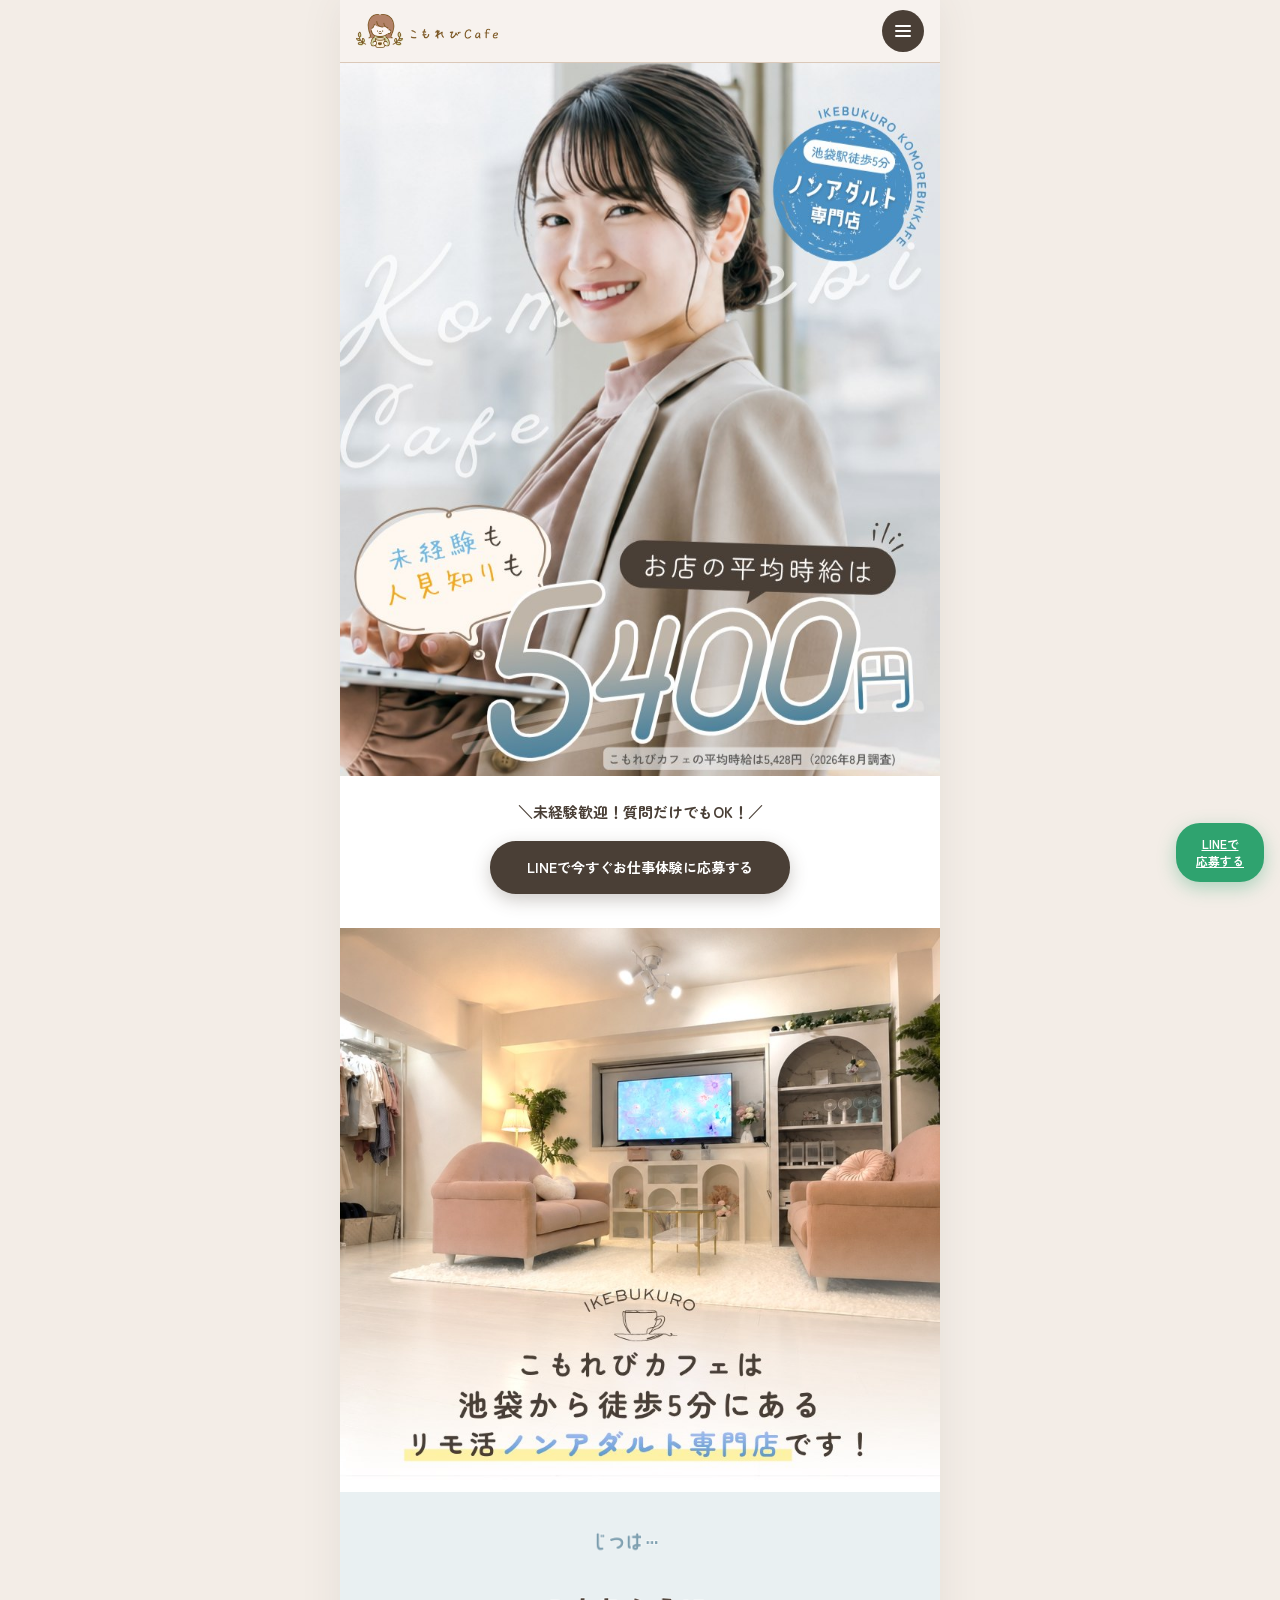
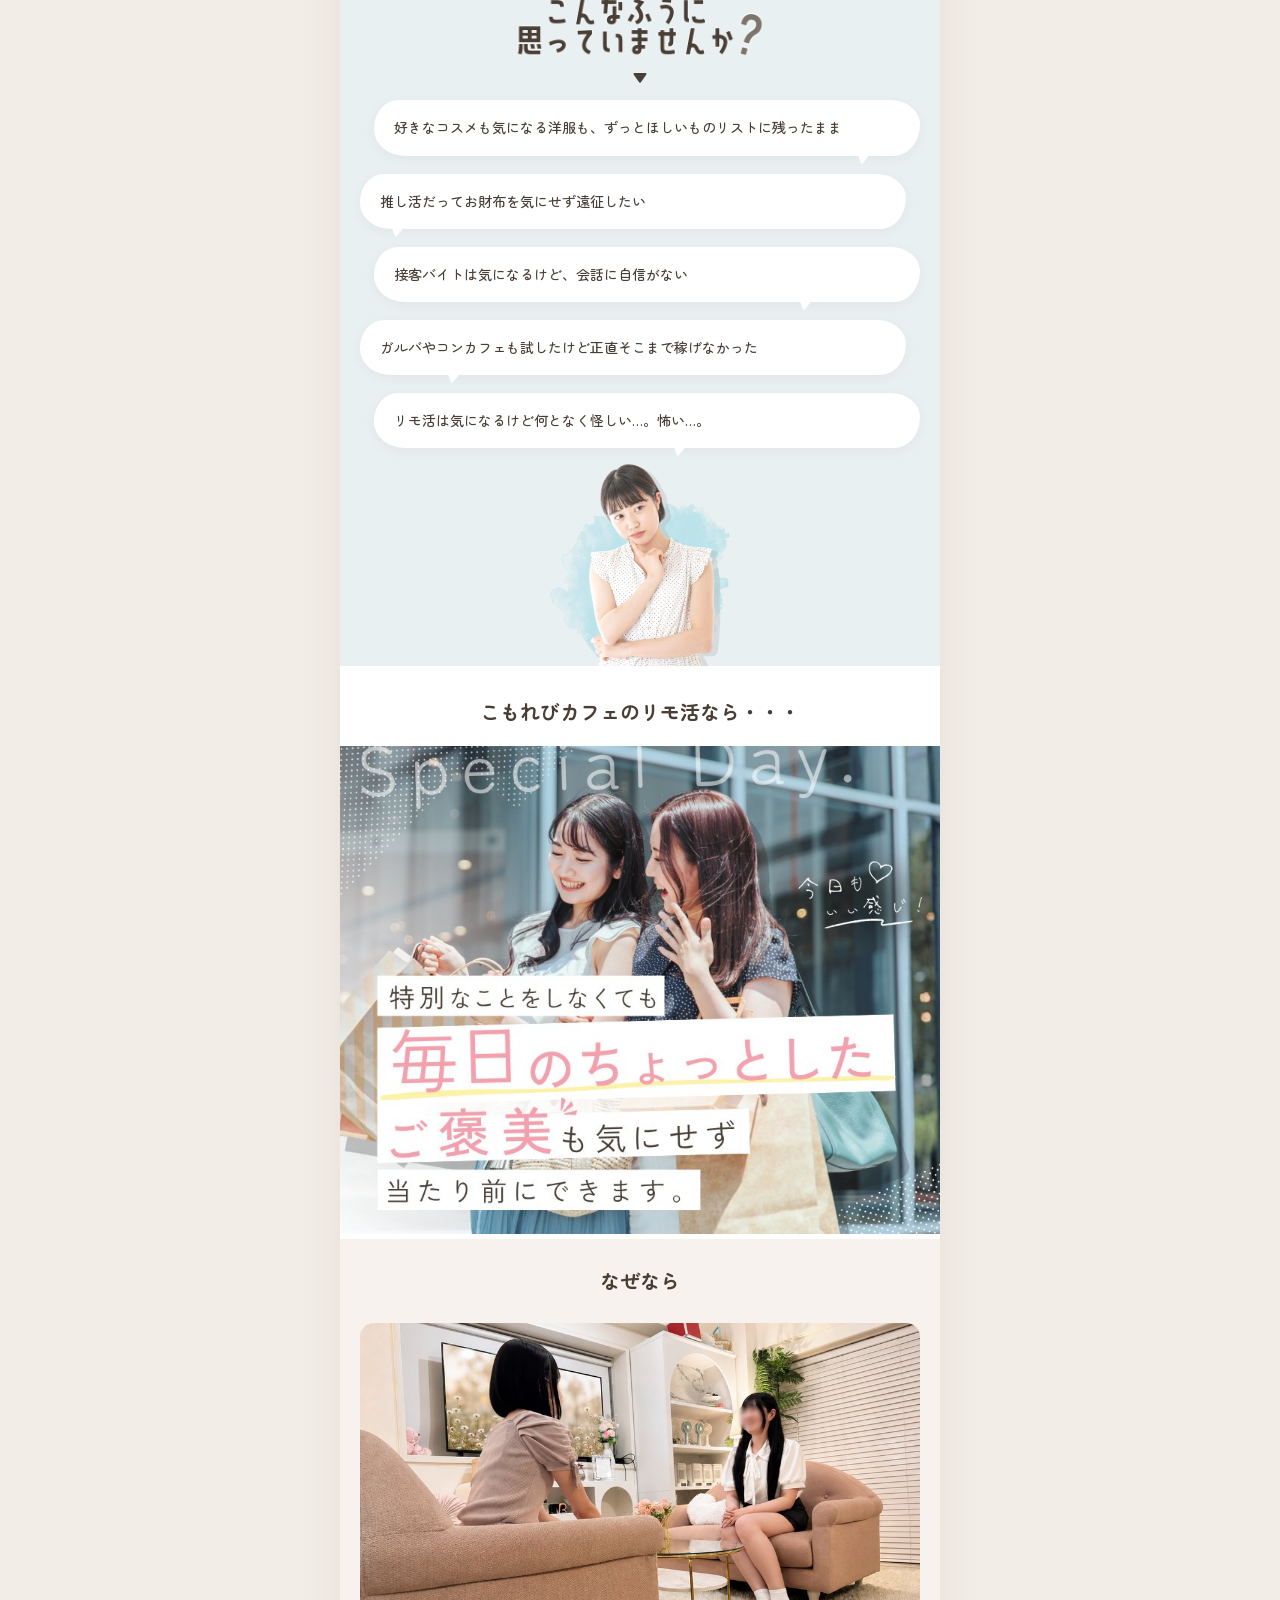
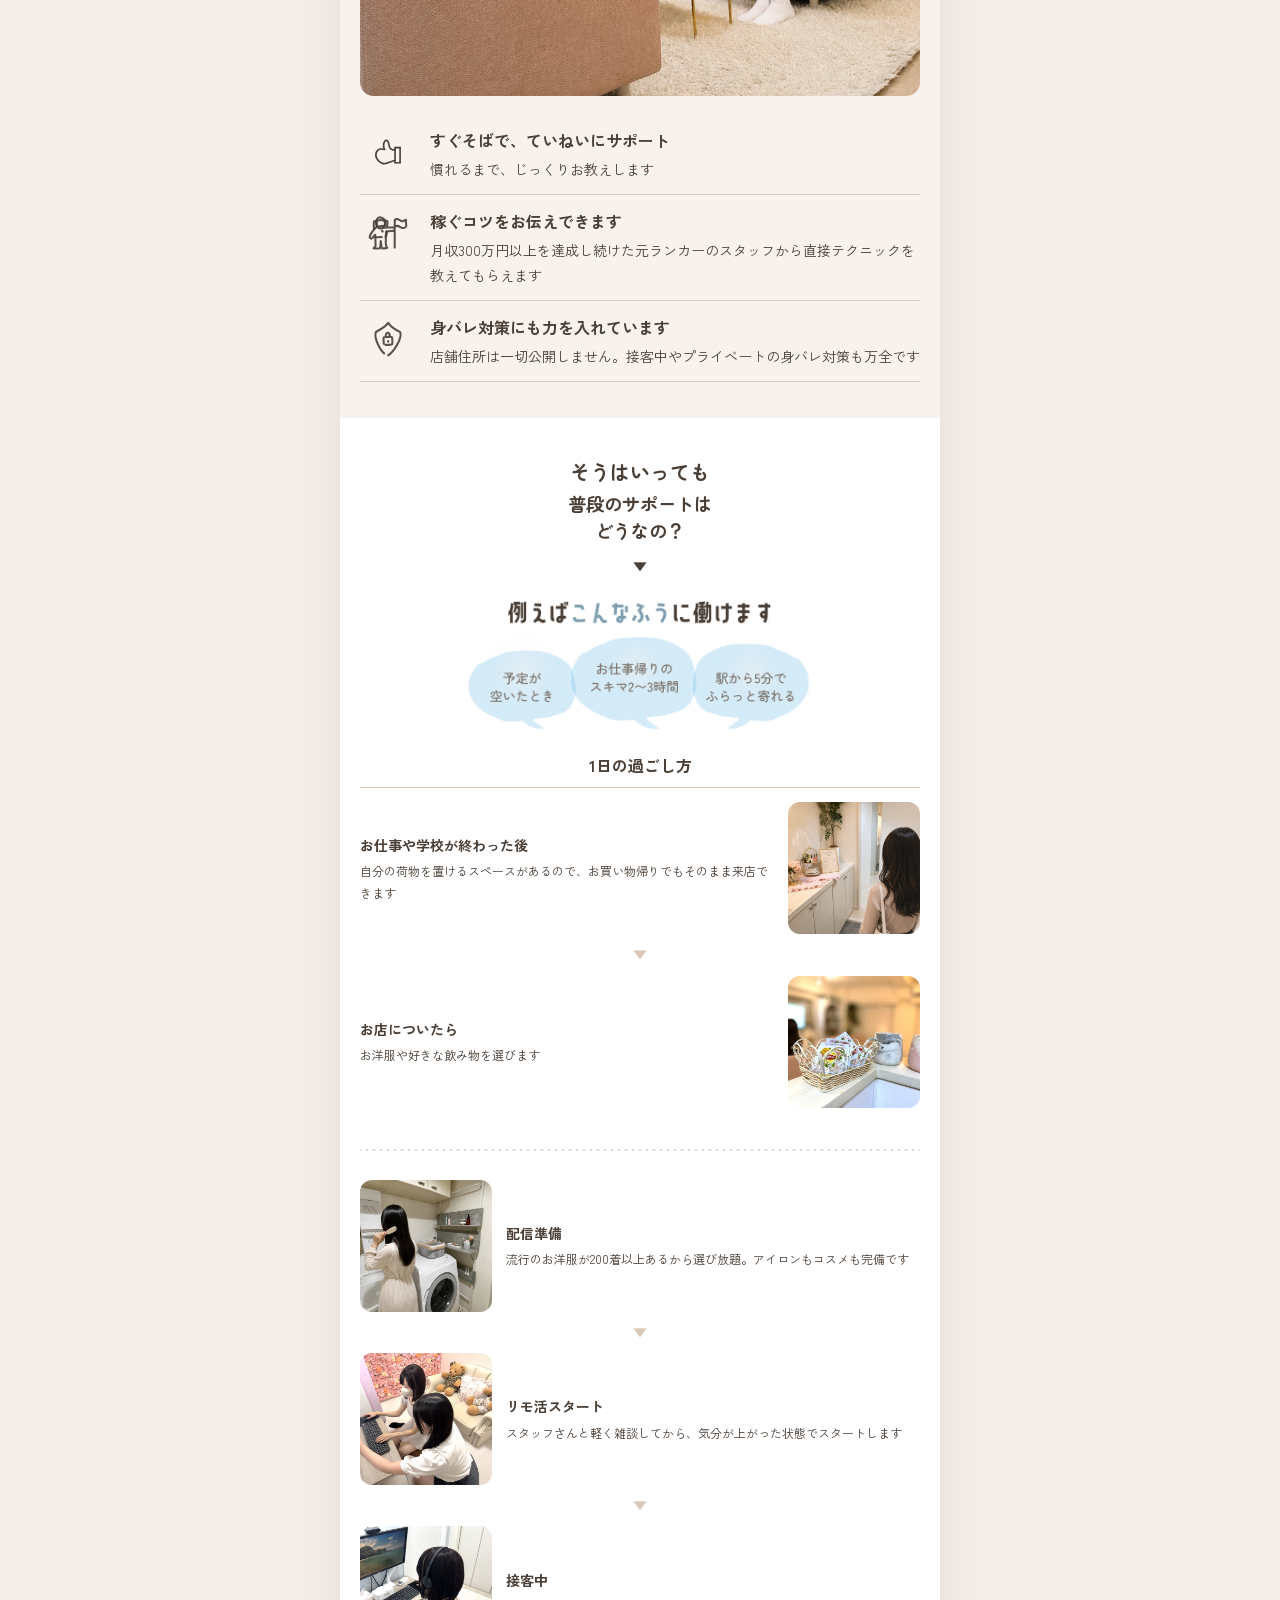
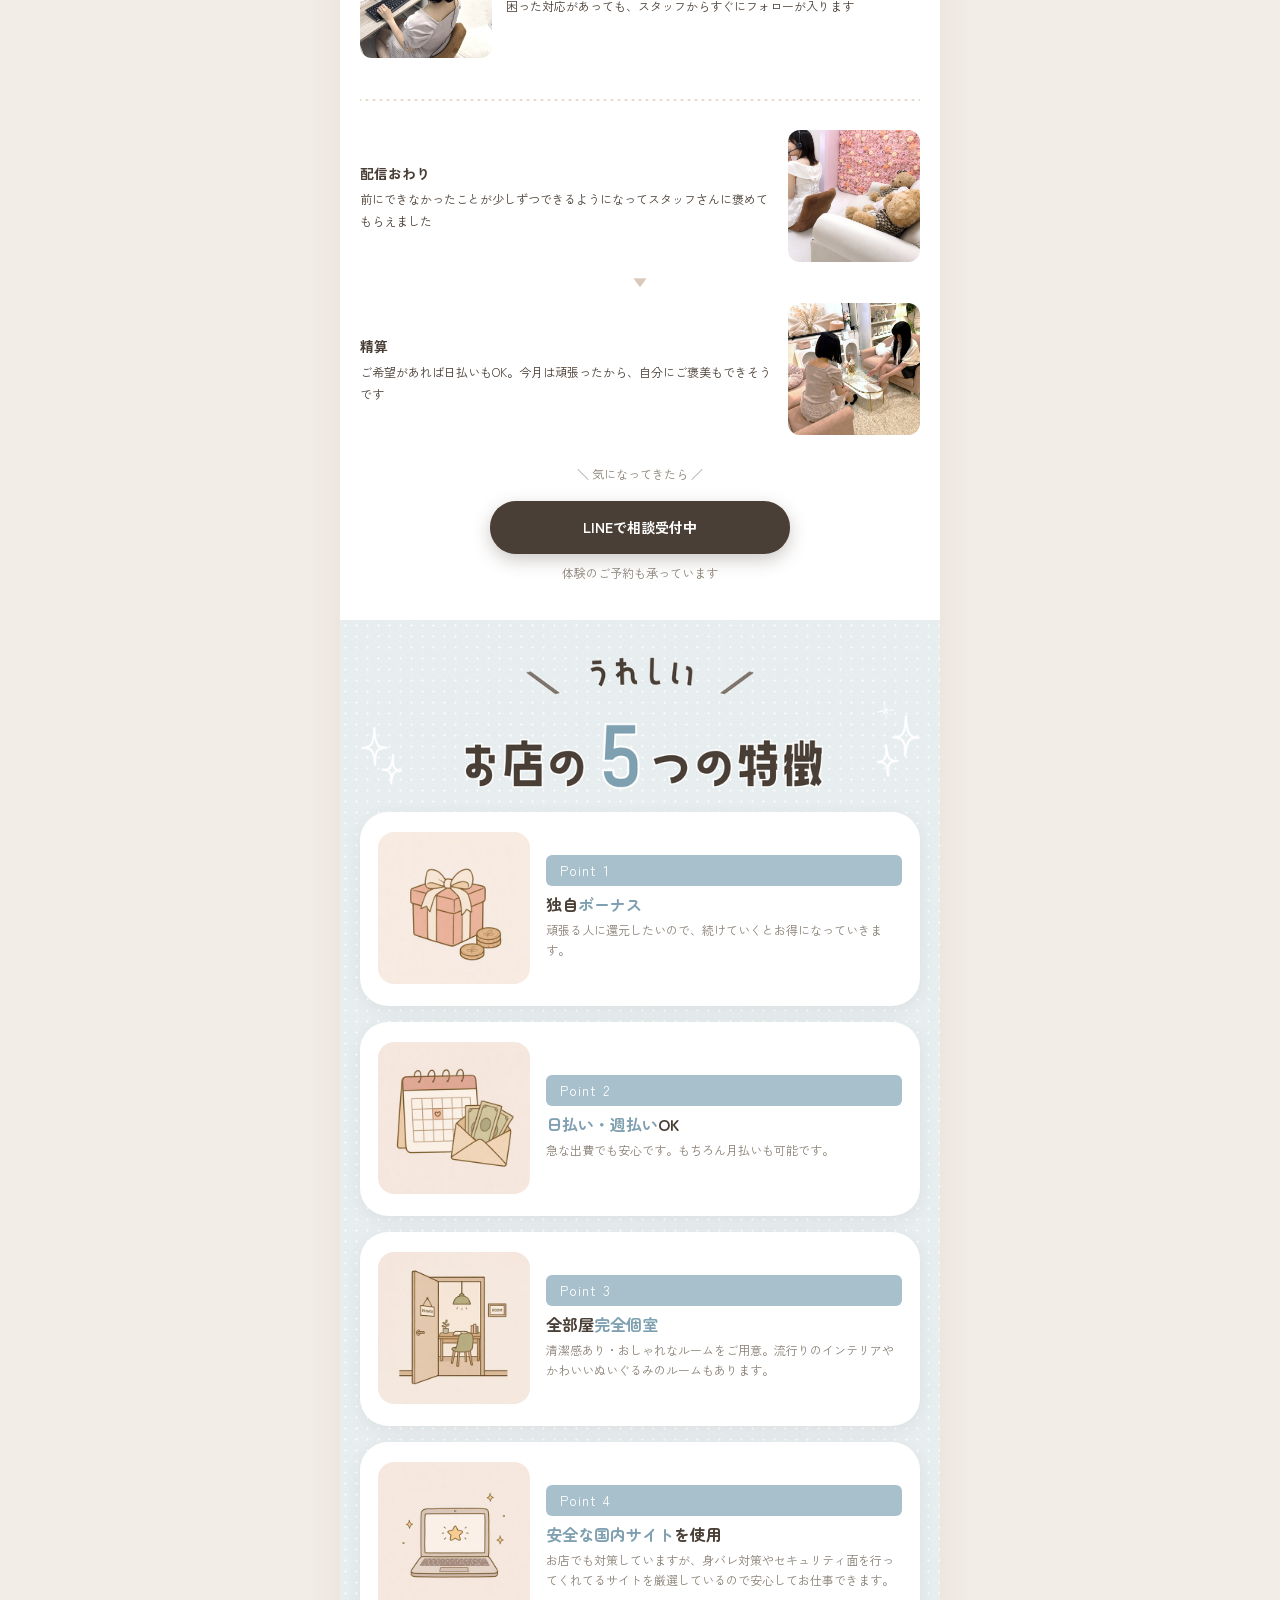
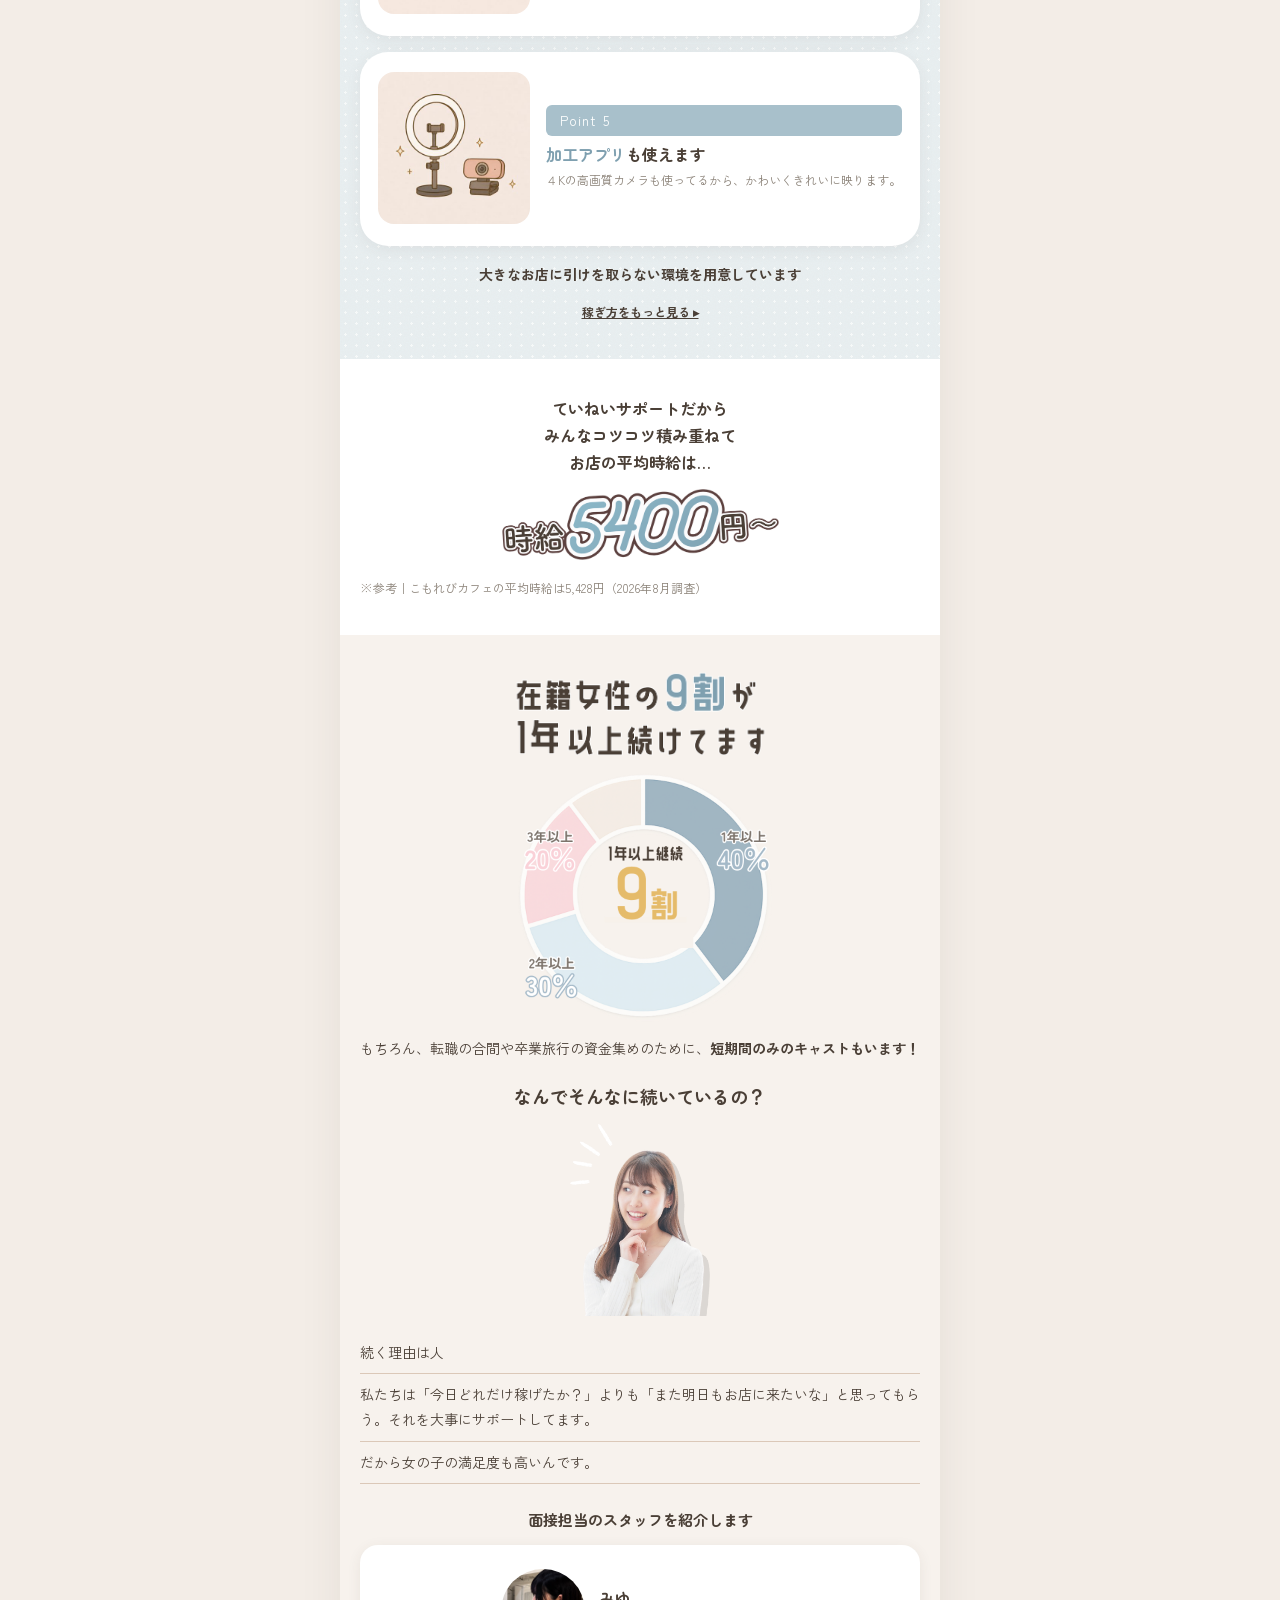
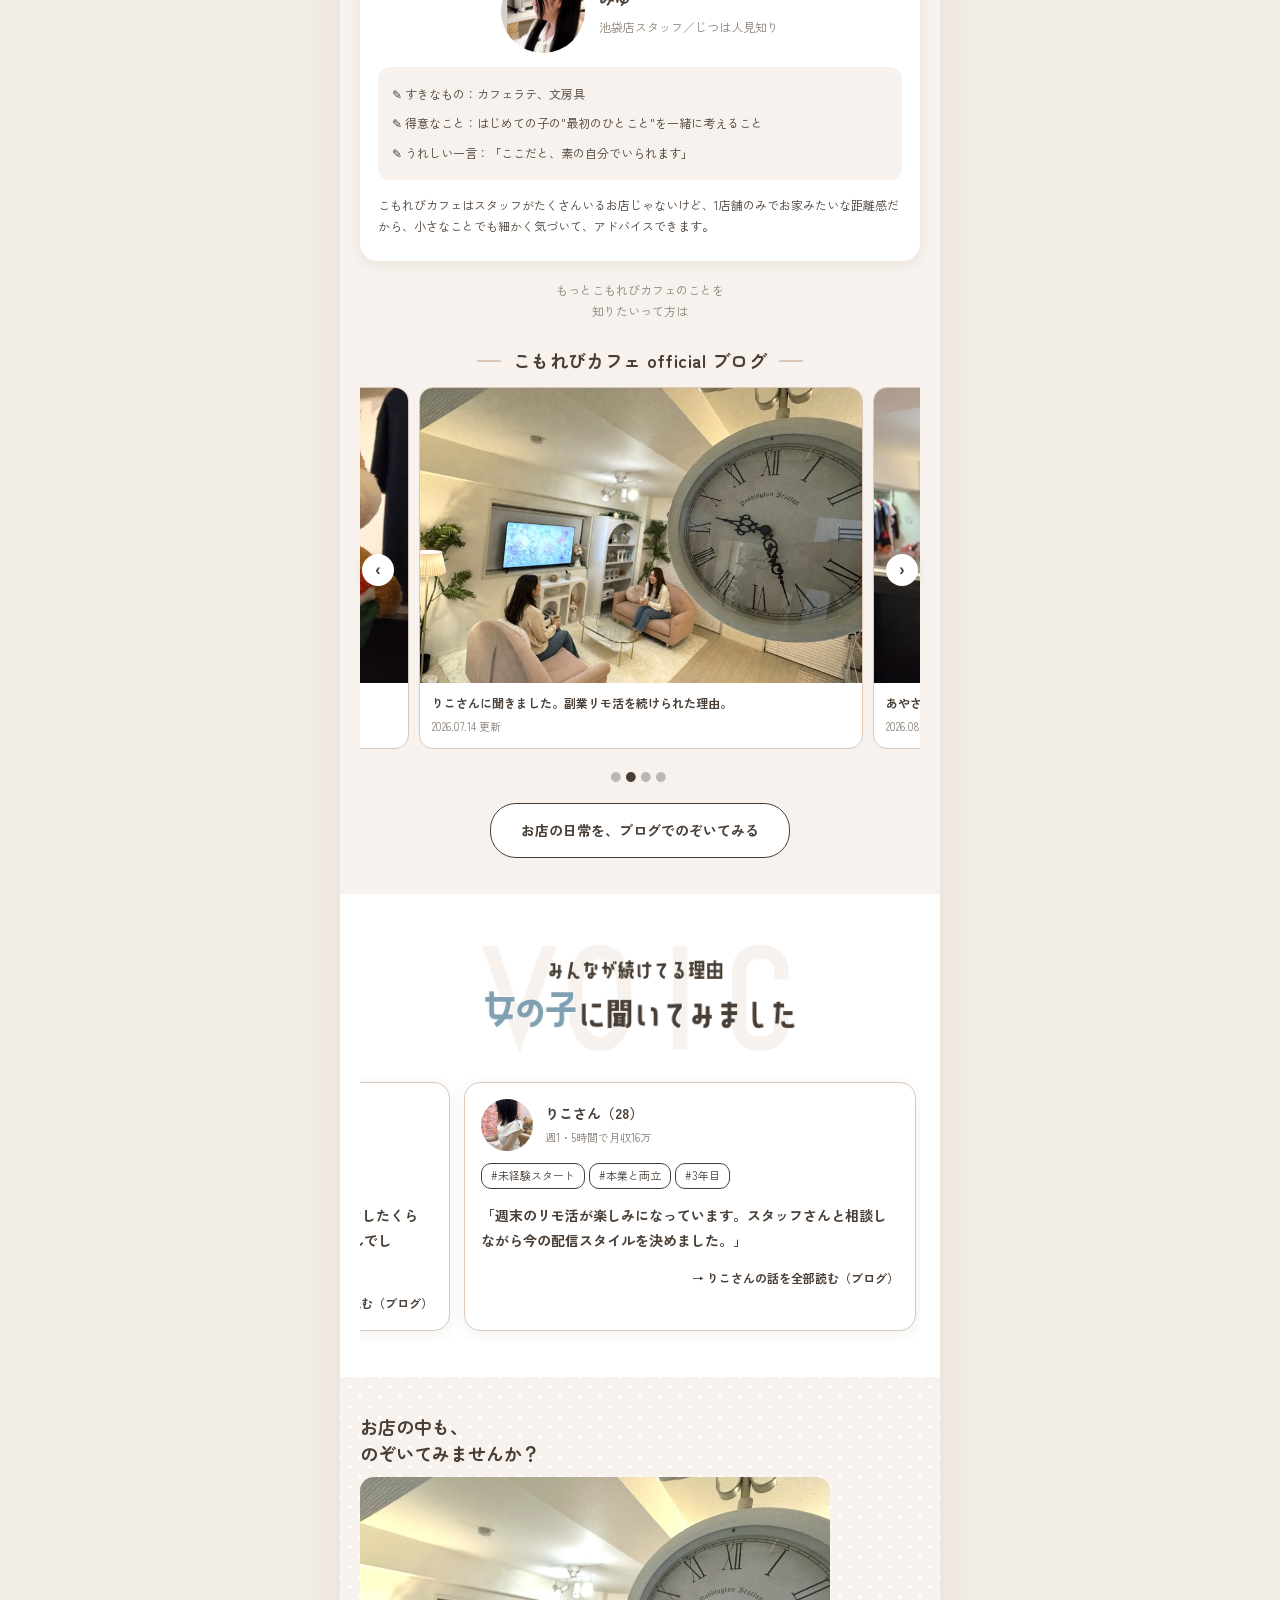
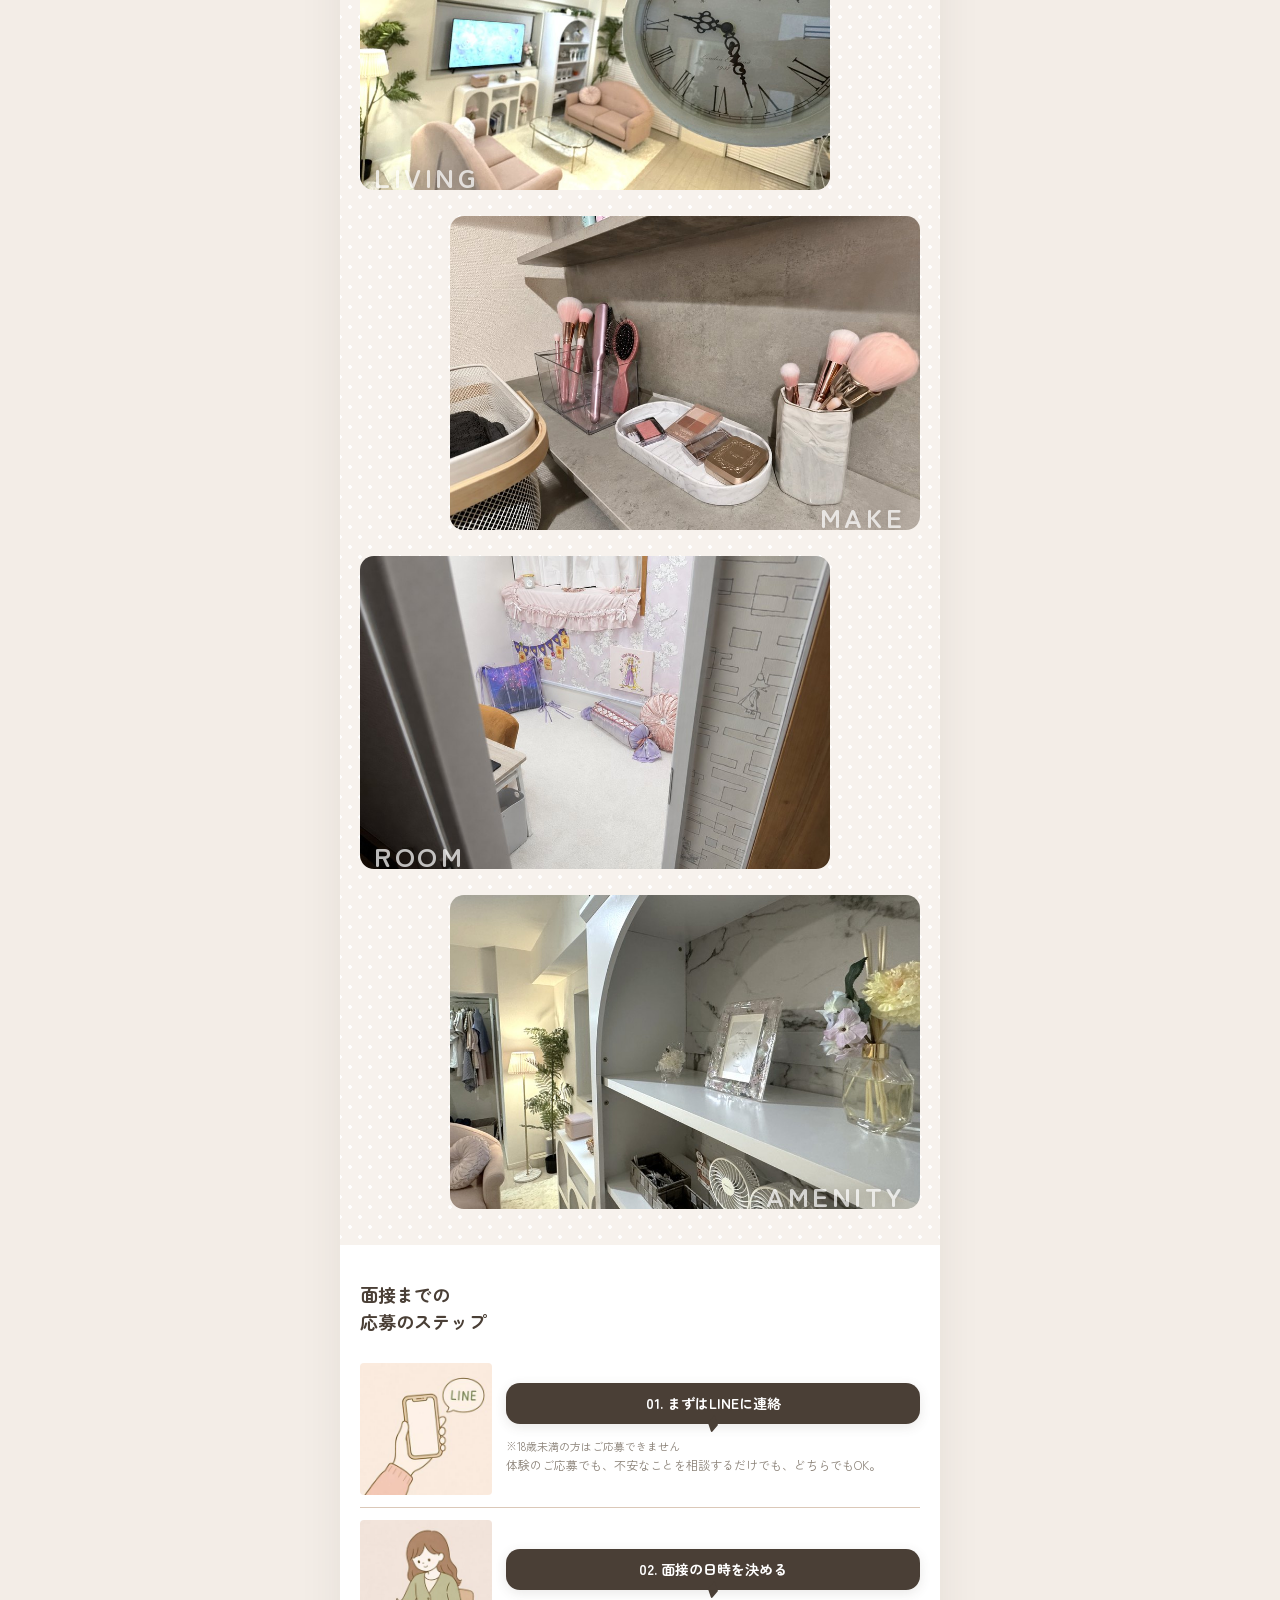
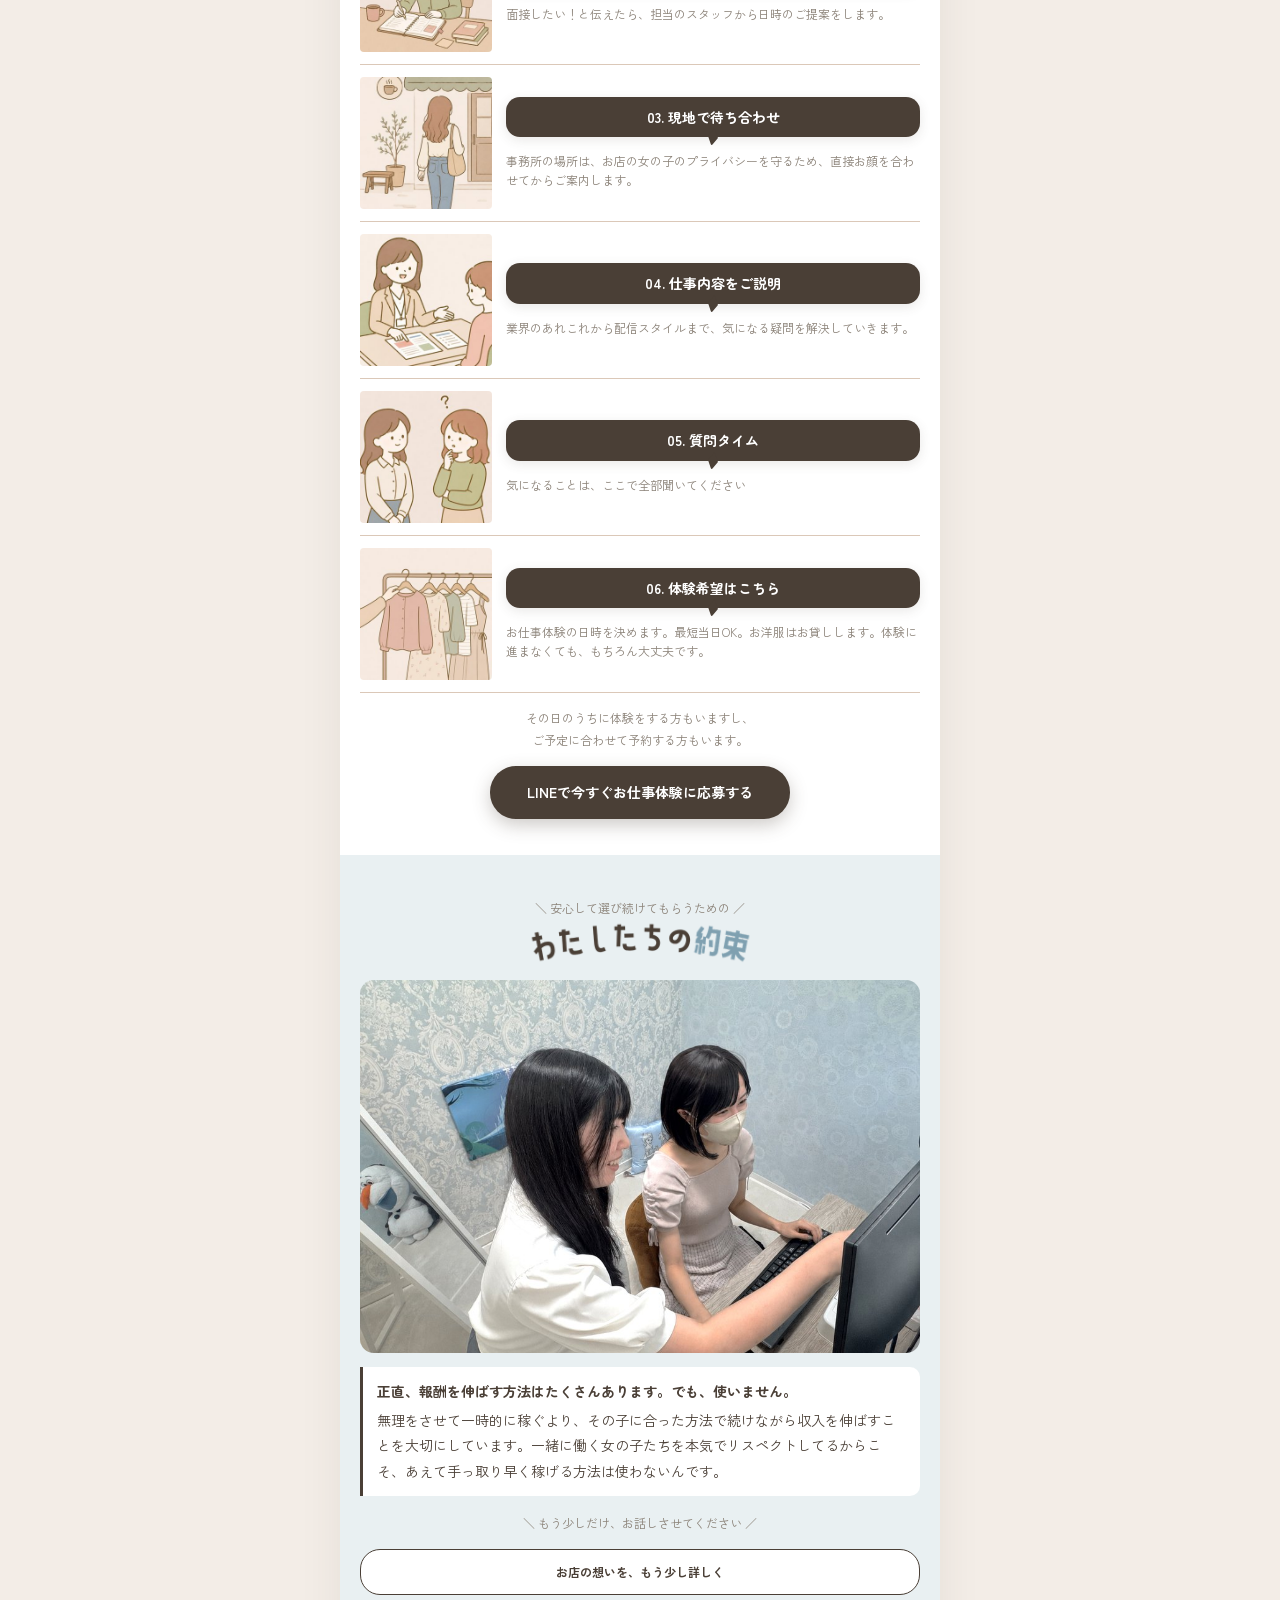
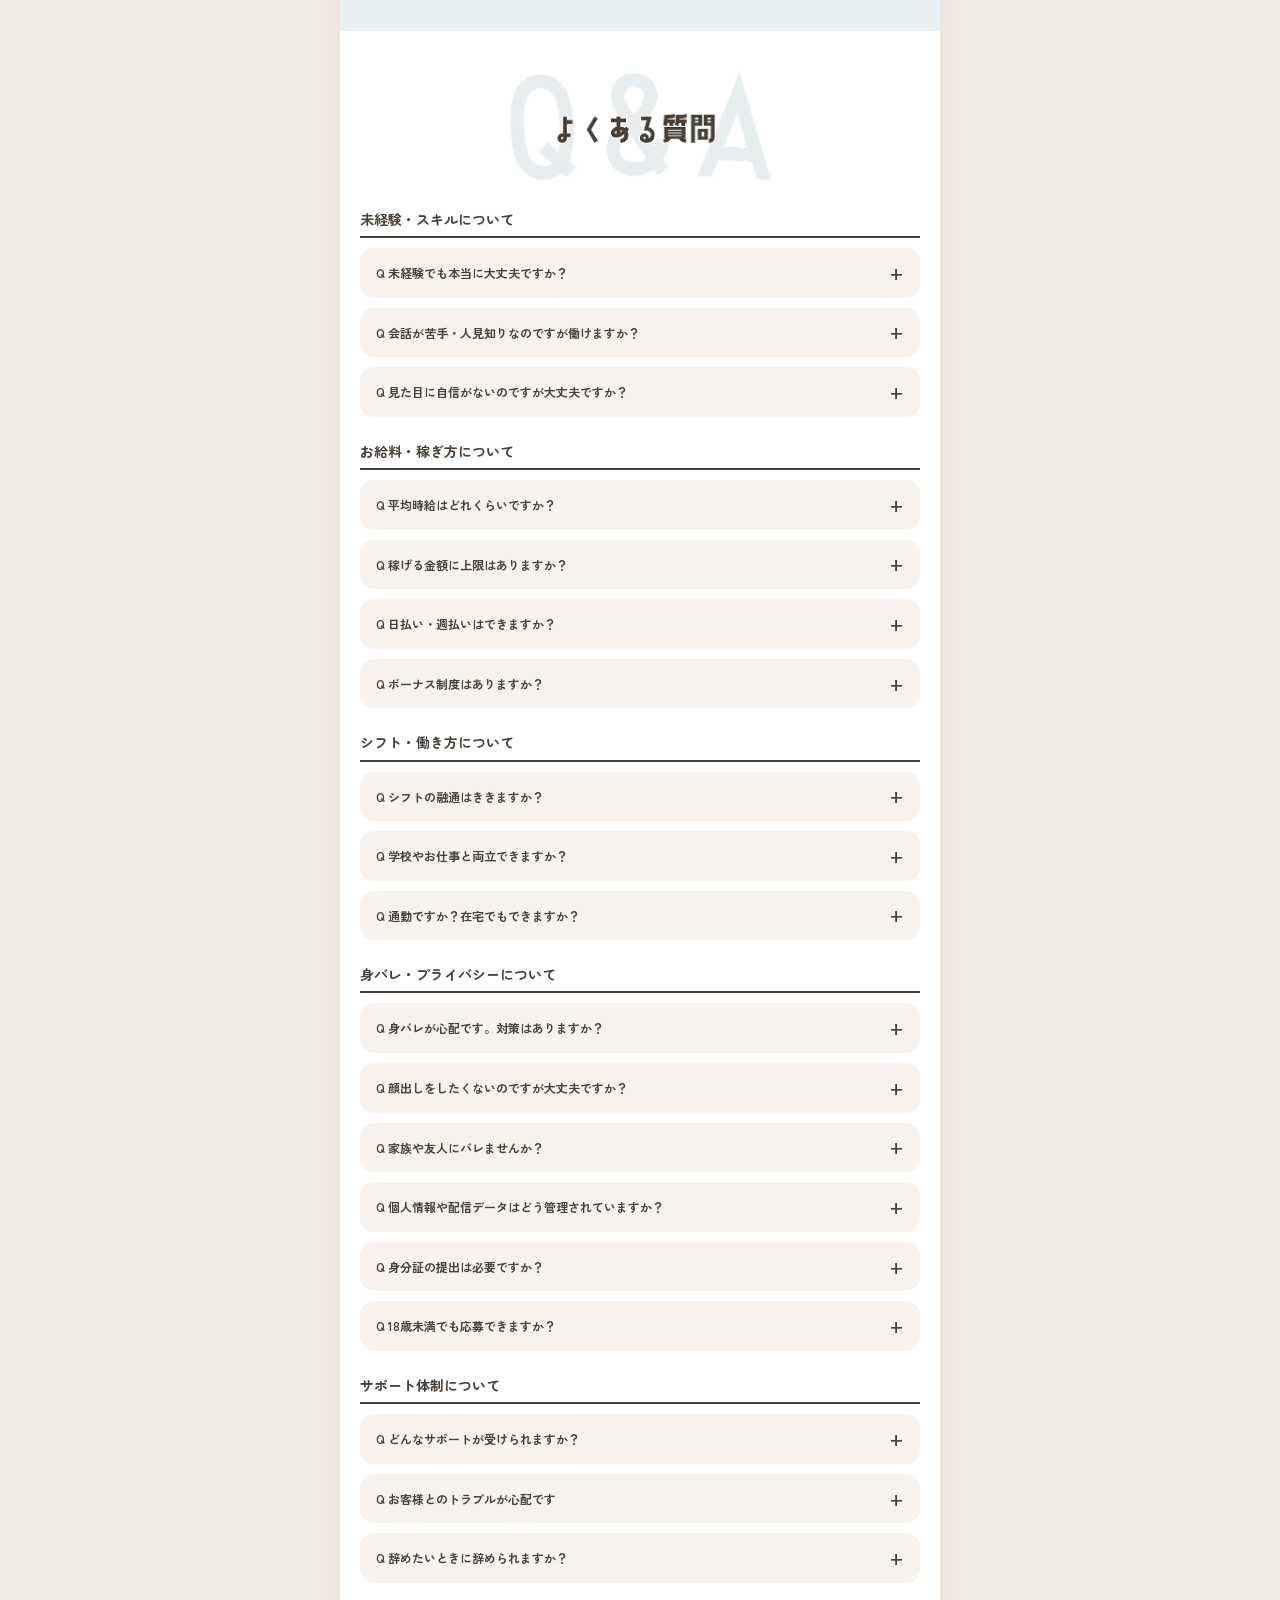
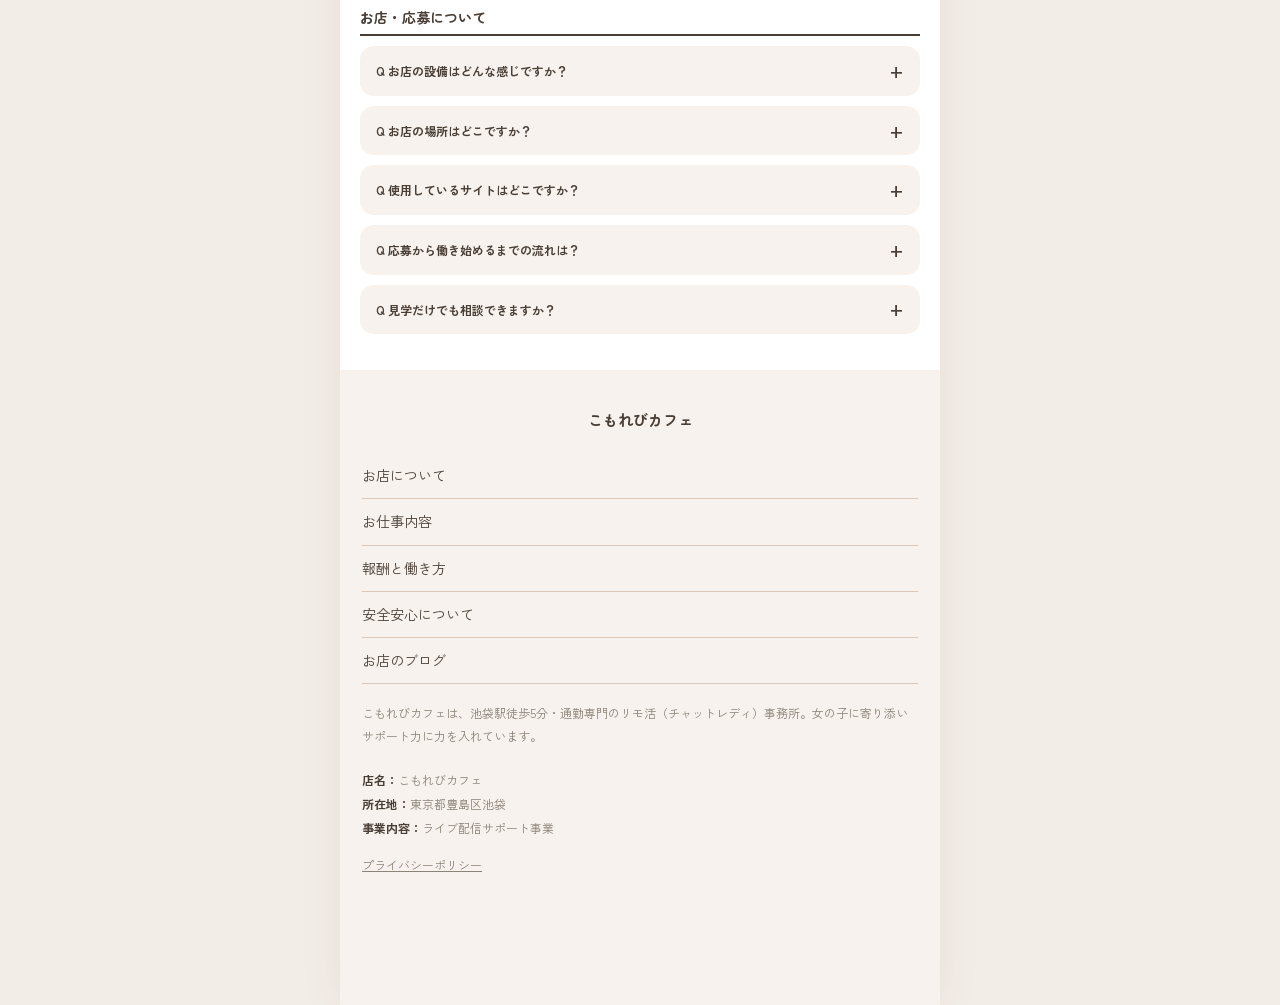
<file: index.html>
<!DOCTYPE html>

<html lang="ja">
<head>
<!-- Google Tag Manager -->
<script>(function(w,d,s,l,i){w[l]=w[l]||[];w[l].push({'gtm.start':
new Date().getTime(),event:'gtm.js'});var f=d.getElementsByTagName(s)[0],
j=d.createElement(s),dl=l!='dataLayer'?'&l='+l:'';j.async=true;j.src=
'https://www.googletagmanager.com/gtm.js?id='+i+dl;f.parentNode.insertBefore(j,f);
})(window,document,'script','dataLayer','GTM-PHS9LXJQ');</script>
<!-- End Google Tag Manager -->			
<meta charset="utf-8"/>
<meta content="width=device-width, initial-scale=1.0" name="viewport"/>
<title>池袋のリモ活バイト｜こもれびカフェ</title>
<link href="https://fonts.googleapis.com" rel="preconnect"/>
<link crossorigin="" href="https://fonts.gstatic.com" rel="preconnect"/>
<link href="https://fonts.googleapis.com/css2?family=Zen+Kaku+Gothic+New:wght@400;500;700&amp;family=Zen+Maru+Gothic:wght@400;700;900&amp;display=swap" rel="stylesheet"/>

<link href="css/style.css" rel="stylesheet"/><link href="images/favicon.png" rel="icon"/></head>
<body>
<!-- Google Tag Manager (noscript) -->
<noscript><iframe src="https://www.googletagmanager.com/ns.html?id=GTM-PHS9LXJQ"
height="0" width="0" style="display:none;visibility:hidden"></iframe></noscript>
<!-- End Google Tag Manager (noscript) -->
<div class="phone">
<!-- ヘッダー -->
<header class="hd">
<div class="hlogo">
<a href="/"><img alt="こもれびカフェ" src="images/logo_wide.png"/> </div></a>
<div class="menubtn" id="menuBtn" onclick="toggleMenu()"><span></span><span></span><span></span></div>
</header>
<!-- ①ヒーロー -->
<section class="hero">
<img alt="池袋こもれびカフェ｜池袋駅徒歩5分・ノンアダルト専門店｜未経験も人見知りも｜お店の平均時給は5400円" src="images/top-01.jpg" style="width:100%;display:block;"/>
<div class="hero-copy">
<p class="cta-lead">＼未経験歓迎！質問だけでもOK！／</p>
<a class="btn" href="#line">LINEで今すぐお仕事体験に応募する</a>
</div>
</section>
<img alt="こもれびカフェは池袋から徒歩5分にあるリモ活ノンアダルト専門店です" src="images/top-02.jpg" style="width:100%;display:block;"/>
<!-- ②悩み共感 -->
<section class="nayami" style="background:var(--blue);padding-bottom:0;">
<div class="scroll-prompt"><img alt="実は… こんなふうに思っていませんか？" src="images/top-03.png" style="width:256px;max-width:100%;margin:0 auto;display:block;"/><span class="chev">▼</span></div>
<div class="worry-set">
<div class="bubbles">
<div class="bubble">好きなコスメも気になる洋服も、ずっとほしいものリストに残ったまま</div>
<div class="bubble">推し活だってお財布を気にせず遠征したい</div>
<div class="bubble">接客バイトは気になるけど、会話に自信がない</div>
<div class="bubble">ガルバやコンカフェも試したけど正直そこまで稼げなかった</div>
<div class="bubble">リモ活は気になるけど何となく怪しい…。怖い…。</div>
</div>
<img alt="不安げに考え込む女性" src="images/top-04.png" style="width:180px;margin:16px auto 0;display:block;"/>
</div>
</section>
<!-- ③憧れ -->
<section class="akogare" style="background:#fff;padding:28px 20px 0;">
<div class="resolve" style="margin-top:0;">こもれびカフェのリモ活なら・・・</div>
<img alt="特別なことをしなくても、毎日のちょっとしたご褒美も気にせず当たり前にできます" src="images/top-05.jpg" style="width:calc(100% + 40px);max-width:none;margin:16px -20px -1px;display:block;"/>
</section>
<!-- ④3つの安心 -->
<section class="checks" style="background:var(--base-light);padding-top:24px;">
<h2 class="tsunagi">なぜなら</h2>
<img alt="スタッフがそばで優しくサポートしている様子" src="images/top-06.jpg" style="width:100%;aspect-ratio:3/2;height:auto;border-radius:14px;margin:24px 0 18px;object-fit:cover;display:block;"/>
<div>
<div class="item"><div class="micon"><!DOCTYPE svg  PUBLIC '-//W3C//DTD SVG 1.1//EN'  'http://www.w3.org/Graphics/SVG/1.1/DTD/svg11.dtd'>

<svg aria-label="手ぐっと" enable-background="new 0 0 64 64" fill="#4A3F36" height="52" id="Layer_1" version="1.1" viewbox="0 0 64 64" width="52" xml:space="preserve" xmlns="http://www.w3.org/2000/svg" xmlns:xlink="http://www.w3.org/1999/xlink">
<g>
<path d="M27.366,47.291c-0.791,0-1.587-0.095-2.388-0.315c-3.033-0.838-5.895-3.309-7.653-6.611   c-1.753-3.291-1.861-8.182,1.325-11.161c2.929-2.74,6.932-1.862,9.581-1.28c0.54,0.118,0.881,0.651,0.762,1.19   c-0.119,0.54-0.649,0.881-1.191,0.763c-2.964-0.649-5.791-1.081-7.786,0.788c-2.451,2.292-2.321,6.142-0.926,8.761   c1.506,2.826,3.906,4.929,6.42,5.623c2.829,0.782,5.798-0.458,8.669-1.656c0.855-0.357,1.739-0.726,2.597-1.029   c1.348-0.479,2.492-0.777,3.599-0.939c0.545-0.084,1.054,0.298,1.134,0.844c0.08,0.547-0.298,1.055-0.844,1.135   c-0.974,0.144-1.998,0.412-3.22,0.846c-0.807,0.285-1.626,0.628-2.495,0.99C32.61,46.214,30.028,47.291,27.366,47.291z"></path>
</g>
<g>
<path d="M40.689,30.514c-0.031,0-0.063-0.001-0.094-0.004c-0.299-0.028-0.597-0.059-0.896-0.093   c-1.922-0.216-4.556-0.511-6.074-2.828c-0.854-1.305-1.119-2.809-1.375-4.264c-0.154-0.872-0.299-1.695-0.562-2.426   c-0.91-2.529-1.688-2.258-2.106-2.106c-1.046,0.372-1.727,2.306-1.938,4.056c-0.221,1.839,0.173,3.723,0.632,5.484   c0.139,0.534-0.181,1.08-0.716,1.22c-0.538,0.137-1.081-0.182-1.22-0.716c-0.508-1.952-0.943-4.057-0.682-6.227   c0.171-1.428,0.832-4.841,3.252-5.702c2.038-0.727,3.607,0.389,4.659,3.315c0.321,0.891,0.488,1.838,0.649,2.755   c0.232,1.313,0.45,2.555,1.079,3.515c0.929,1.417,2.573,1.706,4.626,1.937c0.286,0.033,0.572,0.062,0.857,0.088   c0.55,0.052,0.954,0.539,0.902,1.089C41.635,30.125,41.199,30.514,40.689,30.514z"></path>
</g>
<g>
<path d="M40.688,46.211c-0.001,0-0.003,0-0.004,0c-0.552-0.003-0.998-0.452-0.996-1.005c0.008-1.823,0.004-9.474,0.001-14.716   l-0.002-3.896c0-0.552,0.447-1,1-1c0.553,0,1,0.447,1,1l0.002,3.896c0.002,5.245,0.007,12.901-0.001,14.727   C41.686,45.767,41.239,46.211,40.688,46.211z"></path>
</g>
<g>
<path d="M46.892,46.211c-0.001,0-0.003,0-0.004,0c-0.552-0.003-0.998-0.452-0.996-1.005c0.008-1.823,0.004-9.474,0.001-14.716   l-0.002-3.896c0-0.552,0.447-1,1-1c0.553,0,1,0.447,1,1l0.002,3.896c0.002,5.245,0.007,12.901-0.001,14.727   C47.889,45.767,47.442,46.211,46.892,46.211z"></path>
</g>
<g>
<path d="M42.773,46.211h-2.085c-0.552,0-1-0.447-1-1s0.448-1,1-1h6.205h0c0.552,0,1,0.447,1,1c0,0.552-0.447,1-1,1H42.773z"></path>
</g>
<g>
<path d="M42.778,27.594h-2.085c-0.552,0-1-0.447-1-1s0.448-1,1-1h6.205h0c0.552,0,1,0.447,1,1c0,0.552-0.447,1-1,1H42.778z"></path>
</g>
</svg></div><div><b>すぐそばで、ていねいにサポート</b>慣れるまで、じっくりお教えします</div></div>
<div class="item"><div class="micon"><svg aria-label="宇宙服" fill="none" height="52" viewbox="0 0 400 400" width="52" xmlns="http://www.w3.org/2000/svg">
<path d="M109.204 116.04C109.856 104.937 114.459 91.0639 124.389 84.532C149.346 68.1167 185.922 99.5825 179.884 126.37C167.112 183.078 107.635 172.894 107.635 119.658" stroke="#4A3F36" stroke-linecap="round" stroke-linejoin="round" stroke-opacity="0.9" stroke-width="16"></path>
<path d="M111.107 107.046C137.893 99.7483 173.805 88.7475 177.821 125.96C178.258 130 181.417 138.454 177.299 141.634C171.5 146.106 149.749 146.966 142.626 147.577C107.546 150.586 116.07 145.044 113.209 109.745" stroke="#4A3F36" stroke-linecap="round" stroke-linejoin="round" stroke-opacity="0.9" stroke-width="16"></path>
<path d="M109.361 155.227C90.6007 171.429 58.0005 215.539 59.0235 231.371C59.1572 233.441 67.1497 243.161 72.986 243.161C76.8768 243.161 86.3419 233.201 101.381 213.281C103.497 255.894 104.555 285.009 104.555 300.625C104.555 304.256 88.4021 313.131 88.4021 318.184C88.4021 320.986 131.649 318.761 135.971 318.184C140.107 317.631 142.813 299.111 144.09 262.621C148.723 298.569 151.617 317.09 152.77 318.184C156.387 321.614 190.621 316.543 194.43 314.654C195.4 314.171 188.531 304.983 186.769 302.681C180.206 294.106 183.944 191.802 186.248 187.678C187.49 185.456 232.973 184.299 243.08 183.386" stroke="#4A3F36" stroke-linecap="round" stroke-linejoin="round" stroke-opacity="0.9" stroke-width="16"></path>
<path d="M164.344 158.896C189.971 155.887 215.886 158.179 241.885 158.179" stroke="#4A3F36" stroke-linecap="round" stroke-linejoin="round" stroke-opacity="0.9" stroke-width="16"></path>
<path d="M252.151 105.461C250.439 174.256 252.897 246.559 251.293 312.624" stroke="#4A3F36" stroke-linecap="round" stroke-linejoin="round" stroke-opacity="0.9" stroke-width="16"></path>
<path d="M252.301 100.057C271.672 77.4289 290.547 106.942 311.024 109.504C323.717 111.095 329.106 98.4787 338.288 98.4787C338.478 98.4787 338.288 112.355 338.288 113.178C338.288 134.037 349.261 159.511 319.413 162.001C287.84 164.636 291.695 135.415 257.076 148.023" stroke="#4A3F36" stroke-linecap="round" stroke-linejoin="round" stroke-opacity="0.9" stroke-width="16"></path>
<path d="M152.771 230.453C136.373 230.895 120.135 231.503 104.163 232.768" stroke="#4A3F36" stroke-linecap="round" stroke-linejoin="round" stroke-opacity="0.9" stroke-width="16"></path>
<path d="M93.0037 171.429C91.849 151.294 87.2409 123.869 93.0037 111.649C95.0912 107.223 98.8006 108.786 104.159 107.776" stroke="#4A3F36" stroke-linecap="round" stroke-linejoin="round" stroke-opacity="0.9" stroke-width="16"></path>
<path d="M182.861 107.008C203.325 97.5669 195.903 133.85 193.171 148.283" stroke="#4A3F36" stroke-linecap="round" stroke-linejoin="round" stroke-opacity="0.9" stroke-width="16"></path>
<path d="M190.963 186.475C189.394 209.589 193.925 222.362 181.704 226.981" stroke="#4A3F36" stroke-linecap="round" stroke-linejoin="round" stroke-opacity="0.9" stroke-width="16"></path>
<path d="M153.928 184.677C159.104 178.239 159.847 192.802 156.619 187.671" stroke="#4A3F36" stroke-linecap="round" stroke-linejoin="round" stroke-opacity="0.9" stroke-width="16"></path>
</svg></div><div><b>稼ぐコツをお伝えできます</b>月収300万円以上を達成し続けた元ランカーのスタッフから直接テクニックを教えてもらえます</div></div>
<div class="item"><div class="micon"><svg aria-label="セキュリティ" fill="none" height="52" viewbox="0 0 400 400" width="52" xmlns="http://www.w3.org/2000/svg">
<path d="M166.934 236.407C167.292 233.986 167.248 221.542 166.934 216.684C166.245 206.009 162.019 191.933 167.292 187.971C170.981 185.202 179.816 184.438 193.914 184.438C206.305 184.438 223.32 179.479 229.906 186.071C233.402 189.572 235.451 236.53 231.803 239.273C221.23 247.211 193.02 244.97 180.575 244.97" stroke="#4A3F36" stroke-linecap="round" stroke-linejoin="round" stroke-opacity="0.9" stroke-width="16"></path>
<path d="M182.664 175.08C186.298 141.021 213.049 146.837 213.049 175.08" stroke="#4A3F36" stroke-linecap="round" stroke-linejoin="round" stroke-opacity="0.9" stroke-width="16"></path>
<path d="M201.156 220.492C201.156 219.116 201.156 217.739 201.156 216.363" stroke="#4A3F36" stroke-linecap="round" stroke-linejoin="round" stroke-opacity="0.9" stroke-width="16"></path>
<path d="M170.599 310.965C146.483 292.883 88.5916 197.291 106.321 146.49C107.391 143.425 171.687 117.259 200.958 76C233.645 123.049 292.808 144.613 293.617 146.49C312.887 191.225 241.237 305.186 202.191 324.733" stroke="#4A3F36" stroke-linecap="round" stroke-linejoin="round" stroke-opacity="0.9" stroke-width="16"></path>
</svg></div><div><b>身バレ対策にも力を入れています</b>店舗住所は一切公開しません。接客中やプライベートの身バレ対策も万全です</div></div>
</div>
</section>
<!-- ⑤1日の過ごし方 -->
<section style="background:#fff;">
<p class="tsunagi">そうはいっても</p>
<h2 class="t-lg" style="text-align:center;">普段のサポートは<br/>どうなの？</h2>
<p style="text-align:center;font-size:14px;color:var(--accent);margin-top:8px;">▼</p>
<div style="margin-top:20px;"><img alt="例えばこんなふうに働けます：予定が空いたとき／お仕事帰りのスキマ2〜3時間／駅から5分でふらっと寄れる" src="images/top-07.png" style="width:352px;max-width:100%;margin:0 auto;display:block;"/></div>
<h2 class="t-sub" style="margin-top:20px;font-size:16px;text-align:center;border-bottom:1.5px solid var(--line);padding-bottom:8px;">1日の過ごし方</h2>
<div class="schedule">
<div class="sc-group">
<div class="sc-step rev"><img alt="1日の過ごし方 STEP1" src="images/top-08.jpg" style="width:132px;height:132px;object-fit:cover;border-radius:12px;flex-shrink:0;display:block;"/><div class="body"><b>お仕事や学校が終わった後</b>自分の荷物を置けるスペースがあるので、お買い物帰りでもそのまま来店できます</div></div>
<div class="sc-arrow">▼</div>
<div class="sc-step rev"><img alt="1日の過ごし方 STEP2" src="images/top-09.jpg" style="width:132px;height:132px;object-fit:cover;border-radius:12px;flex-shrink:0;display:block;"/><div class="body"><b>お店についたら</b>お洋服や好きな飲み物を選びます</div></div>
</div>
<div class="sc-group">
<div class="sc-step"><img alt="1日の過ごし方 STEP3" src="images/top-10.jpg" style="width:132px;height:132px;object-fit:cover;border-radius:12px;flex-shrink:0;display:block;"/><div class="body"><b>配信準備</b>流行のお洋服が200着以上あるから選び放題。アイロンもコスメも完備です</div></div>
<div class="sc-arrow">▼</div>
<div class="sc-step"><img alt="1日の過ごし方 STEP4" src="images/top-11.jpg" style="width:132px;height:132px;object-fit:cover;border-radius:12px;flex-shrink:0;display:block;"/><div class="body"><b>リモ活スタート</b>スタッフさんと軽く雑談してから、気分が上がった状態でスタートします</div></div>
<div class="sc-arrow">▼</div>
<div class="sc-step"><img alt="1日の過ごし方 STEP5" src="images/top-12.jpg" style="width:132px;height:132px;object-fit:cover;border-radius:12px;flex-shrink:0;display:block;"/><div class="body"><b>接客中</b>困った対応があっても、スタッフからすぐにフォローが入ります</div></div>
</div>
<div class="sc-group">
<div class="sc-step rev"><img alt="1日の過ごし方 STEP6" src="images/top-13.jpg" style="width:132px;height:132px;object-fit:cover;border-radius:12px;flex-shrink:0;display:block;"/><div class="body"><b>配信おわり</b>前にできなかったことが少しずつできるようになってスタッフさんに褒めてもらえました</div></div>
<div class="sc-arrow">▼</div>
<div class="sc-step rev"><img alt="1日の過ごし方 STEP7" src="images/top-14.jpg" style="width:132px;height:132px;object-fit:cover;border-radius:12px;flex-shrink:0;display:block;"/><div class="body"><b>精算</b>ご希望があれば日払いもOK。今月は頑張ったから、自分にご褒美もできそうです</div></div>
</div>
</div>
<p class="small" style="text-align:center;margin-top:18px;">＼ 気になってきたら ／</p>
<a class="btn" href="#" id="line">LINEで相談受付中</a>
<p class="small" style="text-align:center;margin-top:8px;">体験のご予約も承っています</p>
</section>
<!-- ⑥5つの特徴 -->
<section class="feat-sec">
<h2 style="text-align:center;"><img alt="＼うれしい／ お店の5つの特徴" src="images/top-15.png" style="width:100%;max-width:560px;margin:0 auto;display:block;"/></h2>
<div class="feat-list">
<div class="feat-card">
<div class="frow">
<img alt="Point1のイラスト" src="images/top-16.jpg" style="width:152px;height:152px;object-fit:cover;border-radius:16px;flex-shrink:0;display:block;"/>
<div class="ftx">
<div class="feat-point">Point 1</div>
<b>独自<span class="hl">ボーナス</span></b>
<span class="desc">頑張る人に還元したいので、続けていくとお得になっていきます。</span>
</div>
</div>
</div>
<div class="feat-card">
<div class="frow">
<img alt="Point2のイラスト" src="images/top-17.jpg" style="width:152px;height:152px;object-fit:cover;border-radius:16px;flex-shrink:0;display:block;"/>
<div class="ftx">
<div class="feat-point">Point 2</div>
<b><span class="hl">日払い・週払い</span>OK</b>
<span class="desc">急な出費でも安心です。もちろん月払いも可能です。</span>
</div>
</div>
</div>
<div class="feat-card">
<div class="frow">
<img alt="Point3のイラスト" src="images/top-18.jpg" style="width:152px;height:152px;object-fit:cover;border-radius:16px;flex-shrink:0;display:block;"/>
<div class="ftx">
<div class="feat-point">Point 3</div>
<b>全部屋<span class="hl">完全個室</span></b>
<span class="desc">清潔感あり・おしゃれなルームをご用意。流行りのインテリアやかわいいぬいぐるみのルームもあります。</span>
</div>
</div>
</div>
<div class="feat-card">
<div class="frow">
<img alt="Point4のイラスト" src="images/top-19.jpg" style="width:152px;height:152px;object-fit:cover;border-radius:16px;flex-shrink:0;display:block;"/>
<div class="ftx">
<div class="feat-point">Point 4</div>
<b><span class="hl">安全な国内サイト</span>を使用</b>
<span class="desc">お店でも対策していますが、身バレ対策やセキュリティ面を行ってくれてるサイトを厳選しているので安心してお仕事できます。</span>
</div>
</div>
</div>
<div class="feat-card">
<div class="frow">
<img alt="Point5のイラスト" src="images/top-20.jpg" style="width:152px;height:152px;object-fit:cover;border-radius:16px;flex-shrink:0;display:block;"/>
<div class="ftx">
<div class="feat-point">Point 5</div>
<b><span class="hl">加工アプリ</span>も使えます</b>
<span class="desc">４Kの高画質カメラも使ってるから、かわいくきれいに映ります。</span>
</div>
</div>
</div>
</div>
<p class="feat-tail">大きなお店に引けを取らない環境を用意しています</p>
<a class="link-more" href="pay.html">稼ぎ方をもっと見る ▸</a>
</section>
<!-- 稼ぎ方 -->
<section id="kasegikata" style="background:#fff;">
<p style="text-align:center;font-family:'Zen Maru Gothic',sans-serif;font-size:16px;font-weight:700;line-height:1.7;">ていねいサポートだから<br/>みんなコツコツ積み重ねて<br/>お店の平均時給は…</p>
<img alt="時給5,400円〜" src="images/top-21.png" style="width:72%;max-width:280px;margin:10px auto 0;display:block;"/>
<p class="small" style="margin-top:14px;">※参考｜こもれびカフェの平均時給は5,428円（2026年8月調査）</p>
</section>
<!-- ⑦続く理由 -->
<section style="background:var(--base-light);">
<h2><img alt="在籍女性の9割が1年以上続けてます" src="images/top-22.png" style="width:259px;max-width:100%;margin:0 auto;display:block;"/></h2>
<img alt="継続率グラフ：1年以上継続9割（1年以上40%／2年以上30%／3年以上20%）" src="images/top-23.png" style="width:100%;max-width:400px;margin:16px auto 0;display:block;"/>
<p style="font-size:14px;line-height:1.8;margin-top:14px;">もちろん、転職の合間や卒業旅行の資金集めのために、<span class="mark">短期間のみのキャストもいます！</span></p>
<h2 class="t-lg" style="margin-top:22px;text-align:center;">なんでそんなに続いているの？</h2>
<img alt="笑顔で働く女性" src="images/top-24.png" style="width:140px;margin:14px auto 0;display:block;"/>
<ul class="why-list">
<li>続く理由は人</li>
<li>私たちは「今日どれだけ稼げたか？」よりも「また明日もお店に来たいな」と思ってもらう。それを大事にサポートしてます。</li>
<li>だから女の子の満足度も高いんです。</li>
</ul>
<p class="staff-card2-label">面接担当のスタッフを紹介します</p>
<div class="staff-card2">
<div class="staff-head">
<img alt="みゆ（池袋店スタッフ）" class="staff-photo" src="images/top-25.jpg"/>
<div>
<div class="staff-name">みゆ</div>
<div class="staff-role">池袋店スタッフ／じつは人見知り</div>
</div>
</div>
<ul class="staff-notes">
<li>✎ すきなもの：カフェラテ、文房具</li>
<li>✎ 得意なこと：はじめての子の"最初のひとこと"を一緒に考えること</li>
<li>✎ うれしい一言：「ここだと、素の自分でいられます」</li>
</ul>
<p class="staff-msg">こもれびカフェはスタッフがたくさんいるお店じゃないけど、1店舗のみでお家みたいな距離感だから、小さなことでも細かく気づいて、アドバイスできます。</p>
</div>
<p class="small" style="text-align:center;margin-top:18px;">もっとこもれびカフェのことを<br/>知りたいって方は</p>
<div class="blog-banner">
<p class="blog-banner-label">こもれびカフェ official ブログ</p>
<div class="blog-carousel">
<div class="blog-track" id="blogTrack">
<a class="blog-slide" href="blog.html#aya-article">
<img alt="あやさんに聞きました。続けられた理由。" src="images/top-26.jpg"/>
<div class="blog-slide-cap">
<p class="blog-slide-title">あやさんに聞きました。続けられた理由。</p>
<p class="blog-slide-date">2026.08.01 更新</p>
</div>
</a>
<a class="blog-slide" href="blog.html#riko-article">
<img alt="りこさんに聞きました。副業リモ活を続けられた理由。" src="images/top-29.jpg"/>
<div class="blog-slide-cap">
<p class="blog-slide-title">りこさんに聞きました。副業リモ活を続けられた理由。</p>
<p class="blog-slide-date">2026.07.14 更新</p>
</div>
</a>
</div>
<button aria-label="前の記事" class="blog-arrow prev" onclick="blogMove(-1)" type="button">‹</button>
<button aria-label="次の記事" class="blog-arrow next" onclick="blogMove(1)" type="button">›</button>
</div>
<p class="blog-dots" id="blogDots"><span class="on" data-i="0">●</span><span class="" data-i="1">●</span><span class="" data-i="2">●</span><span class="" data-i="3">●</span></p>
</div>
<a class="btn soft" href="blog.html" style="margin-top:16px;">お店の日常を、ブログでのぞいてみる</a>
</section>
<!-- ⑧女の子の声 -->
<section style="background:#fff;">
<h2><img alt="みんなが続けてる理由 女の子に聞いてみました" src="images/top-30.png" style="width:352px;max-width:100%;margin:0 auto;display:block;"/></h2>
<div class="voice-scroll" id="voiceScroll">
<a class="voice" href="blog.html#aya-article">
<div class="head"><img alt="インタビュー写真" src="images/top-31.jpg" style="width:52px;height:52px;border-radius:50%;object-fit:cover;flex-shrink:0;display:block;"/><div class="who">あやさん（24）<small>週3・5〜6時間で月収40万</small></div></div>
<div class="chips"><span>#未経験スタート</span><span>#2年目</span><span>#人見知り</span></div>
<div class="pull">「"できないことは断っていい"って言われて、拍子抜けしたくらい。短期バイトのつもりがこんなに続くとは思いませんでした。」</div>
<div class="more">→ あやさんの話を全部読む（ブログ）</div>
</a>
<a class="voice" href="blog.html#riko-article">
<div class="head"><img alt="インタビュー写真" src="images/top-32.jpg" style="width:52px;height:52px;border-radius:50%;object-fit:cover;flex-shrink:0;display:block;"/><div class="who">りこさん（28）<small>週1・5時間で月収16万</small></div></div>
<div class="chips"><span>#未経験スタート</span><span>#本業と両立</span><span>#3年目</span></div>
<div class="pull">「週末のリモ活が楽しみになっています。スタッフさんと相談しながら今の配信スタイルを決めました。」</div>
<div class="more">→ りこさんの話を全部読む（ブログ）</div>
</a>
</div>
</section>
<!-- ⑨店内紹介 -->
<section style="background-color:var(--base-light);background-image:radial-gradient(#fff 1.7px, transparent 2.1px),radial-gradient(#fff 1.7px, transparent 2.1px);background-size:20px 20px;background-position:0 0, 10px 10px;">
<h2 class="t-lg">お店の中も、<br/>のぞいてみませんか？</h2>
<div class="room-grid">
<div class="room-item"><div class="rwrap"><img alt="リビング" class="rimg" src="images/top-33.jpg"/><span class="rlabel">LIVING</span></div></div>
<div class="room-item"><div class="rwrap"><img alt="メイクルーム" class="rimg" src="images/top-34.jpg"/><span class="rlabel">MAKE</span></div></div>
<div class="room-item"><div class="rwrap"><img alt="配信ルーム" class="rimg" src="images/top-35.jpg"/><span class="rlabel">ROOM</span></div></div>
<div class="room-item"><div class="rwrap"><img alt="フードやアメニティ" class="rimg" src="images/top-36.jpg"/><span class="rlabel">AMENITY</span></div></div>
</div>
</section>
<!-- ⑩応募のステップ -->
<section style="background:#fff;">
<h2 class="t-lg">面接までの<br/>応募のステップ</h2>
<ol class="numlist">
<li><div class="step-row"><img alt="応募ステップ1" class="step-img" src="images/top-37.jpg" style="object-fit:cover;display:block;"/><div class="step-body"><b>01. まずはLINEに連絡</b><div class="caveat">※18歳未満の方はご応募できません</div>体験のご応募でも、不安なことを相談するだけでも、どちらでもOK。</div></div></li>
<li><div class="step-row"><img alt="応募ステップ2" class="step-img" src="images/top-38.jpg" style="object-fit:cover;display:block;"/><div class="step-body"><b>02. 面接の日時を決める</b>面接したい！と伝えたら、担当のスタッフから日時のご提案をします。</div></div></li>
<li><div class="step-row"><img alt="応募ステップ3" class="step-img" src="images/top-39.jpg" style="object-fit:cover;display:block;"/><div class="step-body"><b>03. 現地で待ち合わせ</b>事務所の場所は、お店の女の子のプライバシーを守るため、直接お顔を合わせてからご案内します。</div></div></li>
<!--<li><div class="step-row"><img alt="応募ステップ4" class="step-img" src="images/top-40.jpg" style="object-fit:cover;display:block;"/><div class="step-body"><b>04. 直接ご案内します</b>飲み物を飲みながら、簡単なカウンセリングシートを書いてもらいます。</div></div></li>-->
<li><div class="step-row"><img alt="応募ステップ5" class="step-img" src="images/top-41.jpg" style="object-fit:cover;display:block;"/><div class="step-body"><b>04. 仕事内容をご説明</b>業界のあれこれから配信スタイルまで、気になる疑問を解決していきます。</div></div></li>
<li><div class="step-row"><img alt="応募ステップ6" class="step-img" src="images/top-42.jpg" style="object-fit:cover;display:block;"/><div class="step-body"><b>05. 質問タイム</b>気になることは、ここで全部聞いてください</div></div></li>
<li><div class="step-row"><img alt="応募ステップ7" class="step-img" src="images/top-43.jpg" style="object-fit:cover;display:block;"/><div class="step-body"><b>06. 体験希望はこちら</b>お仕事体験の日時を決めます。最短当日OK。お洋服はお貸しします。体験に進まなくても、もちろん大丈夫です。</div></div></li>
</ol>
<p class="small" style="text-align:center;margin-top:14px;">その日のうちに体験をする方もいますし、<br/>ご予定に合わせて予約する方もいます。</p>
<a class="btn" href="#line">LINEで今すぐお仕事体験に応募する</a>
</section>
<!-- ⑪安心（アコーディオン） -->
<section style="background:var(--blue);">
<div class="anshin-card">
<p class="small" style="text-align:center;">＼ 安心して選び続けてもらうための ／</p>
<div class="t-main2"><img alt="わたしたちの約束" src="images/top-44.png" style="width:227px;max-width:100%;margin:0 auto;display:block;"/></div>
<img alt="スタッフの誠実な様子" src="images/top-45.jpg" style="width:100%;aspect-ratio:3/2;height:auto;border-radius:14px;margin:14px 0;object-fit:cover;display:block;"/>
<p class="teaser highlight"><strong>正直、報酬を伸ばす方法はたくさんあります。でも、使いません。</strong>無理をさせて一時的に稼ぐより、その子に合った方法で続けながら収入を伸ばすことを大切にしています。一緒に働く女の子たちを本気でリスペクトしてるからこそ、あえて手っ取り早く稼げる方法は使わないんです。</p>
<p class="small" style="text-align:center;margin-top:16px;">＼ もう少しだけ、お話しさせてください ／</p>
<a class="acc-toggle" href="about.html" style="text-decoration:none;">お店の想いを、もう少し詳しく</a>
</div>
</section>
<!-- ⑫FAQ（schema.org FAQPage） -->
<section id="faq" itemscope="" itemtype="https://schema.org/FAQPage" style="background:#fff;">
<h2><img alt="よくある質問 Q&amp;A" src="images/top-46.png" style="width:271px;max-width:100%;margin:0 auto;display:block;"/></h2>
<h3 class="faq-cat">未経験・スキルについて</h3>
<details class="faq" itemprop="mainEntity" itemscope="" itemtype="https://schema.org/Question">
<summary class="q" itemprop="name">未経験でも本当に大丈夫ですか？</summary>
<div class="a" itemprop="acceptedAnswer" itemscope="" itemtype="https://schema.org/Answer"><span itemprop="text">はい。こもれびカフェでは、在籍している方の多くがチャットレディ未経験からスタートしています。池袋の店舗で、配信の始め方からお客様との会話までスタッフがサポートします。</span></div>
</details>
<details class="faq" itemprop="mainEntity" itemscope="" itemtype="https://schema.org/Question">
<summary class="q" itemprop="name">会話が苦手・人見知りなのですが働けますか？</summary>
<div class="a" itemprop="acceptedAnswer" itemscope="" itemtype="https://schema.org/Answer"><span itemprop="text">はい。人見知りのスタッフも在籍しています。最初のひとことや話が途切れたときの返し方など、会話のコツも一緒に考えながら少しずつ慣れていけます。</span></div>
</details>
<details class="faq" itemprop="mainEntity" itemscope="" itemtype="https://schema.org/Question">
<summary class="q" itemprop="name">見た目に自信がないのですが大丈夫ですか？</summary>
<div class="a" itemprop="acceptedAnswer" itemscope="" itemtype="https://schema.org/Answer"><span itemprop="text">4Kの高画質カメラと加工アプリをご用意しています。カメラの角度や明るさ、映り方もスタッフと一緒に調整できます。女の子が一番きれいに見える方法をアドバイスできます。</span></div>
</details>
<h3 class="faq-cat">お給料・稼ぎ方について</h3>
<details class="faq" itemprop="mainEntity" itemscope="" itemtype="https://schema.org/Question">
<summary class="q" itemprop="name">平均時給はどれくらいですか？</summary>
<div class="a" itemprop="acceptedAnswer" itemscope="" itemtype="https://schema.org/Answer"><span itemprop="text">お店の平均時給は5,428円です（2026年8月調査）。</span></div>
</details>
<details class="faq" itemprop="mainEntity" itemscope="" itemtype="https://schema.org/Question">
<summary class="q" itemprop="name">稼げる金額に上限はありますか？</summary>
<div class="a" itemprop="acceptedAnswer" itemscope="" itemtype="https://schema.org/Answer"><span itemprop="text">決まった上限はありません。働く時間や配信スタイルなどによって収入は変わります。具体的な稼ぎ方や収入例は「<a href="pay.html">稼ぎ方について</a>」でご紹介しています。</span></div>
</details>
<details class="faq" itemprop="mainEntity" itemscope="" itemtype="https://schema.org/Question">
<summary class="q" itemprop="name">日払い・週払いはできますか？</summary>
<div class="a" itemprop="acceptedAnswer" itemscope="" itemtype="https://schema.org/Answer"><span itemprop="text">はい。日払い・週払いのどちらにも対応しています。働いた分の報酬を早めに受け取りたい方も、ご自身の希望に合わせて選べます。</span></div>
</details>
<details class="faq" itemprop="mainEntity" itemscope="" itemtype="https://schema.org/Question">
<summary class="q" itemprop="name">ボーナス制度はありますか？</summary>
<div class="a" itemprop="acceptedAnswer" itemscope="" itemtype="https://schema.org/Answer"><span itemprop="text">はい。こもれびカフェ独自のボーナス制度があります。継続シフトボーナスや月シフトボーナスなど、頑張った分だけプラスになる仕組みをご用意しています。</span></div>
</details>
<h3 class="faq-cat">シフト・働き方について</h3>
<details class="faq" itemprop="mainEntity" itemscope="" itemtype="https://schema.org/Question">
<summary class="q" itemprop="name">シフトの融通はききますか？</summary>
<div class="a" itemprop="acceptedAnswer" itemscope="" itemtype="https://schema.org/Answer"><span itemprop="text">週1日・1日2時間程度から、ご自身のペースで働けます。当日の予約も可能です。</span></div>
</details>
<details class="faq" itemprop="mainEntity" itemscope="" itemtype="https://schema.org/Question">
<summary class="q" itemprop="name">学校やお仕事と両立できますか？</summary>
<div class="a" itemprop="acceptedAnswer" itemscope="" itemtype="https://schema.org/Answer"><span itemprop="text">はい。学校や本業と掛け持ちしながら続けている方もいます。無理のないペースでシフトを決められます。</span></div>
</details>
<details class="faq" itemprop="mainEntity" itemscope="" itemtype="https://schema.org/Question">
<summary class="q" itemprop="name">通勤ですか？在宅でもできますか？</summary>
<div class="a" itemprop="acceptedAnswer" itemscope="" itemtype="https://schema.org/Answer"><span itemprop="text">こもれびカフェは通勤専門です。池袋駅から徒歩5分の店舗でお仕事をしていただきます。</span></div>
</details>
<h3 class="faq-cat">身バレ・プライバシーについて</h3>
<details class="faq" itemprop="mainEntity" itemscope="" itemtype="https://schema.org/Question">
<summary class="q" itemprop="name">身バレが心配です。対策はありますか？</summary>
<div class="a" itemprop="acceptedAnswer" itemscope="" itemtype="https://schema.org/Answer"><span itemprop="text">絶対にバレないとお約束することはできませんが、身バレを防ぐための対策はできます。店舗の詳しい住所は公開しておらず、マスク着用・顔出しなしなどの配信スタイルも選べます。</span></div>
</details>
<details class="faq" itemprop="mainEntity" itemscope="" itemtype="https://schema.org/Question">
<summary class="q" itemprop="name">顔出しをしたくないのですが大丈夫ですか？</summary>
<div class="a" itemprop="acceptedAnswer" itemscope="" itemtype="https://schema.org/Answer"><span itemprop="text">マスク有・お顔出しなしなど、選べる配信スタイルをご用意しています。稼げないから選べない、ということがないようサポートします。</span></div>
</details>
<details class="faq" itemprop="mainEntity" itemscope="" itemtype="https://schema.org/Question">
<summary class="q" itemprop="name">家族や友人にバレませんか？</summary>
<div class="a" itemprop="acceptedAnswer" itemscope="" itemtype="https://schema.org/Answer"><span itemprop="text" style="font-style:italic;color:var(--text-sub);">【要確認：直接回答する文言はまだ確定していません】</span></div>
</details>
<details class="faq" itemprop="mainEntity" itemscope="" itemtype="https://schema.org/Question">
<summary class="q" itemprop="name">個人情報や配信データはどう管理されていますか？</summary>
<div class="a" itemprop="acceptedAnswer" itemscope="" itemtype="https://schema.org/Answer"><span itemprop="text">登録時にお預かりする個人情報や撮影した写真は、適切に管理しています。また、配信の録画・保存は禁止されており、当店が許可なく写真などを使用することもありません。</span></div>
</details>
<details class="faq" itemprop="mainEntity" itemscope="" itemtype="https://schema.org/Question">
<summary class="q" itemprop="name">身分証の提出は必要ですか？</summary>
<div class="a" itemprop="acceptedAnswer" itemscope="" itemtype="https://schema.org/Answer"><span itemprop="text">年齢確認のため、顔写真つきの身分証を1点ご提示いただきます。年齢確認以外の目的では使用しません。</span></div>
</details>
<details class="faq" itemprop="mainEntity" itemscope="" itemtype="https://schema.org/Question">
<summary class="q" itemprop="name">18歳未満でも応募できますか？</summary>
<div class="a" itemprop="acceptedAnswer" itemscope="" itemtype="https://schema.org/Answer"><span itemprop="text">18歳未満の方はご応募いただけません。</span></div>
</details>
<h3 class="faq-cat">サポート体制について</h3>
<details class="faq" itemprop="mainEntity" itemscope="" itemtype="https://schema.org/Question">
<summary class="q" itemprop="name">どんなサポートが受けられますか？</summary>
<div class="a" itemprop="acceptedAnswer" itemscope="" itemtype="https://schema.org/Answer"><span itemprop="text">現役・元チャットレディのスタッフが、お仕事の準備から会話のコツ、稼ぎ方までサポートします。分からないことや困ったことも、その都度相談できます。</span></div>
</details>
<details class="faq" itemprop="mainEntity" itemscope="" itemtype="https://schema.org/Question">
<summary class="q" itemprop="name">お客様とのトラブルが心配です</summary>
<div class="a" itemprop="acceptedAnswer" itemscope="" itemtype="https://schema.org/Answer"><span itemprop="text">困ったお客様がいたら、すぐにスタッフにお伝えください。すぐに対応します。</span></div>
</details>
<details class="faq" itemprop="mainEntity" itemscope="" itemtype="https://schema.org/Question">
<summary class="q" itemprop="name">辞めたいときに辞められますか？</summary>
<div class="a" itemprop="acceptedAnswer" itemscope="" itemtype="https://schema.org/Answer"><span itemprop="text">はい。無理に引き止めることは一切ありません。ご自身のタイミングでいつでも辞められます。</span></div>
</details>
<h3 class="faq-cat">お店・応募について</h3>
<details class="faq" itemprop="mainEntity" itemscope="" itemtype="https://schema.org/Question">
<summary class="q" itemprop="name">お店の設備はどんな感じですか？</summary>
<div class="a" itemprop="acceptedAnswer" itemscope="" itemtype="https://schema.org/Answer"><span itemprop="text">リビング、メイクルーム、配信ルーム、フード・アメニティを完備した、全部屋完全個室です。</span></div>
</details>
<details class="faq" itemprop="mainEntity" itemscope="" itemtype="https://schema.org/Question">
<summary class="q" itemprop="name">お店の場所はどこですか？</summary>
<div class="a" itemprop="acceptedAnswer" itemscope="" itemtype="https://schema.org/Answer"><span itemprop="text">池袋エリア、駅から徒歩5分です（詳細な住所は非公開です）。</span></div>
</details>
<details class="faq" itemprop="mainEntity" itemscope="" itemtype="https://schema.org/Question">
<summary class="q" itemprop="name">使用しているサイトはどこですか？</summary>
<div class="a" itemprop="acceptedAnswer" itemscope="" itemtype="https://schema.org/Answer"><span itemprop="text">大手ライブチャットサイトのみを使用しています。詳しくは面接・ご相談時にご案内します。</span></div>
</details>
<details class="faq" itemprop="mainEntity" itemscope="" itemtype="https://schema.org/Question">
<summary class="q" itemprop="name">応募から働き始めるまでの流れは？</summary>
<div class="a" itemprop="acceptedAnswer" itemscope="" itemtype="https://schema.org/Answer"><span itemprop="text">「お問い合わせ → 面接のご予約 → 面接・カウンセリング → お仕事体験 → 配信 → 精算 → お仕事デビュー」の流れです。まずはお仕事体験をしてから、続けるかどうかを決められます。</span></div>
</details>
<details class="faq" itemprop="mainEntity" itemscope="" itemtype="https://schema.org/Question">
<summary class="q" itemprop="name">見学だけでも相談できますか？</summary>
<div class="a" itemprop="acceptedAnswer" itemscope="" itemtype="https://schema.org/Answer"><span itemprop="text">はい。見学やご相談だけでも歓迎しています。「まず話だけ聞いてみたい」という方もお気軽にお問い合わせください。</span></div>
</details>
</section>
<footer>
<div class="flogo">こもれびカフェ</div>
<ul>
<li><a href="about.html">お店について</a></li>
<li><a href="work.html">お仕事内容</a></li>
<li><a href="pay.html">報酬と働き方</a></li>
<li><a href="safety.html">安全安心について</a></li>
<li><a href="blog.html">お店のブログ</a></li>
</ul>
<p class="small" style="margin-top:18px;line-height:1.9;">こもれびカフェは、池袋駅徒歩5分・通勤専門のリモ活（チャットレディ）事務所。女の子に寄り添いサポート力に力を入れています。</p>
<div class="company">
<b>店名：</b>こもれびカフェ<br/>
<b>所在地：</b>東京都豊島区池袋<br/>
<b>事業内容：</b>ライブ配信サポート事業
    </div>
<p class="small" style="margin-top:14px;"><a href="privacy.html" style="color:var(--text-sub);text-decoration:underline;">プライバシーポリシー</a></p>
</footer>
</div>
<!-- ☰メニュードロワー -->
<div class="drawer" id="drawer" onclick="closeMenu()">
<div class="dpanel" onclick="event.stopPropagation()">
<div class="dhead">
<div class="hlogo">
<img alt="こもれびカフェ ロゴ" src="images/logo.png"/>
</div>
<div class="dclose" onclick="closeMenu()"><span class="xx">✕</span><span class="t">CLOSE</span></div>
<svg class="dwave" fill="#fff" preserveaspectratio="none" viewbox="0 0 390 24"><path d="M0 24 L0 13 Q97 0 195 11 Q292 22 390 8 L390 24 Z"></path></svg>
</div>
<div class="dbody">
<div class="menu-grid">
<a class="menu-cell wide" href="/"><div class="micon"><svg aria-label="トップ" fill="none" height="48" viewbox="0 0 400 400" width="48" xmlns="http://www.w3.org/2000/svg">
<path d="M176.672 221.15C183.92 158.934 235.869 125.607 282.003 100.54" stroke="#4A3F36" stroke-linecap="round" stroke-linejoin="round" stroke-opacity="0.9" stroke-width="16"></path>
<path d="M279.832 109.907C269.489 197.741 247.468 207.825 181.017 222.321" stroke="#4A3F36" stroke-linecap="round" stroke-linejoin="round" stroke-opacity="0.9" stroke-width="16"></path>
<path d="M274.4 111.078C237.21 152.381 202.233 195.956 169.069 241.057" stroke="#4A3F36" stroke-linecap="round" stroke-linejoin="round" stroke-opacity="0.9" stroke-width="16"></path>
<path d="M140.356 258.222C130.493 268.669 115.689 268.598 118.345 290.76C119.782 302.754 217.201 299.598 217.201 290.76C217.201 272.098 204.131 268.551 199.837 263.464C193.175 255.574 212.411 241.056 173.02 242.227C162.34 242.545 151.208 243.769 140.356 243.769" stroke="#4A3F36" stroke-linecap="round" stroke-linejoin="round" stroke-opacity="0.9" stroke-width="16"></path>
<path d="M252.682 155.244C246.928 156.113 241.11 155.878 235.308 155.878" stroke="#4A3F36" stroke-linecap="round" stroke-linejoin="round" stroke-opacity="0.9" stroke-width="16"></path>
<path d="M230.967 179.329C228.134 178.435 225.2 178.697 222.28 178.697" stroke="#4A3F36" stroke-linecap="round" stroke-linejoin="round" stroke-opacity="0.9" stroke-width="16"></path>
</svg></div><span>トップ</span></a>
<a class="menu-cell" href="about.html"><div class="micon"><svg aria-label="お店" fill="none" height="48" viewbox="0 0 400 400" width="48" xmlns="http://www.w3.org/2000/svg">
<path d="M112 170.553C170.197 172.25 229.086 163.825 287.237 163.825" stroke="#4A3F36" stroke-linecap="round" stroke-linejoin="round" stroke-opacity="0.9" stroke-width="16"></path>
<path d="M150.763 347.627C145.375 319.606 116.381 148.984 137.036 138.69C158.435 128.023 257.744 127.069 265.956 135.252C278.565 147.826 261.956 341.306 254.924 348.313C251.324 351.901 236.608 351.113 232.815 351.113C206.568 351.113 179.483 353.416 153.519 351.064" stroke="#4A3F36" stroke-linecap="round" stroke-linejoin="round" stroke-opacity="0.9" stroke-width="16"></path>
<path d="M238.561 130.446C251.228 103.087 261.324 74.325 273.33 47" stroke="#4A3F36" stroke-linecap="round" stroke-linejoin="round" stroke-opacity="0.9" stroke-width="16"></path>
</svg></div><span>お店について</span></a>
<a class="menu-cell" href="work.html"><div class="micon"><svg aria-label="仕事内容" fill="none" height="48" viewbox="0 0 400 400" width="48" xmlns="http://www.w3.org/2000/svg">
<path d="M120.547 214.429C120.547 187.878 104.047 110.33 117.927 93.9285C130.975 78.5116 263.514 82.3773 275.493 96.4235C284.404 105.825 274.98 201.812 269.047 220.032" stroke="#4A3F36" stroke-linecap="round" stroke-linejoin="round" stroke-opacity="0.9" stroke-width="16"></path>
<path d="M260.023 222.458C213.1 217.603 166.189 225.809 120.549 217.607" stroke="#4A3F36" stroke-linecap="round" stroke-linejoin="round" stroke-opacity="0.9" stroke-width="16"></path>
<path d="M111.55 234.424C99.9904 257.458 90.6837 281.015 78 303.038" stroke="#4A3F36" stroke-linecap="round" stroke-linejoin="round" stroke-opacity="0.9" stroke-width="16"></path>
<path d="M78.5566 313.013C159.107 314.462 241.36 309.779 321.512 309.779" stroke="#4A3F36" stroke-linecap="round" stroke-linejoin="round" stroke-opacity="0.9" stroke-width="16"></path>
<path d="M272.021 225.692C289.4 250.974 315.779 273.27 322.94 299.296" stroke="#4A3F36" stroke-linecap="round" stroke-linejoin="round" stroke-opacity="0.9" stroke-width="16"></path>
<path d="M319.065 315.763C244.21 316.382 152.239 312.874 84.4092 315.225" stroke="#4A3F36" stroke-linecap="round" stroke-linejoin="round" stroke-opacity="0.9" stroke-width="16"></path>
<path d="M210.132 284.977C202.431 285.5 194.422 285.301 186.872 286.169" stroke="#4A3F36" stroke-linecap="round" stroke-linejoin="round" stroke-opacity="0.9" stroke-width="16"></path>
</svg></div><span>お仕事内容</span></a>
<a class="menu-cell" href="pay.html"><div class="micon"><svg aria-label="コイン" fill="none" height="48" viewbox="0 0 400 400" width="48" xmlns="http://www.w3.org/2000/svg">
<path d="M293.602 247.555C305.989 265.03 321.605 218.047 318.631 212.312C315.353 205.99 303.029 206.503 302.094 202.823C297.128 183.26 293.634 133.662 245.309 127.899M198.057 127.899C115.015 132.36 110.247 193.528 129.624 243.42C153.148 303.98 242.918 309.317 277.909 257.839" stroke="#4A3F36" stroke-linecap="round" stroke-linejoin="round" stroke-opacity="0.9" stroke-width="16"></path>
<path d="M239.941 142.069C227.279 139.833 213.831 141.646 199.597 147.508" opacity="0.503384" stroke="#4A3F36" stroke-linecap="round" stroke-linejoin="round" stroke-opacity="0.9" stroke-width="16"></path>
<path d="M277.527 195.706C278.593 191.554 278.593 190.083 279.675 187.403" stroke="#4A3F36" stroke-linecap="round" stroke-linejoin="round" stroke-opacity="0.9" stroke-width="16"></path>
<path d="M265.203 284.667C278.684 302.081 251.845 302.946 245.313 290.374" stroke="#4A3F36" stroke-linecap="round" stroke-linejoin="round" stroke-opacity="0.9" stroke-width="16"></path>
<path d="M142.092 275.178C132.419 297.373 160.467 307.764 160.467 284.741" stroke="#4A3F36" stroke-linecap="round" stroke-linejoin="round" stroke-opacity="0.9" stroke-width="16"></path>
<path d="M120.737 201.059C115.562 203.901 111.156 203.333 106.366 199.174C92.3889 187.046 91.4645 157.341 102.982 172.766C115.842 189.982 95.8063 197.766 81.0029 187.855" stroke="#4A3F36" stroke-linecap="round" stroke-linejoin="round" stroke-opacity="0.9" stroke-width="16"></path>
<path d="M285.038 137.196C302.871 121.302 298.649 143.844 293.265 151.818" stroke="#4A3F36" stroke-linecap="round" stroke-linejoin="round" stroke-opacity="0.9" stroke-width="16"></path>
<path d="M233.163 109.999C215.459 84.9374 183.168 125.29 205.859 141.807M232.847 138.57C237.616 132.929 239.528 124.83 235.913 117.228" stroke="#4A3F36" stroke-linecap="round" stroke-linejoin="round" stroke-opacity="0.9" stroke-width="16"></path>
</svg></div><span>報酬と働き方</span></a>
<a class="menu-cell" href="safety.html"><div class="micon"><svg aria-label="盾" fill="none" height="48" viewbox="0 0 400 400" width="48" xmlns="http://www.w3.org/2000/svg">
<path d="M190.587 178.901C163.984 114.531 249.746 84.5972 281.674 136.343C304.757 173.75 264.235 230.165 226.284 212.59" stroke="#4A3F36" stroke-linecap="round" stroke-linejoin="round" stroke-opacity="0.9" stroke-width="16"></path>
<path d="M187.88 186.902C164.625 213.507 139.492 238.236 114.229 262.543" stroke="#4A3F36" stroke-linecap="round" stroke-linejoin="round" stroke-opacity="0.9" stroke-width="16"></path>
<path d="M116.28 270.107C99.8488 299.195 126.586 291.045 148.132 285.851" stroke="#4A3F36" stroke-linecap="round" stroke-linejoin="round" stroke-opacity="0.9" stroke-width="16"></path>
<path d="M149.472 285.5C149.472 280.156 150.846 274.773 153.594 269.351L170.655 271.577L174.538 251.337H187.881L191.389 232.67L205.473 238.136C210.328 223.789 215.376 214.276 220.616 209.594" stroke="#4A3F36" stroke-linecap="round" stroke-linejoin="round" stroke-opacity="0.9" stroke-width="16"></path>
<path d="M242.897 141.435C247.669 136.278 254.135 136.188 257.869 143.227C271.893 169.636 221.276 169.851 242.066 141.882" stroke="#4A3F36" stroke-linecap="round" stroke-linejoin="round" stroke-opacity="0.9" stroke-width="16"></path>
<path d="M191.389 208.333C172.583 223.755 146.223 251.858 131.766 262.543" opacity="0.503384" stroke="#4A3F36" stroke-linecap="round" stroke-linejoin="round" stroke-opacity="0.9" stroke-width="16"></path>
</svg></div><span>安全安心について</span></a>
<a class="menu-cell" href="blog.html"><div class="micon"><svg aria-label="本" enable-background="new 0 0 64 64" fill="#4A3F36" height="48" id="Layer_1" version="1.1" viewbox="0 0 64 64" width="48" xml:space="preserve" xmlns="http://www.w3.org/2000/svg" xmlns:xlink="http://www.w3.org/1999/xlink">
<g>
<g>
<path d="M32.042,21.613c-0.27,0-0.538-0.108-0.735-0.321c-0.375-0.406-0.349-1.039,0.057-1.413    c3.078-2.844,9.794-2.482,12.819-0.854c0.486,0.262,0.668,0.868,0.406,1.354c-0.262,0.487-0.869,0.669-1.354,0.407    c-2.413-1.3-8.205-1.569-10.515,0.562C32.527,21.525,32.284,21.613,32.042,21.613z"></path>
</g>
</g>
<g>
<g>
<path d="M32.041,21.613c-0.242,0-0.485-0.088-0.678-0.266c-2.31-2.132-8.102-1.861-10.514-0.562    c-0.489,0.261-1.093,0.079-1.354-0.407s-0.08-1.093,0.406-1.354c3.025-1.629,9.741-1.988,12.819,0.854    c0.406,0.374,0.431,1.007,0.057,1.413C32.579,21.505,32.311,21.613,32.041,21.613z"></path>
</g>
</g>
<g>
<g>
<path d="M15.752,46.229c-0.331,0-0.654-0.163-0.844-0.463c-0.297-0.466-0.16-1.084,0.306-1.381    c4.372-2.784,14.249-2.345,17.391,0.048c0.439,0.334,0.525,0.962,0.19,1.401c-0.335,0.439-0.96,0.525-1.401,0.19    c-2.541-1.933-11.542-2.222-15.106,0.048C16.122,46.178,15.936,46.229,15.752,46.229z"></path>
</g>
</g>
<g>
<g>
<path d="M15.732,25.021c-0.356,0-0.701-0.19-0.881-0.525c-0.262-0.486-0.08-1.093,0.406-1.355c1.241-0.668,3.08-1.115,5.044-1.226    c0.563-0.035,1.024,0.39,1.055,0.941s-0.391,1.023-0.942,1.055c-1.658,0.094-3.232,0.465-4.209,0.991    C16.054,24.983,15.892,25.021,15.732,25.021z"></path>
</g>
</g>
<g>
<g>
<path d="M32.042,41.708c-0.27,0-0.538-0.108-0.735-0.321c-0.375-0.406-0.349-1.039,0.057-1.413    c3.079-2.843,9.795-2.482,12.819-0.854c0.486,0.263,0.668,0.869,0.406,1.355c-0.262,0.485-0.869,0.667-1.354,0.406    c-2.413-1.3-8.204-1.569-10.515,0.562C32.527,41.62,32.284,41.708,32.042,41.708z"></path>
</g>
</g>
<g>
<g>
<path d="M32.041,41.708c-0.242,0-0.485-0.088-0.678-0.266c-2.311-2.132-8.101-1.861-10.514-0.562    c-0.486,0.261-1.092,0.079-1.354-0.406c-0.262-0.486-0.08-1.093,0.406-1.355c3.025-1.629,9.74-1.988,12.819,0.854    c0.406,0.374,0.431,1.007,0.057,1.413C32.579,41.6,32.311,41.708,32.041,41.708z"></path>
</g>
</g>
<g>
<path d="M32,46.229c-0.552,0-1-0.447-1-1V20.53c0-0.553,0.448-1,1-1s1,0.447,1,1v24.698C33,45.781,32.552,46.229,32,46.229z"></path>
</g>
<g>
<path d="M43.75,40.863c-0.552,0-1-0.447-1-1c0-3.975-0.012-8.075-0.024-11.785c-0.009-3.068-0.018-5.87-0.018-8.114   c0-0.553,0.448-1,1-1s1,0.447,1,1c0,2.242,0.008,5.042,0.018,8.107c0.012,3.713,0.024,7.815,0.024,11.792   C44.75,40.416,44.302,40.863,43.75,40.863z"></path>
</g>
<g>
<path d="M20.396,40.863c-0.552,0-1-0.447-1-1c0-3.975-0.013-8.075-0.024-11.785c-0.009-3.068-0.018-5.87-0.018-8.114   c0-0.553,0.448-1,1-1s1,0.447,1,1c0,2.242,0.009,5.042,0.018,8.107c0.011,3.713,0.024,7.815,0.024,11.792   C21.396,40.416,20.948,40.863,20.396,40.863z"></path>
</g>
<g>
<path d="M15.751,46.229c-0.552,0-1-0.447-1-1c0-3.975-0.012-8.422-0.024-12.446c-0.009-3.328-0.018-6.366-0.018-8.61   c0-0.553,0.448-1,1-1s1,0.447,1,1c0,2.242,0.008,5.279,0.018,8.604c0.012,4.026,0.024,8.476,0.024,12.452   C16.751,45.781,16.304,46.229,15.751,46.229z"></path>
</g>
<g>
<g>
<path d="M48.248,46.229c-0.184,0-0.37-0.051-0.536-0.156c-3.564-2.27-12.565-1.98-15.106-0.048    c-0.439,0.335-1.067,0.249-1.401-0.19s-0.249-1.067,0.19-1.401c3.143-2.391,13.017-2.833,17.391-0.048    c0.466,0.297,0.603,0.915,0.306,1.381C48.901,46.065,48.578,46.229,48.248,46.229z"></path>
</g>
</g>
<g>
<path d="M48.249,46.229c-0.552,0-1-0.447-1-1c0-3.977,0.012-8.426,0.024-12.452c0.009-3.325,0.018-6.362,0.018-8.604   c0-0.553,0.448-1,1-1s1,0.447,1,1c0,2.244-0.008,5.282-0.018,8.61c-0.012,4.024-0.024,8.472-0.024,12.446   C49.249,45.781,48.801,46.229,48.249,46.229z"></path>
</g>
<g>
<g>
<path d="M48.268,25.172c-0.16,0-0.322-0.038-0.473-0.119c-0.912-0.492-2.38-0.855-3.927-0.973    c-0.551-0.042-0.963-0.522-0.921-1.073c0.042-0.551,0.514-0.97,1.073-0.921c1.839,0.14,3.561,0.579,4.724,1.205    c0.486,0.263,0.668,0.869,0.406,1.355C48.969,24.981,48.624,25.172,48.268,25.172z"></path>
</g>
</g>
<g>
<path d="M36.25,25.26c-0.395,0-0.768-0.234-0.926-0.622c-0.209-0.512,0.037-1.095,0.548-1.304c1.081-0.44,2.588-0.466,3.749-0.061   c0.521,0.183,0.796,0.752,0.615,1.273c-0.182,0.522-0.752,0.798-1.274,0.615c-0.7-0.245-1.704-0.233-2.334,0.023   C36.504,25.236,36.376,25.26,36.25,25.26z"></path>
</g>
<g>
<path d="M36.25,29.278c-0.395,0-0.768-0.234-0.926-0.622c-0.209-0.512,0.037-1.095,0.548-1.304c1.08-0.44,2.586-0.464,3.749-0.06   c0.521,0.183,0.796,0.752,0.615,1.273c-0.182,0.522-0.752,0.798-1.274,0.615c-0.701-0.244-1.704-0.235-2.334,0.022   C36.504,29.255,36.376,29.278,36.25,29.278z"></path>
</g>
<g>
<path d="M36.25,33.641c-0.395,0-0.768-0.234-0.926-0.622c-0.209-0.512,0.037-1.095,0.548-1.304c1.08-0.441,2.586-0.465,3.749-0.06   c0.521,0.183,0.796,0.752,0.615,1.273c-0.182,0.522-0.752,0.797-1.274,0.615c-0.701-0.244-1.704-0.234-2.334,0.022   C36.504,33.617,36.376,33.641,36.25,33.641z"></path>
</g>
<g>
<path d="M24.688,25.225c-0.395,0-0.768-0.234-0.926-0.622c-0.209-0.512,0.037-1.095,0.548-1.304   c1.081-0.44,2.588-0.466,3.749-0.061c0.521,0.183,0.796,0.752,0.615,1.273c-0.182,0.522-0.75,0.798-1.274,0.615   c-0.699-0.244-1.703-0.233-2.334,0.023C24.942,25.201,24.813,25.225,24.688,25.225z"></path>
</g>
<g>
<path d="M24.688,29.244c-0.395,0-0.768-0.234-0.926-0.622c-0.209-0.512,0.037-1.095,0.548-1.304   c1.081-0.441,2.588-0.466,3.749-0.061c0.521,0.183,0.796,0.752,0.615,1.273c-0.182,0.522-0.75,0.799-1.274,0.615   c-0.699-0.245-1.703-0.233-2.334,0.023C24.942,29.221,24.813,29.244,24.688,29.244z"></path>
</g>
<g>
<path d="M24.688,33.605c-0.395,0-0.768-0.234-0.926-0.622c-0.209-0.512,0.037-1.095,0.548-1.304c1.08-0.44,2.586-0.465,3.749-0.06   c0.521,0.183,0.796,0.752,0.615,1.273c-0.182,0.522-0.75,0.797-1.274,0.615c-0.7-0.244-1.704-0.234-2.334,0.022   C24.942,33.582,24.813,33.605,24.688,33.605z"></path>
</g>
</svg></div><span>お店のブログ</span></a>
<a class="menu-cell" href="/#faq" onclick="closeMenu()"><div class="micon"><svg aria-label="？マーク" enable-background="new 0 0 64 64" fill="#4A3F36" height="48" id="Layer_1" version="1.1" viewbox="0 0 64 64" width="48" xml:space="preserve" xmlns="http://www.w3.org/2000/svg" xmlns:xlink="http://www.w3.org/1999/xlink"><path d="M18.968,47.18c-1.248,0-2.815-0.948-3.199-5.467c-0.408-4.812-0.57-9.846-0.494-15.39c0.033-2.389,0.345-6.617,2.074-8.093  c1.47-1.256,3.757-1.299,5.428-1.33l0.367-0.007c2.12-0.051,8.885-0.074,13.013-0.074c1.637,0,3.012,0.003,3.818,0.01l0.441,0.002  c2.291,0.006,5.753,0.015,6.873,2.207c2.014,3.94,1.449,10.513,1.146,14.043c-0.121,1.405-0.626,4.733-2.83,6.714  c-1.54,1.385-4.384,1.317-6.228,1.284l-0.339-0.006c-1.822-0.028-3.666-0.047-5.498-0.066l-2.629-0.026  c-2.545,0-5.395,0.264-7.235,2.226c-0.322,0.342-0.621,0.746-0.937,1.172c-0.589,0.794-1.198,1.616-2.069,2.208  C20.089,46.98,19.517,47.18,18.968,47.18z M36.156,18.82c-4.874,0-11.056,0.027-12.965,0.073L22.814,18.9  c-1.368,0.025-3.241,0.061-4.166,0.851c-0.764,0.653-1.329,3.367-1.373,6.6c-0.075,5.478,0.084,10.447,0.487,15.193  c0.21,2.48,0.844,3.636,1.206,3.636c0.064,0,0.249-0.024,0.579-0.249c0.59-0.4,1.074-1.053,1.586-1.743  c0.336-0.454,0.684-0.923,1.085-1.351c2.363-2.517,5.72-2.856,8.693-2.856l2.649,0.026c1.836,0.019,3.683,0.039,5.509,0.066  l0.346,0.006c0.302,0.006,0.633,0.012,0.98,0.012c0.742,0,3.001,0,3.873-0.784c1.673-1.504,2.074-4.23,2.168-5.333  c0.271-3.16,0.824-9.598-0.929-13.028c-0.564-1.105-3.513-1.113-5.097-1.117l-0.452-0.002C39.156,18.823,37.786,18.82,36.156,18.82z  "></path><path d="M37.115,26.205c-1.094,0-2.333-0.002-3.273-0.003L32.915,26.2c-0.552,0-1-0.449-0.999-1.001c0-0.552,0.448-0.999,1-0.999  c0,0,0,0,0,0l0.928,0.001c1.678,0.002,4.306,0.006,5.358-0.001c0.002,0,0.005,0,0.007,0c0.549,0,0.996,0.443,1,0.993  c0.004,0.552-0.441,1.003-0.993,1.007C38.75,26.203,37.978,26.205,37.115,26.205z"></path><path d="M31.562,32.915c-3.105,0-6.106-0.001-6.771-0.002c-0.552,0-1-0.449-0.999-1.001c0-0.552,0.448-0.999,1-0.999c0,0,0,0,0,0  c1.399,0.001,13.131,0.005,14.41-0.004c0.002,0,0.005,0,0.007,0c0.549,0,0.996,0.443,1,0.993c0.004,0.552-0.44,1.003-0.993,1.007  C38.544,32.913,34.99,32.915,31.562,32.915z"></path></svg></div><span>よくある質問</span></a>
</div>
<a class="menu-cta" href="#line" onclick="closeMenu()">→ LINEで気軽に相談してみる</a>
</div>
</div>
</div>
<div class="fixnav" id="fixNav">
<a class="line-btn" href="#line">LINEで<br/>応募する</a>
</div>

<script src="js/main.js"></script></body>
</html>
</file>
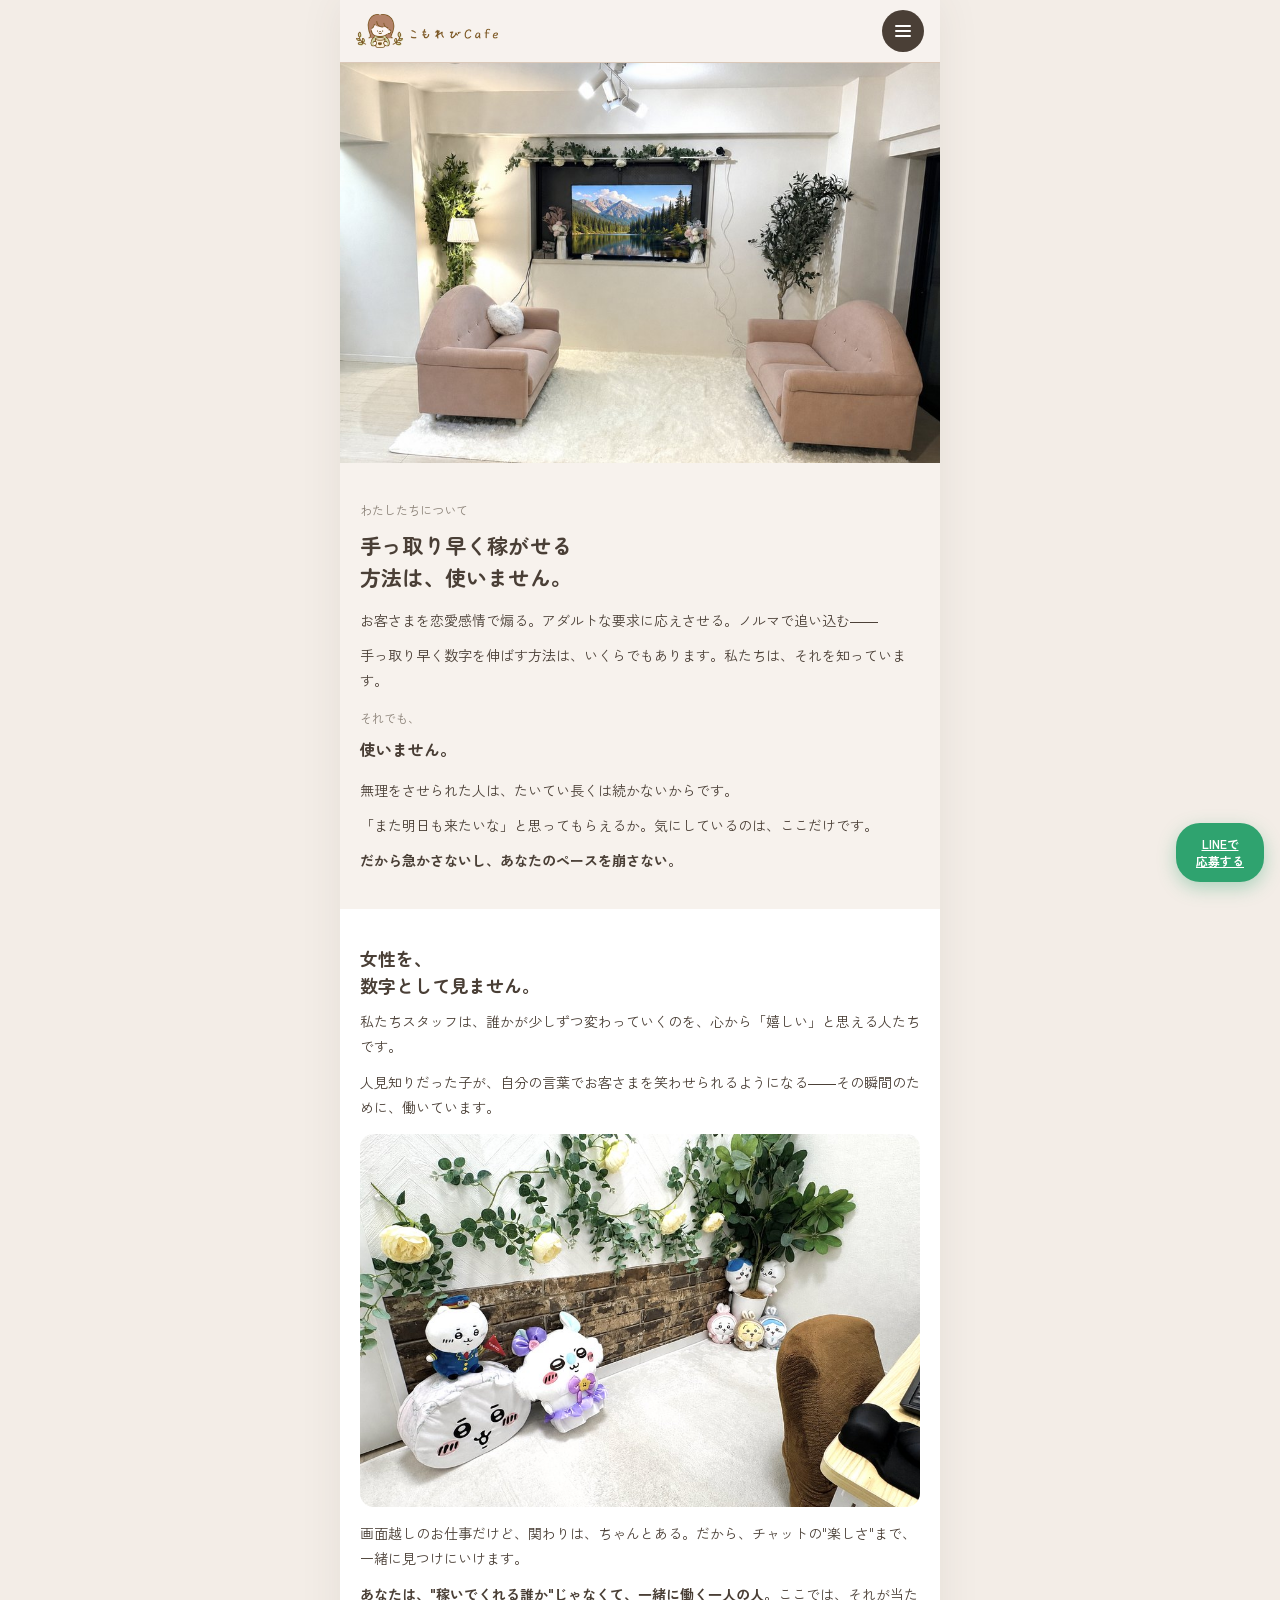
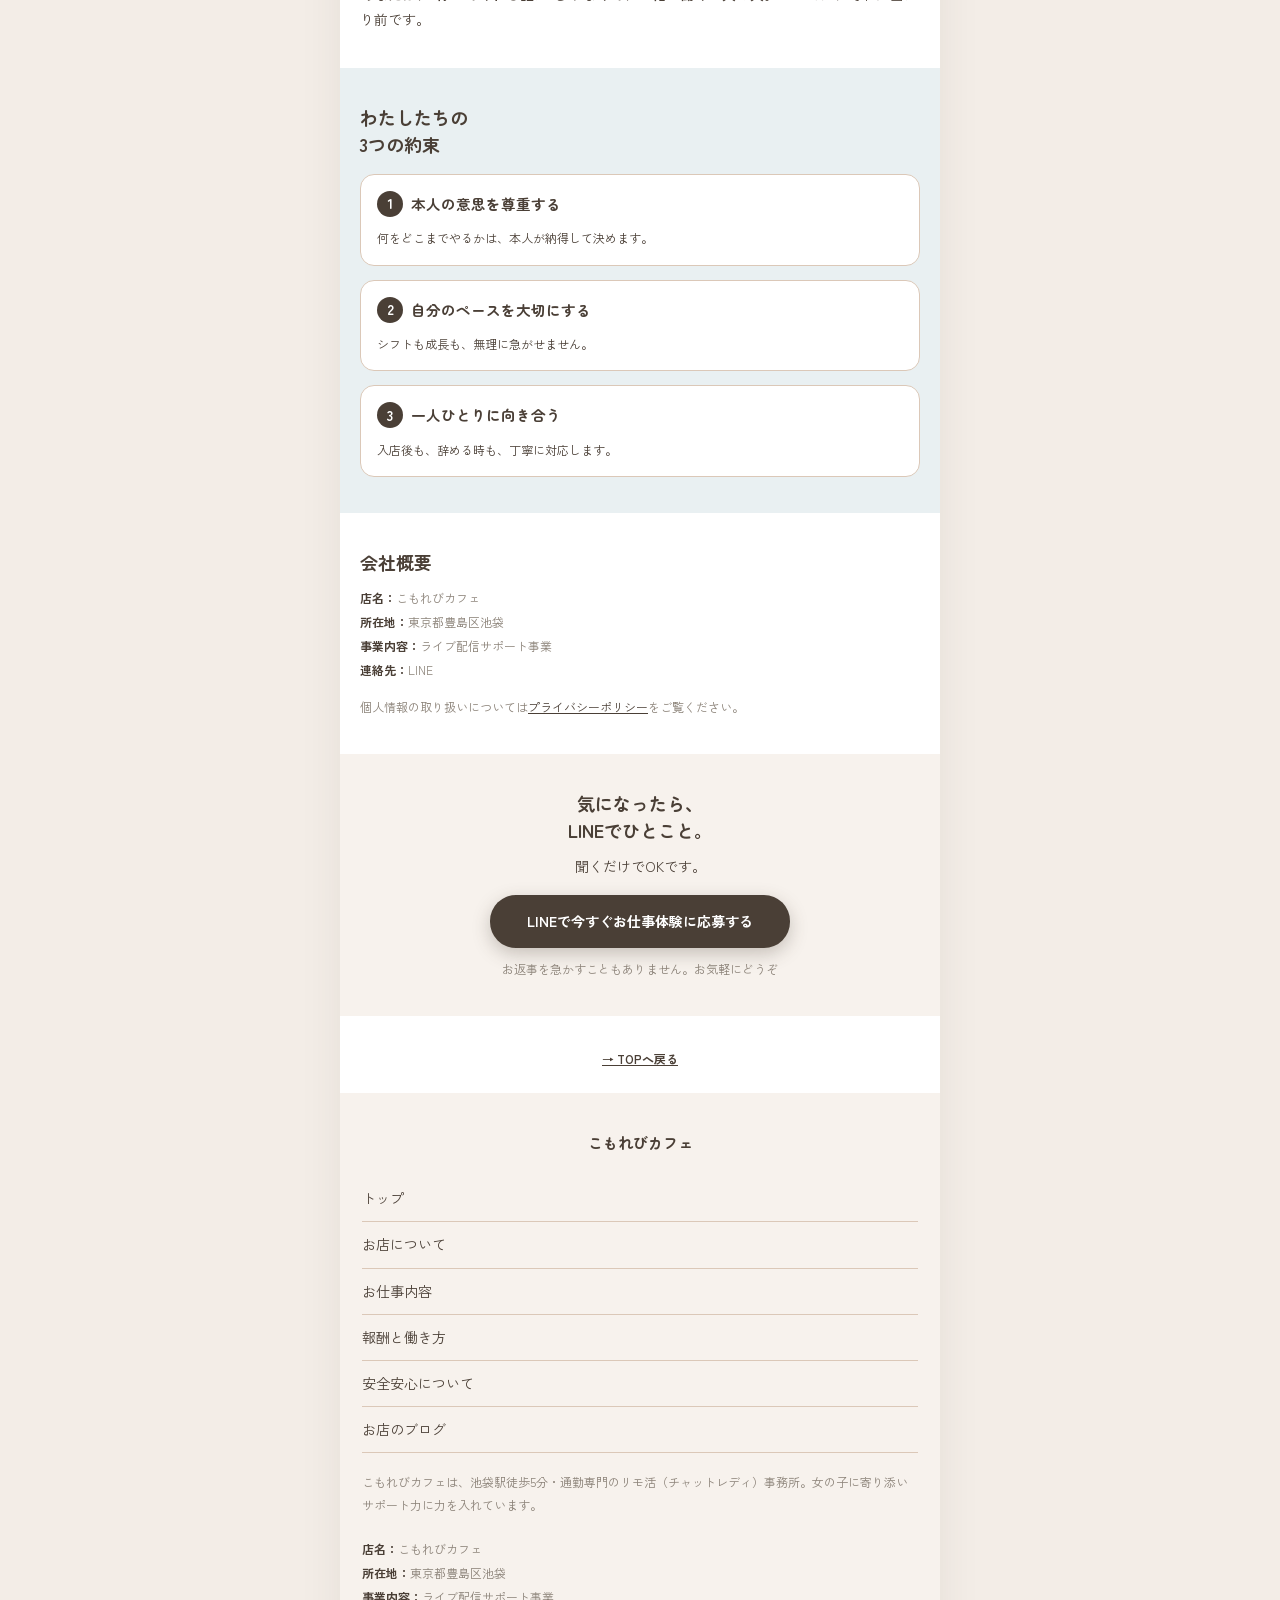
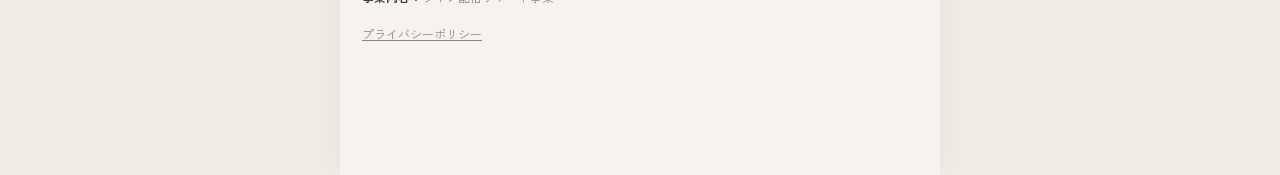
<file: about.html>
<!DOCTYPE html>

<html lang="ja">
<head>
<!-- Google Tag Manager -->
<script>(function(w,d,s,l,i){w[l]=w[l]||[];w[l].push({'gtm.start':
new Date().getTime(),event:'gtm.js'});var f=d.getElementsByTagName(s)[0],
j=d.createElement(s),dl=l!='dataLayer'?'&l='+l:'';j.async=true;j.src=
'https://www.googletagmanager.com/gtm.js?id='+i+dl;f.parentNode.insertBefore(j,f);
})(window,document,'script','dataLayer','GTM-PHS9LXJQ');</script>
<!-- End Google Tag Manager -->		
<meta charset="utf-8"/>
<meta content="width=device-width, initial-scale=1.0" name="viewport"/>
<title>お店について｜こもれびカフェ</title>
<link href="https://fonts.googleapis.com" rel="preconnect"/>
<link crossorigin="" href="https://fonts.gstatic.com" rel="preconnect"/>
<link href="https://fonts.googleapis.com/css2?family=Zen+Kaku+Gothic+New:wght@400;500;700&amp;family=Zen+Maru+Gothic:wght@400;700;900&amp;display=swap" rel="stylesheet"/>

<link href="css/style.css" rel="stylesheet"/><link href="images/favicon.png" rel="icon"/></head>
<body>
<!-- Google Tag Manager (noscript) -->
<noscript><iframe src="https://www.googletagmanager.com/ns.html?id=GTM-PHS9LXJQ"
height="0" width="0" style="display:none;visibility:hidden"></iframe></noscript>
<!-- End Google Tag Manager (noscript) -->
<div class="phone">
<header class="hd">
<div class="hlogo">
<a href="/"><img alt="こもれびカフェ" src="images/logo_wide.png"/></a></div>
<div class="menubtn" onclick="toggleMenu()"><span></span><span></span><span></span></div>
</header>
<img alt="お店について" src="images/about-01.jpg" style="width:100%;aspect-ratio:3/2;height:auto;object-fit:cover;display:block;"/>
<!-- ①わたしたちについて -->
<section style="background:var(--base-light);">
<p class="eyebrow">わたしたちについて</p>
<h1 class="t-main" style="margin-top:8px;">手っ取り早く稼がせる<br/>方法は、<span class="mark">使いません。</span></h1>
<p style="margin-top:14px;">お客さまを恋愛感情で煽る。アダルトな要求に応えさせる。ノルマで追い込む――</p>
<p style="margin-top:10px;">手っ取り早く数字を伸ばす方法は、いくらでもあります。私たちは、それを知っています。</p>
<p class="eyebrow" style="margin-top:14px;">それでも、</p>
<p class="lead" style="font-family:'Zen Maru Gothic',sans-serif;font-size:16px;font-weight:700;">使いません。</p>
<p style="margin-top:14px;">無理をさせられた人は、たいてい長くは続かないからです。</p>
<p style="margin-top:10px;">「また明日も来たいな」と思ってもらえるか。気にしているのは、ここだけです。</p>
<p style="margin-top:10px;"><span class="mark">だから急かさないし、あなたのペースを崩さない。</span></p>
</section>
<!-- ②女性を、数字として見ません -->
<section>
<h2 class="t-lg">女性を、<br/>数字として見ません。</h2>
<p>私たちスタッフは、誰かが少しずつ変わっていくのを、心から「嬉しい」と思える人たちです。</p>
<p style="margin-top:10px;">人見知りだった子が、自分の言葉でお客さまを笑わせられるようになる――その瞬間のために、働いています。</p>
<img alt="お店のインテリア" src="images/about-02.jpg" style="width:100%;aspect-ratio:3/2;height:auto;margin-top:14px;object-fit:cover;border-radius:14px;display:block;"/>
<p style="margin-top:14px;">画面越しのお仕事だけど、関わりは、ちゃんとある。だから、チャットの"楽しさ"まで、一緒に見つけにいけます。</p>
<p style="margin-top:10px;"><span class="mark">あなたは、"稼いでくれる誰か"じゃなくて、一緒に働く一人の人。</span>ここでは、それが当たり前です。</p>
</section>
<!-- ③わたしたちの3つの約束 -->
<section style="background:var(--blue);">
<h2 class="t-lg">わたしたちの<br/>3つの約束</h2>
<div class="layer">
<div class="head"><span class="num">1</span><b>本人の意思を尊重する</b></div>
<p>何をどこまでやるかは、本人が納得して決めます。</p>
</div>
<div class="layer">
<div class="head"><span class="num">2</span><b>自分のペースを大切にする</b></div>
<p>シフトも成長も、無理に急がせません。</p>
</div>
<div class="layer">
<div class="head"><span class="num">3</span><b>一人ひとりに向き合う</b></div>
<p>入店後も、辞める時も、丁寧に対応します。</p>
</div>
</section>
<!-- ④会社概要 -->
<section>
<h2 class="t-lg">会社概要</h2>
<div class="company">
<b>店名：</b>こもれびカフェ<br/>
<b>所在地：</b>東京都豊島区池袋<br/>
<b>事業内容：</b>ライブ配信サポート事業<br/>
<b>連絡先：</b>LINE
    </div>
<p class="small" style="margin-top:14px;">個人情報の取り扱いについては<a href="privacy.html" style="color:var(--accent);text-decoration:underline;">プライバシーポリシー</a>をご覧ください。</p>
</section>
<!-- ⑤CTA -->
<section style="background:var(--base-light);">
<h2 class="t-lg" style="text-align:center;">気になったら、<br/>LINEでひとこと。</h2>
<p style="text-align:center;margin-top:8px;">聞くだけでOKです。</p>
<a class="btn" href="#line">LINEで今すぐお仕事体験に応募する</a>
<p class="small" style="text-align:center;margin-top:10px;">お返事を急かすこともありません。お気軽にどうぞ</p>
</section>
<div class="kaiyu">
<a href="/">→ TOPへ戻る</a>
</div>
<footer>
<div class="flogo">こもれびカフェ</div>
<ul>
<li><a href="/">トップ</a></li>
<li><a href="about.html">お店について</a></li>
<li><a href="work.html">お仕事内容</a></li>
<li><a href="pay.html">報酬と働き方</a></li>
<li><a href="safety.html">安全安心について</a></li>
<li><a href="blog.html">お店のブログ</a></li>
</ul>
<p class="small" style="margin-top:18px;line-height:1.9;">こもれびカフェは、池袋駅徒歩5分・通勤専門のリモ活（チャットレディ）事務所。女の子に寄り添いサポート力に力を入れています。</p>
<div class="company">
<b>店名：</b>こもれびカフェ<br/>
<b>所在地：</b>東京都豊島区池袋<br/>
<b>事業内容：</b>ライブ配信サポート事業
    </div>
<p class="small" style="margin-top:14px;"><a href="privacy.html" style="color:var(--text-sub);text-decoration:underline;">プライバシーポリシー</a></p>
</footer>
</div>
<!-- ☰メニュードロワー（共通） -->
<div class="drawer" id="drawer" onclick="closeMenu()">
<div class="dpanel" onclick="event.stopPropagation()">
<div class="dhead">
<div class="hlogo">
<img alt="こもれびカフェ ロゴ" src="images/logo.png"/>
</div>
<div class="dclose" onclick="closeMenu()"><span class="xx">✕</span><span class="t">CLOSE</span></div>
<svg class="dwave" fill="#fff" preserveaspectratio="none" viewbox="0 0 390 24"><path d="M0 24 L0 13 Q97 0 195 11 Q292 22 390 8 L390 24 Z"></path></svg>
</div>
<div class="dbody">
<div class="menu-grid">
<a class="menu-cell wide" href="/"><div class="micon"><svg aria-label="トップ" fill="none" height="48" viewbox="0 0 400 400" width="48" xmlns="http://www.w3.org/2000/svg">
<path d="M176.672 221.15C183.92 158.934 235.869 125.607 282.003 100.54" stroke="#4A3F36" stroke-linecap="round" stroke-linejoin="round" stroke-opacity="0.9" stroke-width="16"></path>
<path d="M279.832 109.907C269.489 197.741 247.468 207.825 181.017 222.321" stroke="#4A3F36" stroke-linecap="round" stroke-linejoin="round" stroke-opacity="0.9" stroke-width="16"></path>
<path d="M274.4 111.078C237.21 152.381 202.233 195.956 169.069 241.057" stroke="#4A3F36" stroke-linecap="round" stroke-linejoin="round" stroke-opacity="0.9" stroke-width="16"></path>
<path d="M140.356 258.222C130.493 268.669 115.689 268.598 118.345 290.76C119.782 302.754 217.201 299.598 217.201 290.76C217.201 272.098 204.131 268.551 199.837 263.464C193.175 255.574 212.411 241.056 173.02 242.227C162.34 242.545 151.208 243.769 140.356 243.769" stroke="#4A3F36" stroke-linecap="round" stroke-linejoin="round" stroke-opacity="0.9" stroke-width="16"></path>
<path d="M252.682 155.244C246.928 156.113 241.11 155.878 235.308 155.878" stroke="#4A3F36" stroke-linecap="round" stroke-linejoin="round" stroke-opacity="0.9" stroke-width="16"></path>
<path d="M230.967 179.329C228.134 178.435 225.2 178.697 222.28 178.697" stroke="#4A3F36" stroke-linecap="round" stroke-linejoin="round" stroke-opacity="0.9" stroke-width="16"></path>
</svg></div><span>トップ</span></a>
<a class="menu-cell" href="about.html"><div class="micon"><svg aria-label="お店" fill="none" height="48" viewbox="0 0 400 400" width="48" xmlns="http://www.w3.org/2000/svg">
<path d="M112 170.553C170.197 172.25 229.086 163.825 287.237 163.825" stroke="#4A3F36" stroke-linecap="round" stroke-linejoin="round" stroke-opacity="0.9" stroke-width="16"></path>
<path d="M150.763 347.627C145.375 319.606 116.381 148.984 137.036 138.69C158.435 128.023 257.744 127.069 265.956 135.252C278.565 147.826 261.956 341.306 254.924 348.313C251.324 351.901 236.608 351.113 232.815 351.113C206.568 351.113 179.483 353.416 153.519 351.064" stroke="#4A3F36" stroke-linecap="round" stroke-linejoin="round" stroke-opacity="0.9" stroke-width="16"></path>
<path d="M238.561 130.446C251.228 103.087 261.324 74.325 273.33 47" stroke="#4A3F36" stroke-linecap="round" stroke-linejoin="round" stroke-opacity="0.9" stroke-width="16"></path>
</svg></div><span>お店について</span></a>
<a class="menu-cell" href="work.html"><div class="micon"><svg aria-label="仕事内容" fill="none" height="48" viewbox="0 0 400 400" width="48" xmlns="http://www.w3.org/2000/svg">
<path d="M120.547 214.429C120.547 187.878 104.047 110.33 117.927 93.9285C130.975 78.5116 263.514 82.3773 275.493 96.4235C284.404 105.825 274.98 201.812 269.047 220.032" stroke="#4A3F36" stroke-linecap="round" stroke-linejoin="round" stroke-opacity="0.9" stroke-width="16"></path>
<path d="M260.023 222.458C213.1 217.603 166.189 225.809 120.549 217.607" stroke="#4A3F36" stroke-linecap="round" stroke-linejoin="round" stroke-opacity="0.9" stroke-width="16"></path>
<path d="M111.55 234.424C99.9904 257.458 90.6837 281.015 78 303.038" stroke="#4A3F36" stroke-linecap="round" stroke-linejoin="round" stroke-opacity="0.9" stroke-width="16"></path>
<path d="M78.5566 313.013C159.107 314.462 241.36 309.779 321.512 309.779" stroke="#4A3F36" stroke-linecap="round" stroke-linejoin="round" stroke-opacity="0.9" stroke-width="16"></path>
<path d="M272.021 225.692C289.4 250.974 315.779 273.27 322.94 299.296" stroke="#4A3F36" stroke-linecap="round" stroke-linejoin="round" stroke-opacity="0.9" stroke-width="16"></path>
<path d="M319.065 315.763C244.21 316.382 152.239 312.874 84.4092 315.225" stroke="#4A3F36" stroke-linecap="round" stroke-linejoin="round" stroke-opacity="0.9" stroke-width="16"></path>
<path d="M210.132 284.977C202.431 285.5 194.422 285.301 186.872 286.169" stroke="#4A3F36" stroke-linecap="round" stroke-linejoin="round" stroke-opacity="0.9" stroke-width="16"></path>
</svg></div><span>お仕事内容</span></a>
<a class="menu-cell" href="pay.html"><div class="micon"><svg aria-label="コイン" fill="none" height="48" viewbox="0 0 400 400" width="48" xmlns="http://www.w3.org/2000/svg">
<path d="M293.602 247.555C305.989 265.03 321.605 218.047 318.631 212.312C315.353 205.99 303.029 206.503 302.094 202.823C297.128 183.26 293.634 133.662 245.309 127.899M198.057 127.899C115.015 132.36 110.247 193.528 129.624 243.42C153.148 303.98 242.918 309.317 277.909 257.839" stroke="#4A3F36" stroke-linecap="round" stroke-linejoin="round" stroke-opacity="0.9" stroke-width="16"></path>
<path d="M239.941 142.069C227.279 139.833 213.831 141.646 199.597 147.508" opacity="0.503384" stroke="#4A3F36" stroke-linecap="round" stroke-linejoin="round" stroke-opacity="0.9" stroke-width="16"></path>
<path d="M277.527 195.706C278.593 191.554 278.593 190.083 279.675 187.403" stroke="#4A3F36" stroke-linecap="round" stroke-linejoin="round" stroke-opacity="0.9" stroke-width="16"></path>
<path d="M265.203 284.667C278.684 302.081 251.845 302.946 245.313 290.374" stroke="#4A3F36" stroke-linecap="round" stroke-linejoin="round" stroke-opacity="0.9" stroke-width="16"></path>
<path d="M142.092 275.178C132.419 297.373 160.467 307.764 160.467 284.741" stroke="#4A3F36" stroke-linecap="round" stroke-linejoin="round" stroke-opacity="0.9" stroke-width="16"></path>
<path d="M120.737 201.059C115.562 203.901 111.156 203.333 106.366 199.174C92.3889 187.046 91.4645 157.341 102.982 172.766C115.842 189.982 95.8063 197.766 81.0029 187.855" stroke="#4A3F36" stroke-linecap="round" stroke-linejoin="round" stroke-opacity="0.9" stroke-width="16"></path>
<path d="M285.038 137.196C302.871 121.302 298.649 143.844 293.265 151.818" stroke="#4A3F36" stroke-linecap="round" stroke-linejoin="round" stroke-opacity="0.9" stroke-width="16"></path>
<path d="M233.163 109.999C215.459 84.9374 183.168 125.29 205.859 141.807M232.847 138.57C237.616 132.929 239.528 124.83 235.913 117.228" stroke="#4A3F36" stroke-linecap="round" stroke-linejoin="round" stroke-opacity="0.9" stroke-width="16"></path>
</svg></div><span>報酬と働き方</span></a>
<a class="menu-cell" href="safety.html"><div class="micon"><svg aria-label="盾" fill="none" height="48" viewbox="0 0 400 400" width="48" xmlns="http://www.w3.org/2000/svg">
<path d="M190.587 178.901C163.984 114.531 249.746 84.5972 281.674 136.343C304.757 173.75 264.235 230.165 226.284 212.59" stroke="#4A3F36" stroke-linecap="round" stroke-linejoin="round" stroke-opacity="0.9" stroke-width="16"></path>
<path d="M187.88 186.902C164.625 213.507 139.492 238.236 114.229 262.543" stroke="#4A3F36" stroke-linecap="round" stroke-linejoin="round" stroke-opacity="0.9" stroke-width="16"></path>
<path d="M116.28 270.107C99.8488 299.195 126.586 291.045 148.132 285.851" stroke="#4A3F36" stroke-linecap="round" stroke-linejoin="round" stroke-opacity="0.9" stroke-width="16"></path>
<path d="M149.472 285.5C149.472 280.156 150.846 274.773 153.594 269.351L170.655 271.577L174.538 251.337H187.881L191.389 232.67L205.473 238.136C210.328 223.789 215.376 214.276 220.616 209.594" stroke="#4A3F36" stroke-linecap="round" stroke-linejoin="round" stroke-opacity="0.9" stroke-width="16"></path>
<path d="M242.897 141.435C247.669 136.278 254.135 136.188 257.869 143.227C271.893 169.636 221.276 169.851 242.066 141.882" stroke="#4A3F36" stroke-linecap="round" stroke-linejoin="round" stroke-opacity="0.9" stroke-width="16"></path>
<path d="M191.389 208.333C172.583 223.755 146.223 251.858 131.766 262.543" opacity="0.503384" stroke="#4A3F36" stroke-linecap="round" stroke-linejoin="round" stroke-opacity="0.9" stroke-width="16"></path>
</svg></div><span>安全安心について</span></a>
<a class="menu-cell" href="blog.html"><div class="micon"><svg aria-label="本" enable-background="new 0 0 64 64" fill="#4A3F36" height="48" id="Layer_1" version="1.1" viewbox="0 0 64 64" width="48" xml:space="preserve" xmlns="http://www.w3.org/2000/svg" xmlns:xlink="http://www.w3.org/1999/xlink">
<g>
<g>
<path d="M32.042,21.613c-0.27,0-0.538-0.108-0.735-0.321c-0.375-0.406-0.349-1.039,0.057-1.413    c3.078-2.844,9.794-2.482,12.819-0.854c0.486,0.262,0.668,0.868,0.406,1.354c-0.262,0.487-0.869,0.669-1.354,0.407    c-2.413-1.3-8.205-1.569-10.515,0.562C32.527,21.525,32.284,21.613,32.042,21.613z"></path>
</g>
</g>
<g>
<g>
<path d="M32.041,21.613c-0.242,0-0.485-0.088-0.678-0.266c-2.31-2.132-8.102-1.861-10.514-0.562    c-0.489,0.261-1.093,0.079-1.354-0.407s-0.08-1.093,0.406-1.354c3.025-1.629,9.741-1.988,12.819,0.854    c0.406,0.374,0.431,1.007,0.057,1.413C32.579,21.505,32.311,21.613,32.041,21.613z"></path>
</g>
</g>
<g>
<g>
<path d="M15.752,46.229c-0.331,0-0.654-0.163-0.844-0.463c-0.297-0.466-0.16-1.084,0.306-1.381    c4.372-2.784,14.249-2.345,17.391,0.048c0.439,0.334,0.525,0.962,0.19,1.401c-0.335,0.439-0.96,0.525-1.401,0.19    c-2.541-1.933-11.542-2.222-15.106,0.048C16.122,46.178,15.936,46.229,15.752,46.229z"></path>
</g>
</g>
<g>
<g>
<path d="M15.732,25.021c-0.356,0-0.701-0.19-0.881-0.525c-0.262-0.486-0.08-1.093,0.406-1.355c1.241-0.668,3.08-1.115,5.044-1.226    c0.563-0.035,1.024,0.39,1.055,0.941s-0.391,1.023-0.942,1.055c-1.658,0.094-3.232,0.465-4.209,0.991    C16.054,24.983,15.892,25.021,15.732,25.021z"></path>
</g>
</g>
<g>
<g>
<path d="M32.042,41.708c-0.27,0-0.538-0.108-0.735-0.321c-0.375-0.406-0.349-1.039,0.057-1.413    c3.079-2.843,9.795-2.482,12.819-0.854c0.486,0.263,0.668,0.869,0.406,1.355c-0.262,0.485-0.869,0.667-1.354,0.406    c-2.413-1.3-8.204-1.569-10.515,0.562C32.527,41.62,32.284,41.708,32.042,41.708z"></path>
</g>
</g>
<g>
<g>
<path d="M32.041,41.708c-0.242,0-0.485-0.088-0.678-0.266c-2.311-2.132-8.101-1.861-10.514-0.562    c-0.486,0.261-1.092,0.079-1.354-0.406c-0.262-0.486-0.08-1.093,0.406-1.355c3.025-1.629,9.74-1.988,12.819,0.854    c0.406,0.374,0.431,1.007,0.057,1.413C32.579,41.6,32.311,41.708,32.041,41.708z"></path>
</g>
</g>
<g>
<path d="M32,46.229c-0.552,0-1-0.447-1-1V20.53c0-0.553,0.448-1,1-1s1,0.447,1,1v24.698C33,45.781,32.552,46.229,32,46.229z"></path>
</g>
<g>
<path d="M43.75,40.863c-0.552,0-1-0.447-1-1c0-3.975-0.012-8.075-0.024-11.785c-0.009-3.068-0.018-5.87-0.018-8.114   c0-0.553,0.448-1,1-1s1,0.447,1,1c0,2.242,0.008,5.042,0.018,8.107c0.012,3.713,0.024,7.815,0.024,11.792   C44.75,40.416,44.302,40.863,43.75,40.863z"></path>
</g>
<g>
<path d="M20.396,40.863c-0.552,0-1-0.447-1-1c0-3.975-0.013-8.075-0.024-11.785c-0.009-3.068-0.018-5.87-0.018-8.114   c0-0.553,0.448-1,1-1s1,0.447,1,1c0,2.242,0.009,5.042,0.018,8.107c0.011,3.713,0.024,7.815,0.024,11.792   C21.396,40.416,20.948,40.863,20.396,40.863z"></path>
</g>
<g>
<path d="M15.751,46.229c-0.552,0-1-0.447-1-1c0-3.975-0.012-8.422-0.024-12.446c-0.009-3.328-0.018-6.366-0.018-8.61   c0-0.553,0.448-1,1-1s1,0.447,1,1c0,2.242,0.008,5.279,0.018,8.604c0.012,4.026,0.024,8.476,0.024,12.452   C16.751,45.781,16.304,46.229,15.751,46.229z"></path>
</g>
<g>
<g>
<path d="M48.248,46.229c-0.184,0-0.37-0.051-0.536-0.156c-3.564-2.27-12.565-1.98-15.106-0.048    c-0.439,0.335-1.067,0.249-1.401-0.19s-0.249-1.067,0.19-1.401c3.143-2.391,13.017-2.833,17.391-0.048    c0.466,0.297,0.603,0.915,0.306,1.381C48.901,46.065,48.578,46.229,48.248,46.229z"></path>
</g>
</g>
<g>
<path d="M48.249,46.229c-0.552,0-1-0.447-1-1c0-3.977,0.012-8.426,0.024-12.452c0.009-3.325,0.018-6.362,0.018-8.604   c0-0.553,0.448-1,1-1s1,0.447,1,1c0,2.244-0.008,5.282-0.018,8.61c-0.012,4.024-0.024,8.472-0.024,12.446   C49.249,45.781,48.801,46.229,48.249,46.229z"></path>
</g>
<g>
<g>
<path d="M48.268,25.172c-0.16,0-0.322-0.038-0.473-0.119c-0.912-0.492-2.38-0.855-3.927-0.973    c-0.551-0.042-0.963-0.522-0.921-1.073c0.042-0.551,0.514-0.97,1.073-0.921c1.839,0.14,3.561,0.579,4.724,1.205    c0.486,0.263,0.668,0.869,0.406,1.355C48.969,24.981,48.624,25.172,48.268,25.172z"></path>
</g>
</g>
<g>
<path d="M36.25,25.26c-0.395,0-0.768-0.234-0.926-0.622c-0.209-0.512,0.037-1.095,0.548-1.304c1.081-0.44,2.588-0.466,3.749-0.061   c0.521,0.183,0.796,0.752,0.615,1.273c-0.182,0.522-0.752,0.798-1.274,0.615c-0.7-0.245-1.704-0.233-2.334,0.023   C36.504,25.236,36.376,25.26,36.25,25.26z"></path>
</g>
<g>
<path d="M36.25,29.278c-0.395,0-0.768-0.234-0.926-0.622c-0.209-0.512,0.037-1.095,0.548-1.304c1.08-0.44,2.586-0.464,3.749-0.06   c0.521,0.183,0.796,0.752,0.615,1.273c-0.182,0.522-0.752,0.798-1.274,0.615c-0.701-0.244-1.704-0.235-2.334,0.022   C36.504,29.255,36.376,29.278,36.25,29.278z"></path>
</g>
<g>
<path d="M36.25,33.641c-0.395,0-0.768-0.234-0.926-0.622c-0.209-0.512,0.037-1.095,0.548-1.304c1.08-0.441,2.586-0.465,3.749-0.06   c0.521,0.183,0.796,0.752,0.615,1.273c-0.182,0.522-0.752,0.797-1.274,0.615c-0.701-0.244-1.704-0.234-2.334,0.022   C36.504,33.617,36.376,33.641,36.25,33.641z"></path>
</g>
<g>
<path d="M24.688,25.225c-0.395,0-0.768-0.234-0.926-0.622c-0.209-0.512,0.037-1.095,0.548-1.304   c1.081-0.44,2.588-0.466,3.749-0.061c0.521,0.183,0.796,0.752,0.615,1.273c-0.182,0.522-0.75,0.798-1.274,0.615   c-0.699-0.244-1.703-0.233-2.334,0.023C24.942,25.201,24.813,25.225,24.688,25.225z"></path>
</g>
<g>
<path d="M24.688,29.244c-0.395,0-0.768-0.234-0.926-0.622c-0.209-0.512,0.037-1.095,0.548-1.304   c1.081-0.441,2.588-0.466,3.749-0.061c0.521,0.183,0.796,0.752,0.615,1.273c-0.182,0.522-0.75,0.799-1.274,0.615   c-0.699-0.245-1.703-0.233-2.334,0.023C24.942,29.221,24.813,29.244,24.688,29.244z"></path>
</g>
<g>
<path d="M24.688,33.605c-0.395,0-0.768-0.234-0.926-0.622c-0.209-0.512,0.037-1.095,0.548-1.304c1.08-0.44,2.586-0.465,3.749-0.06   c0.521,0.183,0.796,0.752,0.615,1.273c-0.182,0.522-0.75,0.797-1.274,0.615c-0.7-0.244-1.704-0.234-2.334,0.022   C24.942,33.582,24.813,33.605,24.688,33.605z"></path>
</g>
</svg></div><span>お店のブログ</span></a>
<a class="menu-cell" href="/#faq"><div class="micon"><svg aria-label="？マーク" enable-background="new 0 0 64 64" fill="#4A3F36" height="48" id="Layer_1" version="1.1" viewbox="0 0 64 64" width="48" xml:space="preserve" xmlns="http://www.w3.org/2000/svg" xmlns:xlink="http://www.w3.org/1999/xlink"><path d="M18.968,47.18c-1.248,0-2.815-0.948-3.199-5.467c-0.408-4.812-0.57-9.846-0.494-15.39c0.033-2.389,0.345-6.617,2.074-8.093  c1.47-1.256,3.757-1.299,5.428-1.33l0.367-0.007c2.12-0.051,8.885-0.074,13.013-0.074c1.637,0,3.012,0.003,3.818,0.01l0.441,0.002  c2.291,0.006,5.753,0.015,6.873,2.207c2.014,3.94,1.449,10.513,1.146,14.043c-0.121,1.405-0.626,4.733-2.83,6.714  c-1.54,1.385-4.384,1.317-6.228,1.284l-0.339-0.006c-1.822-0.028-3.666-0.047-5.498-0.066l-2.629-0.026  c-2.545,0-5.395,0.264-7.235,2.226c-0.322,0.342-0.621,0.746-0.937,1.172c-0.589,0.794-1.198,1.616-2.069,2.208  C20.089,46.98,19.517,47.18,18.968,47.18z M36.156,18.82c-4.874,0-11.056,0.027-12.965,0.073L22.814,18.9  c-1.368,0.025-3.241,0.061-4.166,0.851c-0.764,0.653-1.329,3.367-1.373,6.6c-0.075,5.478,0.084,10.447,0.487,15.193  c0.21,2.48,0.844,3.636,1.206,3.636c0.064,0,0.249-0.024,0.579-0.249c0.59-0.4,1.074-1.053,1.586-1.743  c0.336-0.454,0.684-0.923,1.085-1.351c2.363-2.517,5.72-2.856,8.693-2.856l2.649,0.026c1.836,0.019,3.683,0.039,5.509,0.066  l0.346,0.006c0.302,0.006,0.633,0.012,0.98,0.012c0.742,0,3.001,0,3.873-0.784c1.673-1.504,2.074-4.23,2.168-5.333  c0.271-3.16,0.824-9.598-0.929-13.028c-0.564-1.105-3.513-1.113-5.097-1.117l-0.452-0.002C39.156,18.823,37.786,18.82,36.156,18.82z  "></path><path d="M37.115,26.205c-1.094,0-2.333-0.002-3.273-0.003L32.915,26.2c-0.552,0-1-0.449-0.999-1.001c0-0.552,0.448-0.999,1-0.999  c0,0,0,0,0,0l0.928,0.001c1.678,0.002,4.306,0.006,5.358-0.001c0.002,0,0.005,0,0.007,0c0.549,0,0.996,0.443,1,0.993  c0.004,0.552-0.441,1.003-0.993,1.007C38.75,26.203,37.978,26.205,37.115,26.205z"></path><path d="M31.562,32.915c-3.105,0-6.106-0.001-6.771-0.002c-0.552,0-1-0.449-0.999-1.001c0-0.552,0.448-0.999,1-0.999c0,0,0,0,0,0  c1.399,0.001,13.131,0.005,14.41-0.004c0.002,0,0.005,0,0.007,0c0.549,0,0.996,0.443,1,0.993c0.004,0.552-0.44,1.003-0.993,1.007  C38.544,32.913,34.99,32.915,31.562,32.915z"></path></svg></div><span>よくある質問</span></a>
</div>
<a class="menu-cta" href="#line" onclick="closeMenu()">→ LINEで気軽に相談してみる</a>
</div>
</div>
</div>
<div class="fixnav" id="fixNav">
<a class="line-btn" href="#line">LINEで<br/>応募する</a>
</div>

<script src="js/main.js"></script></body>
</html>
</file>
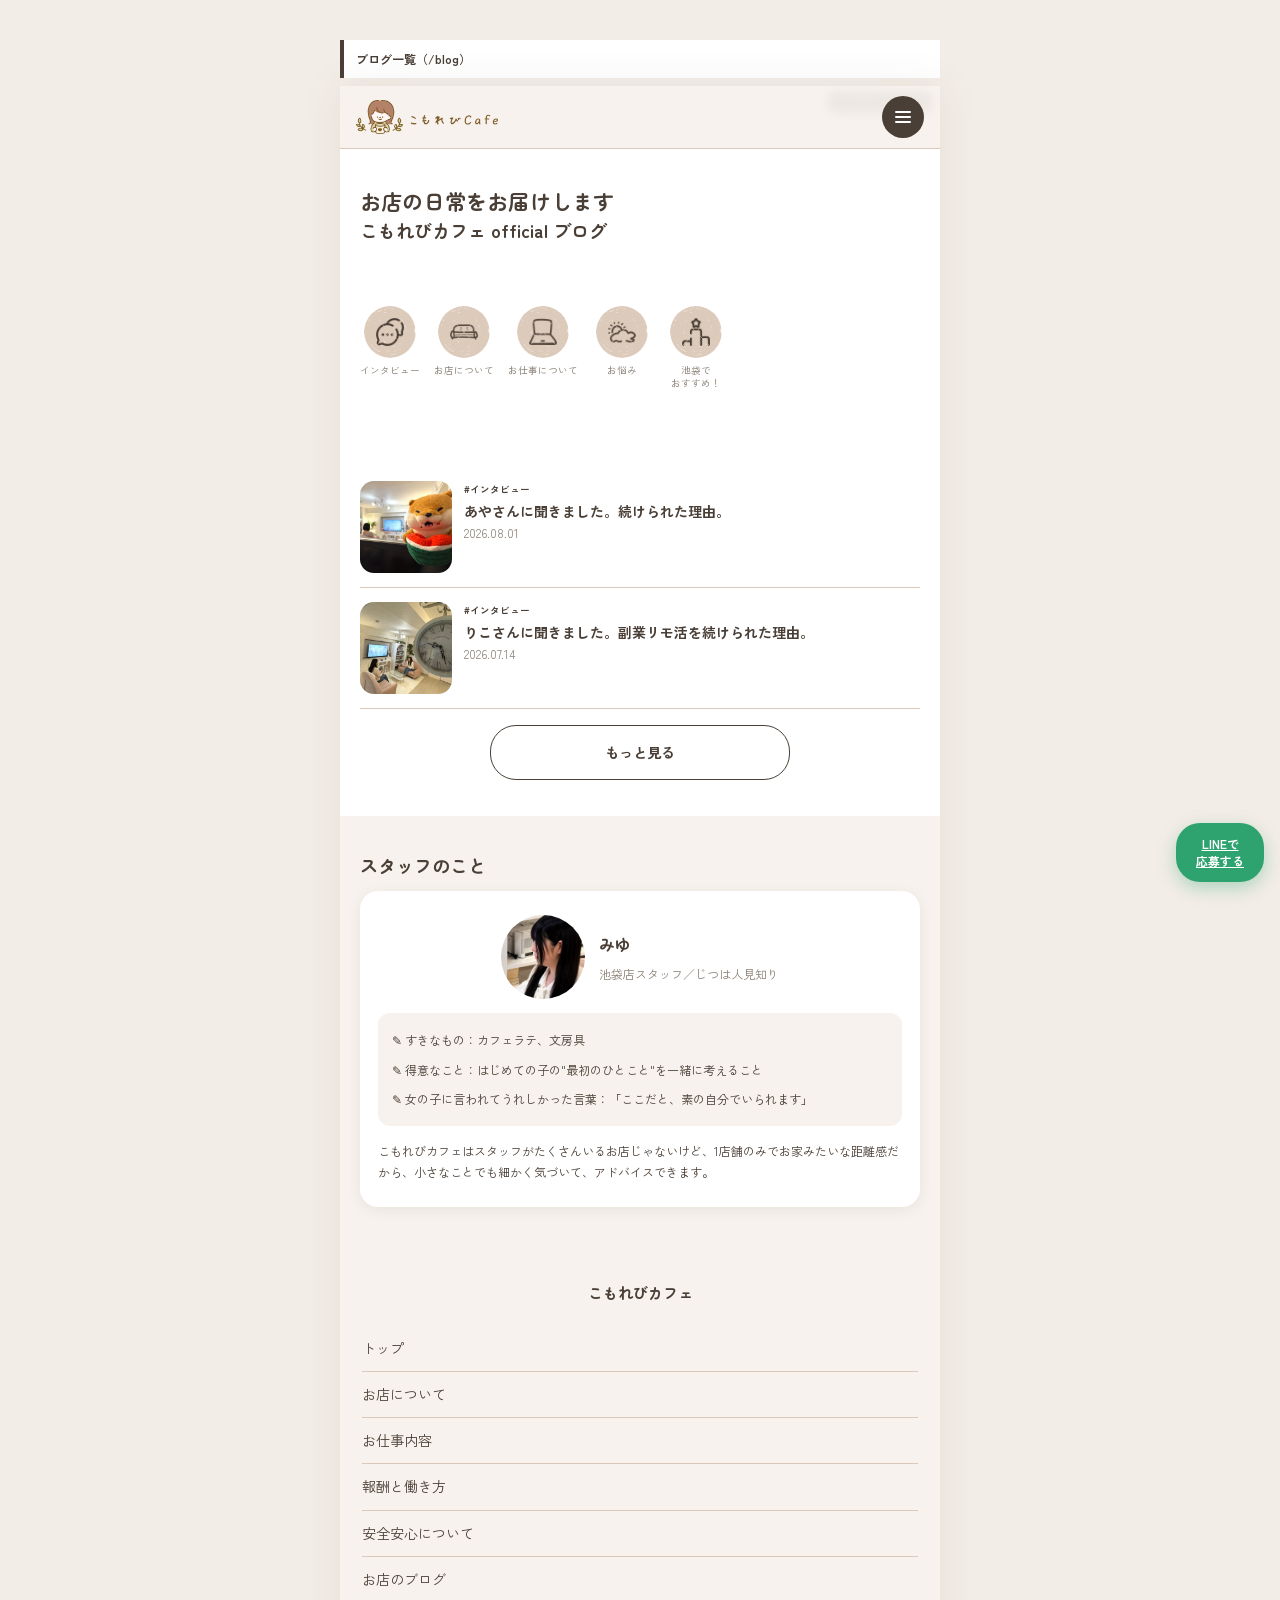
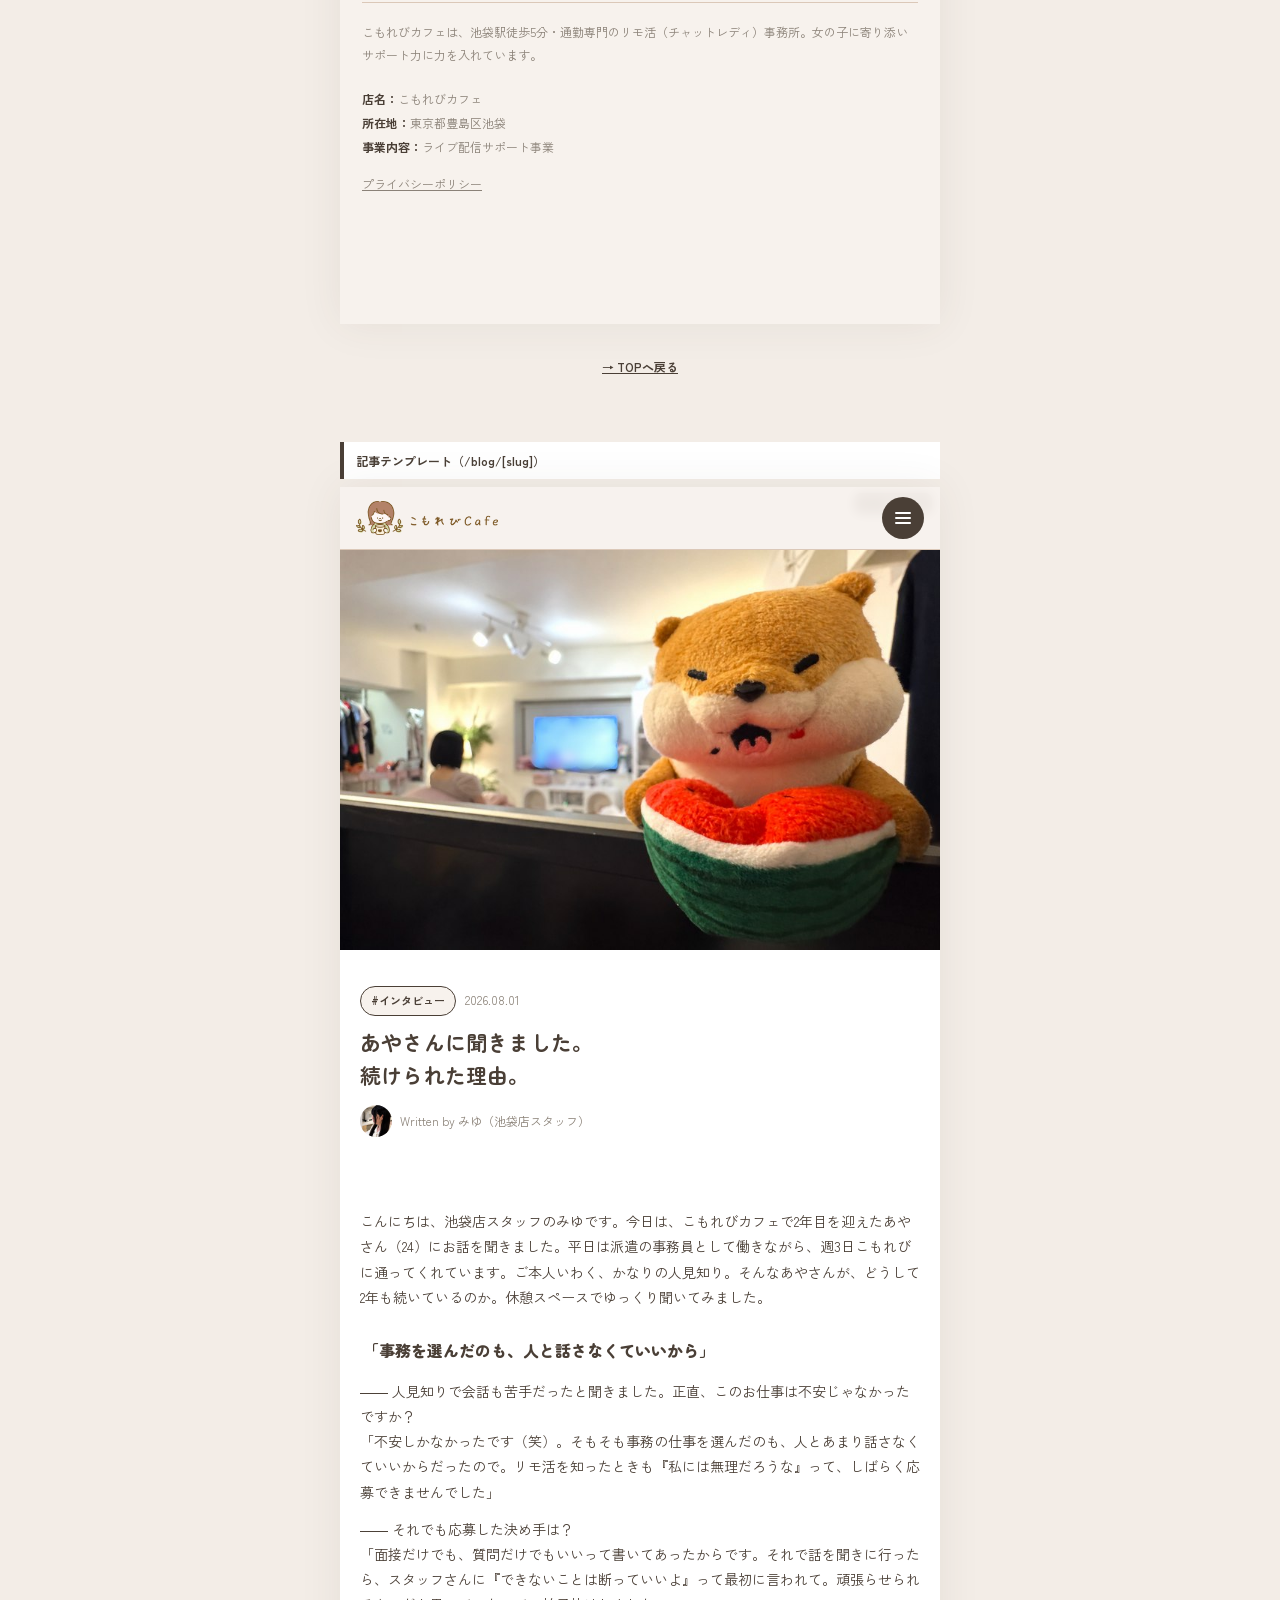
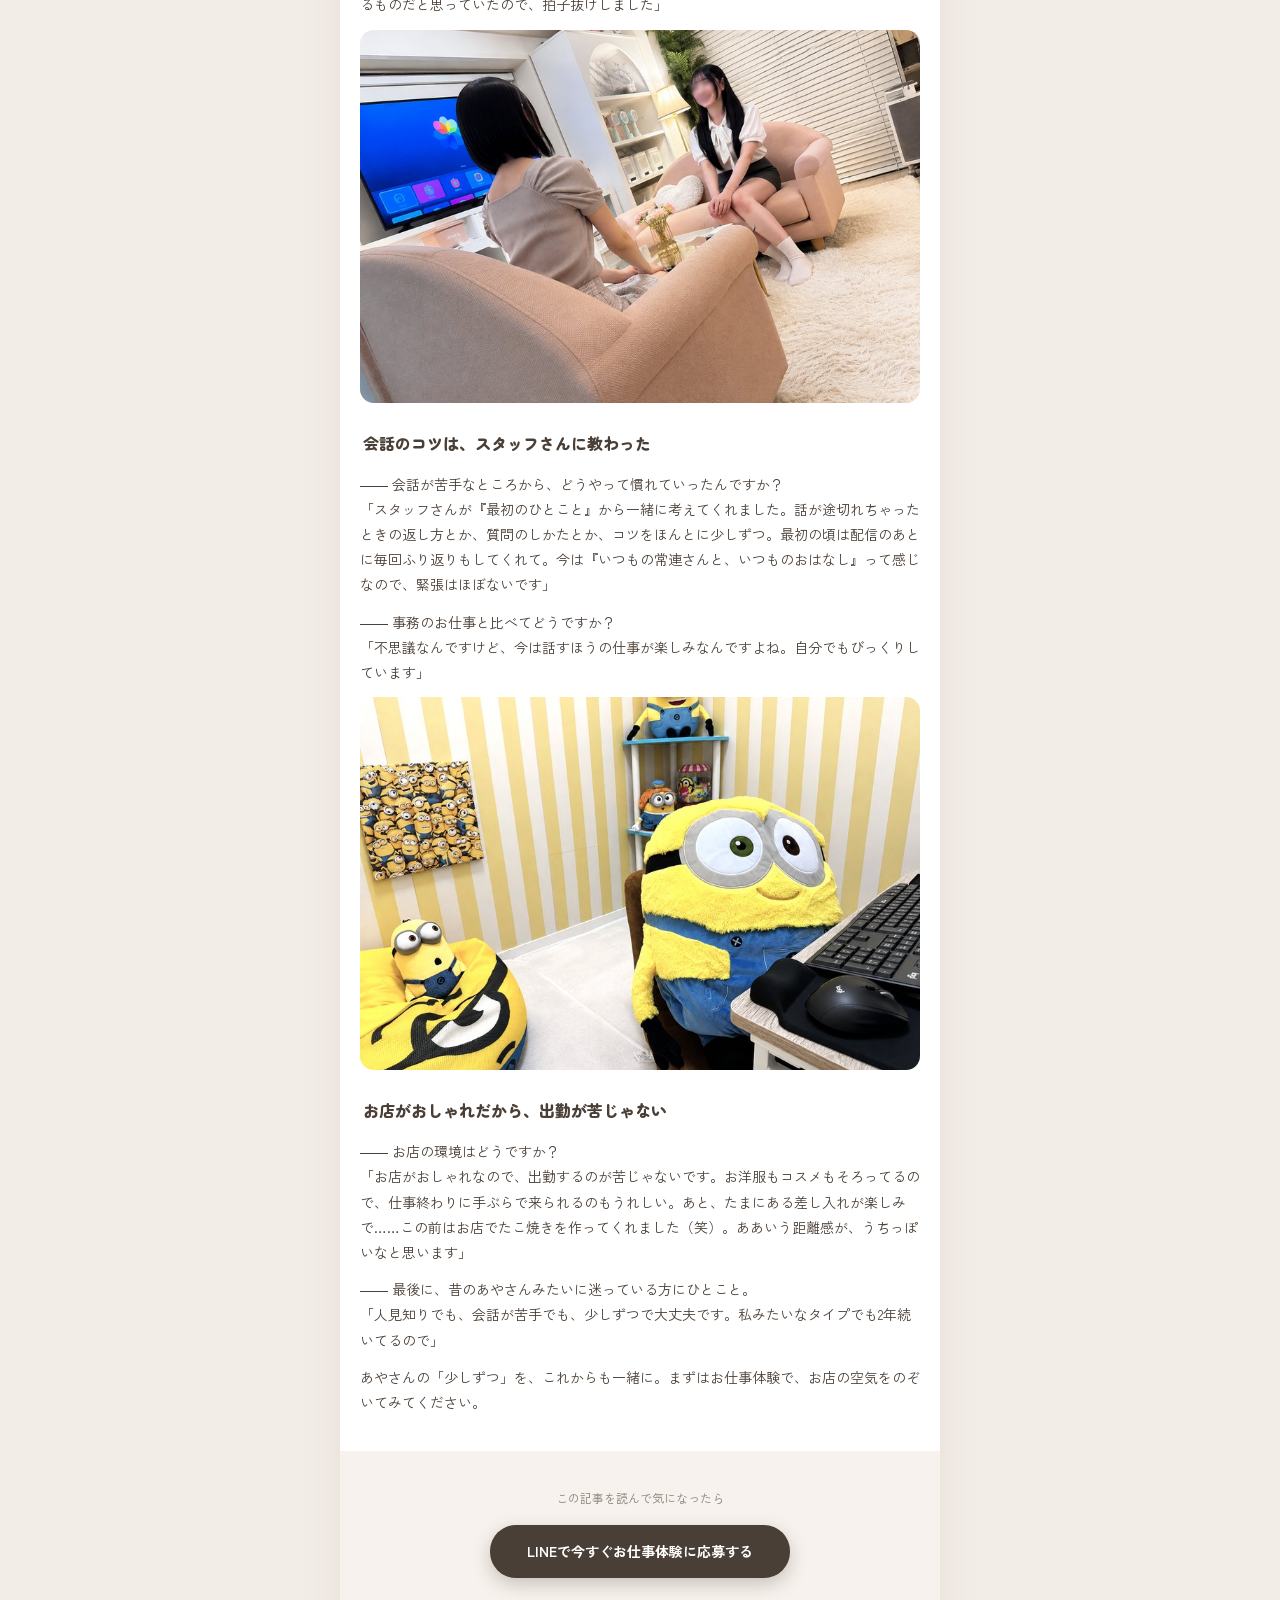
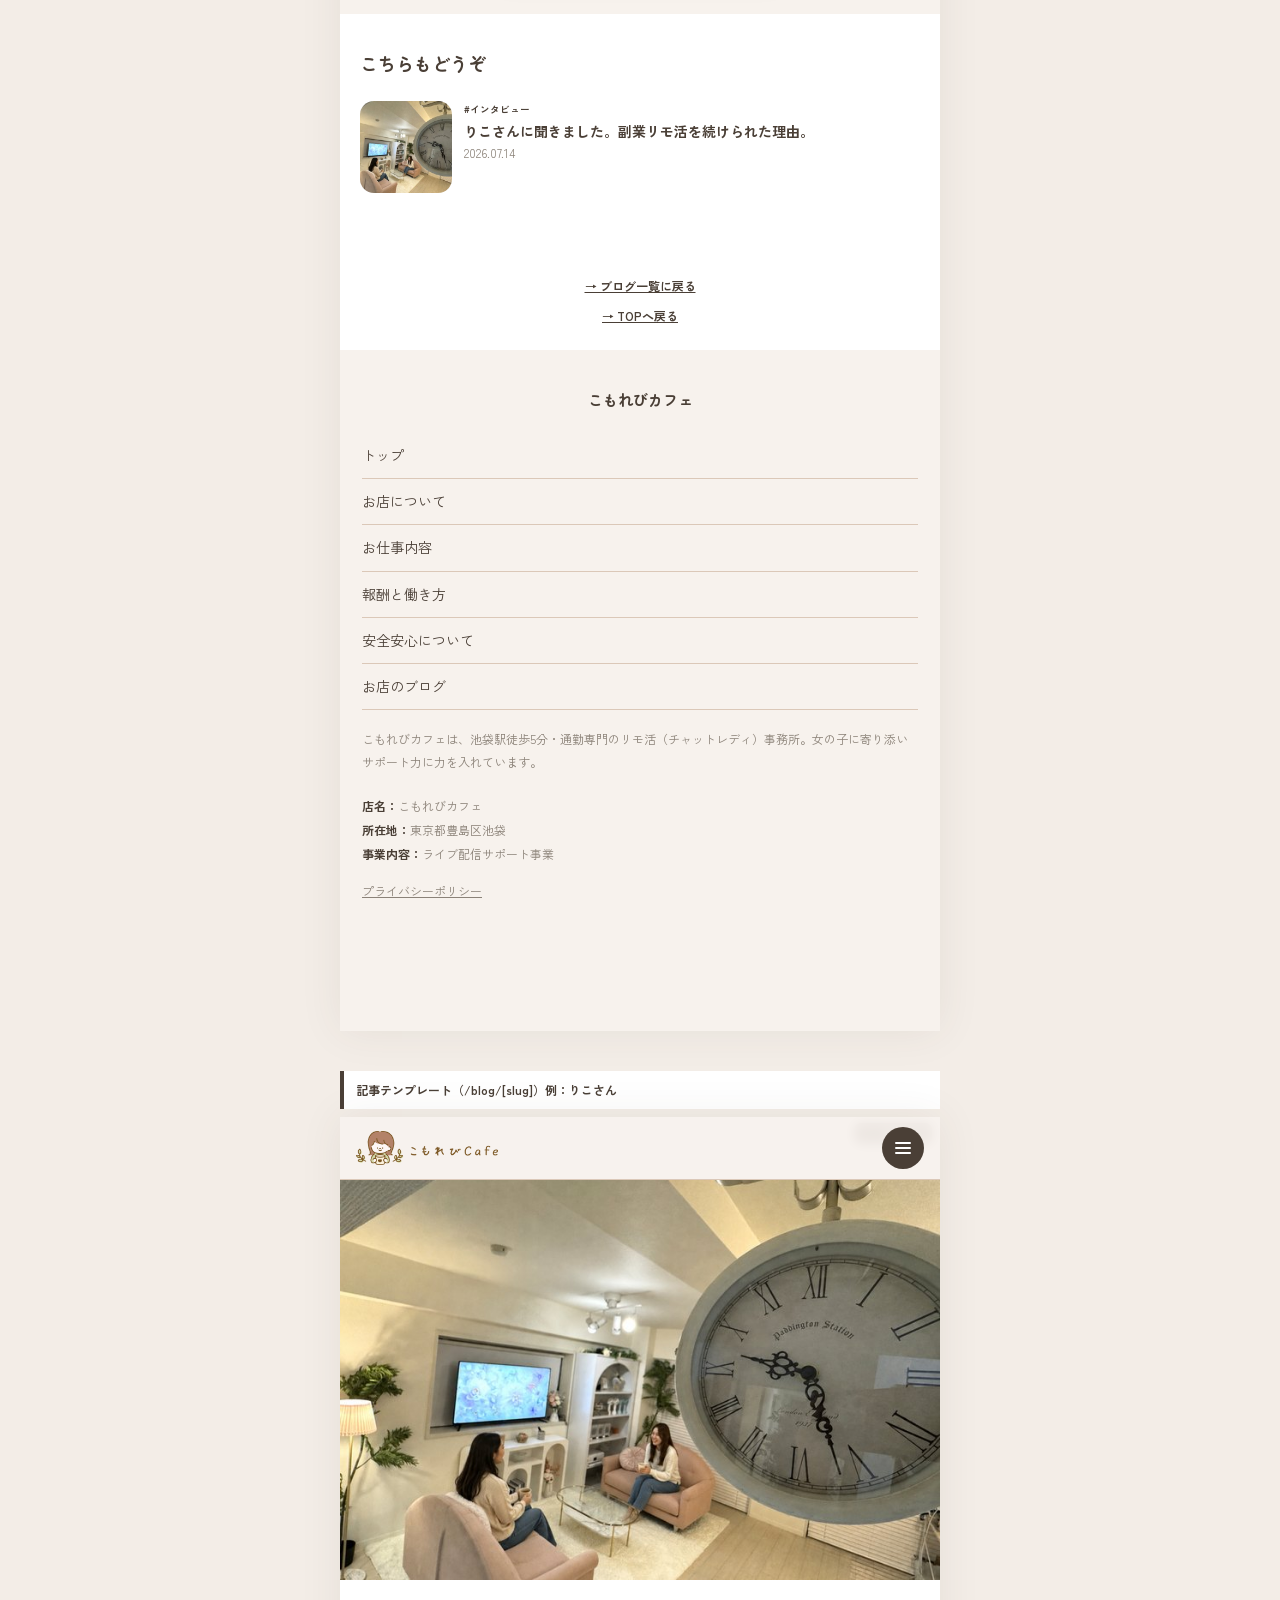
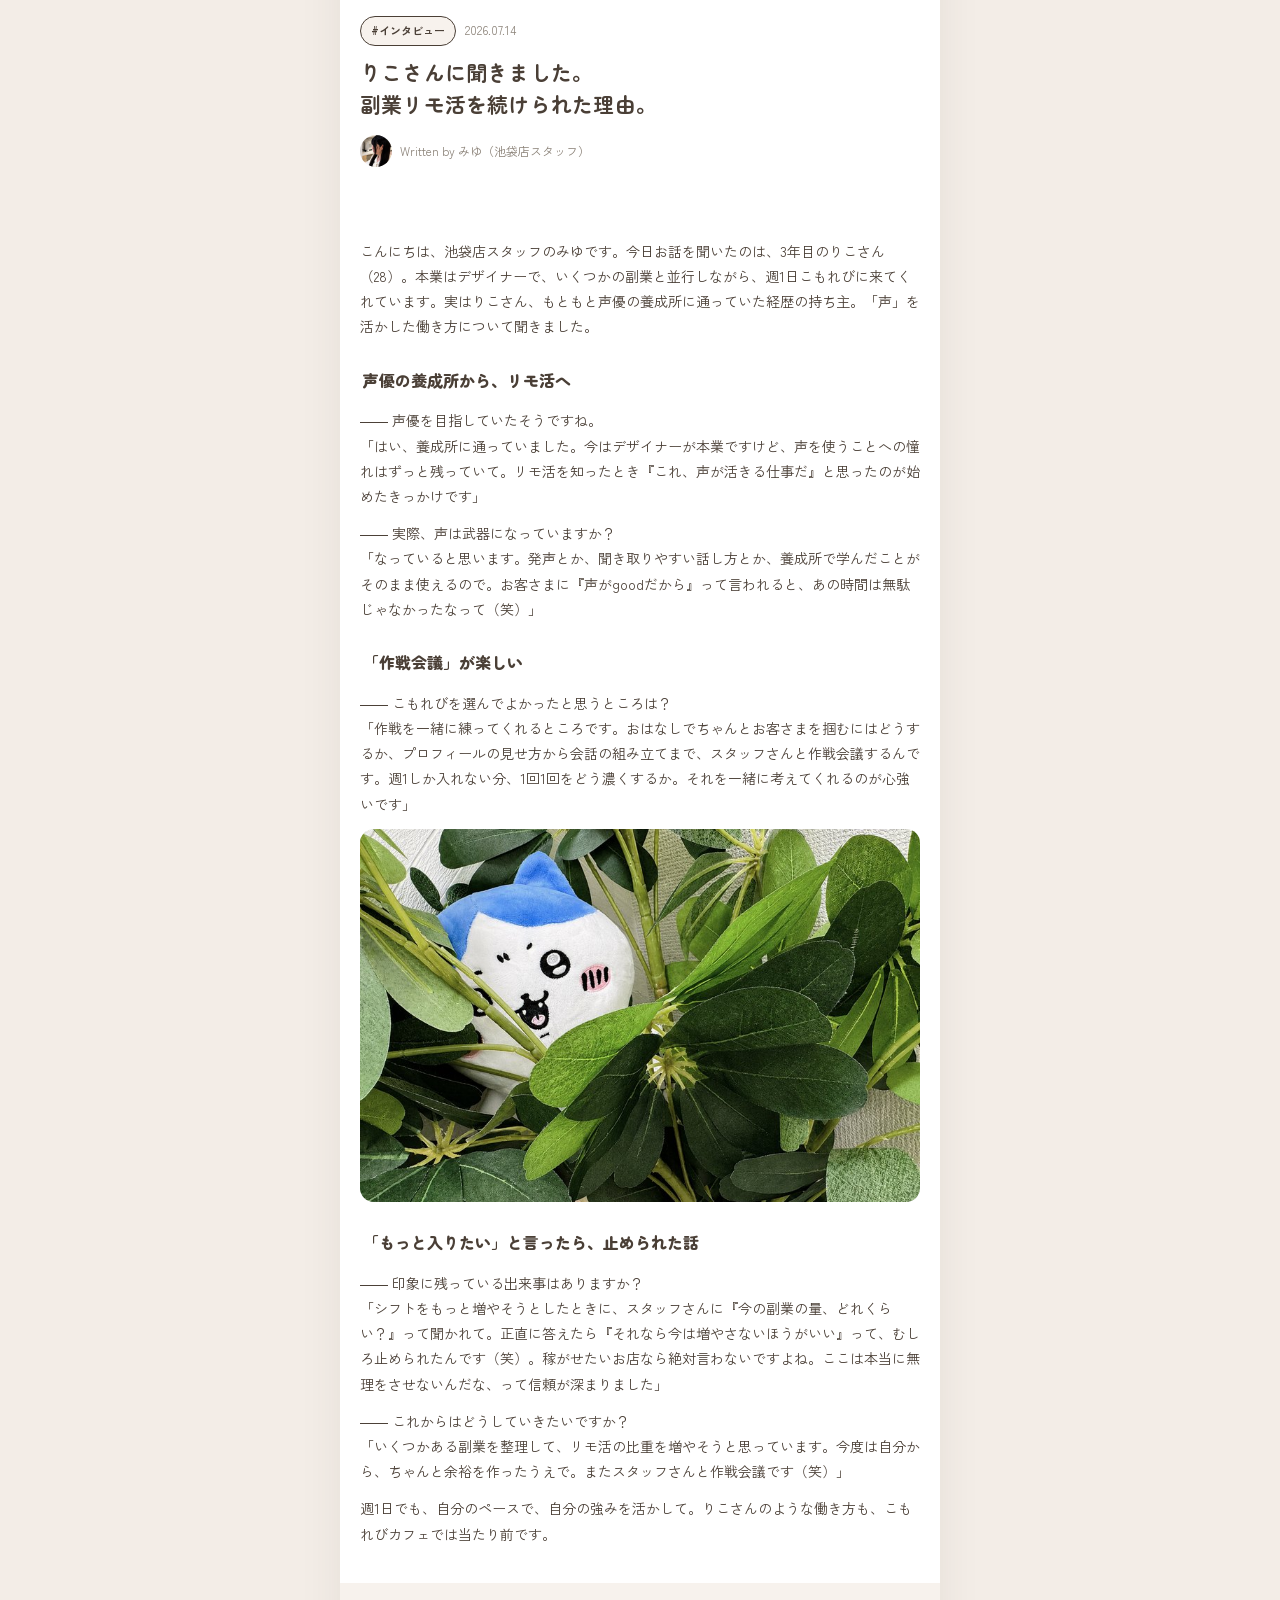
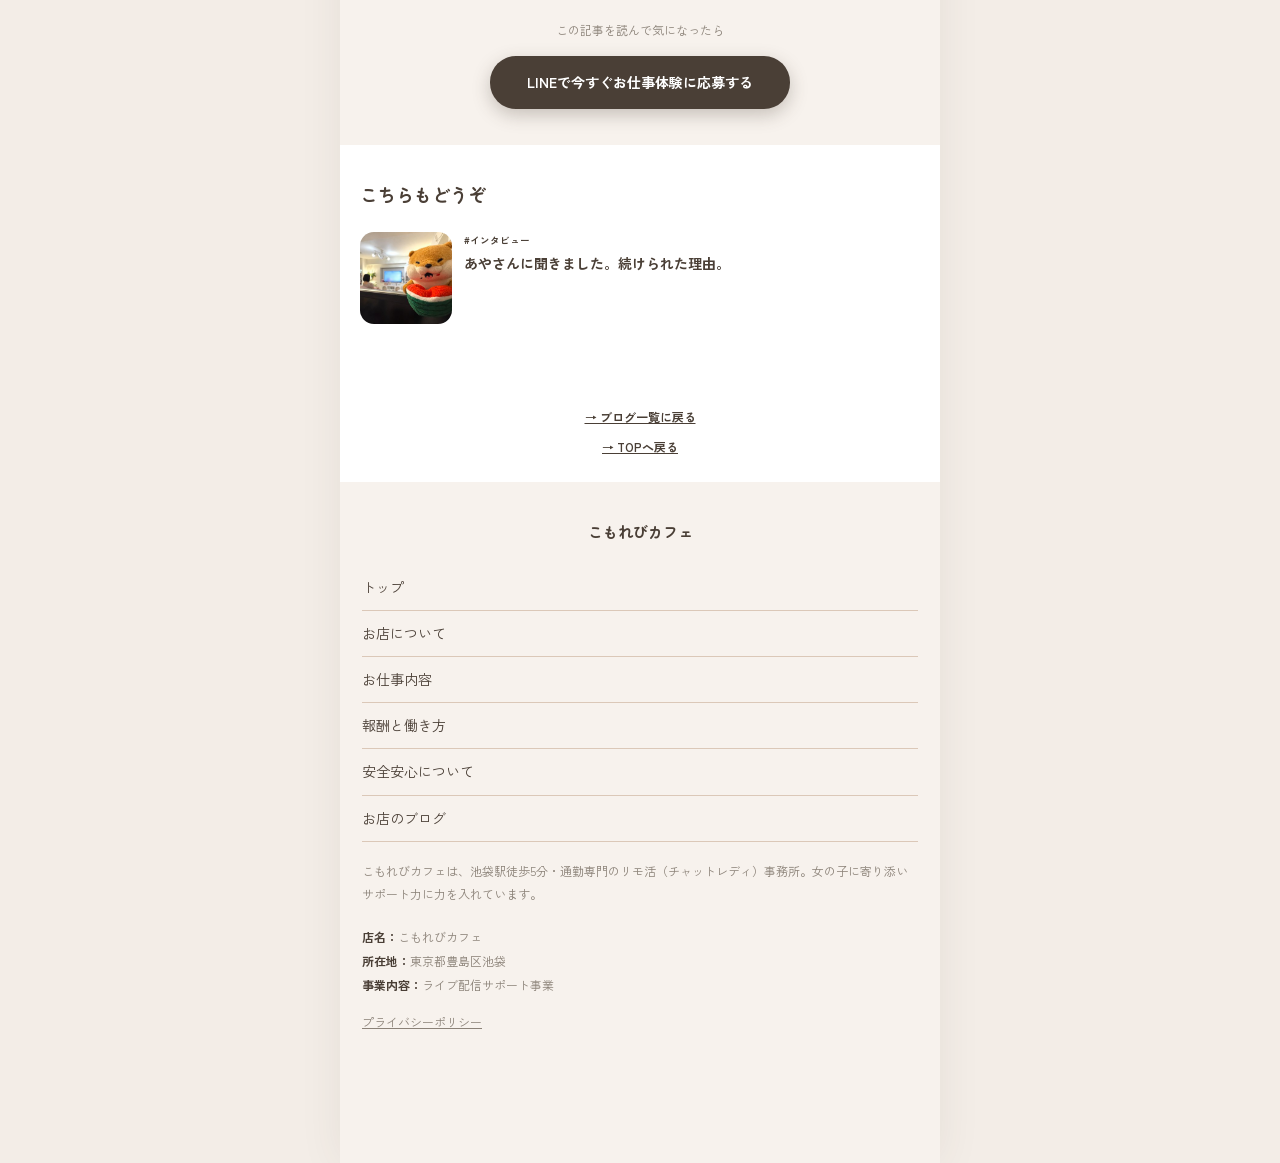
<file: blog.html>
<!DOCTYPE html>

<html lang="ja">
<head>
<!-- Google Tag Manager -->
<script>(function(w,d,s,l,i){w[l]=w[l]||[];w[l].push({'gtm.start':
new Date().getTime(),event:'gtm.js'});var f=d.getElementsByTagName(s)[0],
j=d.createElement(s),dl=l!='dataLayer'?'&l='+l:'';j.async=true;j.src=
'https://www.googletagmanager.com/gtm.js?id='+i+dl;f.parentNode.insertBefore(j,f);
})(window,document,'script','dataLayer','GTM-PHS9LXJQ');</script>
<!-- End Google Tag Manager -->
<meta charset="utf-8"/>
<meta content="width=device-width, initial-scale=1.0" name="viewport"/>
<title>お店のブログ｜こもれびカフェ</title>
<link href="https://fonts.googleapis.com" rel="preconnect"/>
<link crossorigin="" href="https://fonts.gstatic.com" rel="preconnect"/>
<link href="https://fonts.googleapis.com/css2?family=Zen+Kaku+Gothic+New:wght@400;500;700&amp;family=Zen+Maru+Gothic:wght@400;700;900&amp;display=swap" rel="stylesheet"/>

<link href="css/style.css" rel="stylesheet"/><link href="images/favicon.png" rel="icon"/></head>
<body>
<!-- Google Tag Manager (noscript) -->
<noscript><iframe src="https://www.googletagmanager.com/ns.html?id=GTM-PHS9LXJQ"
height="0" width="0" style="display:none;visibility:hidden"></iframe></noscript>
<!-- End Google Tag Manager (noscript) -->
<!-- ============ ブログ一覧 ============ -->
<div class="pagehead">ブログ一覧（/blog）</div>
<div class="phone">
<header class="hd">
<div class="hlogo">
<a href="/"><img alt="こもれびカフェ" src="images/logo_wide.png"/></a></div>
<div class="menubtn" onclick="toggleMenu()"><span></span><span></span><span></span></div>
</header>
<!--<section style="padding:0;border-bottom:none;">
<span class="tag">1 最新記事バナー</span>
<div class="imgbox" style="height:220px;border-radius:0;"><span>写真：最新記事サムネイル（自動スライド・最大8個）</span></div>
<div style="position:absolute;left:0;right:0;bottom:34px;padding:0 16px;">
<p style="background:rgba(255,255,255,.9);display:inline-block;padding:6px 12px;font-size:12px;font-weight:bold;border-radius:8px;">
        記事タイトルがここに入ります
      </p>
</div>
<p class="center small" style="padding:10px 0;letter-spacing:3px;color:var(--accent);">● ○ ○ ○ ○ ○ ○ ○</p>
</section>-->
<section>
<span class="tag">2 店舗ブログ見出し</span>
<span class="t-main">お店の日常をお届けします</span>
<span class="t-lg">こもれびカフェ official ブログ</span>
</section>
<section style="padding-top:0;">
<span class="tag">3 カテゴリ</span>
<div class="cat-row">
<div class="cat" title="/blog/interview/"><div class="imgbox"><img alt="インタビュー" src="images/blog-01.png" style="width:100%;height:100%;object-fit:cover;display:block;"/></div>インタビュー</div>
<div class="cat" title="/blog/shop/"><div class="imgbox"><img alt="お店について" src="images/blog-02.png" style="width:100%;height:100%;object-fit:cover;display:block;"/></div>お店について</div>
<div class="cat" title="/blog/job-info/"><div class="imgbox"><img alt="お仕事について" src="images/blog-03.png" style="width:100%;height:100%;object-fit:cover;display:block;"/></div>お仕事について</div>
<div class="cat" title="/blog/worry/"><div class="imgbox"><img alt="お悩み" src="images/blog-04.png" style="width:100%;height:100%;object-fit:cover;display:block;"/></div>お悩み</div>
<div class="cat" title="/blog/ikebukuro/"><div class="imgbox"><img alt="池袋でおすすめ！" src="images/blog-05.png" style="width:100%;height:100%;object-fit:cover;display:block;"/></div>池袋で<br/>おすすめ！</div>
</div>
</section>
<section>
<span class="tag">3+ 記事一覧</span>
<a class="card" href="#aya-article">
<img alt="サムネイル" src="images/blog-06.jpg" style="min-width:92px;width:92px;aspect-ratio:1/1;height:auto;align-self:flex-start;object-fit:cover;border-radius:14px;flex-shrink:0;display:block;"/>
<div><p class="meta">#インタビュー</p><p class="ttl">あやさんに聞きました。続けられた理由。</p><p class="small">2026.08.01</p></div>
</a>
<a class="card" href="#riko-article">
<img alt="サムネイル" src="images/blog-09.jpg" style="min-width:92px;width:92px;aspect-ratio:1/1;height:auto;align-self:flex-start;object-fit:cover;border-radius:14px;flex-shrink:0;display:block;"/>
<div><p class="meta">#インタビュー</p><p class="ttl">りこさんに聞きました。副業リモ活を続けられた理由。</p><p class="small">2026.07.14</p></div>
</a>
<a class="btn soft">もっと見る</a>
</section>
<section style="background:var(--base-light);">
<span class="tag">4 スタッフのこと</span>
<p class="t-lg">スタッフのこと</p>
<div class="staff-card2">
<div class="staff-head">
<img alt="みゆ（池袋店スタッフ）" class="staff-photo" src="images/top-25.jpg"/>
<div>
<div class="staff-name">みゆ</div>
<div class="staff-role">池袋店スタッフ／じつは人見知り</div>
</div>
</div>
<ul class="staff-notes">
<li>✎ すきなもの：カフェラテ、文房具</li>
<li>✎ 得意なこと：はじめての子の"最初のひとこと"を一緒に考えること</li>
<li>✎ 女の子に言われてうれしかった言葉：「ここだと、素の自分でいられます」</li>
</ul>
<p class="staff-msg">こもれびカフェはスタッフがたくさんいるお店じゃないけど、1店舗のみでお家みたいな距離感だから、小さなことでも細かく気づいて、アドバイスできます。</p>
</div>
</section>
<footer>
<div class="flogo">こもれびカフェ</div>
<ul>
<li><a href="/">トップ</a></li>
<li><a href="about.html">お店について</a></li>
<li><a href="work.html">お仕事内容</a></li>
<li><a href="pay.html">報酬と働き方</a></li>
<li><a href="safety.html">安全安心について</a></li>
<li><a href="blog.html">お店のブログ</a></li>
</ul>
<p class="small" style="margin-top:18px;line-height:1.9;">こもれびカフェは、池袋駅徒歩5分・通勤専門のリモ活（チャットレディ）事務所。女の子に寄り添いサポート力に力を入れています。</p>
<div class="company">
<b>店名：</b>こもれびカフェ<br/>
<b>所在地：</b>東京都豊島区池袋<br/>
<b>事業内容：</b>ライブ配信サポート事業
    </div>
<p class="small" style="margin-top:14px;"><a href="privacy.html" style="color:var(--text-sub);text-decoration:underline;">プライバシーポリシー</a></p>
</footer>
</div>
<div class="kaiyu"><a href="/">→ TOPへ戻る</a></div>

<!-- ============ 記事テンプレート ============ -->
<div class="pagehead">記事テンプレート（/blog/[slug]）</div>
<div class="phone" id="aya-article">
<header class="hd">
<div class="hlogo">
<img alt="こもれびカフェ" src="images/logo_wide.png"/> </div>
<div class="menubtn" onclick="toggleMenu()"><span></span><span></span><span></span></div>
</header>
<section style="padding:0;border-bottom:none;">
<img alt="あやさんインタビュー写真" src="images/blog-10.jpg" style="width:100%;aspect-ratio:3/2;height:auto;object-fit:cover;display:block;"/>
</section>
<section>
<span class="tag">記事ヘッダー</span>
<p class="small"><span class="badge">#インタビュー</span> <span style="margin-left:6px;">2026.08.01</span></p>
<h2 style="margin-top:10px;"><span class="t-main">あやさんに聞きました。<br/>続けられた理由。</span></h2>
<div style="display:flex;gap:8px;align-items:center;margin-top:12px;">
<img alt="みゆ（池袋店スタッフ）" src="images/blog-11.jpg" style="width:32px;height:32px;min-width:32px;border-radius:50%;object-fit:cover;display:block;"/>
<p class="small">Written by みゆ（池袋店スタッフ）</p>
</div>
</section>
<section>
<span class="tag">本文（例文）</span>
<p>こんにちは、池袋店スタッフのみゆです。今日は、こもれびカフェで2年目を迎えたあやさん（24）にお話を聞きました。平日は派遣の事務員として働きながら、週3日こもれびに通ってくれています。ご本人いわく、かなりの人見知り。そんなあやさんが、どうして2年も続いているのか。休憩スペースでゆっくり聞いてみました。</p>
<p class="h3-wrap"><span class="h-article">「事務を選んだのも、人と話さなくていいから」</span></p>
<p style="margin-top:12px;">―― 人見知りで会話も苦手だったと聞きました。正直、このお仕事は不安じゃなかったですか？<br/>「不安しかなかったです（笑）。そもそも事務の仕事を選んだのも、人とあまり話さなくていいからだったので。リモ活を知ったときも『私には無理だろうな』って、しばらく応募できませんでした」</p>
<p style="margin-top:12px;">―― それでも応募した決め手は？<br/>「面接だけでも、質問だけでもいいって書いてあったからです。それで話を聞きに行ったら、スタッフさんに『できないことは断っていいよ』って最初に言われて。頑張らせられるものだと思っていたので、拍子抜けしました」</p>
<img alt="休憩スペースでインタビュー中のあやさん" src="images/blog-12.jpg" style="width:100%;aspect-ratio:3/2;height:auto;object-fit:cover;border-radius:14px;margin-top:12px;display:block;"/>
<p class="h3-wrap"><span class="h-article">会話のコツは、スタッフさんに教わった</span></p>
<p style="margin-top:12px;">―― 会話が苦手なところから、どうやって慣れていったんですか？<br/>「スタッフさんが『最初のひとこと』から一緒に考えてくれました。話が途切れちゃったときの返し方とか、質問のしかたとか、コツをほんとに少しずつ。最初の頃は配信のあとに毎回ふり返りもしてくれて。今は『いつもの常連さんと、いつものおはなし』って感じなので、緊張はほぼないです」</p>
<p style="margin-top:12px;">―― 事務のお仕事と比べてどうですか？<br/>「不思議なんですけど、今は話すほうの仕事が楽しみなんですよね。自分でもびっくりしています」</p>
<img alt="配信ルームの様子" src="images/blog-13.jpg" style="width:100%;aspect-ratio:3/2;height:auto;object-fit:cover;border-radius:14px;margin-top:12px;display:block;"/>
<p class="h3-wrap"><span class="h-article">お店がおしゃれだから、出勤が苦じゃない</span></p>
<p style="margin-top:12px;">―― お店の環境はどうですか？<br/>「お店がおしゃれなので、出勤するのが苦じゃないです。お洋服もコスメもそろってるので、仕事終わりに手ぶらで来られるのもうれしい。あと、たまにある差し入れが楽しみで……この前はお店でたこ焼きを作ってくれました（笑）。ああいう距離感が、うちっぽいなと思います」</p>
<p style="margin-top:12px;">―― 最後に、昔のあやさんみたいに迷っている方にひとこと。<br/>「人見知りでも、会話が苦手でも、少しずつで大丈夫です。私みたいなタイプでも2年続いてるので」</p>
<p style="margin-top:12px;">あやさんの「少しずつ」を、これからも一緒に。まずはお仕事体験で、お店の空気をのぞいてみてください。</p>
</section>
<section style="background:var(--base-light);">
<span class="tag">記事内CTA</span>
<p class="center small">この記事を読んで気になったら</p>
<a class="btn" href="#line">LINEで今すぐお仕事体験に応募する</a>
</section>
<section>
<span class="tag">関連記事</span>
<p class="t-lg">こちらもどうぞ</p>
<a class="card" href="#riko-article">
<img alt="サムネイル" src="images/blog-09.jpg" style="min-width:92px;width:92px;aspect-ratio:1/1;height:auto;align-self:flex-start;object-fit:cover;border-radius:14px;flex-shrink:0;display:block;"/>
<div><p class="meta">#インタビュー</p><p class="ttl">りこさんに聞きました。副業リモ活を続けられた理由。</p><p class="small">2026.07.14</p></div>
</a>
</section>
<div class="kaiyu"><a href="blog.html">→ ブログ一覧に戻る</a><a href="/">→ TOPへ戻る</a></div>
<footer>
<div class="flogo">こもれびカフェ</div>
<ul>
<li><a href="/">トップ</a></li>
<li><a href="about.html">お店について</a></li>
<li><a href="work.html">お仕事内容</a></li>
<li><a href="pay.html">報酬と働き方</a></li>
<li><a href="safety.html">安全安心について</a></li>
<li><a href="blog.html">お店のブログ</a></li>
</ul>
<p class="small" style="margin-top:18px;line-height:1.9;">こもれびカフェは、池袋駅徒歩5分・通勤専門のリモ活（チャットレディ）事務所。女の子に寄り添いサポート力に力を入れています。</p>
<div class="company">
<b>店名：</b>こもれびカフェ<br/>
<b>所在地：</b>東京都豊島区池袋<br/>
<b>事業内容：</b>ライブ配信サポート事業
    </div>
<p class="small" style="margin-top:14px;"><a href="privacy.html" style="color:var(--text-sub);text-decoration:underline;">プライバシーポリシー</a></p>
</footer>
</div>
<!-- ============ 記事テンプレート ============ -->
<div class="pagehead">記事テンプレート（/blog/[slug]）例：りこさん</div>
<div class="phone" id="riko-article">
<header class="hd">
<div class="hlogo">
<img alt="こもれびカフェ" src="images/logo_wide.png"/> </div>
<div class="menubtn" onclick="toggleMenu()"><span></span><span></span><span></span></div>
</header>
<section style="padding:0;border-bottom:none;">
<img alt="りこさんインタビュー写真" src="images/blog-14.jpg" style="width:100%;aspect-ratio:3/2;height:auto;object-fit:cover;display:block;"/>
</section>
<section>
<span class="tag">記事ヘッダー</span>
<p class="small"><span class="badge">#インタビュー</span> <span style="margin-left:6px;">2026.07.14</span></p>
<h2 style="margin-top:10px;"><span class="t-main">りこさんに聞きました。<br/>副業リモ活を続けられた理由。</span></h2>
<div style="display:flex;gap:8px;align-items:center;margin-top:12px;">
<img alt="みゆ（池袋店スタッフ）" src="images/blog-11.jpg" style="width:32px;height:32px;min-width:32px;border-radius:50%;object-fit:cover;display:block;"/>
<p class="small">Written by みゆ（池袋店スタッフ）</p>
</div>
</section>
<section>
<span class="tag">本文（例文）</span>
<p>こんにちは、池袋店スタッフのみゆです。今日お話を聞いたのは、3年目のりこさん（28）。本業はデザイナーで、いくつかの副業と並行しながら、週1日こもれびに来てくれています。実はりこさん、もともと声優の養成所に通っていた経歴の持ち主。「声」を活かした働き方について聞きました。</p>
<p class="h3-wrap"><span class="h-article">声優の養成所から、リモ活へ</span></p>
<p style="margin-top:12px;">―― 声優を目指していたそうですね。<br/>「はい、養成所に通っていました。今はデザイナーが本業ですけど、声を使うことへの憧れはずっと残っていて。リモ活を知ったとき『これ、声が活きる仕事だ』と思ったのが始めたきっかけです」</p>
<p style="margin-top:12px;">―― 実際、声は武器になっていますか？<br/>「なっていると思います。発声とか、聞き取りやすい話し方とか、養成所で学んだことがそのまま使えるので。お客さまに『声がgoodだから』って言われると、あの時間は無駄じゃなかったなって（笑）」</p>
<p class="h3-wrap"><span class="h-article">「作戦会議」が楽しい</span></p>
<p style="margin-top:12px;">―― こもれびを選んでよかったと思うところは？<br/>「作戦を一緒に練ってくれるところです。おはなしでちゃんとお客さまを掴むにはどうするか、プロフィールの見せ方から会話の組み立てまで、スタッフさんと作戦会議するんです。週1しか入れない分、1回1回をどう濃くするか。それを一緒に考えてくれるのが心強いです」</p>
<img alt="配信ルームの様子" src="images/blog-15.jpg" style="width:100%;aspect-ratio:3/2;height:auto;object-fit:cover;border-radius:14px;margin-top:12px;display:block;"/>
<p class="h3-wrap"><span class="h-article">「もっと入りたい」と言ったら、止められた話</span></p>
<p style="margin-top:12px;">―― 印象に残っている出来事はありますか？<br/>「シフトをもっと増やそうとしたときに、スタッフさんに『今の副業の量、どれくらい？』って聞かれて。正直に答えたら『それなら今は増やさないほうがいい』って、むしろ止められたんです（笑）。稼がせたいお店なら絶対言わないですよね。ここは本当に無理をさせないんだな、って信頼が深まりました」</p>
<p style="margin-top:12px;">―― これからはどうしていきたいですか？<br/>「いくつかある副業を整理して、リモ活の比重を増やそうと思っています。今度は自分から、ちゃんと余裕を作ったうえで。またスタッフさんと作戦会議です（笑）」</p>
<p style="margin-top:12px;">週1日でも、自分のペースで、自分の強みを活かして。りこさんのような働き方も、こもれびカフェでは当たり前です。</p>
</section>
<section style="background:var(--base-light);">
<span class="tag">記事内CTA</span>
<p class="center small">この記事を読んで気になったら</p>
<a class="btn" href="#line">LINEで今すぐお仕事体験に応募する</a>
</section>
<section>
<span class="tag">関連記事</span>
<p class="t-lg">こちらもどうぞ</p>
<a class="card" href="#aya-article">
<img alt="サムネイル" src="images/blog-06.jpg" style="min-width:92px;width:92px;aspect-ratio:1/1;height:auto;align-self:flex-start;object-fit:cover;border-radius:14px;flex-shrink:0;display:block;"/>
<div><p class="meta">#インタビュー</p><p class="ttl">あやさんに聞きました。続けられた理由。</p></div>
</a>
</section>
<div class="kaiyu"><a href="blog.html">→ ブログ一覧に戻る</a><a href="/">→ TOPへ戻る</a></div>
<footer>
<div class="flogo">こもれびカフェ</div>
<ul>
<li><a href="/">トップ</a></li>
<li><a href="about.html">お店について</a></li>
<li><a href="work.html">お仕事内容</a></li>
<li><a href="pay.html">報酬と働き方</a></li>
<li><a href="safety.html">安全安心について</a></li>
<li><a href="blog.html">お店のブログ</a></li>
</ul>
<p class="small" style="margin-top:18px;line-height:1.9;">こもれびカフェは、池袋駅徒歩5分・通勤専門のリモ活（チャットレディ）事務所。女の子に寄り添いサポート力に力を入れています。</p>
<div class="company">
<b>店名：</b>こもれびカフェ<br/>
<b>所在地：</b>東京都豊島区池袋<br/>
<b>事業内容：</b>ライブ配信サポート事業
    </div>
<p class="small" style="margin-top:14px;"><a href="privacy.html" style="color:var(--text-sub);text-decoration:underline;">プライバシーポリシー</a></p>
</footer>
</div>
<!-- ☰メニュードロワー（共通） -->
<div class="drawer" id="drawer" onclick="closeMenu()">
<div class="dpanel" onclick="event.stopPropagation()">
<div class="dhead">
<div class="hlogo">
<img alt="こもれびカフェ ロゴ" src="images/logo.png"/>
</div>
<div class="dclose" onclick="closeMenu()"><span class="xx">✕</span><span class="t">CLOSE</span></div>
<svg class="dwave" fill="#fff" preserveaspectratio="none" viewbox="0 0 390 24"><path d="M0 24 L0 13 Q97 0 195 11 Q292 22 390 8 L390 24 Z"></path></svg>
</div>
<div class="dbody">
<div class="menu-grid">
<a class="menu-cell wide" href="/"><div class="micon"><svg aria-label="トップ" fill="none" height="48" viewbox="0 0 400 400" width="48" xmlns="http://www.w3.org/2000/svg">
<path d="M176.672 221.15C183.92 158.934 235.869 125.607 282.003 100.54" stroke="#4A3F36" stroke-linecap="round" stroke-linejoin="round" stroke-opacity="0.9" stroke-width="16"></path>
<path d="M279.832 109.907C269.489 197.741 247.468 207.825 181.017 222.321" stroke="#4A3F36" stroke-linecap="round" stroke-linejoin="round" stroke-opacity="0.9" stroke-width="16"></path>
<path d="M274.4 111.078C237.21 152.381 202.233 195.956 169.069 241.057" stroke="#4A3F36" stroke-linecap="round" stroke-linejoin="round" stroke-opacity="0.9" stroke-width="16"></path>
<path d="M140.356 258.222C130.493 268.669 115.689 268.598 118.345 290.76C119.782 302.754 217.201 299.598 217.201 290.76C217.201 272.098 204.131 268.551 199.837 263.464C193.175 255.574 212.411 241.056 173.02 242.227C162.34 242.545 151.208 243.769 140.356 243.769" stroke="#4A3F36" stroke-linecap="round" stroke-linejoin="round" stroke-opacity="0.9" stroke-width="16"></path>
<path d="M252.682 155.244C246.928 156.113 241.11 155.878 235.308 155.878" stroke="#4A3F36" stroke-linecap="round" stroke-linejoin="round" stroke-opacity="0.9" stroke-width="16"></path>
<path d="M230.967 179.329C228.134 178.435 225.2 178.697 222.28 178.697" stroke="#4A3F36" stroke-linecap="round" stroke-linejoin="round" stroke-opacity="0.9" stroke-width="16"></path>
</svg></div><span>トップ</span></a>
<a class="menu-cell" href="about.html"><div class="micon"><svg aria-label="お店" fill="none" height="48" viewbox="0 0 400 400" width="48" xmlns="http://www.w3.org/2000/svg">
<path d="M112 170.553C170.197 172.25 229.086 163.825 287.237 163.825" stroke="#4A3F36" stroke-linecap="round" stroke-linejoin="round" stroke-opacity="0.9" stroke-width="16"></path>
<path d="M150.763 347.627C145.375 319.606 116.381 148.984 137.036 138.69C158.435 128.023 257.744 127.069 265.956 135.252C278.565 147.826 261.956 341.306 254.924 348.313C251.324 351.901 236.608 351.113 232.815 351.113C206.568 351.113 179.483 353.416 153.519 351.064" stroke="#4A3F36" stroke-linecap="round" stroke-linejoin="round" stroke-opacity="0.9" stroke-width="16"></path>
<path d="M238.561 130.446C251.228 103.087 261.324 74.325 273.33 47" stroke="#4A3F36" stroke-linecap="round" stroke-linejoin="round" stroke-opacity="0.9" stroke-width="16"></path>
</svg></div><span>お店について</span></a>
<a class="menu-cell" href="work.html"><div class="micon"><svg aria-label="仕事内容" fill="none" height="48" viewbox="0 0 400 400" width="48" xmlns="http://www.w3.org/2000/svg">
<path d="M120.547 214.429C120.547 187.878 104.047 110.33 117.927 93.9285C130.975 78.5116 263.514 82.3773 275.493 96.4235C284.404 105.825 274.98 201.812 269.047 220.032" stroke="#4A3F36" stroke-linecap="round" stroke-linejoin="round" stroke-opacity="0.9" stroke-width="16"></path>
<path d="M260.023 222.458C213.1 217.603 166.189 225.809 120.549 217.607" stroke="#4A3F36" stroke-linecap="round" stroke-linejoin="round" stroke-opacity="0.9" stroke-width="16"></path>
<path d="M111.55 234.424C99.9904 257.458 90.6837 281.015 78 303.038" stroke="#4A3F36" stroke-linecap="round" stroke-linejoin="round" stroke-opacity="0.9" stroke-width="16"></path>
<path d="M78.5566 313.013C159.107 314.462 241.36 309.779 321.512 309.779" stroke="#4A3F36" stroke-linecap="round" stroke-linejoin="round" stroke-opacity="0.9" stroke-width="16"></path>
<path d="M272.021 225.692C289.4 250.974 315.779 273.27 322.94 299.296" stroke="#4A3F36" stroke-linecap="round" stroke-linejoin="round" stroke-opacity="0.9" stroke-width="16"></path>
<path d="M319.065 315.763C244.21 316.382 152.239 312.874 84.4092 315.225" stroke="#4A3F36" stroke-linecap="round" stroke-linejoin="round" stroke-opacity="0.9" stroke-width="16"></path>
<path d="M210.132 284.977C202.431 285.5 194.422 285.301 186.872 286.169" stroke="#4A3F36" stroke-linecap="round" stroke-linejoin="round" stroke-opacity="0.9" stroke-width="16"></path>
</svg></div><span>お仕事内容</span></a>
<a class="menu-cell" href="pay.html"><div class="micon"><svg aria-label="コイン" fill="none" height="48" viewbox="0 0 400 400" width="48" xmlns="http://www.w3.org/2000/svg">
<path d="M293.602 247.555C305.989 265.03 321.605 218.047 318.631 212.312C315.353 205.99 303.029 206.503 302.094 202.823C297.128 183.26 293.634 133.662 245.309 127.899M198.057 127.899C115.015 132.36 110.247 193.528 129.624 243.42C153.148 303.98 242.918 309.317 277.909 257.839" stroke="#4A3F36" stroke-linecap="round" stroke-linejoin="round" stroke-opacity="0.9" stroke-width="16"></path>
<path d="M239.941 142.069C227.279 139.833 213.831 141.646 199.597 147.508" opacity="0.503384" stroke="#4A3F36" stroke-linecap="round" stroke-linejoin="round" stroke-opacity="0.9" stroke-width="16"></path>
<path d="M277.527 195.706C278.593 191.554 278.593 190.083 279.675 187.403" stroke="#4A3F36" stroke-linecap="round" stroke-linejoin="round" stroke-opacity="0.9" stroke-width="16"></path>
<path d="M265.203 284.667C278.684 302.081 251.845 302.946 245.313 290.374" stroke="#4A3F36" stroke-linecap="round" stroke-linejoin="round" stroke-opacity="0.9" stroke-width="16"></path>
<path d="M142.092 275.178C132.419 297.373 160.467 307.764 160.467 284.741" stroke="#4A3F36" stroke-linecap="round" stroke-linejoin="round" stroke-opacity="0.9" stroke-width="16"></path>
<path d="M120.737 201.059C115.562 203.901 111.156 203.333 106.366 199.174C92.3889 187.046 91.4645 157.341 102.982 172.766C115.842 189.982 95.8063 197.766 81.0029 187.855" stroke="#4A3F36" stroke-linecap="round" stroke-linejoin="round" stroke-opacity="0.9" stroke-width="16"></path>
<path d="M285.038 137.196C302.871 121.302 298.649 143.844 293.265 151.818" stroke="#4A3F36" stroke-linecap="round" stroke-linejoin="round" stroke-opacity="0.9" stroke-width="16"></path>
<path d="M233.163 109.999C215.459 84.9374 183.168 125.29 205.859 141.807M232.847 138.57C237.616 132.929 239.528 124.83 235.913 117.228" stroke="#4A3F36" stroke-linecap="round" stroke-linejoin="round" stroke-opacity="0.9" stroke-width="16"></path>
</svg></div><span>報酬と働き方</span></a>
<a class="menu-cell" href="safety.html"><div class="micon"><svg aria-label="盾" fill="none" height="48" viewbox="0 0 400 400" width="48" xmlns="http://www.w3.org/2000/svg">
<path d="M190.587 178.901C163.984 114.531 249.746 84.5972 281.674 136.343C304.757 173.75 264.235 230.165 226.284 212.59" stroke="#4A3F36" stroke-linecap="round" stroke-linejoin="round" stroke-opacity="0.9" stroke-width="16"></path>
<path d="M187.88 186.902C164.625 213.507 139.492 238.236 114.229 262.543" stroke="#4A3F36" stroke-linecap="round" stroke-linejoin="round" stroke-opacity="0.9" stroke-width="16"></path>
<path d="M116.28 270.107C99.8488 299.195 126.586 291.045 148.132 285.851" stroke="#4A3F36" stroke-linecap="round" stroke-linejoin="round" stroke-opacity="0.9" stroke-width="16"></path>
<path d="M149.472 285.5C149.472 280.156 150.846 274.773 153.594 269.351L170.655 271.577L174.538 251.337H187.881L191.389 232.67L205.473 238.136C210.328 223.789 215.376 214.276 220.616 209.594" stroke="#4A3F36" stroke-linecap="round" stroke-linejoin="round" stroke-opacity="0.9" stroke-width="16"></path>
<path d="M242.897 141.435C247.669 136.278 254.135 136.188 257.869 143.227C271.893 169.636 221.276 169.851 242.066 141.882" stroke="#4A3F36" stroke-linecap="round" stroke-linejoin="round" stroke-opacity="0.9" stroke-width="16"></path>
<path d="M191.389 208.333C172.583 223.755 146.223 251.858 131.766 262.543" opacity="0.503384" stroke="#4A3F36" stroke-linecap="round" stroke-linejoin="round" stroke-opacity="0.9" stroke-width="16"></path>
</svg></div><span>安全安心について</span></a>
<a class="menu-cell" href="blog.html"><div class="micon"><svg aria-label="本" enable-background="new 0 0 64 64" fill="#4A3F36" height="48" id="Layer_1" version="1.1" viewbox="0 0 64 64" width="48" xml:space="preserve" xmlns="http://www.w3.org/2000/svg" xmlns:xlink="http://www.w3.org/1999/xlink">
<g>
<g>
<path d="M32.042,21.613c-0.27,0-0.538-0.108-0.735-0.321c-0.375-0.406-0.349-1.039,0.057-1.413    c3.078-2.844,9.794-2.482,12.819-0.854c0.486,0.262,0.668,0.868,0.406,1.354c-0.262,0.487-0.869,0.669-1.354,0.407    c-2.413-1.3-8.205-1.569-10.515,0.562C32.527,21.525,32.284,21.613,32.042,21.613z"></path>
</g>
</g>
<g>
<g>
<path d="M32.041,21.613c-0.242,0-0.485-0.088-0.678-0.266c-2.31-2.132-8.102-1.861-10.514-0.562    c-0.489,0.261-1.093,0.079-1.354-0.407s-0.08-1.093,0.406-1.354c3.025-1.629,9.741-1.988,12.819,0.854    c0.406,0.374,0.431,1.007,0.057,1.413C32.579,21.505,32.311,21.613,32.041,21.613z"></path>
</g>
</g>
<g>
<g>
<path d="M15.752,46.229c-0.331,0-0.654-0.163-0.844-0.463c-0.297-0.466-0.16-1.084,0.306-1.381    c4.372-2.784,14.249-2.345,17.391,0.048c0.439,0.334,0.525,0.962,0.19,1.401c-0.335,0.439-0.96,0.525-1.401,0.19    c-2.541-1.933-11.542-2.222-15.106,0.048C16.122,46.178,15.936,46.229,15.752,46.229z"></path>
</g>
</g>
<g>
<g>
<path d="M15.732,25.021c-0.356,0-0.701-0.19-0.881-0.525c-0.262-0.486-0.08-1.093,0.406-1.355c1.241-0.668,3.08-1.115,5.044-1.226    c0.563-0.035,1.024,0.39,1.055,0.941s-0.391,1.023-0.942,1.055c-1.658,0.094-3.232,0.465-4.209,0.991    C16.054,24.983,15.892,25.021,15.732,25.021z"></path>
</g>
</g>
<g>
<g>
<path d="M32.042,41.708c-0.27,0-0.538-0.108-0.735-0.321c-0.375-0.406-0.349-1.039,0.057-1.413    c3.079-2.843,9.795-2.482,12.819-0.854c0.486,0.263,0.668,0.869,0.406,1.355c-0.262,0.485-0.869,0.667-1.354,0.406    c-2.413-1.3-8.204-1.569-10.515,0.562C32.527,41.62,32.284,41.708,32.042,41.708z"></path>
</g>
</g>
<g>
<g>
<path d="M32.041,41.708c-0.242,0-0.485-0.088-0.678-0.266c-2.311-2.132-8.101-1.861-10.514-0.562    c-0.486,0.261-1.092,0.079-1.354-0.406c-0.262-0.486-0.08-1.093,0.406-1.355c3.025-1.629,9.74-1.988,12.819,0.854    c0.406,0.374,0.431,1.007,0.057,1.413C32.579,41.6,32.311,41.708,32.041,41.708z"></path>
</g>
</g>
<g>
<path d="M32,46.229c-0.552,0-1-0.447-1-1V20.53c0-0.553,0.448-1,1-1s1,0.447,1,1v24.698C33,45.781,32.552,46.229,32,46.229z"></path>
</g>
<g>
<path d="M43.75,40.863c-0.552,0-1-0.447-1-1c0-3.975-0.012-8.075-0.024-11.785c-0.009-3.068-0.018-5.87-0.018-8.114   c0-0.553,0.448-1,1-1s1,0.447,1,1c0,2.242,0.008,5.042,0.018,8.107c0.012,3.713,0.024,7.815,0.024,11.792   C44.75,40.416,44.302,40.863,43.75,40.863z"></path>
</g>
<g>
<path d="M20.396,40.863c-0.552,0-1-0.447-1-1c0-3.975-0.013-8.075-0.024-11.785c-0.009-3.068-0.018-5.87-0.018-8.114   c0-0.553,0.448-1,1-1s1,0.447,1,1c0,2.242,0.009,5.042,0.018,8.107c0.011,3.713,0.024,7.815,0.024,11.792   C21.396,40.416,20.948,40.863,20.396,40.863z"></path>
</g>
<g>
<path d="M15.751,46.229c-0.552,0-1-0.447-1-1c0-3.975-0.012-8.422-0.024-12.446c-0.009-3.328-0.018-6.366-0.018-8.61   c0-0.553,0.448-1,1-1s1,0.447,1,1c0,2.242,0.008,5.279,0.018,8.604c0.012,4.026,0.024,8.476,0.024,12.452   C16.751,45.781,16.304,46.229,15.751,46.229z"></path>
</g>
<g>
<g>
<path d="M48.248,46.229c-0.184,0-0.37-0.051-0.536-0.156c-3.564-2.27-12.565-1.98-15.106-0.048    c-0.439,0.335-1.067,0.249-1.401-0.19s-0.249-1.067,0.19-1.401c3.143-2.391,13.017-2.833,17.391-0.048    c0.466,0.297,0.603,0.915,0.306,1.381C48.901,46.065,48.578,46.229,48.248,46.229z"></path>
</g>
</g>
<g>
<path d="M48.249,46.229c-0.552,0-1-0.447-1-1c0-3.977,0.012-8.426,0.024-12.452c0.009-3.325,0.018-6.362,0.018-8.604   c0-0.553,0.448-1,1-1s1,0.447,1,1c0,2.244-0.008,5.282-0.018,8.61c-0.012,4.024-0.024,8.472-0.024,12.446   C49.249,45.781,48.801,46.229,48.249,46.229z"></path>
</g>
<g>
<g>
<path d="M48.268,25.172c-0.16,0-0.322-0.038-0.473-0.119c-0.912-0.492-2.38-0.855-3.927-0.973    c-0.551-0.042-0.963-0.522-0.921-1.073c0.042-0.551,0.514-0.97,1.073-0.921c1.839,0.14,3.561,0.579,4.724,1.205    c0.486,0.263,0.668,0.869,0.406,1.355C48.969,24.981,48.624,25.172,48.268,25.172z"></path>
</g>
</g>
<g>
<path d="M36.25,25.26c-0.395,0-0.768-0.234-0.926-0.622c-0.209-0.512,0.037-1.095,0.548-1.304c1.081-0.44,2.588-0.466,3.749-0.061   c0.521,0.183,0.796,0.752,0.615,1.273c-0.182,0.522-0.752,0.798-1.274,0.615c-0.7-0.245-1.704-0.233-2.334,0.023   C36.504,25.236,36.376,25.26,36.25,25.26z"></path>
</g>
<g>
<path d="M36.25,29.278c-0.395,0-0.768-0.234-0.926-0.622c-0.209-0.512,0.037-1.095,0.548-1.304c1.08-0.44,2.586-0.464,3.749-0.06   c0.521,0.183,0.796,0.752,0.615,1.273c-0.182,0.522-0.752,0.798-1.274,0.615c-0.701-0.244-1.704-0.235-2.334,0.022   C36.504,29.255,36.376,29.278,36.25,29.278z"></path>
</g>
<g>
<path d="M36.25,33.641c-0.395,0-0.768-0.234-0.926-0.622c-0.209-0.512,0.037-1.095,0.548-1.304c1.08-0.441,2.586-0.465,3.749-0.06   c0.521,0.183,0.796,0.752,0.615,1.273c-0.182,0.522-0.752,0.797-1.274,0.615c-0.701-0.244-1.704-0.234-2.334,0.022   C36.504,33.617,36.376,33.641,36.25,33.641z"></path>
</g>
<g>
<path d="M24.688,25.225c-0.395,0-0.768-0.234-0.926-0.622c-0.209-0.512,0.037-1.095,0.548-1.304   c1.081-0.44,2.588-0.466,3.749-0.061c0.521,0.183,0.796,0.752,0.615,1.273c-0.182,0.522-0.75,0.798-1.274,0.615   c-0.699-0.244-1.703-0.233-2.334,0.023C24.942,25.201,24.813,25.225,24.688,25.225z"></path>
</g>
<g>
<path d="M24.688,29.244c-0.395,0-0.768-0.234-0.926-0.622c-0.209-0.512,0.037-1.095,0.548-1.304   c1.081-0.441,2.588-0.466,3.749-0.061c0.521,0.183,0.796,0.752,0.615,1.273c-0.182,0.522-0.75,0.799-1.274,0.615   c-0.699-0.245-1.703-0.233-2.334,0.023C24.942,29.221,24.813,29.244,24.688,29.244z"></path>
</g>
<g>
<path d="M24.688,33.605c-0.395,0-0.768-0.234-0.926-0.622c-0.209-0.512,0.037-1.095,0.548-1.304c1.08-0.44,2.586-0.465,3.749-0.06   c0.521,0.183,0.796,0.752,0.615,1.273c-0.182,0.522-0.75,0.797-1.274,0.615c-0.7-0.244-1.704-0.234-2.334,0.022   C24.942,33.582,24.813,33.605,24.688,33.605z"></path>
</g>
</svg></div><span>お店のブログ</span></a>
<a class="menu-cell" href="/#faq"><div class="micon"><svg aria-label="？マーク" enable-background="new 0 0 64 64" fill="#4A3F36" height="48" id="Layer_1" version="1.1" viewbox="0 0 64 64" width="48" xml:space="preserve" xmlns="http://www.w3.org/2000/svg" xmlns:xlink="http://www.w3.org/1999/xlink"><path d="M18.968,47.18c-1.248,0-2.815-0.948-3.199-5.467c-0.408-4.812-0.57-9.846-0.494-15.39c0.033-2.389,0.345-6.617,2.074-8.093  c1.47-1.256,3.757-1.299,5.428-1.33l0.367-0.007c2.12-0.051,8.885-0.074,13.013-0.074c1.637,0,3.012,0.003,3.818,0.01l0.441,0.002  c2.291,0.006,5.753,0.015,6.873,2.207c2.014,3.94,1.449,10.513,1.146,14.043c-0.121,1.405-0.626,4.733-2.83,6.714  c-1.54,1.385-4.384,1.317-6.228,1.284l-0.339-0.006c-1.822-0.028-3.666-0.047-5.498-0.066l-2.629-0.026  c-2.545,0-5.395,0.264-7.235,2.226c-0.322,0.342-0.621,0.746-0.937,1.172c-0.589,0.794-1.198,1.616-2.069,2.208  C20.089,46.98,19.517,47.18,18.968,47.18z M36.156,18.82c-4.874,0-11.056,0.027-12.965,0.073L22.814,18.9  c-1.368,0.025-3.241,0.061-4.166,0.851c-0.764,0.653-1.329,3.367-1.373,6.6c-0.075,5.478,0.084,10.447,0.487,15.193  c0.21,2.48,0.844,3.636,1.206,3.636c0.064,0,0.249-0.024,0.579-0.249c0.59-0.4,1.074-1.053,1.586-1.743  c0.336-0.454,0.684-0.923,1.085-1.351c2.363-2.517,5.72-2.856,8.693-2.856l2.649,0.026c1.836,0.019,3.683,0.039,5.509,0.066  l0.346,0.006c0.302,0.006,0.633,0.012,0.98,0.012c0.742,0,3.001,0,3.873-0.784c1.673-1.504,2.074-4.23,2.168-5.333  c0.271-3.16,0.824-9.598-0.929-13.028c-0.564-1.105-3.513-1.113-5.097-1.117l-0.452-0.002C39.156,18.823,37.786,18.82,36.156,18.82z  "></path><path d="M37.115,26.205c-1.094,0-2.333-0.002-3.273-0.003L32.915,26.2c-0.552,0-1-0.449-0.999-1.001c0-0.552,0.448-0.999,1-0.999  c0,0,0,0,0,0l0.928,0.001c1.678,0.002,4.306,0.006,5.358-0.001c0.002,0,0.005,0,0.007,0c0.549,0,0.996,0.443,1,0.993  c0.004,0.552-0.441,1.003-0.993,1.007C38.75,26.203,37.978,26.205,37.115,26.205z"></path><path d="M31.562,32.915c-3.105,0-6.106-0.001-6.771-0.002c-0.552,0-1-0.449-0.999-1.001c0-0.552,0.448-0.999,1-0.999c0,0,0,0,0,0  c1.399,0.001,13.131,0.005,14.41-0.004c0.002,0,0.005,0,0.007,0c0.549,0,0.996,0.443,1,0.993c0.004,0.552-0.44,1.003-0.993,1.007  C38.544,32.913,34.99,32.915,31.562,32.915z"></path></svg></div><span>よくある質問</span></a>
</div>
<a class="menu-cta" href="#line" onclick="closeMenu()">→ LINEで気軽に相談してみる</a>
</div>
</div>
</div>
<div class="fixnav" id="fixNav">
<a class="line-btn" href="#line">LINEで<br/>応募する</a>
</div>

<script src="js/main.js"></script></body>
</html>
</file>
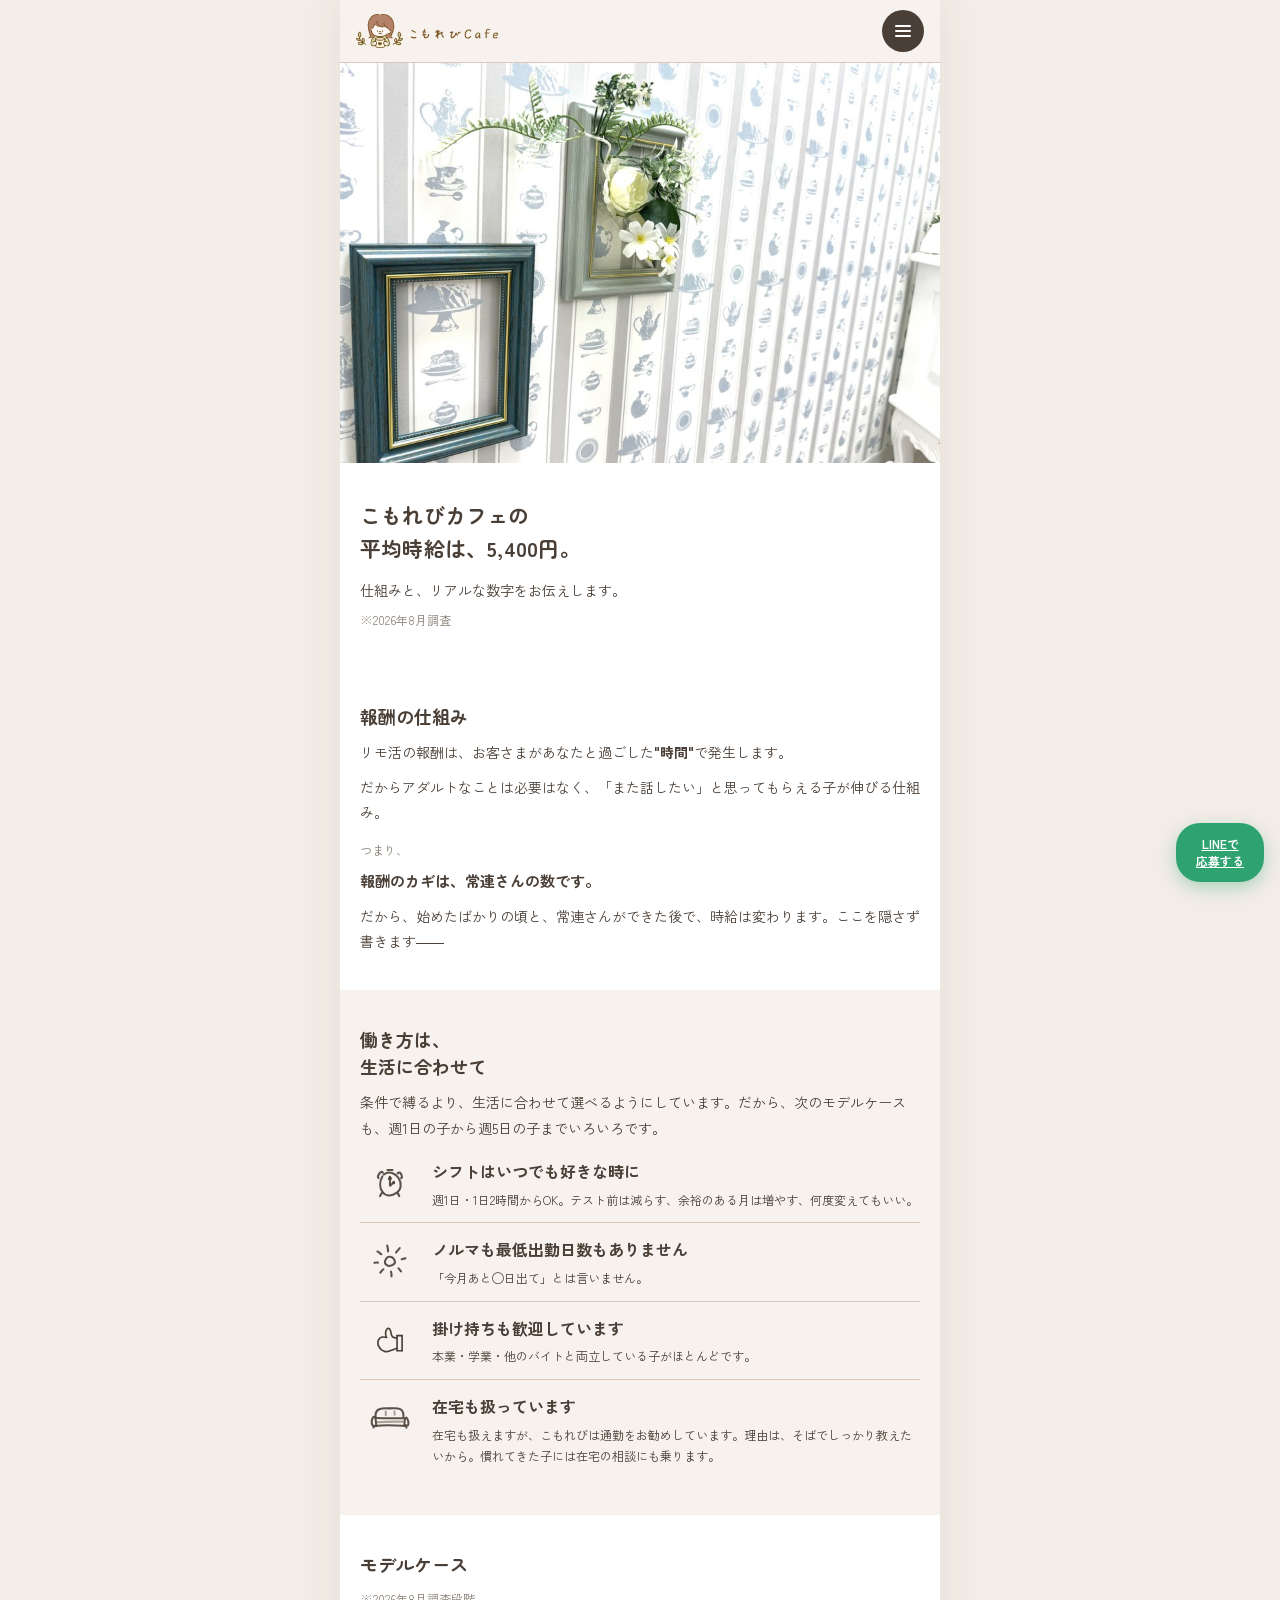
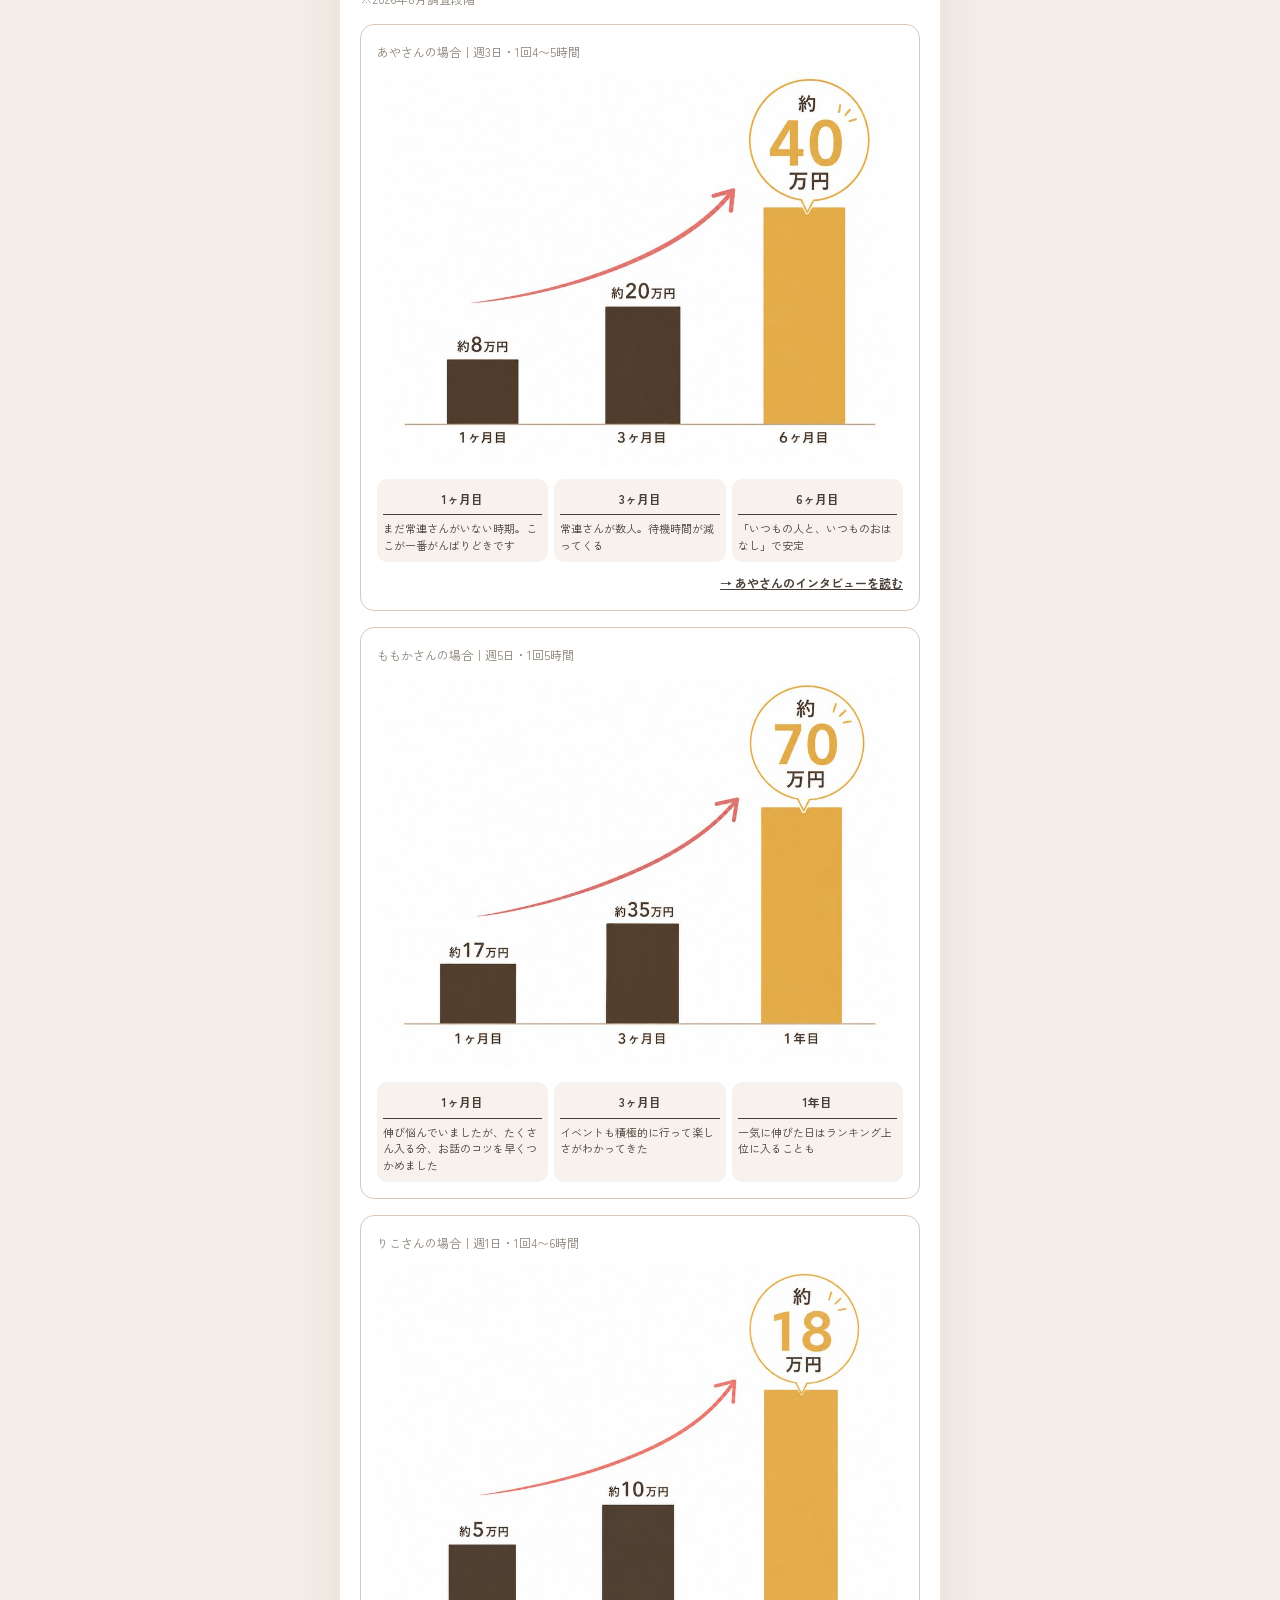
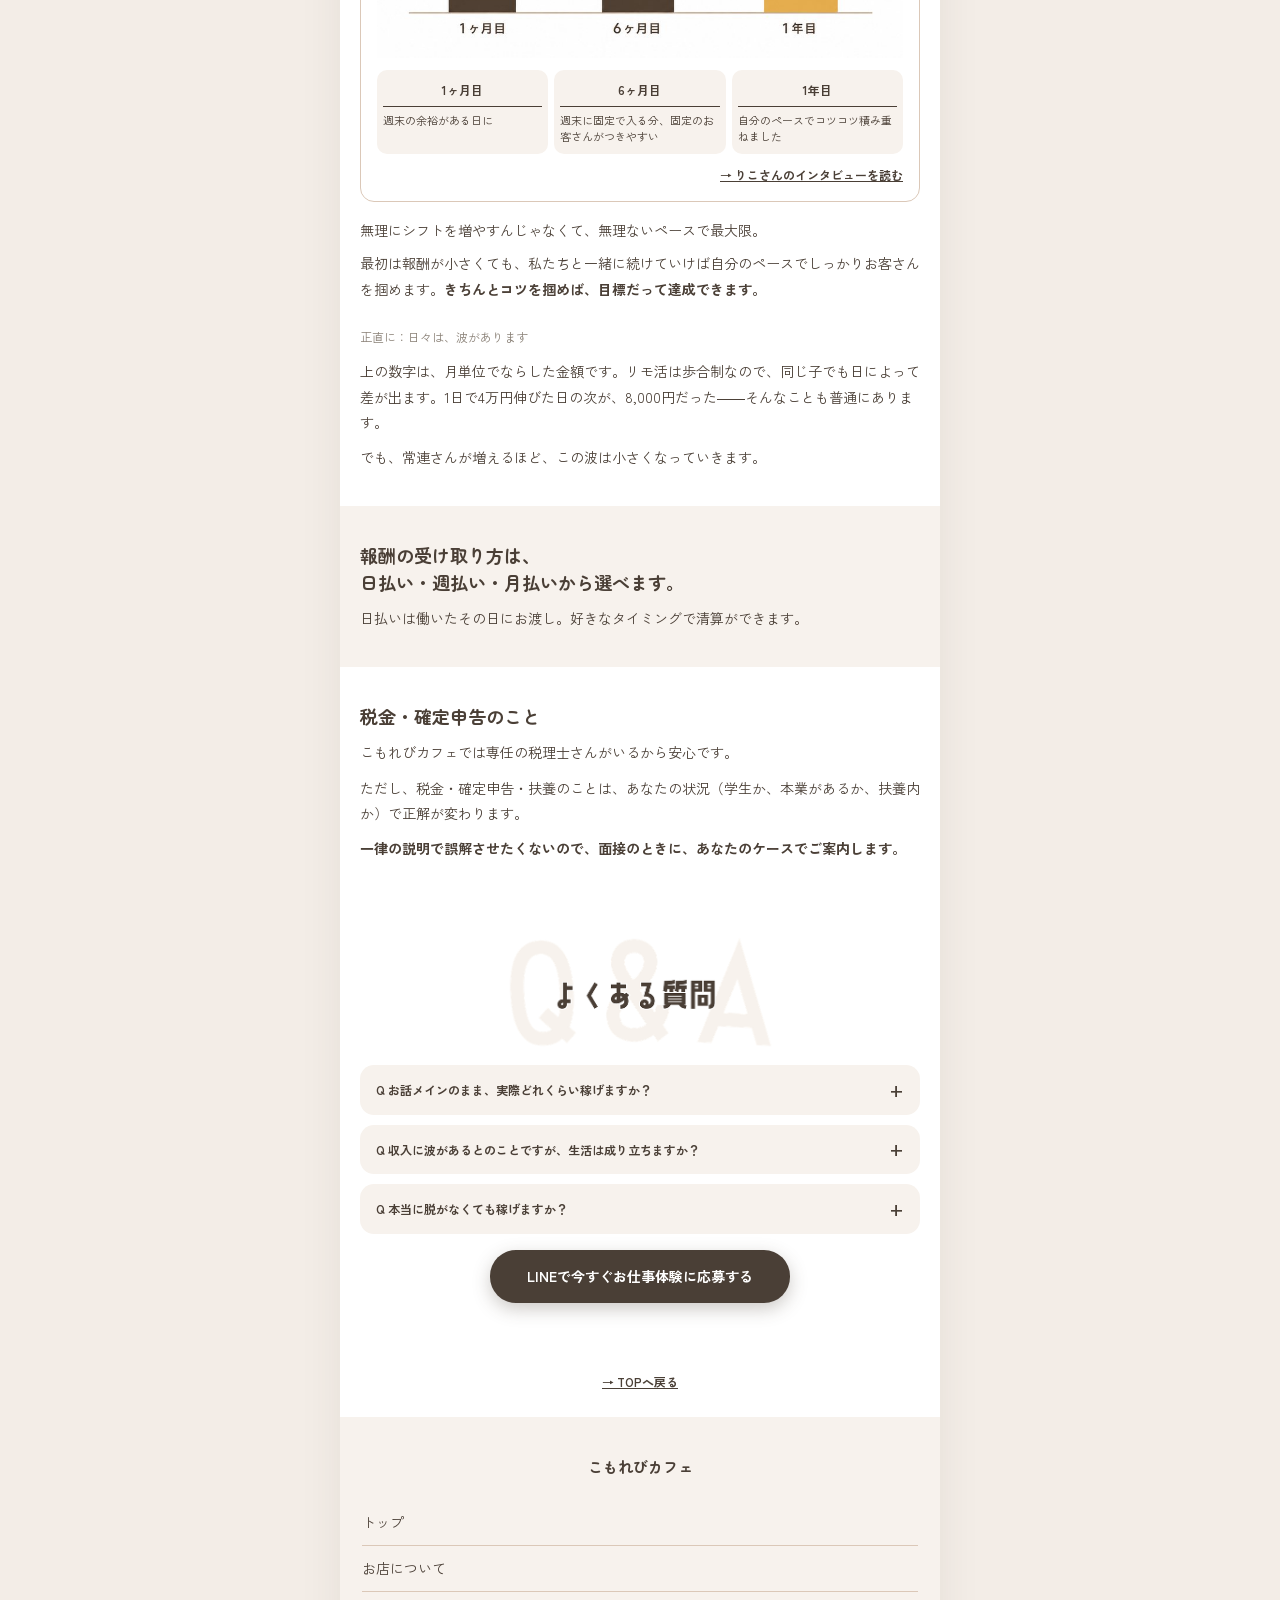
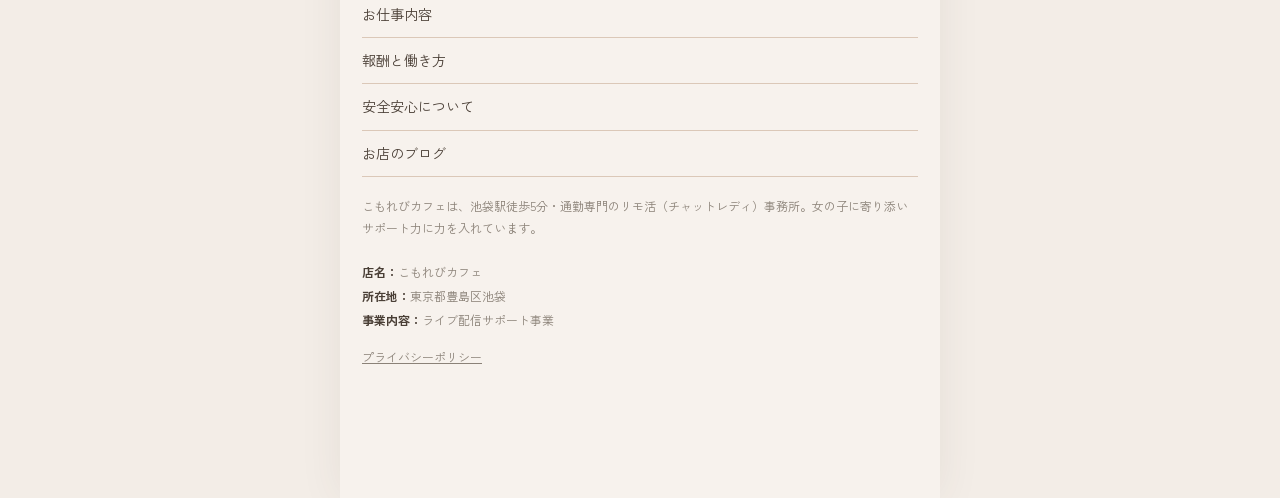
<file: pay.html>
<!DOCTYPE html>

<html lang="ja">
<head>
<!-- Google Tag Manager -->
<script>(function(w,d,s,l,i){w[l]=w[l]||[];w[l].push({'gtm.start':
new Date().getTime(),event:'gtm.js'});var f=d.getElementsByTagName(s)[0],
j=d.createElement(s),dl=l!='dataLayer'?'&l='+l:'';j.async=true;j.src=
'https://www.googletagmanager.com/gtm.js?id='+i+dl;f.parentNode.insertBefore(j,f);
})(window,document,'script','dataLayer','GTM-PHS9LXJQ');</script>
<!-- End Google Tag Manager -->
<meta charset="utf-8"/>
<meta content="width=device-width, initial-scale=1.0" name="viewport"/>
<title>報酬と働き方｜こもれびカフェ</title>
<link href="https://fonts.googleapis.com" rel="preconnect"/>
<link crossorigin="" href="https://fonts.gstatic.com" rel="preconnect"/>
<link href="https://fonts.googleapis.com/css2?family=Zen+Kaku+Gothic+New:wght@400;500;700&amp;family=Zen+Maru+Gothic:wght@400;700;900&amp;display=swap" rel="stylesheet"/>

<link href="css/style.css" rel="stylesheet"/><link href="images/favicon.png" rel="icon"/></head>
<body>
<!-- Google Tag Manager (noscript) -->
<noscript><iframe src="https://www.googletagmanager.com/ns.html?id=GTM-PHS9LXJQ"
height="0" width="0" style="display:none;visibility:hidden"></iframe></noscript>
<!-- End Google Tag Manager (noscript) -->
<div class="phone">
<header class="hd">
<div class="hlogo">
<a href="/"><img alt="こもれびカフェ" src="images/logo_wide.png"/></a></div>
<div class="menubtn" onclick="toggleMenu()"><span></span><span></span><span></span></div>
</header>
<img alt="報酬と働き方" src="images/hoshu-01.jpg" style="width:100%;aspect-ratio:3/2;height:auto;object-fit:cover;display:block;"/>
<!-- ①ヒーロー -->
<section style="background:#fff;">
<h1 class="t-main">こもれびカフェの<br/>平均時給は、<span class="mark">5,400円</span>。</h1>
<p style="margin-top:14px;">仕組みと、リアルな数字をお伝えします。</p>
<p class="small" style="margin-top:6px;">※2026年8月調査</p>
</section>
<!-- ②報酬の仕組み -->
<section>
<h2 class="t-lg">報酬の仕組み</h2>
<p>リモ活の報酬は、お客さまがあなたと過ごした<span class="mark">"時間"</span>で発生します。</p>
<p style="margin-top:10px;">だからアダルトなことは必要はなく、「また話したい」と思ってもらえる子が伸びる仕組み。</p>
<p class="eyebrow" style="margin-top:14px;">つまり、</p>
<p class="lead" style="font-size:15px;">報酬のカギは、常連さんの数です。</p>
<p style="margin-top:10px;">だから、始めたばかりの頃と、常連さんができた後で、時給は変わります。ここを隠さず書きます――</p>
</section>
<!-- ④働き方は、生活に合わせて -->
<section style="background:var(--base-light);">
<h2 class="t-lg">働き方は、<br/>生活に合わせて</h2>
<p>条件で縛るより、生活に合わせて選べるようにしています。だから、次のモデルケースも、週1日の子から週5日の子までいろいろです。</p>
<div class="pticon-row" style="margin-top:16px;padding-top:0;">
<div class="micon"><svg aria-label="時計" fill="none" height="52" viewbox="0 0 400 400" width="52" xmlns="http://www.w3.org/2000/svg">
<path d="M152.526 134.8C236.161 72.4698 340.146 220.493 243.442 279.824C150.752 336.688 95.2145 229.357 141.097 149.303" stroke="#4A3F36" stroke-linecap="round" stroke-linejoin="round" stroke-opacity="0.9" stroke-width="16"></path>
<path d="M259.155 125.382C277.229 99.2395 303.592 158.898 285.585 162.779" stroke="#4A3F36" stroke-linecap="round" stroke-linejoin="round" stroke-opacity="0.9" stroke-width="16"></path>
<path d="M145.093 120.982C129.968 96.9319 97.8704 149.737 111.145 161.779" stroke="#4A3F36" stroke-linecap="round" stroke-linejoin="round" stroke-opacity="0.9" stroke-width="16"></path>
<path d="M219.28 100C206.252 101.255 193.329 100 180.332 100" stroke="#4A3F36" stroke-linecap="round" stroke-linejoin="round" stroke-opacity="0.9" stroke-width="16"></path>
<path d="M198.879 152.779C204.311 247.903 186.442 223.399 229.481 197.063" stroke="#4A3F36" stroke-linecap="round" stroke-linejoin="round" stroke-opacity="0.9" stroke-width="16"></path>
<path d="M191.46 169.779C199.849 148.812 198.631 149.071 208.152 166.933" stroke="#4A3F36" stroke-linecap="round" stroke-linejoin="round" stroke-opacity="0.9" stroke-width="16"></path>
<path d="M223.917 194.304C234.139 189.603 233.248 190.944 230.255 202.779" stroke="#4A3F36" stroke-linecap="round" stroke-linejoin="round" stroke-opacity="0.9" stroke-width="16"></path>
<path d="M138.603 276.779C131.604 282.947 127.3 292.974 122.838 300.779" stroke="#4A3F36" stroke-linecap="round" stroke-linejoin="round" stroke-opacity="0.9" stroke-width="16"></path>
<path d="M257.301 276.779C263.759 283.958 267.984 291.65 271.211 300.779" stroke="#4A3F36" stroke-linecap="round" stroke-linejoin="round" stroke-opacity="0.9" stroke-width="16"></path>
</svg></div>
<div class="txt"><b>シフトはいつでも好きな時に</b><p>週1日・1日2時間からOK。テスト前は減らす、余裕のある月は増やす、何度変えてもいい。</p></div>
</div>
<div class="pticon-row">
<div class="micon"><!DOCTYPE svg  PUBLIC '-//W3C//DTD SVG 1.1//EN'  'http://www.w3.org/Graphics/SVG/1.1/DTD/svg11.dtd'>

<svg aria-label="花マル" fill="none" height="52" viewbox="0 0 400 400" width="52" xmlns="http://www.w3.org/2000/svg">
<path d="M169.577 182.606C175.485 172.427 184.636 168.234 194.381 167.352C221.576 164.893 257.877 205.592 224.147 228.369C186.897 253.522 142.674 220.259 168.159 187.991" stroke="#4A3F36" stroke-linecap="round" stroke-linejoin="round" stroke-opacity="0.9" stroke-width="16"></path>
<path d="M246.047 134.751C254.413 125.339 270.477 105.511 274.75 100.665" stroke="#4A3F36" stroke-linecap="round" stroke-linejoin="round" stroke-opacity="0.9" stroke-width="16"></path>
<path d="M184.513 126.116C185.606 112.638 180.602 88.2885 178.762 80.9314" stroke="#4A3F36" stroke-linecap="round" stroke-linejoin="round" stroke-opacity="0.9" stroke-width="16"></path>
<path d="M132.755 148.297C121.564 142.059 115.596 129.006 103.18 126.938" stroke="#4A3F36" stroke-linecap="round" stroke-linejoin="round" stroke-opacity="0.9" stroke-width="16"></path>
<path d="M107.291 212.378C98.3604 211.829 89.5054 212.32 81.002 214.021" stroke="#4A3F36" stroke-linecap="round" stroke-linejoin="round" stroke-opacity="0.9" stroke-width="16"></path>
<path d="M149.19 264.133C140.765 271.698 132.463 280.188 126.188 289.602" stroke="#4A3F36" stroke-linecap="round" stroke-linejoin="round" stroke-opacity="0.9" stroke-width="16"></path>
<path d="M207.518 281.386C212.284 292.444 211.626 306.408 211.626 319.11" stroke="#4A3F36" stroke-linecap="round" stroke-linejoin="round" stroke-opacity="0.9" stroke-width="16"></path>
<path d="M265.846 256.74C270.734 263.03 281.972 277.145 283.92 279.743" stroke="#4A3F36" stroke-linecap="round" stroke-linejoin="round" stroke-opacity="0.9" stroke-width="16"></path>
<path d="M289.67 186.089C296.082 186.397 324.139 171.961 316.78 181.159" stroke="#4A3F36" stroke-linecap="round" stroke-linejoin="round" stroke-opacity="0.9" stroke-width="16"></path>
</svg></div>
<div class="txt"><b>ノルマも最低出勤日数もありません</b><p>「今月あと◯日出て」とは言いません。</p></div>
</div>
<div class="pticon-row">
<div class="micon"><!DOCTYPE svg  PUBLIC '-//W3C//DTD SVG 1.1//EN'  'http://www.w3.org/Graphics/SVG/1.1/DTD/svg11.dtd'>

<svg aria-label="かばん2つ" enable-background="new 0 0 64 64" fill="#4A3F36" height="52" id="Layer_1" version="1.1" viewbox="0 0 64 64" width="52" xml:space="preserve" xmlns="http://www.w3.org/2000/svg" xmlns:xlink="http://www.w3.org/1999/xlink">
<g>
<path d="M27.366,47.291c-0.791,0-1.587-0.095-2.388-0.315c-3.033-0.838-5.895-3.309-7.653-6.611   c-1.753-3.291-1.861-8.182,1.325-11.161c2.929-2.74,6.932-1.862,9.581-1.28c0.54,0.118,0.881,0.651,0.762,1.19   c-0.119,0.54-0.649,0.881-1.191,0.763c-2.964-0.649-5.791-1.081-7.786,0.788c-2.451,2.292-2.321,6.142-0.926,8.761   c1.506,2.826,3.906,4.929,6.42,5.623c2.829,0.782,5.798-0.458,8.669-1.656c0.855-0.357,1.739-0.726,2.597-1.029   c1.348-0.479,2.492-0.777,3.599-0.939c0.545-0.084,1.054,0.298,1.134,0.844c0.08,0.547-0.298,1.055-0.844,1.135   c-0.974,0.144-1.998,0.412-3.22,0.846c-0.807,0.285-1.626,0.628-2.495,0.99C32.61,46.214,30.028,47.291,27.366,47.291z"></path>
</g>
<g>
<path d="M40.689,30.514c-0.031,0-0.063-0.001-0.094-0.004c-0.299-0.028-0.597-0.059-0.896-0.093   c-1.922-0.216-4.556-0.511-6.074-2.828c-0.854-1.305-1.119-2.809-1.375-4.264c-0.154-0.872-0.299-1.695-0.562-2.426   c-0.91-2.529-1.688-2.258-2.106-2.106c-1.046,0.372-1.727,2.306-1.938,4.056c-0.221,1.839,0.173,3.723,0.632,5.484   c0.139,0.534-0.181,1.08-0.716,1.22c-0.538,0.137-1.081-0.182-1.22-0.716c-0.508-1.952-0.943-4.057-0.682-6.227   c0.171-1.428,0.832-4.841,3.252-5.702c2.038-0.727,3.607,0.389,4.659,3.315c0.321,0.891,0.488,1.838,0.649,2.755   c0.232,1.313,0.45,2.555,1.079,3.515c0.929,1.417,2.573,1.706,4.626,1.937c0.286,0.033,0.572,0.062,0.857,0.088   c0.55,0.052,0.954,0.539,0.902,1.089C41.635,30.125,41.199,30.514,40.689,30.514z"></path>
</g>
<g>
<path d="M40.688,46.211c-0.001,0-0.003,0-0.004,0c-0.552-0.003-0.998-0.452-0.996-1.005c0.008-1.823,0.004-9.474,0.001-14.716   l-0.002-3.896c0-0.552,0.447-1,1-1c0.553,0,1,0.447,1,1l0.002,3.896c0.002,5.245,0.007,12.901-0.001,14.727   C41.686,45.767,41.239,46.211,40.688,46.211z"></path>
</g>
<g>
<path d="M46.892,46.211c-0.001,0-0.003,0-0.004,0c-0.552-0.003-0.998-0.452-0.996-1.005c0.008-1.823,0.004-9.474,0.001-14.716   l-0.002-3.896c0-0.552,0.447-1,1-1c0.553,0,1,0.447,1,1l0.002,3.896c0.002,5.245,0.007,12.901-0.001,14.727   C47.889,45.767,47.442,46.211,46.892,46.211z"></path>
</g>
<g>
<path d="M42.773,46.211h-2.085c-0.552,0-1-0.447-1-1s0.448-1,1-1h6.205h0c0.552,0,1,0.447,1,1c0,0.552-0.447,1-1,1H42.773z"></path>
</g>
<g>
<path d="M42.778,27.594h-2.085c-0.552,0-1-0.447-1-1s0.448-1,1-1h6.205h0c0.552,0,1,0.447,1,1c0,0.552-0.447,1-1,1H42.778z"></path>
</g>
</svg></div>
<div class="txt"><b>掛け持ちも歓迎しています</b><p>本業・学業・他のバイトと両立している子がほとんどです。</p></div>
</div>
<div class="pticon-row">
<div class="micon"><svg aria-label="おうち" fill="none" height="52" viewbox="0 0 400 400" width="52" xmlns="http://www.w3.org/2000/svg">
<path d="M89.1443 192.43C80.6543 115.569 153.669 125.883 199.887 125.883C247.32 125.883 307.793 112.55 303.084 189.496" stroke="#4A3F36" stroke-linecap="round" stroke-linejoin="round" stroke-opacity="0.9" stroke-width="16"></path>
<path d="M98.6992 199.87C167.806 203.966 237.343 201.307 306.756 201.307" stroke="#4A3F36" stroke-linecap="round" stroke-linejoin="round" stroke-opacity="0.9" stroke-width="16"></path>
<path d="M104.383 232.888C168.279 226.723 233.252 228.12 297.659 228.12" opacity="0.503384" stroke="#4A3F36" stroke-linecap="round" stroke-linejoin="round" stroke-opacity="0.9" stroke-width="16"></path>
<path d="M102.109 260.327C171.282 250.066 246.852 260.327 316.988 260.327" stroke="#4A3F36" stroke-linecap="round" stroke-linejoin="round" stroke-opacity="0.9" stroke-width="16"></path>
<path d="M312.32 254.867C310.297 246.163 311.826 236.856 312.32 227.909C316.797 146.539 362.796 252.567 330.689 259.434C323.957 260.873 322.768 258.588 320.01 253.95" stroke="#4A3F36" stroke-linecap="round" stroke-linejoin="round" stroke-opacity="0.9" stroke-width="16"></path>
<path d="M92.6692 263.539C93.4839 252.453 92.7121 241.182 91.8288 230.105C83.2534 122.195 26.2314 266.65 85.5431 261.731" stroke="#4A3F36" stroke-linecap="round" stroke-linejoin="round" stroke-opacity="0.9" stroke-width="16"></path>
<path d="M75.0205 268.977C74.9613 270.796 73.2377 271.541 72.3555 272.811" stroke="#4A3F36" stroke-linecap="round" stroke-linejoin="round" stroke-opacity="0.9" stroke-width="16"></path>
<path d="M326.528 272.629C326.228 273.109 325.932 273.585 325.637 274.066" stroke="#4A3F36" stroke-linecap="round" stroke-linejoin="round" stroke-opacity="0.9" stroke-width="16"></path>
<path d="M167.076 149.521C166.796 160.272 167.337 169.458 167.964 178.945" opacity="0.503384" stroke="#4A3F36" stroke-linecap="round" stroke-linejoin="round" stroke-opacity="0.9" stroke-width="16"></path>
<path d="M234.242 149.521C235.279 168.617 234.542 160.465 236.02 174.041" opacity="0.503384" stroke="#4A3F36" stroke-linecap="round" stroke-linejoin="round" stroke-opacity="0.9" stroke-width="16"></path>
</svg></div>
<div class="txt"><b>在宅も扱っています</b><p>在宅も扱えますが、こもれびは通勤をお勧めしています。理由は、そばでしっかり教えたいから。慣れてきた子には在宅の相談にも乗ります。</p></div>
</div>
</section>
<!-- ③モデルケース -->
<section>
<h2 class="t-lg">モデルケース</h2>
<p class="small">※2026年8月調査段階</p>
<div class="case">
<p class="eyebrow">あやさんの場合｜週3日・1回4〜5時間</p>
<img alt="Aさんの場合の報酬推移グラフ" src="images/hoshu-02.jpg" style="width:100%;margin-top:10px;display:block;"/>
<div class="stagegrid">
<div class="stage"><b>1ヶ月目</b><p>まだ常連さんがいない時期。ここが一番がんばりどきです</p></div>
<div class="stage"><b>3ヶ月目</b><p>常連さんが数人。待機時間が減ってくる</p></div>
<div class="stage"><b>6ヶ月目</b><p>「いつもの人と、いつものおはなし」で安定</p></div>
</div>
<a class="case-link" href="blog.html#aya-article">→ あやさんのインタビューを読む</a>
</div>
<div class="case">
<p class="eyebrow">ももかさんの場合｜週5日・1回5時間</p>
<img alt="Bさんの場合の報酬推移グラフ" src="images/hoshu-03.jpg" style="width:100%;margin-top:10px;display:block;"/>
<div class="stagegrid">
<div class="stage"><b>1ヶ月目</b><p>伸び悩んでいましたが、たくさん入る分、お話のコツを早くつかめました</p></div>
<div class="stage"><b>3ヶ月目</b><p>イベントも積極的に行って楽しさがわかってきた</p></div>
<div class="stage"><b>1年目</b><p>一気に伸びた日はランキング上位に入ることも</p></div>
</div>
</div>
<div class="case">
<p class="eyebrow">りこさんの場合｜週1日・1回4〜6時間</p>
<img alt="Cさんの場合の報酬推移グラフ" src="images/hoshu-04.jpg" style="width:100%;margin-top:10px;display:block;"/>
<div class="stagegrid">
<div class="stage"><b>1ヶ月目</b><p>週末の余裕がある日に</p></div>
<div class="stage"><b>6ヶ月目</b><p>週末に固定で入る分、固定のお客さんがつきやすい</p></div>
<div class="stage"><b>1年目</b><p>自分のペースでコツコツ積み重ねました</p></div>
</div>
<a class="case-link" href="blog.html#riko-article">→ りこさんのインタビューを読む</a>
</div>
<p style="margin-top:16px;">無理にシフトを増やすんじゃなくて、無理ないペースで最大限。</p>
<p style="margin-top:8px;">最初は報酬が小さくても、私たちと一緒に続けていけば自分のペースでしっかりお客さんを掴めます。<span class="mark">きちんとコツを掴めば、目標だって達成できます。</span></p>
<p class="eyebrow" style="margin-top:24px;">正直に：日々は、波があります</p>
<p style="margin-top:12px;">上の数字は、月単位でならした金額です。リモ活は歩合制なので、同じ子でも日によって差が出ます。1日で4万円伸びた日の次が、8,000円だった――そんなことも普通にあります。</p>
<p style="margin-top:10px;">でも、常連さんが増えるほど、この波は小さくなっていきます。</p>
</section>
<!-- ⑤報酬の受け取り方 -->
<section style="background:var(--base-light);">
<h2 class="t-lg">報酬の受け取り方は、<br/><span class="mark">日払い・週払い・月払い</span>から選べます。</h2>
<p style="margin-top:10px;">日払いは働いたその日にお渡し。好きなタイミングで清算ができます。</p>
</section>
<!-- ⑥税金・確定申告のこと -->
<section>
<h2 class="t-lg">税金・確定申告のこと</h2>
<p>こもれびカフェでは専任の税理士さんがいるから安心です。</p>
<p style="margin-top:10px;">ただし、税金・確定申告・扶養のことは、あなたの状況（学生か、本業があるか、扶養内か）で正解が変わります。</p>
<p style="margin-top:10px;"><span class="mark">一律の説明で誤解させたくないので、面接のときに、あなたのケースでご案内します。</span></p>
</section>
<!-- ⑦FAQ・CTA -->
<section>
<h2><img alt="よくある質問 Q&amp;A" src="images/shigoto-05.png" style="width:271px;max-width:100%;margin:0 auto;display:block;"/></h2>
<details class="faq" itemprop="mainEntity" itemscope="" itemtype="https://schema.org/Question">
<summary class="q" itemprop="name">お話メインのまま、実際どれくらい稼げますか？</summary>
<div class="a" itemprop="acceptedAnswer" itemscope="" itemtype="https://schema.org/Answer"><span itemprop="text">個人差はありますが、上のモデルケースの通りです。常連さんが増えるほど安定していきます。</span></div>
</details>
<details class="faq" itemprop="mainEntity" itemscope="" itemtype="https://schema.org/Question">
<summary class="q" itemprop="name">収入に波があるとのことですが、生活は成り立ちますか？</summary>
<div class="a" itemprop="acceptedAnswer" itemscope="" itemtype="https://schema.org/Answer"><span itemprop="text">日々の波はありますが、月単位でならすと安定してきます。日払い・週払いも選べるので、急な出費にも対応しやすい仕組みです。</span></div>
</details>
<details class="faq" itemprop="mainEntity" itemscope="" itemtype="https://schema.org/Question">
<summary class="q" itemprop="name">本当に脱がなくても稼げますか？</summary>
<div class="a" itemprop="acceptedAnswer" itemscope="" itemtype="https://schema.org/Answer"><span itemprop="text">はい。可能です。上手なかわし方は事務所のスタッフから教えてもらえます。脱ぐ必要はありません。</span></div>
</details>
<a class="btn" href="#line">LINEで今すぐお仕事体験に応募する</a>
</section>
<div class="kaiyu">
<a href="/">→ TOPへ戻る</a>
</div>
<footer>
<div class="flogo">こもれびカフェ</div>
<ul>
<li><a href="/">トップ</a></li>
<li><a href="about.html">お店について</a></li>
<li><a href="work.html">お仕事内容</a></li>
<li><a href="pay.html">報酬と働き方</a></li>
<li><a href="safety.html">安全安心について</a></li>
<li><a href="blog.html">お店のブログ</a></li>
</ul>
<p class="small" style="margin-top:18px;line-height:1.9;">こもれびカフェは、池袋駅徒歩5分・通勤専門のリモ活（チャットレディ）事務所。女の子に寄り添いサポート力に力を入れています。</p>
<div class="company">
<b>店名：</b>こもれびカフェ<br/>
<b>所在地：</b>東京都豊島区池袋<br/>
<b>事業内容：</b>ライブ配信サポート事業
    </div>
<p class="small" style="margin-top:14px;"><a href="privacy.html" style="color:var(--text-sub);text-decoration:underline;">プライバシーポリシー</a></p>
</footer>
</div>
<!-- ☰メニュードロワー（共通） -->
<div class="drawer" id="drawer" onclick="closeMenu()">
<div class="dpanel" onclick="event.stopPropagation()">
<div class="dhead">
<div class="hlogo">
<img alt="こもれびカフェ ロゴ" src="images/logo.png"/>
</div>
<div class="dclose" onclick="closeMenu()"><span class="xx">✕</span><span class="t">CLOSE</span></div>
<svg class="dwave" fill="#fff" preserveaspectratio="none" viewbox="0 0 390 24"><path d="M0 24 L0 13 Q97 0 195 11 Q292 22 390 8 L390 24 Z"></path></svg>
</div>
<div class="dbody">
<div class="menu-grid">
<a class="menu-cell wide" href="/"><div class="micon"><svg aria-label="トップ" fill="none" height="48" viewbox="0 0 400 400" width="48" xmlns="http://www.w3.org/2000/svg">
<path d="M176.672 221.15C183.92 158.934 235.869 125.607 282.003 100.54" stroke="#4A3F36" stroke-linecap="round" stroke-linejoin="round" stroke-opacity="0.9" stroke-width="16"></path>
<path d="M279.832 109.907C269.489 197.741 247.468 207.825 181.017 222.321" stroke="#4A3F36" stroke-linecap="round" stroke-linejoin="round" stroke-opacity="0.9" stroke-width="16"></path>
<path d="M274.4 111.078C237.21 152.381 202.233 195.956 169.069 241.057" stroke="#4A3F36" stroke-linecap="round" stroke-linejoin="round" stroke-opacity="0.9" stroke-width="16"></path>
<path d="M140.356 258.222C130.493 268.669 115.689 268.598 118.345 290.76C119.782 302.754 217.201 299.598 217.201 290.76C217.201 272.098 204.131 268.551 199.837 263.464C193.175 255.574 212.411 241.056 173.02 242.227C162.34 242.545 151.208 243.769 140.356 243.769" stroke="#4A3F36" stroke-linecap="round" stroke-linejoin="round" stroke-opacity="0.9" stroke-width="16"></path>
<path d="M252.682 155.244C246.928 156.113 241.11 155.878 235.308 155.878" stroke="#4A3F36" stroke-linecap="round" stroke-linejoin="round" stroke-opacity="0.9" stroke-width="16"></path>
<path d="M230.967 179.329C228.134 178.435 225.2 178.697 222.28 178.697" stroke="#4A3F36" stroke-linecap="round" stroke-linejoin="round" stroke-opacity="0.9" stroke-width="16"></path>
</svg></div><span>トップ</span></a>
<a class="menu-cell" href="about.html"><div class="micon"><svg aria-label="お店" fill="none" height="48" viewbox="0 0 400 400" width="48" xmlns="http://www.w3.org/2000/svg">
<path d="M112 170.553C170.197 172.25 229.086 163.825 287.237 163.825" stroke="#4A3F36" stroke-linecap="round" stroke-linejoin="round" stroke-opacity="0.9" stroke-width="16"></path>
<path d="M150.763 347.627C145.375 319.606 116.381 148.984 137.036 138.69C158.435 128.023 257.744 127.069 265.956 135.252C278.565 147.826 261.956 341.306 254.924 348.313C251.324 351.901 236.608 351.113 232.815 351.113C206.568 351.113 179.483 353.416 153.519 351.064" stroke="#4A3F36" stroke-linecap="round" stroke-linejoin="round" stroke-opacity="0.9" stroke-width="16"></path>
<path d="M238.561 130.446C251.228 103.087 261.324 74.325 273.33 47" stroke="#4A3F36" stroke-linecap="round" stroke-linejoin="round" stroke-opacity="0.9" stroke-width="16"></path>
</svg></div><span>お店について</span></a>
<a class="menu-cell" href="work.html"><div class="micon"><svg aria-label="仕事内容" fill="none" height="48" viewbox="0 0 400 400" width="48" xmlns="http://www.w3.org/2000/svg">
<path d="M120.547 214.429C120.547 187.878 104.047 110.33 117.927 93.9285C130.975 78.5116 263.514 82.3773 275.493 96.4235C284.404 105.825 274.98 201.812 269.047 220.032" stroke="#4A3F36" stroke-linecap="round" stroke-linejoin="round" stroke-opacity="0.9" stroke-width="16"></path>
<path d="M260.023 222.458C213.1 217.603 166.189 225.809 120.549 217.607" stroke="#4A3F36" stroke-linecap="round" stroke-linejoin="round" stroke-opacity="0.9" stroke-width="16"></path>
<path d="M111.55 234.424C99.9904 257.458 90.6837 281.015 78 303.038" stroke="#4A3F36" stroke-linecap="round" stroke-linejoin="round" stroke-opacity="0.9" stroke-width="16"></path>
<path d="M78.5566 313.013C159.107 314.462 241.36 309.779 321.512 309.779" stroke="#4A3F36" stroke-linecap="round" stroke-linejoin="round" stroke-opacity="0.9" stroke-width="16"></path>
<path d="M272.021 225.692C289.4 250.974 315.779 273.27 322.94 299.296" stroke="#4A3F36" stroke-linecap="round" stroke-linejoin="round" stroke-opacity="0.9" stroke-width="16"></path>
<path d="M319.065 315.763C244.21 316.382 152.239 312.874 84.4092 315.225" stroke="#4A3F36" stroke-linecap="round" stroke-linejoin="round" stroke-opacity="0.9" stroke-width="16"></path>
<path d="M210.132 284.977C202.431 285.5 194.422 285.301 186.872 286.169" stroke="#4A3F36" stroke-linecap="round" stroke-linejoin="round" stroke-opacity="0.9" stroke-width="16"></path>
</svg></div><span>お仕事内容</span></a>
<a class="menu-cell" href="pay.html"><div class="micon"><svg aria-label="コイン" fill="none" height="48" viewbox="0 0 400 400" width="48" xmlns="http://www.w3.org/2000/svg">
<path d="M293.602 247.555C305.989 265.03 321.605 218.047 318.631 212.312C315.353 205.99 303.029 206.503 302.094 202.823C297.128 183.26 293.634 133.662 245.309 127.899M198.057 127.899C115.015 132.36 110.247 193.528 129.624 243.42C153.148 303.98 242.918 309.317 277.909 257.839" stroke="#4A3F36" stroke-linecap="round" stroke-linejoin="round" stroke-opacity="0.9" stroke-width="16"></path>
<path d="M239.941 142.069C227.279 139.833 213.831 141.646 199.597 147.508" opacity="0.503384" stroke="#4A3F36" stroke-linecap="round" stroke-linejoin="round" stroke-opacity="0.9" stroke-width="16"></path>
<path d="M277.527 195.706C278.593 191.554 278.593 190.083 279.675 187.403" stroke="#4A3F36" stroke-linecap="round" stroke-linejoin="round" stroke-opacity="0.9" stroke-width="16"></path>
<path d="M265.203 284.667C278.684 302.081 251.845 302.946 245.313 290.374" stroke="#4A3F36" stroke-linecap="round" stroke-linejoin="round" stroke-opacity="0.9" stroke-width="16"></path>
<path d="M142.092 275.178C132.419 297.373 160.467 307.764 160.467 284.741" stroke="#4A3F36" stroke-linecap="round" stroke-linejoin="round" stroke-opacity="0.9" stroke-width="16"></path>
<path d="M120.737 201.059C115.562 203.901 111.156 203.333 106.366 199.174C92.3889 187.046 91.4645 157.341 102.982 172.766C115.842 189.982 95.8063 197.766 81.0029 187.855" stroke="#4A3F36" stroke-linecap="round" stroke-linejoin="round" stroke-opacity="0.9" stroke-width="16"></path>
<path d="M285.038 137.196C302.871 121.302 298.649 143.844 293.265 151.818" stroke="#4A3F36" stroke-linecap="round" stroke-linejoin="round" stroke-opacity="0.9" stroke-width="16"></path>
<path d="M233.163 109.999C215.459 84.9374 183.168 125.29 205.859 141.807M232.847 138.57C237.616 132.929 239.528 124.83 235.913 117.228" stroke="#4A3F36" stroke-linecap="round" stroke-linejoin="round" stroke-opacity="0.9" stroke-width="16"></path>
</svg></div><span>報酬と働き方</span></a>
<a class="menu-cell" href="safety.html"><div class="micon"><svg aria-label="盾" fill="none" height="48" viewbox="0 0 400 400" width="48" xmlns="http://www.w3.org/2000/svg">
<path d="M190.587 178.901C163.984 114.531 249.746 84.5972 281.674 136.343C304.757 173.75 264.235 230.165 226.284 212.59" stroke="#4A3F36" stroke-linecap="round" stroke-linejoin="round" stroke-opacity="0.9" stroke-width="16"></path>
<path d="M187.88 186.902C164.625 213.507 139.492 238.236 114.229 262.543" stroke="#4A3F36" stroke-linecap="round" stroke-linejoin="round" stroke-opacity="0.9" stroke-width="16"></path>
<path d="M116.28 270.107C99.8488 299.195 126.586 291.045 148.132 285.851" stroke="#4A3F36" stroke-linecap="round" stroke-linejoin="round" stroke-opacity="0.9" stroke-width="16"></path>
<path d="M149.472 285.5C149.472 280.156 150.846 274.773 153.594 269.351L170.655 271.577L174.538 251.337H187.881L191.389 232.67L205.473 238.136C210.328 223.789 215.376 214.276 220.616 209.594" stroke="#4A3F36" stroke-linecap="round" stroke-linejoin="round" stroke-opacity="0.9" stroke-width="16"></path>
<path d="M242.897 141.435C247.669 136.278 254.135 136.188 257.869 143.227C271.893 169.636 221.276 169.851 242.066 141.882" stroke="#4A3F36" stroke-linecap="round" stroke-linejoin="round" stroke-opacity="0.9" stroke-width="16"></path>
<path d="M191.389 208.333C172.583 223.755 146.223 251.858 131.766 262.543" opacity="0.503384" stroke="#4A3F36" stroke-linecap="round" stroke-linejoin="round" stroke-opacity="0.9" stroke-width="16"></path>
</svg></div><span>安全安心について</span></a>
<a class="menu-cell" href="blog.html"><div class="micon"><svg aria-label="本" enable-background="new 0 0 64 64" fill="#4A3F36" height="48" id="Layer_1" version="1.1" viewbox="0 0 64 64" width="48" xml:space="preserve" xmlns="http://www.w3.org/2000/svg" xmlns:xlink="http://www.w3.org/1999/xlink">
<g>
<g>
<path d="M32.042,21.613c-0.27,0-0.538-0.108-0.735-0.321c-0.375-0.406-0.349-1.039,0.057-1.413    c3.078-2.844,9.794-2.482,12.819-0.854c0.486,0.262,0.668,0.868,0.406,1.354c-0.262,0.487-0.869,0.669-1.354,0.407    c-2.413-1.3-8.205-1.569-10.515,0.562C32.527,21.525,32.284,21.613,32.042,21.613z"></path>
</g>
</g>
<g>
<g>
<path d="M32.041,21.613c-0.242,0-0.485-0.088-0.678-0.266c-2.31-2.132-8.102-1.861-10.514-0.562    c-0.489,0.261-1.093,0.079-1.354-0.407s-0.08-1.093,0.406-1.354c3.025-1.629,9.741-1.988,12.819,0.854    c0.406,0.374,0.431,1.007,0.057,1.413C32.579,21.505,32.311,21.613,32.041,21.613z"></path>
</g>
</g>
<g>
<g>
<path d="M15.752,46.229c-0.331,0-0.654-0.163-0.844-0.463c-0.297-0.466-0.16-1.084,0.306-1.381    c4.372-2.784,14.249-2.345,17.391,0.048c0.439,0.334,0.525,0.962,0.19,1.401c-0.335,0.439-0.96,0.525-1.401,0.19    c-2.541-1.933-11.542-2.222-15.106,0.048C16.122,46.178,15.936,46.229,15.752,46.229z"></path>
</g>
</g>
<g>
<g>
<path d="M15.732,25.021c-0.356,0-0.701-0.19-0.881-0.525c-0.262-0.486-0.08-1.093,0.406-1.355c1.241-0.668,3.08-1.115,5.044-1.226    c0.563-0.035,1.024,0.39,1.055,0.941s-0.391,1.023-0.942,1.055c-1.658,0.094-3.232,0.465-4.209,0.991    C16.054,24.983,15.892,25.021,15.732,25.021z"></path>
</g>
</g>
<g>
<g>
<path d="M32.042,41.708c-0.27,0-0.538-0.108-0.735-0.321c-0.375-0.406-0.349-1.039,0.057-1.413    c3.079-2.843,9.795-2.482,12.819-0.854c0.486,0.263,0.668,0.869,0.406,1.355c-0.262,0.485-0.869,0.667-1.354,0.406    c-2.413-1.3-8.204-1.569-10.515,0.562C32.527,41.62,32.284,41.708,32.042,41.708z"></path>
</g>
</g>
<g>
<g>
<path d="M32.041,41.708c-0.242,0-0.485-0.088-0.678-0.266c-2.311-2.132-8.101-1.861-10.514-0.562    c-0.486,0.261-1.092,0.079-1.354-0.406c-0.262-0.486-0.08-1.093,0.406-1.355c3.025-1.629,9.74-1.988,12.819,0.854    c0.406,0.374,0.431,1.007,0.057,1.413C32.579,41.6,32.311,41.708,32.041,41.708z"></path>
</g>
</g>
<g>
<path d="M32,46.229c-0.552,0-1-0.447-1-1V20.53c0-0.553,0.448-1,1-1s1,0.447,1,1v24.698C33,45.781,32.552,46.229,32,46.229z"></path>
</g>
<g>
<path d="M43.75,40.863c-0.552,0-1-0.447-1-1c0-3.975-0.012-8.075-0.024-11.785c-0.009-3.068-0.018-5.87-0.018-8.114   c0-0.553,0.448-1,1-1s1,0.447,1,1c0,2.242,0.008,5.042,0.018,8.107c0.012,3.713,0.024,7.815,0.024,11.792   C44.75,40.416,44.302,40.863,43.75,40.863z"></path>
</g>
<g>
<path d="M20.396,40.863c-0.552,0-1-0.447-1-1c0-3.975-0.013-8.075-0.024-11.785c-0.009-3.068-0.018-5.87-0.018-8.114   c0-0.553,0.448-1,1-1s1,0.447,1,1c0,2.242,0.009,5.042,0.018,8.107c0.011,3.713,0.024,7.815,0.024,11.792   C21.396,40.416,20.948,40.863,20.396,40.863z"></path>
</g>
<g>
<path d="M15.751,46.229c-0.552,0-1-0.447-1-1c0-3.975-0.012-8.422-0.024-12.446c-0.009-3.328-0.018-6.366-0.018-8.61   c0-0.553,0.448-1,1-1s1,0.447,1,1c0,2.242,0.008,5.279,0.018,8.604c0.012,4.026,0.024,8.476,0.024,12.452   C16.751,45.781,16.304,46.229,15.751,46.229z"></path>
</g>
<g>
<g>
<path d="M48.248,46.229c-0.184,0-0.37-0.051-0.536-0.156c-3.564-2.27-12.565-1.98-15.106-0.048    c-0.439,0.335-1.067,0.249-1.401-0.19s-0.249-1.067,0.19-1.401c3.143-2.391,13.017-2.833,17.391-0.048    c0.466,0.297,0.603,0.915,0.306,1.381C48.901,46.065,48.578,46.229,48.248,46.229z"></path>
</g>
</g>
<g>
<path d="M48.249,46.229c-0.552,0-1-0.447-1-1c0-3.977,0.012-8.426,0.024-12.452c0.009-3.325,0.018-6.362,0.018-8.604   c0-0.553,0.448-1,1-1s1,0.447,1,1c0,2.244-0.008,5.282-0.018,8.61c-0.012,4.024-0.024,8.472-0.024,12.446   C49.249,45.781,48.801,46.229,48.249,46.229z"></path>
</g>
<g>
<g>
<path d="M48.268,25.172c-0.16,0-0.322-0.038-0.473-0.119c-0.912-0.492-2.38-0.855-3.927-0.973    c-0.551-0.042-0.963-0.522-0.921-1.073c0.042-0.551,0.514-0.97,1.073-0.921c1.839,0.14,3.561,0.579,4.724,1.205    c0.486,0.263,0.668,0.869,0.406,1.355C48.969,24.981,48.624,25.172,48.268,25.172z"></path>
</g>
</g>
<g>
<path d="M36.25,25.26c-0.395,0-0.768-0.234-0.926-0.622c-0.209-0.512,0.037-1.095,0.548-1.304c1.081-0.44,2.588-0.466,3.749-0.061   c0.521,0.183,0.796,0.752,0.615,1.273c-0.182,0.522-0.752,0.798-1.274,0.615c-0.7-0.245-1.704-0.233-2.334,0.023   C36.504,25.236,36.376,25.26,36.25,25.26z"></path>
</g>
<g>
<path d="M36.25,29.278c-0.395,0-0.768-0.234-0.926-0.622c-0.209-0.512,0.037-1.095,0.548-1.304c1.08-0.44,2.586-0.464,3.749-0.06   c0.521,0.183,0.796,0.752,0.615,1.273c-0.182,0.522-0.752,0.798-1.274,0.615c-0.701-0.244-1.704-0.235-2.334,0.022   C36.504,29.255,36.376,29.278,36.25,29.278z"></path>
</g>
<g>
<path d="M36.25,33.641c-0.395,0-0.768-0.234-0.926-0.622c-0.209-0.512,0.037-1.095,0.548-1.304c1.08-0.441,2.586-0.465,3.749-0.06   c0.521,0.183,0.796,0.752,0.615,1.273c-0.182,0.522-0.752,0.797-1.274,0.615c-0.701-0.244-1.704-0.234-2.334,0.022   C36.504,33.617,36.376,33.641,36.25,33.641z"></path>
</g>
<g>
<path d="M24.688,25.225c-0.395,0-0.768-0.234-0.926-0.622c-0.209-0.512,0.037-1.095,0.548-1.304   c1.081-0.44,2.588-0.466,3.749-0.061c0.521,0.183,0.796,0.752,0.615,1.273c-0.182,0.522-0.75,0.798-1.274,0.615   c-0.699-0.244-1.703-0.233-2.334,0.023C24.942,25.201,24.813,25.225,24.688,25.225z"></path>
</g>
<g>
<path d="M24.688,29.244c-0.395,0-0.768-0.234-0.926-0.622c-0.209-0.512,0.037-1.095,0.548-1.304   c1.081-0.441,2.588-0.466,3.749-0.061c0.521,0.183,0.796,0.752,0.615,1.273c-0.182,0.522-0.75,0.799-1.274,0.615   c-0.699-0.245-1.703-0.233-2.334,0.023C24.942,29.221,24.813,29.244,24.688,29.244z"></path>
</g>
<g>
<path d="M24.688,33.605c-0.395,0-0.768-0.234-0.926-0.622c-0.209-0.512,0.037-1.095,0.548-1.304c1.08-0.44,2.586-0.465,3.749-0.06   c0.521,0.183,0.796,0.752,0.615,1.273c-0.182,0.522-0.75,0.797-1.274,0.615c-0.7-0.244-1.704-0.234-2.334,0.022   C24.942,33.582,24.813,33.605,24.688,33.605z"></path>
</g>
</svg></div><span>お店のブログ</span></a>
<a class="menu-cell" href="/#faq"><div class="micon"><svg aria-label="？マーク" enable-background="new 0 0 64 64" fill="#4A3F36" height="48" id="Layer_1" version="1.1" viewbox="0 0 64 64" width="48" xml:space="preserve" xmlns="http://www.w3.org/2000/svg" xmlns:xlink="http://www.w3.org/1999/xlink"><path d="M18.968,47.18c-1.248,0-2.815-0.948-3.199-5.467c-0.408-4.812-0.57-9.846-0.494-15.39c0.033-2.389,0.345-6.617,2.074-8.093  c1.47-1.256,3.757-1.299,5.428-1.33l0.367-0.007c2.12-0.051,8.885-0.074,13.013-0.074c1.637,0,3.012,0.003,3.818,0.01l0.441,0.002  c2.291,0.006,5.753,0.015,6.873,2.207c2.014,3.94,1.449,10.513,1.146,14.043c-0.121,1.405-0.626,4.733-2.83,6.714  c-1.54,1.385-4.384,1.317-6.228,1.284l-0.339-0.006c-1.822-0.028-3.666-0.047-5.498-0.066l-2.629-0.026  c-2.545,0-5.395,0.264-7.235,2.226c-0.322,0.342-0.621,0.746-0.937,1.172c-0.589,0.794-1.198,1.616-2.069,2.208  C20.089,46.98,19.517,47.18,18.968,47.18z M36.156,18.82c-4.874,0-11.056,0.027-12.965,0.073L22.814,18.9  c-1.368,0.025-3.241,0.061-4.166,0.851c-0.764,0.653-1.329,3.367-1.373,6.6c-0.075,5.478,0.084,10.447,0.487,15.193  c0.21,2.48,0.844,3.636,1.206,3.636c0.064,0,0.249-0.024,0.579-0.249c0.59-0.4,1.074-1.053,1.586-1.743  c0.336-0.454,0.684-0.923,1.085-1.351c2.363-2.517,5.72-2.856,8.693-2.856l2.649,0.026c1.836,0.019,3.683,0.039,5.509,0.066  l0.346,0.006c0.302,0.006,0.633,0.012,0.98,0.012c0.742,0,3.001,0,3.873-0.784c1.673-1.504,2.074-4.23,2.168-5.333  c0.271-3.16,0.824-9.598-0.929-13.028c-0.564-1.105-3.513-1.113-5.097-1.117l-0.452-0.002C39.156,18.823,37.786,18.82,36.156,18.82z  "></path><path d="M37.115,26.205c-1.094,0-2.333-0.002-3.273-0.003L32.915,26.2c-0.552,0-1-0.449-0.999-1.001c0-0.552,0.448-0.999,1-0.999  c0,0,0,0,0,0l0.928,0.001c1.678,0.002,4.306,0.006,5.358-0.001c0.002,0,0.005,0,0.007,0c0.549,0,0.996,0.443,1,0.993  c0.004,0.552-0.441,1.003-0.993,1.007C38.75,26.203,37.978,26.205,37.115,26.205z"></path><path d="M31.562,32.915c-3.105,0-6.106-0.001-6.771-0.002c-0.552,0-1-0.449-0.999-1.001c0-0.552,0.448-0.999,1-0.999c0,0,0,0,0,0  c1.399,0.001,13.131,0.005,14.41-0.004c0.002,0,0.005,0,0.007,0c0.549,0,0.996,0.443,1,0.993c0.004,0.552-0.44,1.003-0.993,1.007  C38.544,32.913,34.99,32.915,31.562,32.915z"></path></svg></div><span>よくある質問</span></a>
</div>
<a class="menu-cta" href="#line" onclick="closeMenu()">→ LINEで気軽に相談してみる</a>
</div>
</div>
</div>
<div class="fixnav" id="fixNav">
<a class="line-btn" href="#line">LINEで<br/>応募する</a>
</div>

<script src="js/main.js"></script></body>
</html>
</file>
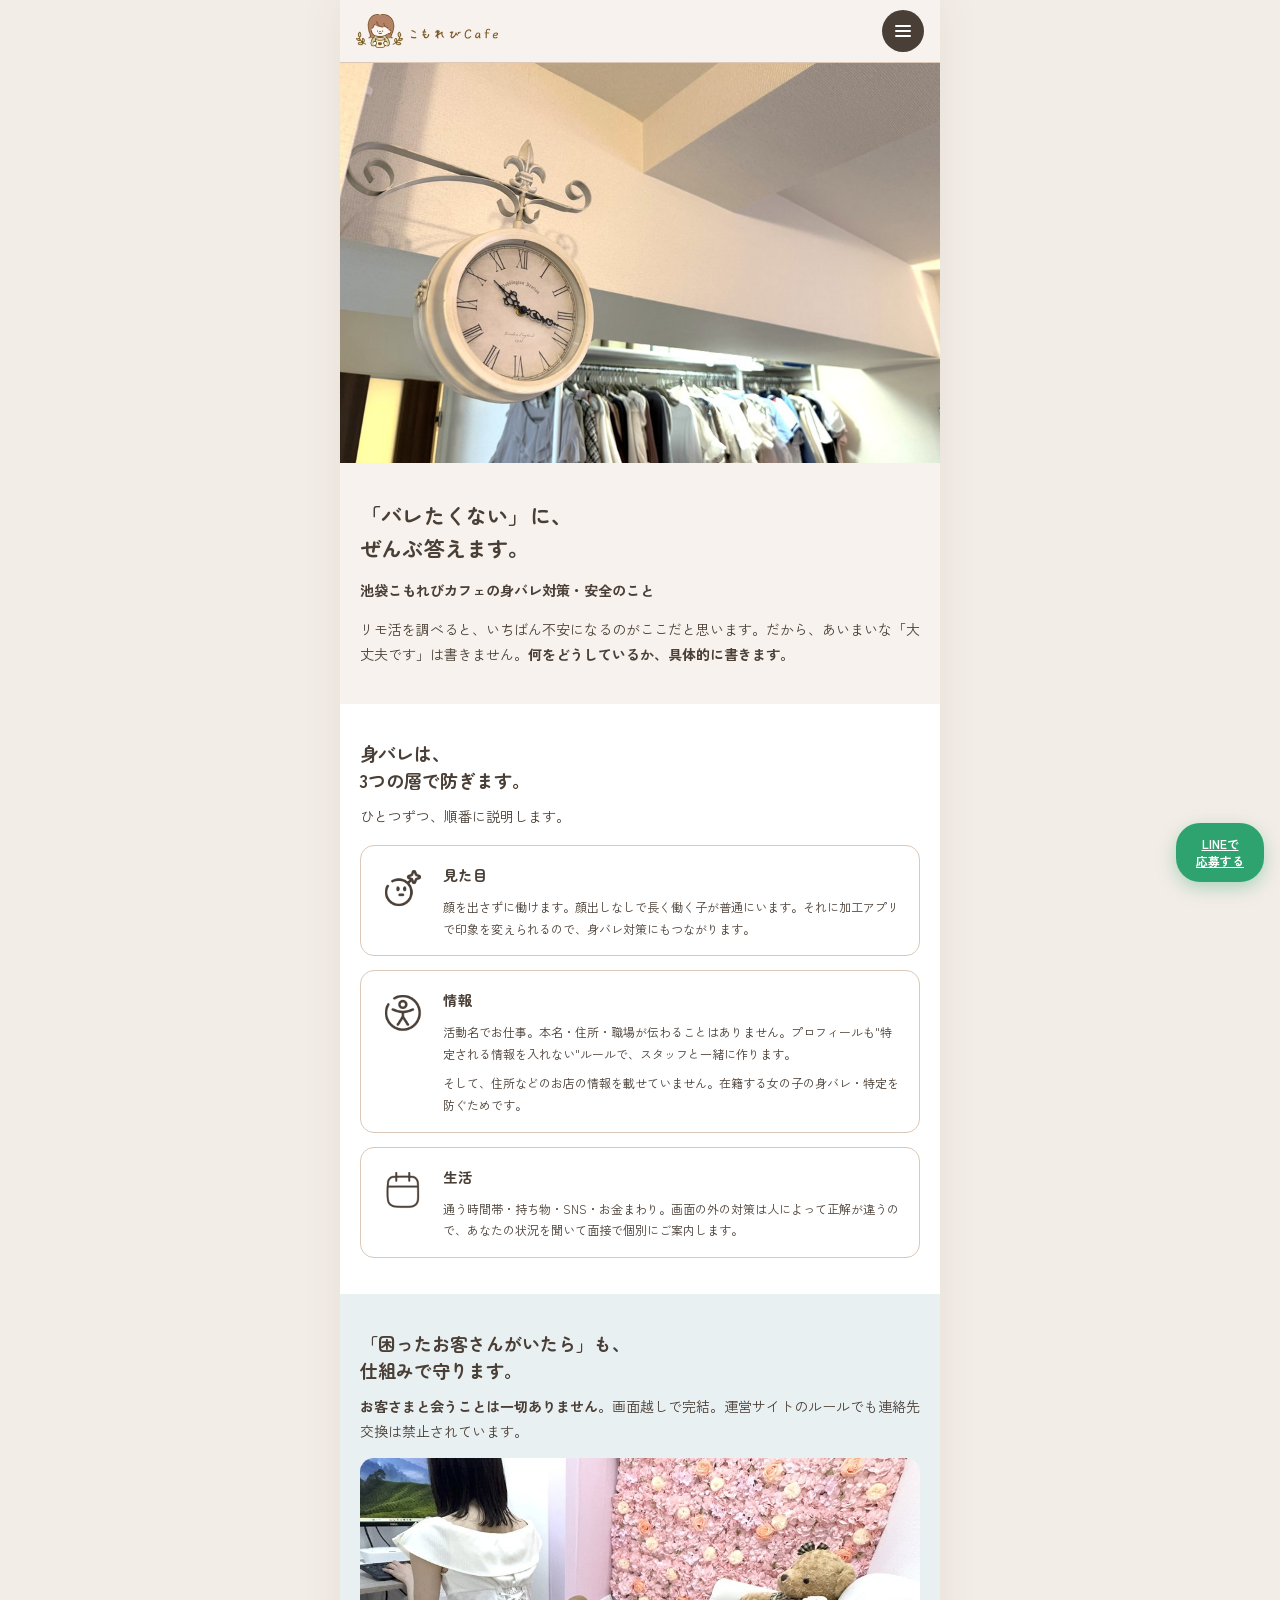
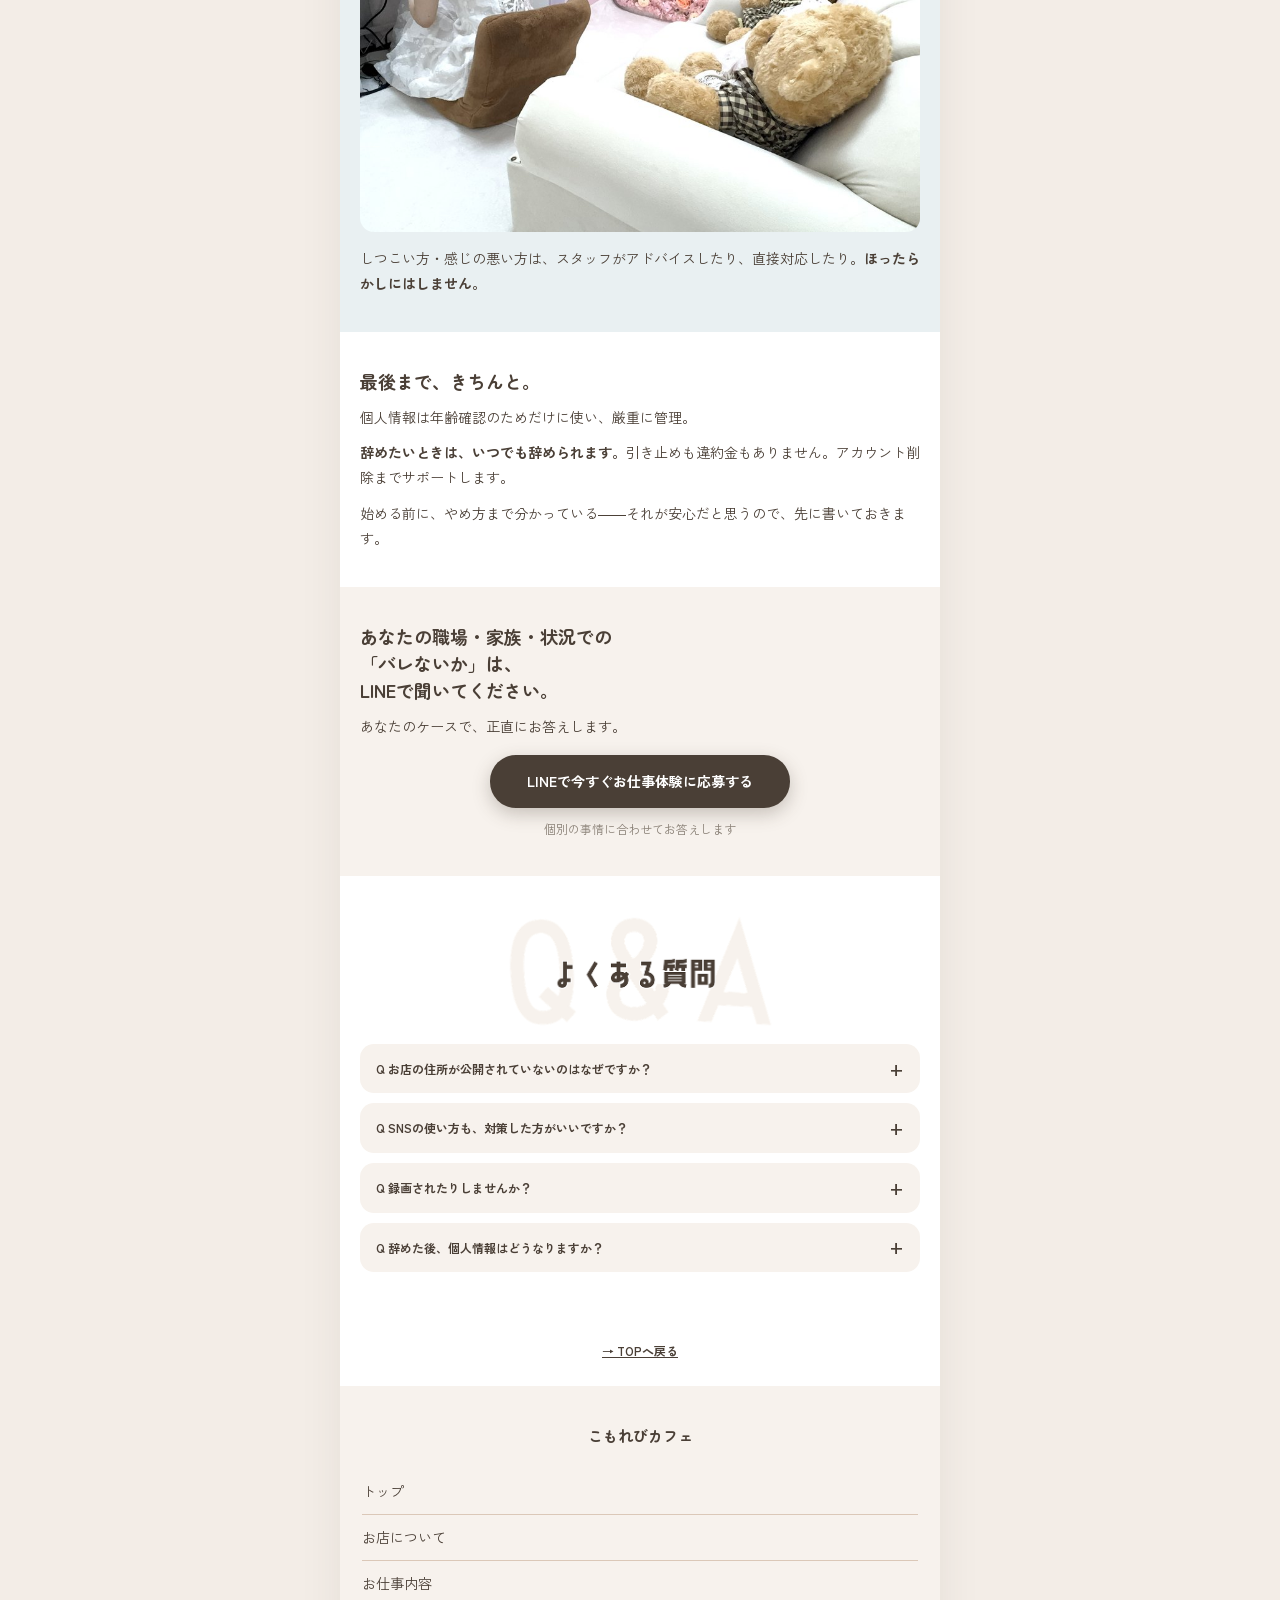
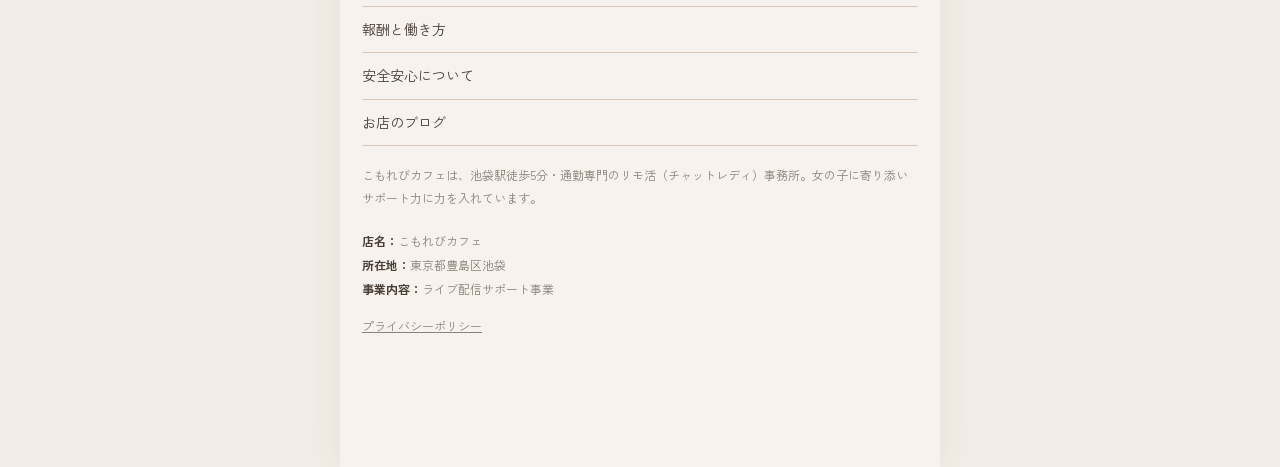
<file: safety.html>
<!DOCTYPE html>

<html lang="ja">
<head>
<!-- Google Tag Manager -->
<script>(function(w,d,s,l,i){w[l]=w[l]||[];w[l].push({'gtm.start':
new Date().getTime(),event:'gtm.js'});var f=d.getElementsByTagName(s)[0],
j=d.createElement(s),dl=l!='dataLayer'?'&l='+l:'';j.async=true;j.src=
'https://www.googletagmanager.com/gtm.js?id='+i+dl;f.parentNode.insertBefore(j,f);
})(window,document,'script','dataLayer','GTM-PHS9LXJQ');</script>
<!-- End Google Tag Manager -->
<meta charset="utf-8"/>
<meta content="width=device-width, initial-scale=1.0" name="viewport"/>
<title>安全安心について｜こもれびカフェ</title>
<link href="https://fonts.googleapis.com" rel="preconnect"/>
<link crossorigin="" href="https://fonts.gstatic.com" rel="preconnect"/>
<link href="https://fonts.googleapis.com/css2?family=Zen+Kaku+Gothic+New:wght@400;500;700&amp;family=Zen+Maru+Gothic:wght@400;700;900&amp;display=swap" rel="stylesheet"/>

<link href="css/style.css" rel="stylesheet"/><link href="images/favicon.png" rel="icon"/></head>
<body>
<!-- Google Tag Manager (noscript) -->
<noscript><iframe src="https://www.googletagmanager.com/ns.html?id=GTM-PHS9LXJQ"
height="0" width="0" style="display:none;visibility:hidden"></iframe></noscript>
<!-- End Google Tag Manager (noscript) -->
<div class="phone">
<header class="hd">
<div class="hlogo">
<a href="/"><img alt="こもれびカフェ" src="images/logo_wide.png"/></a></div>
<div class="menubtn" onclick="toggleMenu()"><span></span><span></span><span></span></div>
</header>
<img alt="安全安心について" src="images/anshin-01.jpg" style="width:100%;aspect-ratio:3/2;height:auto;object-fit:cover;display:block;"/>
<!-- ①ヒーロー -->
<section style="background:var(--base-light);">
<h1 class="t-main">「バレたくない」に、<br/>ぜんぶ答えます。</h1>
<p class="t-sub">池袋こもれびカフェの身バレ対策・安全のこと</p>
<p style="margin-top:14px;">リモ活を調べると、いちばん不安になるのがここだと思います。だから、あいまいな「大丈夫です」は書きません。<span class="mark">何をどうしているか、具体的に書きます。</span></p>
</section>
<!-- ②身バレは3つの層で防ぐ -->
<section>
<h2 class="t-lg">身バレは、<br/>3つの層で防ぎます。</h2>
<p>ひとつずつ、順番に説明します。</p>
<div class="layer">
<div class="layer-row">
<img alt="見た目" class="layer-icon" src="images/anshin-02.png"/>
<div class="layer-body">
<b>見た目</b>
<p>顔を出さずに働けます。顔出しなしで長く働く子が普通にいます。それに加工アプリで印象を変えられるので、身バレ対策にもつながります。</p>
</div>
</div>
</div>
<div class="layer">
<div class="layer-row">
<img alt="情報" class="layer-icon" src="images/anshin-03.png"/>
<div class="layer-body">
<b>情報</b>
<p>活動名でお仕事。本名・住所・職場が伝わることはありません。プロフィールも"特定される情報を入れない"ルールで、スタッフと一緒に作ります。</p>
<p style="margin-top:8px;">そして、住所などのお店の情報を載せていません。在籍する女の子の身バレ・特定を防ぐためです。</p>
</div>
</div>
</div>
<div class="layer">
<div class="layer-row">
<img alt="生活" class="layer-icon" src="images/anshin-04.png"/>
<div class="layer-body">
<b>生活</b>
<p>通う時間帯・持ち物・SNS・お金まわり。画面の外の対策は人によって正解が違うので、あなたの状況を聞いて面接で個別にご案内します。</p>
</div>
</div>
</div>
</section>
<!-- ③困ったお客さんがいたら -->
<section style="background:var(--blue);">
<h2 class="t-lg">「困ったお客さんがいたら」も、<br/>仕組みで守ります。</h2>
<p><span class="mark">お客さまと会うことは一切ありません。</span>画面越しで完結。運営サイトのルールでも連絡先交換は禁止されています。</p>
<img alt="個室・リビングの安心感" src="images/anshin-05.jpg" style="width:100%;aspect-ratio:3/2;height:auto;margin-top:14px;object-fit:cover;border-radius:14px;display:block;"/>
<p style="margin-top:14px;">しつこい方・感じの悪い方は、スタッフがアドバイスしたり、直接対応したり。<span class="mark">ほったらかしにはしません。</span></p>
</section>
<!-- ④最後まで、きちんと -->
<section>
<h2 class="t-lg">最後まで、きちんと。</h2>
<p>個人情報は年齢確認のためだけに使い、厳重に管理。</p>
<p style="margin-top:10px;"><span class="mark">辞めたいときは、いつでも辞められます。</span>引き止めも違約金もありません。アカウント削除までサポートします。</p>
<p style="margin-top:10px;">始める前に、やめ方まで分かっている――それが安心だと思うので、先に書いておきます。</p>
</section>
<!-- ⑤個別相談CTA -->
<section style="background:var(--base-light);">
<h2 class="t-lg">あなたの職場・家族・状況での<br/>「バレないか」は、<br/><span class="mark">LINEで聞いてください。</span></h2>
<p style="margin-top:10px;">あなたのケースで、正直にお答えします。</p>
<a class="btn" href="#line">LINEで今すぐお仕事体験に応募する</a>
<p class="small" style="text-align:center;margin-top:10px;">個別の事情に合わせてお答えします</p>
</section>
<!-- ⑥FAQ・CTA -->
<section>
<h2><img alt="よくある質問 Q&amp;A" src="images/shigoto-05.png" style="width:271px;max-width:100%;margin:0 auto;display:block;"/></h2>
<details class="faq" itemprop="mainEntity" itemscope="" itemtype="https://schema.org/Question">
<summary class="q" itemprop="name">お店の住所が公開されていないのはなぜですか？</summary>
<div class="a" itemprop="acceptedAnswer" itemscope="" itemtype="https://schema.org/Answer"><span itemprop="text">在籍する女の子の身バレ・特定を防ぐためです。所在地は、ご応募後に個別にお伝えしています。</span></div>
</details>
<details class="faq" itemprop="mainEntity" itemscope="" itemtype="https://schema.org/Question">
<summary class="q" itemprop="name">SNSの使い方も、対策した方がいいですか？</summary>
<div class="a" itemprop="acceptedAnswer" itemscope="" itemtype="https://schema.org/Answer"><span itemprop="text">はい。通う時間帯・持ち物・SNSの使い方・お金の管理まで、正解は人によって違うので、面接であなたの状況を聞いて個別にご案内します。</span></div>
</details>
<details class="faq" itemprop="mainEntity" itemscope="" itemtype="https://schema.org/Question">
<summary class="q" itemprop="name">録画されたりしませんか？</summary>
<div class="a" itemprop="acceptedAnswer" itemscope="" itemtype="https://schema.org/Answer"><span itemprop="text">運営サイトのルールで、配信の録画・保存は禁止されています。</span></div>
</details>
<details class="faq" itemprop="mainEntity" itemscope="" itemtype="https://schema.org/Question">
<summary class="q" itemprop="name">辞めた後、個人情報はどうなりますか？</summary>
<div class="a" itemprop="acceptedAnswer" itemscope="" itemtype="https://schema.org/Answer"><span itemprop="text">年齢確認のためだけに使い、厳重に管理します。辞めるときはアカウント削除までサポートします。</span></div>
</details>
</section>
<div class="kaiyu">
<a href="/">→ TOPへ戻る</a>
</div>
<footer>
<div class="flogo">こもれびカフェ</div>
<ul>
<li><a href="/">トップ</a></li>
<li><a href="about.html">お店について</a></li>
<li><a href="work.html">お仕事内容</a></li>
<li><a href="pay.html">報酬と働き方</a></li>
<li><a href="safety.html">安全安心について</a></li>
<li><a href="blog.html">お店のブログ</a></li>
</ul>
<p class="small" style="margin-top:18px;line-height:1.9;">こもれびカフェは、池袋駅徒歩5分・通勤専門のリモ活（チャットレディ）事務所。女の子に寄り添いサポート力に力を入れています。</p>
<div class="company">
<b>店名：</b>こもれびカフェ<br/>
<b>所在地：</b>東京都豊島区池袋<br/>
<b>事業内容：</b>ライブ配信サポート事業
    </div>
<p class="small" style="margin-top:14px;"><a href="privacy.html" style="color:var(--text-sub);text-decoration:underline;">プライバシーポリシー</a></p>
</footer>
</div>
<!-- ☰メニュードロワー（共通） -->
<div class="drawer" id="drawer" onclick="closeMenu()">
<div class="dpanel" onclick="event.stopPropagation()">
<div class="dhead">
<div class="hlogo">
<img alt="こもれびカフェ ロゴ" src="images/logo.png"/>
</div>
<div class="dclose" onclick="closeMenu()"><span class="xx">✕</span><span class="t">CLOSE</span></div>
<svg class="dwave" fill="#fff" preserveaspectratio="none" viewbox="0 0 390 24"><path d="M0 24 L0 13 Q97 0 195 11 Q292 22 390 8 L390 24 Z"></path></svg>
</div>
<div class="dbody">
<div class="menu-grid">
<a class="menu-cell wide" href="/"><div class="micon"><svg aria-label="トップ" fill="none" height="48" viewbox="0 0 400 400" width="48" xmlns="http://www.w3.org/2000/svg">
<path d="M176.672 221.15C183.92 158.934 235.869 125.607 282.003 100.54" stroke="#4A3F36" stroke-linecap="round" stroke-linejoin="round" stroke-opacity="0.9" stroke-width="16"></path>
<path d="M279.832 109.907C269.489 197.741 247.468 207.825 181.017 222.321" stroke="#4A3F36" stroke-linecap="round" stroke-linejoin="round" stroke-opacity="0.9" stroke-width="16"></path>
<path d="M274.4 111.078C237.21 152.381 202.233 195.956 169.069 241.057" stroke="#4A3F36" stroke-linecap="round" stroke-linejoin="round" stroke-opacity="0.9" stroke-width="16"></path>
<path d="M140.356 258.222C130.493 268.669 115.689 268.598 118.345 290.76C119.782 302.754 217.201 299.598 217.201 290.76C217.201 272.098 204.131 268.551 199.837 263.464C193.175 255.574 212.411 241.056 173.02 242.227C162.34 242.545 151.208 243.769 140.356 243.769" stroke="#4A3F36" stroke-linecap="round" stroke-linejoin="round" stroke-opacity="0.9" stroke-width="16"></path>
<path d="M252.682 155.244C246.928 156.113 241.11 155.878 235.308 155.878" stroke="#4A3F36" stroke-linecap="round" stroke-linejoin="round" stroke-opacity="0.9" stroke-width="16"></path>
<path d="M230.967 179.329C228.134 178.435 225.2 178.697 222.28 178.697" stroke="#4A3F36" stroke-linecap="round" stroke-linejoin="round" stroke-opacity="0.9" stroke-width="16"></path>
</svg></div><span>トップ</span></a>
<a class="menu-cell" href="about.html"><div class="micon"><svg aria-label="お店" fill="none" height="48" viewbox="0 0 400 400" width="48" xmlns="http://www.w3.org/2000/svg">
<path d="M112 170.553C170.197 172.25 229.086 163.825 287.237 163.825" stroke="#4A3F36" stroke-linecap="round" stroke-linejoin="round" stroke-opacity="0.9" stroke-width="16"></path>
<path d="M150.763 347.627C145.375 319.606 116.381 148.984 137.036 138.69C158.435 128.023 257.744 127.069 265.956 135.252C278.565 147.826 261.956 341.306 254.924 348.313C251.324 351.901 236.608 351.113 232.815 351.113C206.568 351.113 179.483 353.416 153.519 351.064" stroke="#4A3F36" stroke-linecap="round" stroke-linejoin="round" stroke-opacity="0.9" stroke-width="16"></path>
<path d="M238.561 130.446C251.228 103.087 261.324 74.325 273.33 47" stroke="#4A3F36" stroke-linecap="round" stroke-linejoin="round" stroke-opacity="0.9" stroke-width="16"></path>
</svg></div><span>お店について</span></a>
<a class="menu-cell" href="work.html"><div class="micon"><svg aria-label="仕事内容" fill="none" height="48" viewbox="0 0 400 400" width="48" xmlns="http://www.w3.org/2000/svg">
<path d="M120.547 214.429C120.547 187.878 104.047 110.33 117.927 93.9285C130.975 78.5116 263.514 82.3773 275.493 96.4235C284.404 105.825 274.98 201.812 269.047 220.032" stroke="#4A3F36" stroke-linecap="round" stroke-linejoin="round" stroke-opacity="0.9" stroke-width="16"></path>
<path d="M260.023 222.458C213.1 217.603 166.189 225.809 120.549 217.607" stroke="#4A3F36" stroke-linecap="round" stroke-linejoin="round" stroke-opacity="0.9" stroke-width="16"></path>
<path d="M111.55 234.424C99.9904 257.458 90.6837 281.015 78 303.038" stroke="#4A3F36" stroke-linecap="round" stroke-linejoin="round" stroke-opacity="0.9" stroke-width="16"></path>
<path d="M78.5566 313.013C159.107 314.462 241.36 309.779 321.512 309.779" stroke="#4A3F36" stroke-linecap="round" stroke-linejoin="round" stroke-opacity="0.9" stroke-width="16"></path>
<path d="M272.021 225.692C289.4 250.974 315.779 273.27 322.94 299.296" stroke="#4A3F36" stroke-linecap="round" stroke-linejoin="round" stroke-opacity="0.9" stroke-width="16"></path>
<path d="M319.065 315.763C244.21 316.382 152.239 312.874 84.4092 315.225" stroke="#4A3F36" stroke-linecap="round" stroke-linejoin="round" stroke-opacity="0.9" stroke-width="16"></path>
<path d="M210.132 284.977C202.431 285.5 194.422 285.301 186.872 286.169" stroke="#4A3F36" stroke-linecap="round" stroke-linejoin="round" stroke-opacity="0.9" stroke-width="16"></path>
</svg></div><span>お仕事内容</span></a>
<a class="menu-cell" href="pay.html"><div class="micon"><svg aria-label="コイン" fill="none" height="48" viewbox="0 0 400 400" width="48" xmlns="http://www.w3.org/2000/svg">
<path d="M293.602 247.555C305.989 265.03 321.605 218.047 318.631 212.312C315.353 205.99 303.029 206.503 302.094 202.823C297.128 183.26 293.634 133.662 245.309 127.899M198.057 127.899C115.015 132.36 110.247 193.528 129.624 243.42C153.148 303.98 242.918 309.317 277.909 257.839" stroke="#4A3F36" stroke-linecap="round" stroke-linejoin="round" stroke-opacity="0.9" stroke-width="16"></path>
<path d="M239.941 142.069C227.279 139.833 213.831 141.646 199.597 147.508" opacity="0.503384" stroke="#4A3F36" stroke-linecap="round" stroke-linejoin="round" stroke-opacity="0.9" stroke-width="16"></path>
<path d="M277.527 195.706C278.593 191.554 278.593 190.083 279.675 187.403" stroke="#4A3F36" stroke-linecap="round" stroke-linejoin="round" stroke-opacity="0.9" stroke-width="16"></path>
<path d="M265.203 284.667C278.684 302.081 251.845 302.946 245.313 290.374" stroke="#4A3F36" stroke-linecap="round" stroke-linejoin="round" stroke-opacity="0.9" stroke-width="16"></path>
<path d="M142.092 275.178C132.419 297.373 160.467 307.764 160.467 284.741" stroke="#4A3F36" stroke-linecap="round" stroke-linejoin="round" stroke-opacity="0.9" stroke-width="16"></path>
<path d="M120.737 201.059C115.562 203.901 111.156 203.333 106.366 199.174C92.3889 187.046 91.4645 157.341 102.982 172.766C115.842 189.982 95.8063 197.766 81.0029 187.855" stroke="#4A3F36" stroke-linecap="round" stroke-linejoin="round" stroke-opacity="0.9" stroke-width="16"></path>
<path d="M285.038 137.196C302.871 121.302 298.649 143.844 293.265 151.818" stroke="#4A3F36" stroke-linecap="round" stroke-linejoin="round" stroke-opacity="0.9" stroke-width="16"></path>
<path d="M233.163 109.999C215.459 84.9374 183.168 125.29 205.859 141.807M232.847 138.57C237.616 132.929 239.528 124.83 235.913 117.228" stroke="#4A3F36" stroke-linecap="round" stroke-linejoin="round" stroke-opacity="0.9" stroke-width="16"></path>
</svg></div><span>報酬と働き方</span></a>
<a class="menu-cell" href="safety.html"><div class="micon"><svg aria-label="盾" fill="none" height="48" viewbox="0 0 400 400" width="48" xmlns="http://www.w3.org/2000/svg">
<path d="M190.587 178.901C163.984 114.531 249.746 84.5972 281.674 136.343C304.757 173.75 264.235 230.165 226.284 212.59" stroke="#4A3F36" stroke-linecap="round" stroke-linejoin="round" stroke-opacity="0.9" stroke-width="16"></path>
<path d="M187.88 186.902C164.625 213.507 139.492 238.236 114.229 262.543" stroke="#4A3F36" stroke-linecap="round" stroke-linejoin="round" stroke-opacity="0.9" stroke-width="16"></path>
<path d="M116.28 270.107C99.8488 299.195 126.586 291.045 148.132 285.851" stroke="#4A3F36" stroke-linecap="round" stroke-linejoin="round" stroke-opacity="0.9" stroke-width="16"></path>
<path d="M149.472 285.5C149.472 280.156 150.846 274.773 153.594 269.351L170.655 271.577L174.538 251.337H187.881L191.389 232.67L205.473 238.136C210.328 223.789 215.376 214.276 220.616 209.594" stroke="#4A3F36" stroke-linecap="round" stroke-linejoin="round" stroke-opacity="0.9" stroke-width="16"></path>
<path d="M242.897 141.435C247.669 136.278 254.135 136.188 257.869 143.227C271.893 169.636 221.276 169.851 242.066 141.882" stroke="#4A3F36" stroke-linecap="round" stroke-linejoin="round" stroke-opacity="0.9" stroke-width="16"></path>
<path d="M191.389 208.333C172.583 223.755 146.223 251.858 131.766 262.543" opacity="0.503384" stroke="#4A3F36" stroke-linecap="round" stroke-linejoin="round" stroke-opacity="0.9" stroke-width="16"></path>
</svg></div><span>安全安心について</span></a>
<a class="menu-cell" href="blog.html"><div class="micon"><svg aria-label="本" enable-background="new 0 0 64 64" fill="#4A3F36" height="48" id="Layer_1" version="1.1" viewbox="0 0 64 64" width="48" xml:space="preserve" xmlns="http://www.w3.org/2000/svg" xmlns:xlink="http://www.w3.org/1999/xlink">
<g>
<g>
<path d="M32.042,21.613c-0.27,0-0.538-0.108-0.735-0.321c-0.375-0.406-0.349-1.039,0.057-1.413    c3.078-2.844,9.794-2.482,12.819-0.854c0.486,0.262,0.668,0.868,0.406,1.354c-0.262,0.487-0.869,0.669-1.354,0.407    c-2.413-1.3-8.205-1.569-10.515,0.562C32.527,21.525,32.284,21.613,32.042,21.613z"></path>
</g>
</g>
<g>
<g>
<path d="M32.041,21.613c-0.242,0-0.485-0.088-0.678-0.266c-2.31-2.132-8.102-1.861-10.514-0.562    c-0.489,0.261-1.093,0.079-1.354-0.407s-0.08-1.093,0.406-1.354c3.025-1.629,9.741-1.988,12.819,0.854    c0.406,0.374,0.431,1.007,0.057,1.413C32.579,21.505,32.311,21.613,32.041,21.613z"></path>
</g>
</g>
<g>
<g>
<path d="M15.752,46.229c-0.331,0-0.654-0.163-0.844-0.463c-0.297-0.466-0.16-1.084,0.306-1.381    c4.372-2.784,14.249-2.345,17.391,0.048c0.439,0.334,0.525,0.962,0.19,1.401c-0.335,0.439-0.96,0.525-1.401,0.19    c-2.541-1.933-11.542-2.222-15.106,0.048C16.122,46.178,15.936,46.229,15.752,46.229z"></path>
</g>
</g>
<g>
<g>
<path d="M15.732,25.021c-0.356,0-0.701-0.19-0.881-0.525c-0.262-0.486-0.08-1.093,0.406-1.355c1.241-0.668,3.08-1.115,5.044-1.226    c0.563-0.035,1.024,0.39,1.055,0.941s-0.391,1.023-0.942,1.055c-1.658,0.094-3.232,0.465-4.209,0.991    C16.054,24.983,15.892,25.021,15.732,25.021z"></path>
</g>
</g>
<g>
<g>
<path d="M32.042,41.708c-0.27,0-0.538-0.108-0.735-0.321c-0.375-0.406-0.349-1.039,0.057-1.413    c3.079-2.843,9.795-2.482,12.819-0.854c0.486,0.263,0.668,0.869,0.406,1.355c-0.262,0.485-0.869,0.667-1.354,0.406    c-2.413-1.3-8.204-1.569-10.515,0.562C32.527,41.62,32.284,41.708,32.042,41.708z"></path>
</g>
</g>
<g>
<g>
<path d="M32.041,41.708c-0.242,0-0.485-0.088-0.678-0.266c-2.311-2.132-8.101-1.861-10.514-0.562    c-0.486,0.261-1.092,0.079-1.354-0.406c-0.262-0.486-0.08-1.093,0.406-1.355c3.025-1.629,9.74-1.988,12.819,0.854    c0.406,0.374,0.431,1.007,0.057,1.413C32.579,41.6,32.311,41.708,32.041,41.708z"></path>
</g>
</g>
<g>
<path d="M32,46.229c-0.552,0-1-0.447-1-1V20.53c0-0.553,0.448-1,1-1s1,0.447,1,1v24.698C33,45.781,32.552,46.229,32,46.229z"></path>
</g>
<g>
<path d="M43.75,40.863c-0.552,0-1-0.447-1-1c0-3.975-0.012-8.075-0.024-11.785c-0.009-3.068-0.018-5.87-0.018-8.114   c0-0.553,0.448-1,1-1s1,0.447,1,1c0,2.242,0.008,5.042,0.018,8.107c0.012,3.713,0.024,7.815,0.024,11.792   C44.75,40.416,44.302,40.863,43.75,40.863z"></path>
</g>
<g>
<path d="M20.396,40.863c-0.552,0-1-0.447-1-1c0-3.975-0.013-8.075-0.024-11.785c-0.009-3.068-0.018-5.87-0.018-8.114   c0-0.553,0.448-1,1-1s1,0.447,1,1c0,2.242,0.009,5.042,0.018,8.107c0.011,3.713,0.024,7.815,0.024,11.792   C21.396,40.416,20.948,40.863,20.396,40.863z"></path>
</g>
<g>
<path d="M15.751,46.229c-0.552,0-1-0.447-1-1c0-3.975-0.012-8.422-0.024-12.446c-0.009-3.328-0.018-6.366-0.018-8.61   c0-0.553,0.448-1,1-1s1,0.447,1,1c0,2.242,0.008,5.279,0.018,8.604c0.012,4.026,0.024,8.476,0.024,12.452   C16.751,45.781,16.304,46.229,15.751,46.229z"></path>
</g>
<g>
<g>
<path d="M48.248,46.229c-0.184,0-0.37-0.051-0.536-0.156c-3.564-2.27-12.565-1.98-15.106-0.048    c-0.439,0.335-1.067,0.249-1.401-0.19s-0.249-1.067,0.19-1.401c3.143-2.391,13.017-2.833,17.391-0.048    c0.466,0.297,0.603,0.915,0.306,1.381C48.901,46.065,48.578,46.229,48.248,46.229z"></path>
</g>
</g>
<g>
<path d="M48.249,46.229c-0.552,0-1-0.447-1-1c0-3.977,0.012-8.426,0.024-12.452c0.009-3.325,0.018-6.362,0.018-8.604   c0-0.553,0.448-1,1-1s1,0.447,1,1c0,2.244-0.008,5.282-0.018,8.61c-0.012,4.024-0.024,8.472-0.024,12.446   C49.249,45.781,48.801,46.229,48.249,46.229z"></path>
</g>
<g>
<g>
<path d="M48.268,25.172c-0.16,0-0.322-0.038-0.473-0.119c-0.912-0.492-2.38-0.855-3.927-0.973    c-0.551-0.042-0.963-0.522-0.921-1.073c0.042-0.551,0.514-0.97,1.073-0.921c1.839,0.14,3.561,0.579,4.724,1.205    c0.486,0.263,0.668,0.869,0.406,1.355C48.969,24.981,48.624,25.172,48.268,25.172z"></path>
</g>
</g>
<g>
<path d="M36.25,25.26c-0.395,0-0.768-0.234-0.926-0.622c-0.209-0.512,0.037-1.095,0.548-1.304c1.081-0.44,2.588-0.466,3.749-0.061   c0.521,0.183,0.796,0.752,0.615,1.273c-0.182,0.522-0.752,0.798-1.274,0.615c-0.7-0.245-1.704-0.233-2.334,0.023   C36.504,25.236,36.376,25.26,36.25,25.26z"></path>
</g>
<g>
<path d="M36.25,29.278c-0.395,0-0.768-0.234-0.926-0.622c-0.209-0.512,0.037-1.095,0.548-1.304c1.08-0.44,2.586-0.464,3.749-0.06   c0.521,0.183,0.796,0.752,0.615,1.273c-0.182,0.522-0.752,0.798-1.274,0.615c-0.701-0.244-1.704-0.235-2.334,0.022   C36.504,29.255,36.376,29.278,36.25,29.278z"></path>
</g>
<g>
<path d="M36.25,33.641c-0.395,0-0.768-0.234-0.926-0.622c-0.209-0.512,0.037-1.095,0.548-1.304c1.08-0.441,2.586-0.465,3.749-0.06   c0.521,0.183,0.796,0.752,0.615,1.273c-0.182,0.522-0.752,0.797-1.274,0.615c-0.701-0.244-1.704-0.234-2.334,0.022   C36.504,33.617,36.376,33.641,36.25,33.641z"></path>
</g>
<g>
<path d="M24.688,25.225c-0.395,0-0.768-0.234-0.926-0.622c-0.209-0.512,0.037-1.095,0.548-1.304   c1.081-0.44,2.588-0.466,3.749-0.061c0.521,0.183,0.796,0.752,0.615,1.273c-0.182,0.522-0.75,0.798-1.274,0.615   c-0.699-0.244-1.703-0.233-2.334,0.023C24.942,25.201,24.813,25.225,24.688,25.225z"></path>
</g>
<g>
<path d="M24.688,29.244c-0.395,0-0.768-0.234-0.926-0.622c-0.209-0.512,0.037-1.095,0.548-1.304   c1.081-0.441,2.588-0.466,3.749-0.061c0.521,0.183,0.796,0.752,0.615,1.273c-0.182,0.522-0.75,0.799-1.274,0.615   c-0.699-0.245-1.703-0.233-2.334,0.023C24.942,29.221,24.813,29.244,24.688,29.244z"></path>
</g>
<g>
<path d="M24.688,33.605c-0.395,0-0.768-0.234-0.926-0.622c-0.209-0.512,0.037-1.095,0.548-1.304c1.08-0.44,2.586-0.465,3.749-0.06   c0.521,0.183,0.796,0.752,0.615,1.273c-0.182,0.522-0.75,0.797-1.274,0.615c-0.7-0.244-1.704-0.234-2.334,0.022   C24.942,33.582,24.813,33.605,24.688,33.605z"></path>
</g>
</svg></div><span>お店のブログ</span></a>
<a class="menu-cell" href="/#faq"><div class="micon"><svg aria-label="？マーク" enable-background="new 0 0 64 64" fill="#4A3F36" height="48" id="Layer_1" version="1.1" viewbox="0 0 64 64" width="48" xml:space="preserve" xmlns="http://www.w3.org/2000/svg" xmlns:xlink="http://www.w3.org/1999/xlink"><path d="M18.968,47.18c-1.248,0-2.815-0.948-3.199-5.467c-0.408-4.812-0.57-9.846-0.494-15.39c0.033-2.389,0.345-6.617,2.074-8.093  c1.47-1.256,3.757-1.299,5.428-1.33l0.367-0.007c2.12-0.051,8.885-0.074,13.013-0.074c1.637,0,3.012,0.003,3.818,0.01l0.441,0.002  c2.291,0.006,5.753,0.015,6.873,2.207c2.014,3.94,1.449,10.513,1.146,14.043c-0.121,1.405-0.626,4.733-2.83,6.714  c-1.54,1.385-4.384,1.317-6.228,1.284l-0.339-0.006c-1.822-0.028-3.666-0.047-5.498-0.066l-2.629-0.026  c-2.545,0-5.395,0.264-7.235,2.226c-0.322,0.342-0.621,0.746-0.937,1.172c-0.589,0.794-1.198,1.616-2.069,2.208  C20.089,46.98,19.517,47.18,18.968,47.18z M36.156,18.82c-4.874,0-11.056,0.027-12.965,0.073L22.814,18.9  c-1.368,0.025-3.241,0.061-4.166,0.851c-0.764,0.653-1.329,3.367-1.373,6.6c-0.075,5.478,0.084,10.447,0.487,15.193  c0.21,2.48,0.844,3.636,1.206,3.636c0.064,0,0.249-0.024,0.579-0.249c0.59-0.4,1.074-1.053,1.586-1.743  c0.336-0.454,0.684-0.923,1.085-1.351c2.363-2.517,5.72-2.856,8.693-2.856l2.649,0.026c1.836,0.019,3.683,0.039,5.509,0.066  l0.346,0.006c0.302,0.006,0.633,0.012,0.98,0.012c0.742,0,3.001,0,3.873-0.784c1.673-1.504,2.074-4.23,2.168-5.333  c0.271-3.16,0.824-9.598-0.929-13.028c-0.564-1.105-3.513-1.113-5.097-1.117l-0.452-0.002C39.156,18.823,37.786,18.82,36.156,18.82z  "></path><path d="M37.115,26.205c-1.094,0-2.333-0.002-3.273-0.003L32.915,26.2c-0.552,0-1-0.449-0.999-1.001c0-0.552,0.448-0.999,1-0.999  c0,0,0,0,0,0l0.928,0.001c1.678,0.002,4.306,0.006,5.358-0.001c0.002,0,0.005,0,0.007,0c0.549,0,0.996,0.443,1,0.993  c0.004,0.552-0.441,1.003-0.993,1.007C38.75,26.203,37.978,26.205,37.115,26.205z"></path><path d="M31.562,32.915c-3.105,0-6.106-0.001-6.771-0.002c-0.552,0-1-0.449-0.999-1.001c0-0.552,0.448-0.999,1-0.999c0,0,0,0,0,0  c1.399,0.001,13.131,0.005,14.41-0.004c0.002,0,0.005,0,0.007,0c0.549,0,0.996,0.443,1,0.993c0.004,0.552-0.44,1.003-0.993,1.007  C38.544,32.913,34.99,32.915,31.562,32.915z"></path></svg></div><span>よくある質問</span></a>
</div>
<a class="menu-cta" href="#line" onclick="closeMenu()">→ LINEで気軽に相談してみる</a>
</div>
</div>
</div>
<div class="fixnav" id="fixNav">
<a class="line-btn" href="#line">LINEで<br/>応募する</a>
</div>

<script src="js/main.js"></script></body>
</html>
</file>
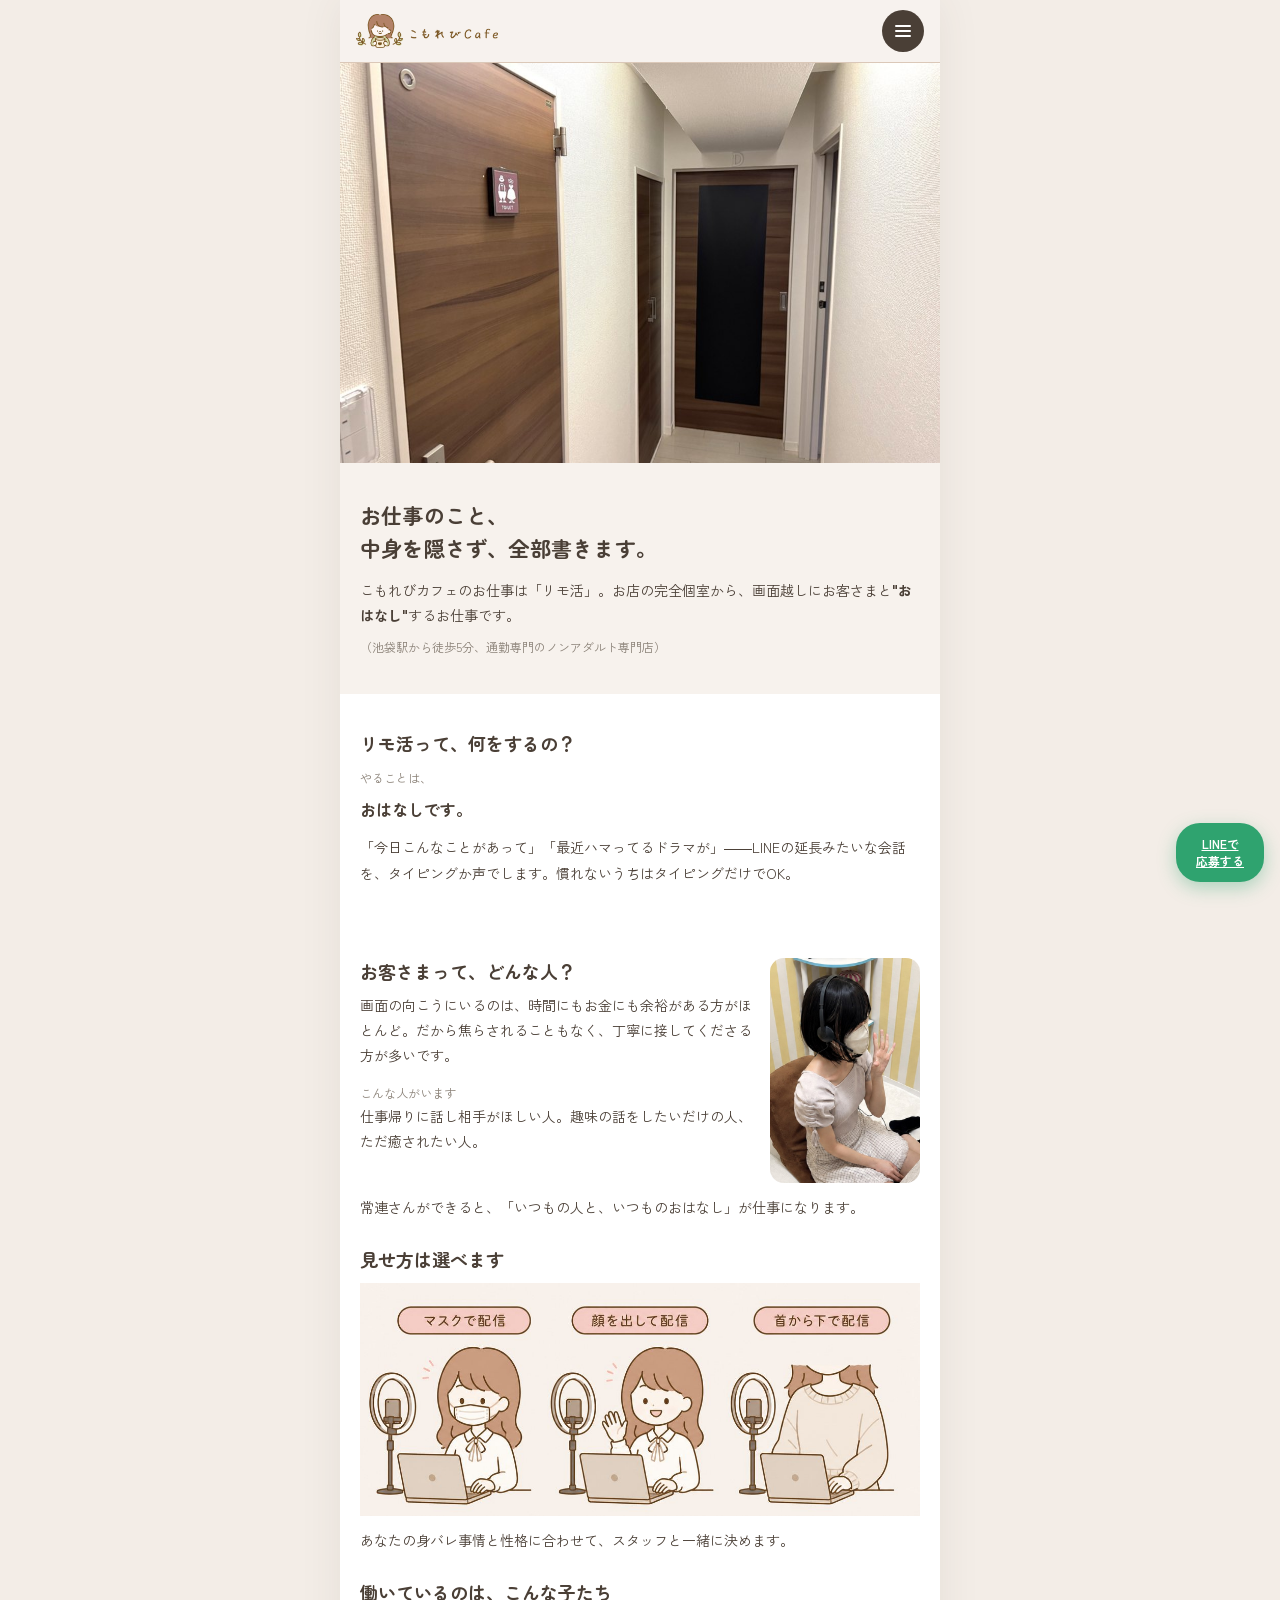
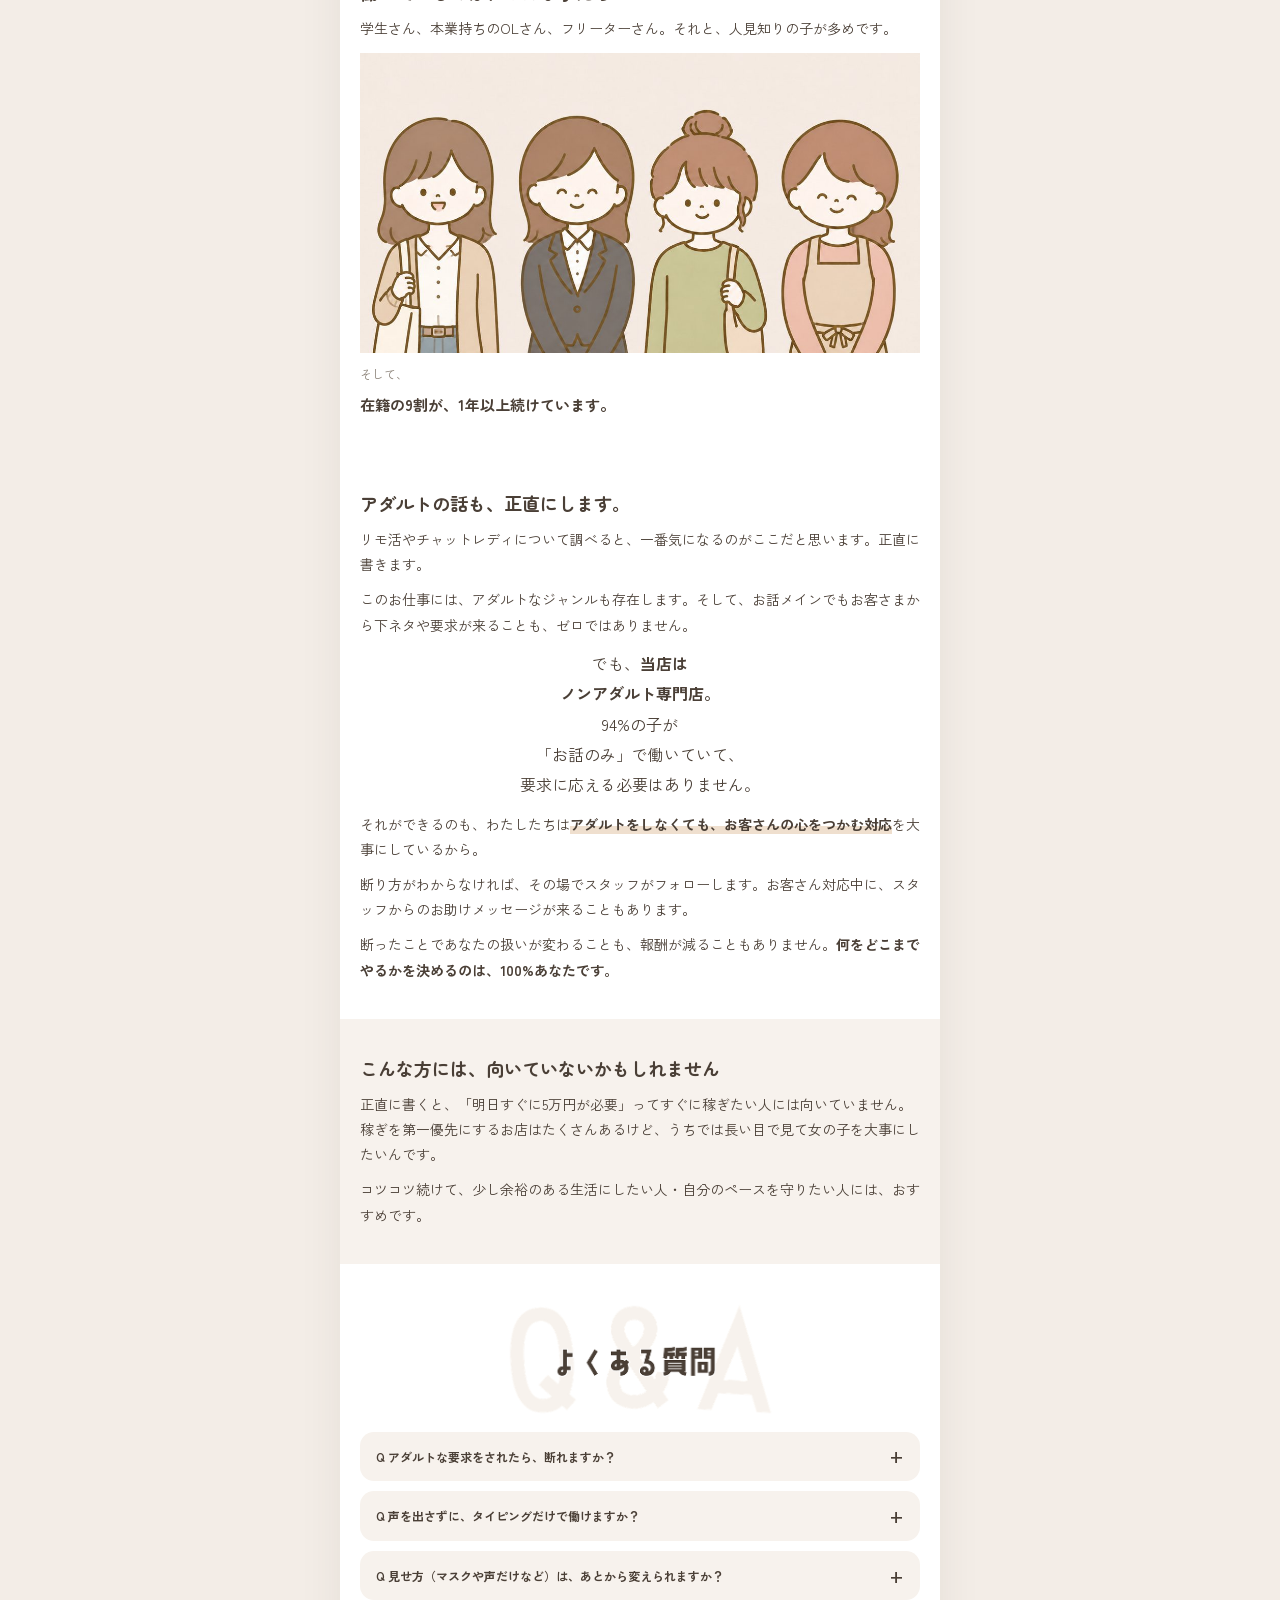
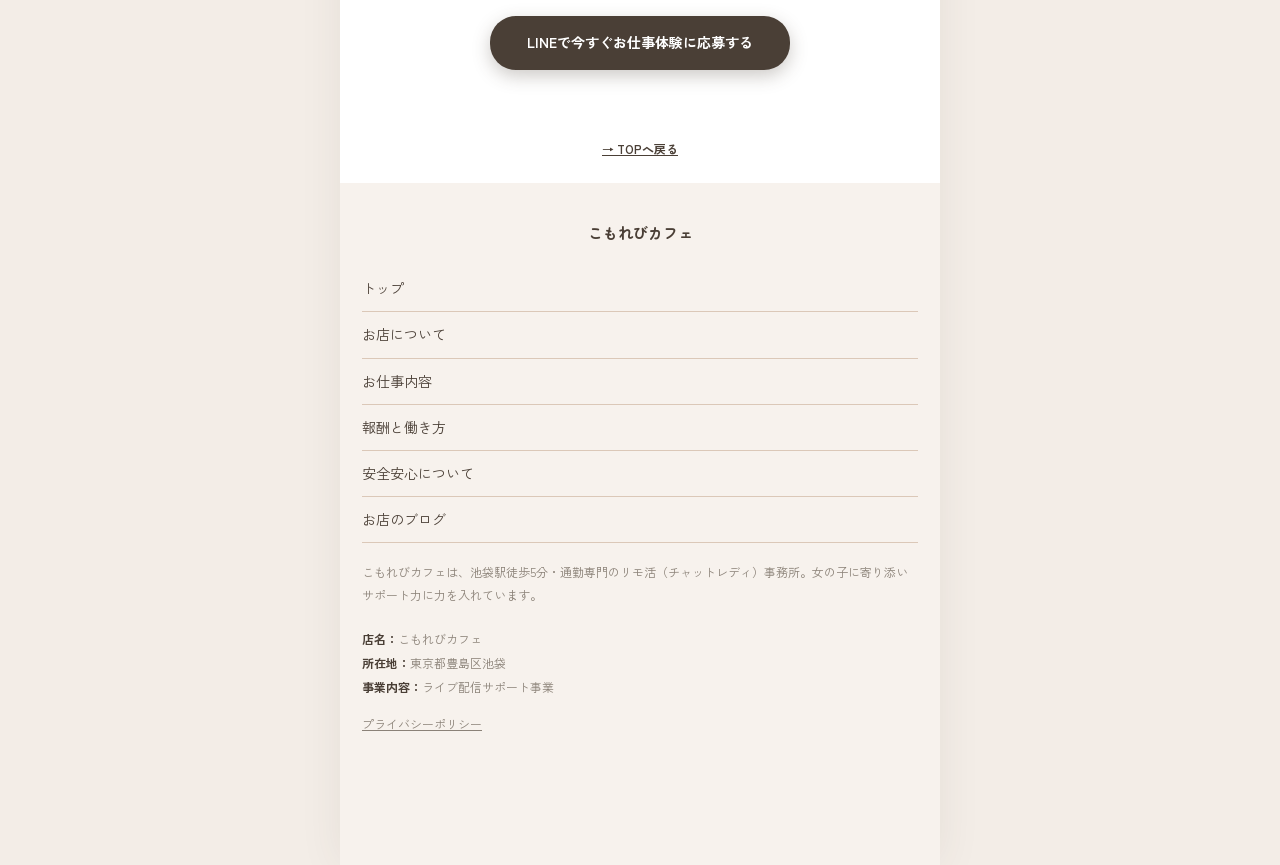
<file: work.html>
<!DOCTYPE html>

<html lang="ja">
<head>
<!-- Google Tag Manager -->
<script>(function(w,d,s,l,i){w[l]=w[l]||[];w[l].push({'gtm.start':
new Date().getTime(),event:'gtm.js'});var f=d.getElementsByTagName(s)[0],
j=d.createElement(s),dl=l!='dataLayer'?'&l='+l:'';j.async=true;j.src=
'https://www.googletagmanager.com/gtm.js?id='+i+dl;f.parentNode.insertBefore(j,f);
})(window,document,'script','dataLayer','GTM-PHS9LXJQ');</script>
<!-- End Google Tag Manager -->
<meta charset="utf-8"/>
<meta content="width=device-width, initial-scale=1.0" name="viewport"/>
<title>お仕事内容｜こもれびカフェ</title>
<link href="https://fonts.googleapis.com" rel="preconnect"/>
<link crossorigin="" href="https://fonts.gstatic.com" rel="preconnect"/>
<link href="https://fonts.googleapis.com/css2?family=Zen+Kaku+Gothic+New:wght@400;500;700&amp;family=Zen+Maru+Gothic:wght@400;700;900&amp;display=swap" rel="stylesheet"/>

<link href="css/style.css" rel="stylesheet"/><link href="images/favicon.png" rel="icon"/></head>
<body>
<!-- Google Tag Manager (noscript) -->
<noscript><iframe src="https://www.googletagmanager.com/ns.html?id=GTM-PHS9LXJQ"
height="0" width="0" style="display:none;visibility:hidden"></iframe></noscript>
<!-- End Google Tag Manager (noscript) -->
<div class="phone">
<header class="hd">
<div class="hlogo">
<a href="/"><img alt="こもれびカフェ" src="images/logo_wide.png"/></a></div>
<div class="menubtn" onclick="toggleMenu()"><span></span><span></span><span></span></div>
</header>
<img alt="お仕事内容" src="images/shigoto-01.jpg" style="width:100%;aspect-ratio:3/2;height:auto;object-fit:cover;display:block;"/>
<!-- ①ヒーロー -->
<section style="background:var(--base-light);">
<h1 class="t-main">お仕事のこと、<br/>中身を隠さず、全部書きます。</h1>
<p style="margin-top:14px;">こもれびカフェのお仕事は「リモ活」。お店の完全個室から、画面越しにお客さまと<span class="mark">"おはなし"</span>するお仕事です。</p>
<p class="small" style="margin-top:8px;">（池袋駅から徒歩5分、通勤専門のノンアダルト専門店）</p>
</section>
<!-- ②リモ活って何をするの？ -->
<section>
<h2 class="t-lg">リモ活って、何をするの？</h2>
<p class="eyebrow">やることは、</p>
<p class="lead" style="font-size:16px;">おはなしです。</p>
<p style="margin-top:12px;">「今日こんなことがあって」「最近ハマってるドラマが」――LINEの延長みたいな会話を、タイピングか声でします。慣れないうちはタイピングだけでOK。</p>
</section>
<!-- ③お客さまってどんな人？ -->
<section style="background:#fff;">
<div class="split">
<div class="split-tx">
<h2 class="t-lg">お客さまって、どんな人？</h2>
<p>画面の向こうにいるのは、時間にもお金にも余裕がある方がほとんど。だから焦らされることもなく、丁寧に接してくださる方が多いです。</p>
<p class="eyebrow" style="margin-top:14px;">こんな人がいます</p>
<p>仕事帰りに話し相手がほしい人。趣味の話をしたいだけの人、ただ癒されたい人。</p>
</div>
<img alt="配信しているイメージ" class="split-img" src="images/shigoto-02.jpg"/>
</div>
<p style="margin-top:12px;">常連さんができると、「いつもの人と、いつものおはなし」が仕事になります。</p>
<h2 class="t-lg" style="margin-top:26px;">見せ方は選べます</h2>
<img alt="選べる配信スタイル：マスクで配信／顔を出して配信／首から下で配信" src="images/shigoto-03.jpg" style="width:100%;display:block;"/>
<p style="margin-top:12px;">あなたの身バレ事情と性格に合わせて、スタッフと一緒に決めます。</p>
<h2 class="t-lg" style="margin-top:26px;">働いているのは、こんな子たち</h2>
<p>学生さん、本業持ちのOLさん、フリーターさん。それと、人見知りの子が多めです。</p>
<img alt="いろんな方が働いています" src="images/shigoto-04.jpg" style="width:100%;margin-top:12px;display:block;"/>
<p class="eyebrow" style="margin-top:10px;">そして、</p>
<p class="lead" style="font-size:15px;">在籍の9割が、1年以上続けています。</p>
</section>
<!-- ④アダルトの話も正直に -->
<section>
<h2 class="t-lg">アダルトの話も、正直にします。</h2>
<p>リモ活やチャットレディについて調べると、一番気になるのがここだと思います。正直に書きます。</p>
<p style="margin-top:10px;">このお仕事には、アダルトなジャンルも存在します。そして、お話メインでもお客さまから下ネタや要求が来ることも、ゼロではありません。</p>
<p style="margin-top:10px;text-align:center;font-size:16px;line-height:1.9;">でも、<span class="mark">当店は<br/>ノンアダルト専門店。</span><br/>94%の子が<br/>「お話のみ」で働いていて、<br/>要求に応える必要はありません。</p>
<p style="margin-top:12px;">それができるのも、わたしたちは<span class="mark marker">アダルトをしなくても、お客さんの心をつかむ対応</span>を大事にしているから。</p>
<p style="margin-top:10px;">断り方がわからなければ、その場でスタッフがフォローします。お客さん対応中に、スタッフからのお助けメッセージが来ることもあります。</p>
<p style="margin-top:10px;">断ったことであなたの扱いが変わることも、報酬が減ることもありません。<span class="mark">何をどこまでやるかを決めるのは、100%あなたです。</span></p>
</section>
<!-- ⑤こんな人はお勧めできないかも -->
<section style="background:var(--base-light);">
<h2 class="t-lg">こんな方には、向いていないかもしれません</h2>
<p>正直に書くと、「明日すぐに5万円が必要」ってすぐに稼ぎたい人には向いていません。稼ぎを第一優先にするお店はたくさんあるけど、うちでは長い目で見て女の子を大事にしたいんです。</p>
<p style="margin-top:10px;">コツコツ続けて、少し余裕のある生活にしたい人・自分のペースを守りたい人には、おすすめです。</p>
</section>
<!-- ⑥FAQ・CTA -->
<section>
<h2><img alt="よくある質問 Q&amp;A" src="images/shigoto-05.png" style="width:271px;max-width:100%;margin:0 auto;display:block;"/></h2>
<details class="faq" itemprop="mainEntity" itemscope="" itemtype="https://schema.org/Question">
<summary class="q" itemprop="name">アダルトな要求をされたら、断れますか？</summary>
<div class="a" itemprop="acceptedAnswer" itemscope="" itemtype="https://schema.org/Answer"><span itemprop="text">はい、断れます。こもれびカフェはノンアダルト専門店です。断っても報酬や扱いが変わることはなく、困ったときはスタッフがフォローします。</span></div>
</details>
<details class="faq" itemprop="mainEntity" itemscope="" itemtype="https://schema.org/Question">
<summary class="q" itemprop="name">声を出さずに、タイピングだけで働けますか？</summary>
<div class="a" itemprop="acceptedAnswer" itemscope="" itemtype="https://schema.org/Answer"><span itemprop="text">はい、大丈夫です。声を出すのが苦手な方は、タイピングだけのやりとりから始められます。慣れてきたら声に挑戦する子もいます。</span></div>
</details>
<details class="faq" itemprop="mainEntity" itemscope="" itemtype="https://schema.org/Question">
<summary class="q" itemprop="name">見せ方（マスクや声だけなど）は、あとから変えられますか？</summary>
<div class="a" itemprop="acceptedAnswer" itemscope="" itemtype="https://schema.org/Answer"><span itemprop="text">はい、変えられます。慣れてきたら見せ方を変える子も、ずっと同じスタイルで続ける子もいます。そのときの気分やご事情に合わせて相談してください。</span></div>
</details>
<a class="btn" href="#line">LINEで今すぐお仕事体験に応募する</a>
</section>
<div class="kaiyu">
<a href="/">→ TOPへ戻る</a>
</div>
<footer>
<div class="flogo">こもれびカフェ</div>
<ul>
<li><a href="/">トップ</a></li>
<li><a href="about.html">お店について</a></li>
<li><a href="work.html">お仕事内容</a></li>
<li><a href="pay.html">報酬と働き方</a></li>
<li><a href="safety.html">安全安心について</a></li>
<li><a href="blog.html">お店のブログ</a></li>
</ul>
<p class="small" style="margin-top:18px;line-height:1.9;">こもれびカフェは、池袋駅徒歩5分・通勤専門のリモ活（チャットレディ）事務所。女の子に寄り添いサポート力に力を入れています。</p>
<div class="company">
<b>店名：</b>こもれびカフェ<br/>
<b>所在地：</b>東京都豊島区池袋<br/>
<b>事業内容：</b>ライブ配信サポート事業
    </div>
<p class="small" style="margin-top:14px;"><a href="privacy.html" style="color:var(--text-sub);text-decoration:underline;">プライバシーポリシー</a></p>
</footer>
</div>
<!-- ☰メニュードロワー（共通） -->
<div class="drawer" id="drawer" onclick="closeMenu()">
<div class="dpanel" onclick="event.stopPropagation()">
<div class="dhead">
<div class="hlogo">
<img alt="こもれびカフェ ロゴ" src="images/logo.png"/>
</div>
<div class="dclose" onclick="closeMenu()"><span class="xx">✕</span><span class="t">CLOSE</span></div>
<svg class="dwave" fill="#fff" preserveaspectratio="none" viewbox="0 0 390 24"><path d="M0 24 L0 13 Q97 0 195 11 Q292 22 390 8 L390 24 Z"></path></svg>
</div>
<div class="dbody">
<div class="menu-grid">
<a class="menu-cell wide" href="/"><div class="micon"><svg aria-label="トップ" fill="none" height="48" viewbox="0 0 400 400" width="48" xmlns="http://www.w3.org/2000/svg">
<path d="M176.672 221.15C183.92 158.934 235.869 125.607 282.003 100.54" stroke="#4A3F36" stroke-linecap="round" stroke-linejoin="round" stroke-opacity="0.9" stroke-width="16"></path>
<path d="M279.832 109.907C269.489 197.741 247.468 207.825 181.017 222.321" stroke="#4A3F36" stroke-linecap="round" stroke-linejoin="round" stroke-opacity="0.9" stroke-width="16"></path>
<path d="M274.4 111.078C237.21 152.381 202.233 195.956 169.069 241.057" stroke="#4A3F36" stroke-linecap="round" stroke-linejoin="round" stroke-opacity="0.9" stroke-width="16"></path>
<path d="M140.356 258.222C130.493 268.669 115.689 268.598 118.345 290.76C119.782 302.754 217.201 299.598 217.201 290.76C217.201 272.098 204.131 268.551 199.837 263.464C193.175 255.574 212.411 241.056 173.02 242.227C162.34 242.545 151.208 243.769 140.356 243.769" stroke="#4A3F36" stroke-linecap="round" stroke-linejoin="round" stroke-opacity="0.9" stroke-width="16"></path>
<path d="M252.682 155.244C246.928 156.113 241.11 155.878 235.308 155.878" stroke="#4A3F36" stroke-linecap="round" stroke-linejoin="round" stroke-opacity="0.9" stroke-width="16"></path>
<path d="M230.967 179.329C228.134 178.435 225.2 178.697 222.28 178.697" stroke="#4A3F36" stroke-linecap="round" stroke-linejoin="round" stroke-opacity="0.9" stroke-width="16"></path>
</svg></div><span>トップ</span></a>
<a class="menu-cell" href="about.html"><div class="micon"><svg aria-label="お店" fill="none" height="48" viewbox="0 0 400 400" width="48" xmlns="http://www.w3.org/2000/svg">
<path d="M112 170.553C170.197 172.25 229.086 163.825 287.237 163.825" stroke="#4A3F36" stroke-linecap="round" stroke-linejoin="round" stroke-opacity="0.9" stroke-width="16"></path>
<path d="M150.763 347.627C145.375 319.606 116.381 148.984 137.036 138.69C158.435 128.023 257.744 127.069 265.956 135.252C278.565 147.826 261.956 341.306 254.924 348.313C251.324 351.901 236.608 351.113 232.815 351.113C206.568 351.113 179.483 353.416 153.519 351.064" stroke="#4A3F36" stroke-linecap="round" stroke-linejoin="round" stroke-opacity="0.9" stroke-width="16"></path>
<path d="M238.561 130.446C251.228 103.087 261.324 74.325 273.33 47" stroke="#4A3F36" stroke-linecap="round" stroke-linejoin="round" stroke-opacity="0.9" stroke-width="16"></path>
</svg></div><span>お店について</span></a>
<a class="menu-cell" href="work.html"><div class="micon"><svg aria-label="仕事内容" fill="none" height="48" viewbox="0 0 400 400" width="48" xmlns="http://www.w3.org/2000/svg">
<path d="M120.547 214.429C120.547 187.878 104.047 110.33 117.927 93.9285C130.975 78.5116 263.514 82.3773 275.493 96.4235C284.404 105.825 274.98 201.812 269.047 220.032" stroke="#4A3F36" stroke-linecap="round" stroke-linejoin="round" stroke-opacity="0.9" stroke-width="16"></path>
<path d="M260.023 222.458C213.1 217.603 166.189 225.809 120.549 217.607" stroke="#4A3F36" stroke-linecap="round" stroke-linejoin="round" stroke-opacity="0.9" stroke-width="16"></path>
<path d="M111.55 234.424C99.9904 257.458 90.6837 281.015 78 303.038" stroke="#4A3F36" stroke-linecap="round" stroke-linejoin="round" stroke-opacity="0.9" stroke-width="16"></path>
<path d="M78.5566 313.013C159.107 314.462 241.36 309.779 321.512 309.779" stroke="#4A3F36" stroke-linecap="round" stroke-linejoin="round" stroke-opacity="0.9" stroke-width="16"></path>
<path d="M272.021 225.692C289.4 250.974 315.779 273.27 322.94 299.296" stroke="#4A3F36" stroke-linecap="round" stroke-linejoin="round" stroke-opacity="0.9" stroke-width="16"></path>
<path d="M319.065 315.763C244.21 316.382 152.239 312.874 84.4092 315.225" stroke="#4A3F36" stroke-linecap="round" stroke-linejoin="round" stroke-opacity="0.9" stroke-width="16"></path>
<path d="M210.132 284.977C202.431 285.5 194.422 285.301 186.872 286.169" stroke="#4A3F36" stroke-linecap="round" stroke-linejoin="round" stroke-opacity="0.9" stroke-width="16"></path>
</svg></div><span>お仕事内容</span></a>
<a class="menu-cell" href="pay.html"><div class="micon"><svg aria-label="コイン" fill="none" height="48" viewbox="0 0 400 400" width="48" xmlns="http://www.w3.org/2000/svg">
<path d="M293.602 247.555C305.989 265.03 321.605 218.047 318.631 212.312C315.353 205.99 303.029 206.503 302.094 202.823C297.128 183.26 293.634 133.662 245.309 127.899M198.057 127.899C115.015 132.36 110.247 193.528 129.624 243.42C153.148 303.98 242.918 309.317 277.909 257.839" stroke="#4A3F36" stroke-linecap="round" stroke-linejoin="round" stroke-opacity="0.9" stroke-width="16"></path>
<path d="M239.941 142.069C227.279 139.833 213.831 141.646 199.597 147.508" opacity="0.503384" stroke="#4A3F36" stroke-linecap="round" stroke-linejoin="round" stroke-opacity="0.9" stroke-width="16"></path>
<path d="M277.527 195.706C278.593 191.554 278.593 190.083 279.675 187.403" stroke="#4A3F36" stroke-linecap="round" stroke-linejoin="round" stroke-opacity="0.9" stroke-width="16"></path>
<path d="M265.203 284.667C278.684 302.081 251.845 302.946 245.313 290.374" stroke="#4A3F36" stroke-linecap="round" stroke-linejoin="round" stroke-opacity="0.9" stroke-width="16"></path>
<path d="M142.092 275.178C132.419 297.373 160.467 307.764 160.467 284.741" stroke="#4A3F36" stroke-linecap="round" stroke-linejoin="round" stroke-opacity="0.9" stroke-width="16"></path>
<path d="M120.737 201.059C115.562 203.901 111.156 203.333 106.366 199.174C92.3889 187.046 91.4645 157.341 102.982 172.766C115.842 189.982 95.8063 197.766 81.0029 187.855" stroke="#4A3F36" stroke-linecap="round" stroke-linejoin="round" stroke-opacity="0.9" stroke-width="16"></path>
<path d="M285.038 137.196C302.871 121.302 298.649 143.844 293.265 151.818" stroke="#4A3F36" stroke-linecap="round" stroke-linejoin="round" stroke-opacity="0.9" stroke-width="16"></path>
<path d="M233.163 109.999C215.459 84.9374 183.168 125.29 205.859 141.807M232.847 138.57C237.616 132.929 239.528 124.83 235.913 117.228" stroke="#4A3F36" stroke-linecap="round" stroke-linejoin="round" stroke-opacity="0.9" stroke-width="16"></path>
</svg></div><span>報酬と働き方</span></a>
<a class="menu-cell" href="safety.html"><div class="micon"><svg aria-label="盾" fill="none" height="48" viewbox="0 0 400 400" width="48" xmlns="http://www.w3.org/2000/svg">
<path d="M190.587 178.901C163.984 114.531 249.746 84.5972 281.674 136.343C304.757 173.75 264.235 230.165 226.284 212.59" stroke="#4A3F36" stroke-linecap="round" stroke-linejoin="round" stroke-opacity="0.9" stroke-width="16"></path>
<path d="M187.88 186.902C164.625 213.507 139.492 238.236 114.229 262.543" stroke="#4A3F36" stroke-linecap="round" stroke-linejoin="round" stroke-opacity="0.9" stroke-width="16"></path>
<path d="M116.28 270.107C99.8488 299.195 126.586 291.045 148.132 285.851" stroke="#4A3F36" stroke-linecap="round" stroke-linejoin="round" stroke-opacity="0.9" stroke-width="16"></path>
<path d="M149.472 285.5C149.472 280.156 150.846 274.773 153.594 269.351L170.655 271.577L174.538 251.337H187.881L191.389 232.67L205.473 238.136C210.328 223.789 215.376 214.276 220.616 209.594" stroke="#4A3F36" stroke-linecap="round" stroke-linejoin="round" stroke-opacity="0.9" stroke-width="16"></path>
<path d="M242.897 141.435C247.669 136.278 254.135 136.188 257.869 143.227C271.893 169.636 221.276 169.851 242.066 141.882" stroke="#4A3F36" stroke-linecap="round" stroke-linejoin="round" stroke-opacity="0.9" stroke-width="16"></path>
<path d="M191.389 208.333C172.583 223.755 146.223 251.858 131.766 262.543" opacity="0.503384" stroke="#4A3F36" stroke-linecap="round" stroke-linejoin="round" stroke-opacity="0.9" stroke-width="16"></path>
</svg></div><span>安全安心について</span></a>
<a class="menu-cell" href="blog.html"><div class="micon"><svg aria-label="本" enable-background="new 0 0 64 64" fill="#4A3F36" height="48" id="Layer_1" version="1.1" viewbox="0 0 64 64" width="48" xml:space="preserve" xmlns="http://www.w3.org/2000/svg" xmlns:xlink="http://www.w3.org/1999/xlink">
<g>
<g>
<path d="M32.042,21.613c-0.27,0-0.538-0.108-0.735-0.321c-0.375-0.406-0.349-1.039,0.057-1.413    c3.078-2.844,9.794-2.482,12.819-0.854c0.486,0.262,0.668,0.868,0.406,1.354c-0.262,0.487-0.869,0.669-1.354,0.407    c-2.413-1.3-8.205-1.569-10.515,0.562C32.527,21.525,32.284,21.613,32.042,21.613z"></path>
</g>
</g>
<g>
<g>
<path d="M32.041,21.613c-0.242,0-0.485-0.088-0.678-0.266c-2.31-2.132-8.102-1.861-10.514-0.562    c-0.489,0.261-1.093,0.079-1.354-0.407s-0.08-1.093,0.406-1.354c3.025-1.629,9.741-1.988,12.819,0.854    c0.406,0.374,0.431,1.007,0.057,1.413C32.579,21.505,32.311,21.613,32.041,21.613z"></path>
</g>
</g>
<g>
<g>
<path d="M15.752,46.229c-0.331,0-0.654-0.163-0.844-0.463c-0.297-0.466-0.16-1.084,0.306-1.381    c4.372-2.784,14.249-2.345,17.391,0.048c0.439,0.334,0.525,0.962,0.19,1.401c-0.335,0.439-0.96,0.525-1.401,0.19    c-2.541-1.933-11.542-2.222-15.106,0.048C16.122,46.178,15.936,46.229,15.752,46.229z"></path>
</g>
</g>
<g>
<g>
<path d="M15.732,25.021c-0.356,0-0.701-0.19-0.881-0.525c-0.262-0.486-0.08-1.093,0.406-1.355c1.241-0.668,3.08-1.115,5.044-1.226    c0.563-0.035,1.024,0.39,1.055,0.941s-0.391,1.023-0.942,1.055c-1.658,0.094-3.232,0.465-4.209,0.991    C16.054,24.983,15.892,25.021,15.732,25.021z"></path>
</g>
</g>
<g>
<g>
<path d="M32.042,41.708c-0.27,0-0.538-0.108-0.735-0.321c-0.375-0.406-0.349-1.039,0.057-1.413    c3.079-2.843,9.795-2.482,12.819-0.854c0.486,0.263,0.668,0.869,0.406,1.355c-0.262,0.485-0.869,0.667-1.354,0.406    c-2.413-1.3-8.204-1.569-10.515,0.562C32.527,41.62,32.284,41.708,32.042,41.708z"></path>
</g>
</g>
<g>
<g>
<path d="M32.041,41.708c-0.242,0-0.485-0.088-0.678-0.266c-2.311-2.132-8.101-1.861-10.514-0.562    c-0.486,0.261-1.092,0.079-1.354-0.406c-0.262-0.486-0.08-1.093,0.406-1.355c3.025-1.629,9.74-1.988,12.819,0.854    c0.406,0.374,0.431,1.007,0.057,1.413C32.579,41.6,32.311,41.708,32.041,41.708z"></path>
</g>
</g>
<g>
<path d="M32,46.229c-0.552,0-1-0.447-1-1V20.53c0-0.553,0.448-1,1-1s1,0.447,1,1v24.698C33,45.781,32.552,46.229,32,46.229z"></path>
</g>
<g>
<path d="M43.75,40.863c-0.552,0-1-0.447-1-1c0-3.975-0.012-8.075-0.024-11.785c-0.009-3.068-0.018-5.87-0.018-8.114   c0-0.553,0.448-1,1-1s1,0.447,1,1c0,2.242,0.008,5.042,0.018,8.107c0.012,3.713,0.024,7.815,0.024,11.792   C44.75,40.416,44.302,40.863,43.75,40.863z"></path>
</g>
<g>
<path d="M20.396,40.863c-0.552,0-1-0.447-1-1c0-3.975-0.013-8.075-0.024-11.785c-0.009-3.068-0.018-5.87-0.018-8.114   c0-0.553,0.448-1,1-1s1,0.447,1,1c0,2.242,0.009,5.042,0.018,8.107c0.011,3.713,0.024,7.815,0.024,11.792   C21.396,40.416,20.948,40.863,20.396,40.863z"></path>
</g>
<g>
<path d="M15.751,46.229c-0.552,0-1-0.447-1-1c0-3.975-0.012-8.422-0.024-12.446c-0.009-3.328-0.018-6.366-0.018-8.61   c0-0.553,0.448-1,1-1s1,0.447,1,1c0,2.242,0.008,5.279,0.018,8.604c0.012,4.026,0.024,8.476,0.024,12.452   C16.751,45.781,16.304,46.229,15.751,46.229z"></path>
</g>
<g>
<g>
<path d="M48.248,46.229c-0.184,0-0.37-0.051-0.536-0.156c-3.564-2.27-12.565-1.98-15.106-0.048    c-0.439,0.335-1.067,0.249-1.401-0.19s-0.249-1.067,0.19-1.401c3.143-2.391,13.017-2.833,17.391-0.048    c0.466,0.297,0.603,0.915,0.306,1.381C48.901,46.065,48.578,46.229,48.248,46.229z"></path>
</g>
</g>
<g>
<path d="M48.249,46.229c-0.552,0-1-0.447-1-1c0-3.977,0.012-8.426,0.024-12.452c0.009-3.325,0.018-6.362,0.018-8.604   c0-0.553,0.448-1,1-1s1,0.447,1,1c0,2.244-0.008,5.282-0.018,8.61c-0.012,4.024-0.024,8.472-0.024,12.446   C49.249,45.781,48.801,46.229,48.249,46.229z"></path>
</g>
<g>
<g>
<path d="M48.268,25.172c-0.16,0-0.322-0.038-0.473-0.119c-0.912-0.492-2.38-0.855-3.927-0.973    c-0.551-0.042-0.963-0.522-0.921-1.073c0.042-0.551,0.514-0.97,1.073-0.921c1.839,0.14,3.561,0.579,4.724,1.205    c0.486,0.263,0.668,0.869,0.406,1.355C48.969,24.981,48.624,25.172,48.268,25.172z"></path>
</g>
</g>
<g>
<path d="M36.25,25.26c-0.395,0-0.768-0.234-0.926-0.622c-0.209-0.512,0.037-1.095,0.548-1.304c1.081-0.44,2.588-0.466,3.749-0.061   c0.521,0.183,0.796,0.752,0.615,1.273c-0.182,0.522-0.752,0.798-1.274,0.615c-0.7-0.245-1.704-0.233-2.334,0.023   C36.504,25.236,36.376,25.26,36.25,25.26z"></path>
</g>
<g>
<path d="M36.25,29.278c-0.395,0-0.768-0.234-0.926-0.622c-0.209-0.512,0.037-1.095,0.548-1.304c1.08-0.44,2.586-0.464,3.749-0.06   c0.521,0.183,0.796,0.752,0.615,1.273c-0.182,0.522-0.752,0.798-1.274,0.615c-0.701-0.244-1.704-0.235-2.334,0.022   C36.504,29.255,36.376,29.278,36.25,29.278z"></path>
</g>
<g>
<path d="M36.25,33.641c-0.395,0-0.768-0.234-0.926-0.622c-0.209-0.512,0.037-1.095,0.548-1.304c1.08-0.441,2.586-0.465,3.749-0.06   c0.521,0.183,0.796,0.752,0.615,1.273c-0.182,0.522-0.752,0.797-1.274,0.615c-0.701-0.244-1.704-0.234-2.334,0.022   C36.504,33.617,36.376,33.641,36.25,33.641z"></path>
</g>
<g>
<path d="M24.688,25.225c-0.395,0-0.768-0.234-0.926-0.622c-0.209-0.512,0.037-1.095,0.548-1.304   c1.081-0.44,2.588-0.466,3.749-0.061c0.521,0.183,0.796,0.752,0.615,1.273c-0.182,0.522-0.75,0.798-1.274,0.615   c-0.699-0.244-1.703-0.233-2.334,0.023C24.942,25.201,24.813,25.225,24.688,25.225z"></path>
</g>
<g>
<path d="M24.688,29.244c-0.395,0-0.768-0.234-0.926-0.622c-0.209-0.512,0.037-1.095,0.548-1.304   c1.081-0.441,2.588-0.466,3.749-0.061c0.521,0.183,0.796,0.752,0.615,1.273c-0.182,0.522-0.75,0.799-1.274,0.615   c-0.699-0.245-1.703-0.233-2.334,0.023C24.942,29.221,24.813,29.244,24.688,29.244z"></path>
</g>
<g>
<path d="M24.688,33.605c-0.395,0-0.768-0.234-0.926-0.622c-0.209-0.512,0.037-1.095,0.548-1.304c1.08-0.44,2.586-0.465,3.749-0.06   c0.521,0.183,0.796,0.752,0.615,1.273c-0.182,0.522-0.75,0.797-1.274,0.615c-0.7-0.244-1.704-0.234-2.334,0.022   C24.942,33.582,24.813,33.605,24.688,33.605z"></path>
</g>
</svg></div><span>お店のブログ</span></a>
<a class="menu-cell" href="/#faq"><div class="micon"><svg aria-label="？マーク" enable-background="new 0 0 64 64" fill="#4A3F36" height="48" id="Layer_1" version="1.1" viewbox="0 0 64 64" width="48" xml:space="preserve" xmlns="http://www.w3.org/2000/svg" xmlns:xlink="http://www.w3.org/1999/xlink"><path d="M18.968,47.18c-1.248,0-2.815-0.948-3.199-5.467c-0.408-4.812-0.57-9.846-0.494-15.39c0.033-2.389,0.345-6.617,2.074-8.093  c1.47-1.256,3.757-1.299,5.428-1.33l0.367-0.007c2.12-0.051,8.885-0.074,13.013-0.074c1.637,0,3.012,0.003,3.818,0.01l0.441,0.002  c2.291,0.006,5.753,0.015,6.873,2.207c2.014,3.94,1.449,10.513,1.146,14.043c-0.121,1.405-0.626,4.733-2.83,6.714  c-1.54,1.385-4.384,1.317-6.228,1.284l-0.339-0.006c-1.822-0.028-3.666-0.047-5.498-0.066l-2.629-0.026  c-2.545,0-5.395,0.264-7.235,2.226c-0.322,0.342-0.621,0.746-0.937,1.172c-0.589,0.794-1.198,1.616-2.069,2.208  C20.089,46.98,19.517,47.18,18.968,47.18z M36.156,18.82c-4.874,0-11.056,0.027-12.965,0.073L22.814,18.9  c-1.368,0.025-3.241,0.061-4.166,0.851c-0.764,0.653-1.329,3.367-1.373,6.6c-0.075,5.478,0.084,10.447,0.487,15.193  c0.21,2.48,0.844,3.636,1.206,3.636c0.064,0,0.249-0.024,0.579-0.249c0.59-0.4,1.074-1.053,1.586-1.743  c0.336-0.454,0.684-0.923,1.085-1.351c2.363-2.517,5.72-2.856,8.693-2.856l2.649,0.026c1.836,0.019,3.683,0.039,5.509,0.066  l0.346,0.006c0.302,0.006,0.633,0.012,0.98,0.012c0.742,0,3.001,0,3.873-0.784c1.673-1.504,2.074-4.23,2.168-5.333  c0.271-3.16,0.824-9.598-0.929-13.028c-0.564-1.105-3.513-1.113-5.097-1.117l-0.452-0.002C39.156,18.823,37.786,18.82,36.156,18.82z  "></path><path d="M37.115,26.205c-1.094,0-2.333-0.002-3.273-0.003L32.915,26.2c-0.552,0-1-0.449-0.999-1.001c0-0.552,0.448-0.999,1-0.999  c0,0,0,0,0,0l0.928,0.001c1.678,0.002,4.306,0.006,5.358-0.001c0.002,0,0.005,0,0.007,0c0.549,0,0.996,0.443,1,0.993  c0.004,0.552-0.441,1.003-0.993,1.007C38.75,26.203,37.978,26.205,37.115,26.205z"></path><path d="M31.562,32.915c-3.105,0-6.106-0.001-6.771-0.002c-0.552,0-1-0.449-0.999-1.001c0-0.552,0.448-0.999,1-0.999c0,0,0,0,0,0  c1.399,0.001,13.131,0.005,14.41-0.004c0.002,0,0.005,0,0.007,0c0.549,0,0.996,0.443,1,0.993c0.004,0.552-0.44,1.003-0.993,1.007  C38.544,32.913,34.99,32.915,31.562,32.915z"></path></svg></div><span>よくある質問</span></a>
</div>
<a class="menu-cta" href="#line" onclick="closeMenu()">→ LINEで気軽に相談してみる</a>
</div>
</div>
</div>
<div class="fixnav" id="fixNav">
<a class="line-btn" href="#line">LINEで<br/>応募する</a>
</div>

<script src="js/main.js"></script></body>
</html>
</file>
<file: css/style.css>
/* ==========================================
   1. 変数定義・リセット・共通ベース
   ========================================== */
:root {
  --text-main: #4A3F36;
  --text-sub: #8B8278;
  --accent: #4A3F36;
  --base: #FFFFFF;        /* 白55%：ページの地色 */
  --base-light: #F7F2ED;  /* ベージュ25%：セクション・カード背景 */
  --outer: #F3EDE7;       /* 画面外周（スマホ幅の外側） */
  --blue: #E9F0F2;        /* くすみブルー10%：安心系セクションの背景 */
  --blue-deep: #A8C0CB;   /* くすみブルー濃：あしらい・アクセント */
  --pink: #FAEDEE;        /* 淡いピンク7%：可愛さ系セクションの背景 */
  --pink-deep: #E0B7BD;   /* 淡いピンク濃：バッジ・あしらい */
  --line: #DBC8B8;        /* 罫線・枠線 */
}

* {
  margin: 0;
  padding: 0;
  box-sizing: border-box;
  min-width: 0;
}

body {
  background: var(--outer);
  font-family: "Zen Kaku Gothic New", sans-serif;
  color: var(--text-main);
  line-height: 1.8;
  overflow-x: hidden;
}

img {
  max-width: 100%;
  height: auto;
  display: block;
}

.phone {
  max-width: 600px;
  margin: 0 auto;
  background: var(--base);
  position: relative;
  box-shadow: 0 0 40px rgba(74,63,54,.08);
}

section {
  padding: 36px 20px;
}

h1, h2 {
  margin-bottom: 14px;
}

p {
  font-size: 14px;
  color: var(--text-main);
}

.small {
  font-size: 12px;
  color: var(--text-sub);
}

.center {
  text-align: center;
}

/* ==========================================
   2. 共通タイポグラフィ・パーツ
   ========================================== */
.t-main {
  display: block;
  font-size: 21px;
  font-weight: 700;
  line-height: 1.55;
  font-family: "Zen Maru Gothic", sans-serif;
  letter-spacing: .01em;
}

.t-sub {
  display: block;
  font-size: 14px;
  font-weight: bold;
  color: var(--accent);
  margin-top: 8px;
}

.t-lg {
  display: block;
  font-size: 18px;
  font-weight: 700;
  line-height: 1.5;
  font-family: "Zen Maru Gothic", sans-serif;
  color: var(--text-main);
  margin-bottom: 10px;
}

.titlefont {
  font-family: "Zen Maru Gothic", sans-serif;
  font-weight: 700;
}

.mark {
  color: var(--accent);
  font-weight: 700;
}

.mark.marker {
  background: linear-gradient(transparent 58%, #EFDFCE 58%);
}

.lead {
  font-size: 14px;
  font-weight: 700;
  font-family: "Zen Maru Gothic", sans-serif;
  margin-top: 6px;
}

.eyebrow {
  font-size: 12px;
  color: var(--text-sub);
}

.btn {
  display: block;
  text-align: center;
  background: var(--accent);
  color: #fff;
  font-size: 14px;
  font-weight: bold;
  padding: 14px;
  border-radius: 26px;
  margin: 16px auto 0;
  max-width: 300px;
  box-shadow: 0 6px 18px rgba(74,63,54,.28);
  text-decoration: none;
}

.btn.soft {
  background: #fff;
  color: var(--accent);
  border: 1.5px solid var(--accent);
  box-shadow: none;
}

.badge {
  display: inline-block;
  background: var(--base-light);
  border: 1px solid var(--accent);
  color: var(--accent);
  font-weight: bold;
  font-size: 11px;
  padding: 4px 10px;
  border-radius: 20px;
}

.micon {
  display: flex;
  align-items: center;
  justify-content: center;
  color: var(--accent);
}

.kaiyu {
  text-align: center;
  padding: 24px 20px;
  font-size: 12px;
}

.kaiyu a {
  display: block;
  color: var(--accent);
  font-weight: bold;
  text-decoration: underline;
  margin-top: 8px;
}

/* ==========================================
   3. 共通コンポーネント（ヘッダー・フッター・ナビ等）
   ========================================== */
/* ヘッダー */
.hd {
  position: sticky;
  top: 0;
  z-index: 40;
  display: flex;
  align-items: center;
  justify-content: space-between;
  padding: 10px 16px;
  background: rgba(247,242,237,.94);
  backdrop-filter: blur(6px);
  border-bottom: 1px solid var(--line);
}

.hd .hlogo {
  display: flex;
  align-items: center;
  gap: 8px;
}

.hd .hlogo img {
  height: 34px;
  width: auto;
  object-fit: contain;
  display: block;
}

.hd .hlogo .nm {
  font-family: "Zen Maru Gothic", sans-serif;
  font-size: 14px;
  font-weight: 700;
  color: var(--accent);
  letter-spacing: .02em;
  line-height: 1.3;
}

.hd .hlogo .nm small {
  display: block;
  font-size: 8.5px;
  color: var(--text-sub);
  font-weight: 400;
  letter-spacing: .1em;
}

.hd .menubtn {
  width: 42px;
  height: 42px;
  border-radius: 50%;
  background: var(--accent);
  color: #fff;
  display: flex;
  flex-direction: column;
  align-items: center;
  justify-content: center;
  gap: 3px;
  cursor: pointer;
  flex-shrink: 0;
}

.hd .menubtn span {
  display: block;
  width: 16px;
  height: 2px;
  background: #fff;
  border-radius: 2px;
  transition: transform .35s cubic-bezier(.33,1,.68,1), opacity .25s ease;
}

.hd .menubtn.active span:nth-child(1) { transform: translateY(5px) rotate(45deg); }
.hd .menubtn.active span:nth-child(2) { opacity: 0; }
.hd .menubtn.active span:nth-child(3) { transform: translateY(-5px) rotate(-45deg); }

/* ドロワーメニュー */
.drawer {
  position: fixed;
  inset: 0;
  background: rgba(20,16,12,.45);
  opacity: 0;
  pointer-events: none;
  transition: opacity .3s ease;
  z-index: 159;
}

.drawer.open {
  opacity: 1;
  pointer-events: auto;
}

.dpanel {
  position: absolute;
  top: 0;
  left: 50%;
  width: 100%;
  max-width: 600px;
  height: 100%;
  background: #fff;
  transform: translate(-50%,0);
  overflow-y: auto;
}

.dhead {
  position: relative;
  background: var(--base-light);
  padding: 20px 20px 36px;
}

.dhead .hlogo .nm { color: var(--text-main); }
.dhead .hlogo .nm small { color: var(--text-sub); }

.dclose {
  position: absolute;
  top: 16px;
  right: 16px;
  width: 42px;
  height: 42px;
  border-radius: 50%;
  background: #fff;
  color: var(--accent);
  display: flex;
  flex-direction: column;
  align-items: center;
  justify-content: center;
  cursor: pointer;
  gap: 1px;
  box-shadow: 0 2px 8px rgba(74,63,54,.15);
}

.dclose .xx { font-size: 15px; line-height: 1; }
.dclose .t { font-size: 7px; font-weight: 800; letter-spacing: .08em; }

.dwave {
  position: absolute;
  left: 0; right: 0; bottom: -1px;
  width: 100%;
  display: block;
}

.dbody { padding: 20px 22px 30px; }

.menu-grid {
  display: grid;
  grid-template-columns: 1fr 1fr;
  gap: 12px;
  margin-bottom: 20px;
}

.menu-cell {
  display: flex;
  flex-direction: column;
  align-items: center;
  gap: 8px;
  text-align: center;
  text-decoration: none;
  padding: 16px 8px;
  border-radius: 16px;
  background: var(--base-light);
  border: 1px solid var(--line);
}

.menu-cell.wide { grid-column: 1/-1; }
.menu-cell:active { background: var(--base-light); }
.menu-cell span { font-size: 12px; font-weight: bold; color: var(--text-main); line-height: 1.4; }

.menu-cta {
  display: block;
  text-align: center;
  background: var(--accent);
  color: #fff;
  font-size: 14px;
  font-weight: bold;
  padding: 14px;
  border-radius: 24px;
  text-decoration: none;
  box-shadow: 0 6px 16px rgba(74,63,54,.24);
}

/* 固定LINEボタン */
.fixnav {
  position: fixed;
  right: 16px;
  bottom: 18px;
  z-index: 50;
  display: flex;
  flex-direction: column;
  align-items: center;
  gap: 8px;
}

.fixnav .line-btn {
  background: #2FA36F;
  color: #fff;
  text-align: center;
  padding: 13px 20px 12px;
  font-size: 12px;
  line-height: 1.4;
  font-weight: bold;
  border-radius: 24px;
  box-shadow: 0 6px 18px rgba(47,163,111,.35);
  white-space: nowrap;
}

/* フッター */
footer {
  background: var(--base-light);
  padding: 36px 22px 130px;
}

footer .flogo {
  font-family: "Zen Maru Gothic", sans-serif;
  font-size: 15px;
  font-weight: 700;
  text-align: center;
  margin-bottom: 20px;
}

footer ul { list-style: none; font-size: 14px; }
footer ul li { padding: 0; border-bottom: 1px solid var(--line); }
footer ul li a { display: block; padding: 10px 0; color: var(--text-main); text-decoration: none; }
footer ul li a:active { color: var(--accent); }

footer .company {
  margin-top: 20px;
  font-size: 12px;
  color: var(--text-sub);
  line-height: 2;
}

footer .company b { color: var(--text-main); }

/* FAQ */
.faq-cat {
  display: block;
  font-family: "Zen Maru Gothic", sans-serif;
  font-size: 14px;
  font-weight: 700;
  color: var(--text-main);
  margin: 22px 0 8px;
  padding-bottom: 4px;
  border-bottom: 2px solid var(--accent);
}

.faq {
  font-size: 12px;
  border-radius: 14px;
  margin-top: 10px;
  background: var(--base-light);
  overflow: hidden;
}

.faq .q {
  list-style: none;
  cursor: pointer;
  font-weight: bold;
  padding: 14px 34px 14px 16px;
  position: relative;
}

.faq .q::-webkit-details-marker { display: none; }
.faq .q::before { content: "Q  "; font-size: 12px; color: var(--accent); }
.faq .q::after {
  content: "+";
  position: absolute;
  right: 16px;
  top: 50%;
  transform: translateY(-50%);
  color: var(--accent);
  font-size: 16px;
  font-weight: bold;
}

.faq[open] .q::after { content: "−"; }
.faq[open] .q { border-bottom: 1px solid var(--line); }
.faq .a { padding: 12px 16px 16px; color: var(--text-main); }
.faq .a::before { content: "A  "; font-weight: bold; color: var(--accent); }

/* 会社概要（共通） */
.company {
  font-size: 12px;
  color: var(--text-sub);
  line-height: 2;
  margin-top: 6px;
}

.company b { color: var(--text-main); }

/* ==========================================
   4. 各ページ固有コンポーネント
   ========================================== */

/* --- about / anshin / privacy 共通要素 --- */
.layer {
  background: #fff;
  border: 1px solid var(--line);
  border-radius: 14px;
  padding: 16px;
  margin-top: 14px;
}

.layer:first-of-type { margin-top: 16px; }
.layer .head { display: flex; align-items: center; gap: 8px; }

.layer .num {
  display: flex;
  align-items: center;
  justify-content: center;
  width: 26px;
  height: 26px;
  border-radius: 50%;
  background: var(--accent);
  color: #fff;
  font-weight: bold;
  font-size: 14px;
  font-family: "Zen Maru Gothic", sans-serif;
  flex-shrink: 0;
}

.layer .head b {
  font-size: 14.5px;
  font-weight: 700;
  font-family: "Zen Maru Gothic", sans-serif;
  color: var(--text-main);
}

.layer p { margin-top: 10px; font-size: 12px; }

.layer-row { display: flex; gap: 14px; align-items: flex-start; }
.layer-icon { width: 52px; height: 52px; flex-shrink: 0; display: block; object-fit: contain; }
.layer-body { flex: 1; min-width: 0; }
.layer-body b { font-size: 14.5px; font-weight: 700; font-family: "Zen Maru Gothic", sans-serif; color: var(--text-main); display: block; }
.layer-body p { margin-top: 8px; font-size: 12px; }

.cta-tags { display: flex; justify-content: center; gap: 14px; margin-top: 12px; }
.cta-tags span { color: var(--accent); font-size: 9.5px; font-weight: bold; padding: 3px 6px; }

/* --- blog 固有 --- */
.pagehead {
  max-width: 600px;
  margin: 40px auto 8px;
  font-size: 12px;
  font-weight: bold;
  color: var(--accent);
  background: #fff;
  border-left: 4px solid var(--accent);
  padding: 8px 12px;
}

.tag {
  position: absolute;
  top: 6px;
  right: 8px;
  font-size: 9.5px;
  color: #fff;
  background: var(--accent);
  padding: 2px 9px;
  border-radius: 8px;
  z-index: 5;
}

.memo {
  font-size: 11px;
  color: var(--accent);
  border: 1px dashed var(--accent);
  padding: 6px 9px;
  margin-top: 12px;
  background: var(--base-light);
  border-radius: 8px;
  line-height: 1.6;
}

.h3-wrap { margin: 26px 0 14px; }
.h-article {
  display: inline;
  font-size: 16px;
  font-weight: 900;
  font-family: "Zen Maru Gothic", sans-serif;
  color: var(--text-main);
  background: linear-gradient(transparent 58%, #fff 58%);
  padding: 0 3px;
}

.imgbox {
  background: var(--base-light);
  border: 1px solid var(--line);
  border-radius: 14px;
  display: flex;
  align-items: center;
  justify-content: center;
  color: var(--text-sub);
  font-size: 12px;
  position: relative;
  overflow: hidden;
  text-align: center;
  padding: 6px;
}

.imgbox::before {
  content: "";
  position: absolute;
  inset: 0;
  opacity: .5;
  background:
    linear-gradient(to top right, transparent calc(50% - .5px), var(--line), transparent calc(50% + .5px)),
    linear-gradient(to bottom right, transparent calc(50% - .5px), var(--line), transparent calc(50% + .5px));
}

.imgbox span {
  position: relative;
  z-index: 1;
  background: rgba(248,249,251,.85);
  padding: 3px 10px;
  border-radius: 8px;
}

.cat-row {
  display: flex;
  gap: 14px;
  overflow-x: auto;
  padding: 16px 0 4px;
  -webkit-overflow-scrolling: touch;
}
.cat-row::-webkit-scrollbar { display: none; }

.cat {
  display: flex;
  flex-direction: column;
  align-items: center;
  font-size: 9.5px;
  color: var(--text-sub);
  min-width: 60px;
  text-align: center;
  line-height: 1.4;
}

.cat .imgbox {
  width: 52px;
  height: 52px;
  border-radius: 50%;
  font-size: 0;
  margin-bottom: 6px;
  padding: 0;
  border: none;
  background: transparent;
}

.card {
  display: flex;
  gap: 12px;
  padding: 14px 0;
  border-bottom: 1px solid var(--line);
  text-decoration: none;
  color: inherit;
}
.card:last-of-type { border-bottom: none; }

.card .imgbox {
  min-width: 92px;
  width: 92px;
  aspect-ratio: 1/1;
  height: auto;
  align-self: flex-start;
  font-size: 9px;
  flex-shrink: 0;
}

.card .meta { font-size: 9.5px; color: var(--accent); font-weight: bold; margin-bottom: 3px; }
.card .ttl { font-size: 14px; font-weight: 700; line-height: 1.5; color: var(--text-main); }

/* スタッフカード */
.staff {
  background: #fff;
  border: 1px solid var(--line);
  border-radius: 14px;
  padding: 16px;
  margin-top: 10px;
}

.staff-card2-label {
  text-align: center;
  font-family: "Zen Maru Gothic", sans-serif;
  font-weight: 700;
  font-size: 15px;
  color: var(--accent);
  margin-top: 22px;
}

.staff-card2 {
  border-radius: 18px;
  background: #fff;
  padding: 24px 18px;
  margin-top: 12px;
  box-shadow: 0 3px 14px rgba(74,63,54,.08);
  text-align: center;
}

.staff-card2 .staff-head { display: flex; align-items: center; justify-content: center; gap: 14px; text-align: left; }
.staff-card2 .staff-photo { width: 84px; height: 84px; border-radius: 50%; flex-shrink: 0; object-fit: cover; margin: 0; display: block; }
.staff-card2 .staff-name { font-family: "Zen Maru Gothic", sans-serif; font-weight: 700; font-size: 16px; }
.staff-card2 .staff-role { font-size: 12px; color: var(--text-sub); margin-top: 4px; }

.staff-notes {
  list-style: none;
  text-align: left;
  font-size: 12px;
  margin-top: 14px;
  background: var(--base-light);
  border-radius: 12px;
  padding: 12px 14px;
}
.staff-notes li { padding: 4px 0; }
.staff-msg { font-size: 12px; margin-top: 14px; line-height: 1.8; text-align: left; }

.staff-row { display: flex; gap: 14px; align-items: center; }
.staff-row .imgbox { min-width: 80px; height: 80px; border-radius: 50%; font-size: 0; flex-shrink: 0; }
.staff-row b { font-size: 14px; font-weight: 700; display: block; }

.blogfoot { background: var(--base-light); text-align: center; padding: 28px 20px; }
.blogfoot .flogo { font-family: "Zen Maru Gothic", sans-serif; font-weight: 700; font-size: 15px; color: var(--text-main); margin-bottom: 8px; }
.blogfoot .small { line-height: 2; }

/* --- pay 固有 --- */
.stagegrid { display: grid; grid-template-columns: repeat(3, 1fr); gap: 6px; margin-top: 12px; }
.stagegrid .stage { background: var(--base-light); border-radius: 10px; padding: 9px 6px; }
.stagegrid .stage b { display: block; text-align: center; font-size: 12px; color: var(--accent); margin-bottom: 5px; padding-bottom: 5px; border-bottom: 1.5px solid var(--accent); }
.stagegrid .stage p { font-size: 11px; line-height: 1.5; color: var(--text-main); }

.case { background: #fff; border: 1px solid var(--line); border-radius: 14px; padding: 16px; margin-top: 16px; }
.case:first-of-type { margin-top: 14px; }
.case-link { display: block; text-align: right; font-size: 12px; color: var(--accent); font-weight: bold; margin-top: 10px; text-decoration: underline; }

.pticon-row { display: flex; align-items: flex-start; gap: 14px; padding: 12px 2px; border-bottom: 1px solid var(--line); }
.pticon-row .micon { width: 56px; flex-shrink: 0; display: flex; align-items: center; justify-content: center; }
.pticon-row:last-child { border-bottom: none; }
.pticon-row .txt b { display: block; color: var(--accent); font-size: 16px; margin-bottom: 3px; }
.pticon-row .txt p { font-size: 12px; }

/* --- privacy 固有 --- */
.note {
  max-width: 390px;
  margin: 16px auto 0;
  font-size: 12px;
  color: #555;
  background: #fff;
  border: 1px dashed #aaa;
  padding: 10px 12px;
  line-height: 1.7;
}
.note b { color: var(--accent); }

.policy h2 { font-family: "Zen Maru Gothic", sans-serif; font-size: 15px; font-weight: 700; color: var(--accent); margin-top: 26px; margin-bottom: 8px; }
.policy h2:first-of-type { margin-top: 0; }
.policy p { font-size: 12.5px; line-height: 1.9; margin-top: 4px; }
.policy .meta { margin-top: 32px; font-size: 11px; color: var(--text-sub); text-align: right; }

/* --- shigoto 固有 --- */
.timeline { font-size: 12px; margin-top: 14px; }
.timeline div { padding: 9px 0 9px 16px; border-left: 2px solid var(--accent); margin-left: 6px; position: relative; }
.timeline div::before { content: "●"; color: var(--accent); font-size: 7px; position: absolute; left: -5px; top: 15px; background: var(--base); }
.timeline div b { display: block; font-size: 14px; }

.split { display: flex; gap: 14px; align-items: flex-start; }
.split-tx { flex: 1; min-width: 0; }
.split-tx h2 { margin-bottom: 8px; }
.split-img { width: 38%; max-width: 150px; aspect-ratio: 2/3; height: auto; object-fit: cover; border-radius: 14px; flex-shrink: 0; display: block; }

/* --- top 固有 --- */
section.top-sec { padding: 40px 20px; }

.tsunagi {
  display: block;
  font-family: "Zen Maru Gothic", sans-serif;
  font-size: 20px;
  font-weight: 700;
  color: var(--accent);
  text-align: center;
}

.scroll-prompt {
  font-family: "Zen Maru Gothic", sans-serif;
  font-size: 24px;
  font-weight: 900;
  text-align: center;
  line-height: 1.5;
  margin-bottom: 12px;
}
.scroll-prompt .chev { display: block; font-size: 14px; color: var(--accent); margin-top: 8px; }

.shead { margin-bottom: 14px; }
.shead .stag { display: flex; align-items: center; gap: 10px; margin-bottom: 10px; }
.shead .stag .sbar { width: 22px; height: 3px; border-radius: 2px; background: var(--accent); flex-shrink: 0; }
.shead .stag .seyebrow { font-size: 11px; letter-spacing: .16em; color: var(--accent); font-weight: 700; }
.shead .stag .sno { margin-left: auto; font-size: 12px; font-weight: 800; letter-spacing: .06em; color: var(--line); }

/* ヒーロー */
.hero { padding: 0; border-bottom: none; }
.hero-media { position: relative; }
.hero-overlay {
  position: absolute;
  left: 0; right: 0; bottom: 0;
  padding: 28px 22px 32px;
  text-align: center;
  background: linear-gradient(to top, rgba(20,16,12,.62), rgba(20,16,12,.18) 65%, transparent);
}
.hero-overlay .catch { font-family: "Zen Maru Gothic", sans-serif; font-size: 21px; font-weight: 900; line-height: 1.5; color: #fff; text-shadow: 0 2px 10px rgba(0,0,0,.35); }
.hero-overlay .small { color: #fff; opacity: .92; margin-top: 10px; }
.hero-overlay .wage { font-family: "Zen Maru Gothic", sans-serif; font-size: 30px; font-weight: 900; color: #fff; margin-top: 10px; text-shadow: 0 2px 10px rgba(0,0,0,.35); }
.hero-overlay .wage-note { font-size: 9.5px; color: #fff; opacity: .78; margin-top: 4px; }
.hero-copy { padding: 22px 22px 34px; background: var(--base); text-align: center; }

/* 憧れ */
.akogare { background: var(--base-light); }
.akogare .catch { font-family: "Zen Maru Gothic", sans-serif; font-size: 17px; font-weight: 700; line-height: 1.8; text-align: center; }

/* 悩み */
.nayami .lead { text-align: center; margin-bottom: 20px; }
.nayami .lead .q { font-family: "Zen Maru Gothic", sans-serif; font-size: 15px; font-weight: 700; color: var(--text-sub); }
.nayami .bridge { padding: 20px; text-align: center; margin: 18px 0; }
.nayami .bridge p { font-size: 14px; font-weight: bold; line-height: 1.8; }

.worry-set { margin-top: 10px; }
.worry-set .bubbles { display: flex; flex-direction: column; gap: 18px; }

.bubble {
  position: relative;
  padding: 16px 20px;
  margin-left: 14px;
  font-size: 14px;
  line-height: 1.65;
  background: #fff;
  border: none;
  font-family: "Zen Maru Gothic", sans-serif;
  font-weight: 500;
  border-radius: 28px 34px 30px 36px / 32px 28px 36px 30px;
  box-shadow: 0 3px 12px rgba(74,63,54,.05);
}

.bubble::before {
  content: "";
  position: absolute;
  bottom: -5px;
  width: 10px;
  height: 10px;
  background: #fff;
  border-radius: 0 0 2px 0;
  transform: rotate(55deg) skew(16deg,16deg);
}

.bubble:nth-child(even) { margin-left: 0; margin-right: 14px; }
.bubble:nth-child(1)::before { right: 52px; }
.bubble:nth-child(2)::before { left: 32px; }
.bubble:nth-child(3)::before { right: 110px; }
.bubble:nth-child(4)::before { left: 88px; }
.bubble:nth-child(5)::before { left: 55%; }

.resolve {
  text-align: center;
  font-family: "Zen Maru Gothic", sans-serif;
  font-size: 20px;
  font-weight: 700;
  color: var(--accent);
  margin-top: 22px;
}

/* 安心チェック */
.checks { margin-top: 6px; }
.checks .item { display: flex; gap: 14px; align-items: flex-start; padding: 12px 0; border-bottom: 1px solid var(--line); font-size: 14px; }
.checks .item .ck { color: var(--accent); font-weight: 900; flex-shrink: 0; }
.checks .item .micon { width: 56px; flex-shrink: 0; display: flex; align-items: center; justify-content: center; }
.checks .item b { display: block; font-size: 16px; margin-bottom: 2px; }

.tail-wrap { display: flex; flex-direction: column; align-items: center; margin-top: 18px; gap: 8px; }
.checks .tail { font-size: 14px; font-weight: bold; color: var(--text-sub); }

/* スケジュール */
.badges-row { display: flex; gap: 8px; overflow-x: auto; padding: 2px 2px 8px; -webkit-overflow-scrolling: touch; }
.badges-row::-webkit-scrollbar { display: none; }

.schedule { margin-top: 12px; }
.sc-step { display: flex; gap: 14px; align-items: center; margin-bottom: 16px; }
.sc-step .body { font-size: 12px; flex: 1; }
.sc-step .body b { display: block; font-size: 14px; margin-bottom: 2px; }
.sc-step.rev { flex-direction: row-reverse; }

.sc-group { margin-bottom: 28px; padding-bottom: 28px; position: relative; }
.sc-group::after {
  content: "";
  position: absolute;
  left: 0; right: 0; bottom: 0;
  height: 4px;
  background-image: radial-gradient(circle, var(--line) 1px, transparent 1.2px);
  background-size: 7px 4px;
  background-repeat: repeat-x;
  background-position: center;
}
.sc-group:last-child { padding-bottom: 0; }
.sc-group:last-child::after { display: none; }

.sc-arrow { text-align: center; color: var(--line); font-size: 14px; margin: -8px 0 8px; }

/* 特徴 */
.feat-sec {
  background-color: var(--blue) !important;
  background-image:
    url("data:image/svg+xml,%3Csvg xmlns='http://www.w3.org/2000/svg' width='160' height='160'%3E%3Cfilter id='n'%3E%3CfeTurbulence type='fractalNoise' baseFrequency='0.85' numOctaves='2'/%3E%3CfeColorMatrix values='0 0 0 0 0.35 0 0 0 0 0.32 0 0 0 0 0.28 0 0 0 0.05 0'/%3E%3C/filter%3E%3Crect width='160' height='160' filter='url(%23n)'/%3E%3C/svg%3E"),
    radial-gradient(rgba(255,255,255,.7) 1px, transparent 1.4px);
  background-size: 160px 160px, 11px 11px;
}

.feat-list { margin-top: 18px; display: flex; flex-direction: column; gap: 16px; }
.feat-card { background: #fff; border-radius: 28px; padding: 20px 18px 22px; text-align: center; box-shadow: 0 4px 16px rgba(74,63,54,.07); }
.feat-point { display: flex; align-items: center; justify-content: center; gap: 10px; font-family: Georgia, "Times New Roman", serif; font-style: italic; font-size: 14px; letter-spacing: .14em; color: #7FA0B0; }
.feat-point::before, .feat-point::after { content: ""; width: 26px; height: 1px; background: var(--blue-deep); opacity: .55; }

.feat-card .frow { display: flex; align-items: center; gap: 16px; text-align: left; }
.feat-card .ftx { flex: 1; min-width: 0; }
.feat-card .ftx .feat-point {
  display: flex;
  width: 100%;
  justify-content: flex-start;
  background: var(--blue-deep);
  color: #fff;
  border-radius: 6px;
  padding: 3px 14px;
  margin-bottom: 6px;
  white-space: nowrap;
  font-family: "Zen Maru Gothic", sans-serif;
  font-style: normal;
  font-weight: 400;
  letter-spacing: .08em;
}
.feat-card .ftx .feat-point::before, .feat-card .ftx .feat-point::after { display: none; }

.feat-card b { display: block; font-size: 16px; font-family: "Zen Maru Gothic", sans-serif; font-weight: 700; line-height: 1.5; }
.feat-card b .hl { color: #7FA0B0; }
.feat-card .desc { display: block; font-size: 12px; color: var(--text-sub); margin-top: 4px; line-height: 1.7; }
.feat-tail { text-align: center; font-size: 14px; font-weight: bold; margin-top: 16px; }
.link-more { display: block; text-align: center; font-size: 12px; color: var(--accent); font-weight: bold; margin-top: 14px; text-decoration: underline; }

/* 続く理由・グラフ */
.stat-block { background: var(--accent); border-radius: 18px; padding: 22px 18px; margin-top: 8px; text-align: center; box-shadow: 0 8px 24px rgba(74,63,54,.26); }
.stat-block .value { font-family: "Zen Maru Gothic", sans-serif; font-size: 26px; font-weight: 900; color: #fff; }
.stat-block .label { font-size: 12px; color: #EFDCC5; margin-top: 2px; }

.donut-wrap { display: flex; align-items: center; gap: 20px; margin-top: 16px; background: #fff; border-radius: 16px; padding: 18px; box-shadow: 0 2px 10px rgba(74,63,54,.06); }
.donut {
  width: 130px;
  height: 130px;
  border-radius: 50%;
  flex-shrink: 0;
  display: flex;
  align-items: center;
  justify-content: center;
  position: relative;
  background: conic-gradient(var(--accent) 0% 40%, #A87A50 40% 70%, #D9BE96 70% 90%, var(--line) 90% 100%);
}
.donut::before { content: ""; position: absolute; inset: 17px; background: #fff; border-radius: 50%; }
.donut-center { position: relative; z-index: 1; text-align: center; }
.donut-center b { display: block; font-family: "Zen Maru Gothic", sans-serif; font-size: 20px; color: var(--accent); }
.donut-center span { font-size: 8.5px; color: var(--text-sub); }

.donut-legend { list-style: none; font-size: 11px; flex: 1; }
.donut-legend li { display: flex; align-items: center; gap: 8px; padding: 5px 0; }
.donut-legend i { width: 10px; height: 10px; border-radius: 3px; display: inline-block; flex-shrink: 0; }

.graph-note { text-align: right; font-size: 11px; color: var(--text-sub); margin-top: 6px; }
.why-list { list-style: none; font-size: 14px; margin-top: 16px; }
.why-list li { padding: 8px 0; border-bottom: 1px solid var(--line); }

/* お客様・スタッフの声 */
.voice-scroll { display: flex; gap: 14px; overflow-x: auto; padding: 4px 4px 10px; margin-top: 16px; scroll-snap-type: x mandatory; -webkit-overflow-scrolling: touch; }
.voice-scroll::-webkit-scrollbar { display: none; }

.voice {
  display: block;
  border-radius: 16px;
  background: #fff;
  border: 1px solid var(--line);
  overflow: hidden;
  box-shadow: 0 3px 14px rgba(74,63,54,.08);
  flex: 0 0 82%;
  scroll-snap-align: start;
  text-decoration: none;
  color: inherit;
}
.voice .head { display: flex; gap: 12px; align-items: center; padding: 16px 16px 0; }
.voice .face { width: 52px; height: 52px; border-radius: 50%; flex-shrink: 0; font-size: 8px; }
.voice .who { font-size: 14px; font-weight: bold; }
.voice .who small { display: block; font-size: 11px; color: var(--text-sub); font-weight: normal; margin-top: 2px; }
.voice .chips { padding: 8px 16px 0; }
.voice .chips span { display: inline-block; font-size: 11px; background: #fff; color: var(--accent); border: 1px solid var(--accent); border-radius: 10px; padding: 2px 9px; margin: 4px 4px 0 0; }
.voice .pull { font-size: 14px; font-weight: bold; padding: 14px 16px; line-height: 1.8; }
.voice .more { font-size: 12px; color: var(--accent); text-align: right; padding: 0 16px 16px; font-weight: bold; }

.scroll-hint { text-align: center; font-size: 11px; color: var(--text-sub); margin-top: 4px; }

/* 店内 */
.room-item { margin-bottom: 26px; }
.room-item:last-child { margin-bottom: 0; }
.room-item .rwrap { position: relative; width: 84%; border-radius: 14px; overflow: hidden; line-height: 0; }
.room-item:nth-child(even) .rwrap { margin-left: auto; }
.room-item .rimg { width: 100%; aspect-ratio: 3/2; height: auto; object-fit: cover; display: block; }

.room-item .rlabel {
  position: absolute;
  left: 14px;
  bottom: 0;
  font-family: "Zen Maru Gothic", sans-serif;
  font-size: 27px;
  font-weight: 700;
  letter-spacing: .13em;
  line-height: 1;
  color: rgba(255,255,255,.72);
  text-shadow: 0 1px 8px rgba(74,63,54,.28);
  pointer-events: none;
}
.room-item:nth-child(even) .rlabel { left: auto; right: 14px; }

.room-item .cap { font-size: 12px; font-weight: bold; margin-top: 8px; font-family: "Zen Maru Gothic", sans-serif; }
.room-item:nth-child(even) .cap { text-align: right; }

/* ブログバナー & カルーセル */
.blog-banner { margin-top: 26px; }
.blog-banner-label {
  display: flex;
  align-items: center;
  justify-content: center;
  gap: 12px;
  font-family: "Zen Maru Gothic", sans-serif;
  font-weight: 700;
  font-size: 18px;
  color: var(--accent);
  letter-spacing: .02em;
  line-height: 1.4;
}
.blog-banner-label::before, .blog-banner-label::after { content: ""; width: 24px; height: 2px; background: var(--line); border-radius: 1px; flex-shrink: 0; }

.blog-carousel { position: relative; margin-top: 12px; }
.blog-track { display: flex; gap: 10px; overflow-x: auto; padding: 2px 2px 6px; -webkit-overflow-scrolling: touch; scroll-snap-type: x mandatory; scroll-behavior: smooth; }
.blog-track::-webkit-scrollbar { display: none; }

.blog-slide {
  display: block;
  width: 80%;
  flex-shrink: 0;
  border-radius: 14px;
  overflow: hidden;
  scroll-snap-align: center;
  background: #fff;
  border: 1px solid var(--line);
  text-decoration: none;
  color: inherit;
}
.blog-slide img { width: 100%; aspect-ratio: 3/2; height: auto; object-fit: cover; display: block; }
.blog-slide-cap { padding: 10px 12px 12px; }
.blog-slide-title { font-size: 12px; font-weight: bold; line-height: 1.6; }
.blog-slide-date { font-size: 11px; color: var(--text-sub); margin-top: 4px; }

.blog-arrow {
  position: absolute;
  top: 50%;
  transform: translateY(-50%);
  width: 32px;
  height: 32px;
  border-radius: 50%;
  background: #fff;
  border: none;
  color: var(--accent);
  font-size: 16px;
  font-weight: bold;
  box-shadow: 0 2px 8px rgba(74,63,54,.2);
  display: flex;
  align-items: center;
  justify-content: center;
  cursor: pointer;
  z-index: 2;
  padding: 0;
}
.blog-arrow.prev { left: 2px; }
.blog-arrow.next { right: 2px; }

.blog-dots { text-align: center; font-size: 11px; letter-spacing: 4px; color: var(--accent); margin-top: 12px; }
.blog-dots span { opacity: .32; }
.blog-dots span.on { opacity: 1; }

/* 応募ステップ */
.numlist { list-style: none; font-size: 14px; margin-top: 16px; }
.numlist li { padding: 12px 0; border-bottom: 1px solid var(--line); }

.step-row { display: flex; gap: 14px; align-items: center; }
.step-img { width: 132px; height: 132px; border-radius: 4px; flex-shrink: 0; font-size: 9px; }
.step-body { flex: 1; min-width: 0; font-size: 12px; color: var(--text-sub); line-height: 1.6; }
.step-body b {
  position: relative;
  display: block;
  text-align: center;
  font-family: "Zen Maru Gothic", sans-serif;
  font-size: 14px;
  font-weight: 700;
  color: #fff;
  background: var(--accent);
  padding: 9px 12px;
  margin: 0 0 14px 0;
  border-radius: 14px;
  box-shadow: 0 3px 12px rgba(74,63,54,.12);
}
.step-body b::before {
  content: "";
  position: absolute;
  left: 50%;
  bottom: -5px;
  width: 10px;
  height: 10px;
  background: var(--accent);
  border-radius: 0 0 2px 0;
  transform: translateX(-50%) rotate(55deg) skew(16deg,16deg);
}

.step-body .caveat { font-size: 11px; color: var(--text-sub); }
.step-body .comment-ph { font-size: 11px; color: var(--text-sub); font-style: italic; margin-top: 3px; }

/* 安心アコーディオン */
.anshin-card { margin-top: 6px; }
.anshin-card .t-main2 { font-family: "Zen Maru Gothic", sans-serif; font-size: 22px; font-weight: 700; line-height: 1.6; text-align: center; color: var(--text-main); }
.anshin-card .teaser { font-size: 14px; color: var(--text-main); margin-top: 14px; line-height: 1.8; }
.anshin-card .teaser.highlight { background: #fff; border-left: 3px solid var(--accent); padding: 12px 14px; border-radius: 0 10px 10px 0; }
.anshin-card .teaser.highlight strong { display: block; font-size: 14px; color: var(--text-main); font-family: "Zen Maru Gothic", sans-serif; font-weight: 700; margin-bottom: 4px; }

.acc-toggle {
  display: block;
  width: 100%;
  text-align: center;
  background: #fff;
  border: 1.5px solid var(--accent);
  color: var(--accent);
  font-size: 12px;
  font-weight: bold;
  padding: 11px;
  border-radius: 20px;
  margin-top: 16px;
  cursor: pointer;
}

.acc-body { max-height: 0; overflow: hidden; transition: max-height .4s ease; }
.acc-body.open { max-height: 900px; }
.acc-body .inner { padding-top: 18px; }
.acc-body .item { padding: 12px 0; border-top: 1px solid var(--line); font-size: 12px; color: var(--text-main); }
.acc-body .item b { display: block; font-size: 14px; margin-bottom: 3px; color: var(--accent); }

.anshin-card .philosophy { font-size: 14px; line-height: 1.9; margin-top: 18px; border-top: 1px solid var(--line); padding-top: 16px; color: var(--text-main); }
.anshin-card .philosophy .big { font-family: "Zen Maru Gothic", sans-serif; font-size: 14.5px; font-weight: 700; display: block; margin-bottom: 6px; }
.anshin-card .signature { text-align: right; font-size: 12px; color: var(--text-sub); margin-top: 12px; }

.cta-lead { text-align: center; font-family: "Zen Maru Gothic", sans-serif; font-size: 15px; font-weight: 700; }
</file>
